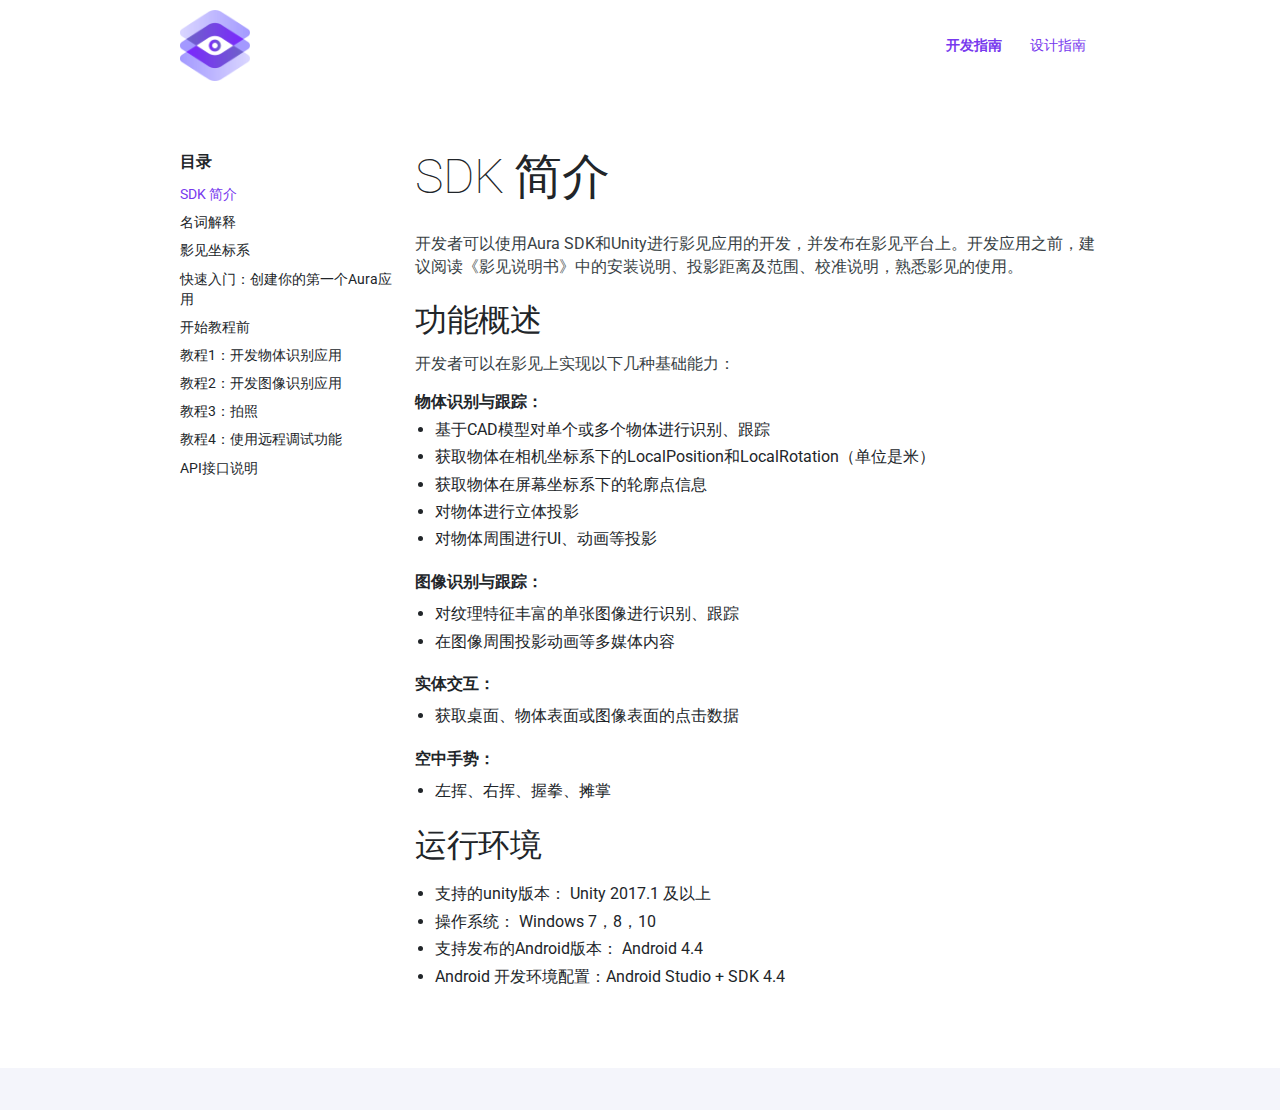
<file: index.html>
<!DOCTYPE html>
<html lang="zh">

<head>
  <meta charset="utf-8">
  <meta http-equiv="x-ua-compatible" content="ie=edge">
  <title>影见开发者文档</title>
  <meta name="viewport" content="width=device-width, initial-scale=1">

  <link rel="icon" href="images/favicon.ico">

  <link rel="stylesheet" href="css/main.css">

</head>

<body class='page page-default-list'>
  <div id="main-menu-mobile" class="main-menu-mobile">
  <ul>


    <li class="menu-item-docs active">
      <a href="index.html">
        <span>开发指南</span>
      </a>
    </li>

    <li class="menu-item-docs">
      <a href="interaction_guide.html">
        <span>设计指南</span>
      </a>
    </li>

  </ul>
</div>
  <div class="wrapper">
    <div class='header'>
  <div class="container">
    <div class="logo">
      <a href="/"><img alt="Logo" src="images/logo.svg" /></a>
    </div>
    <div class="logo-mobile">
      <a href="/"><img alt="Logo" src="images/logo-mobile.svg" /></a>
    </div>
    <div id="main-menu" class="main-menu">
  <ul>


    <li class="menu-item-home active">
      <a href="index.html">
        <span>开发指南</span>
      </a>
    </li>

    <li class="menu-item-docs">
      <a href="interaction_guide.html">
        <span>设计指南</span>
      </a>
    </li>

  </ul>
</div>
    <button id="toggle-main-menu-mobile" class="hamburger hamburger--slider" type="button">
  <span class="hamburger-box">
    <span class="hamburger-inner"></span>
  </span>
</button>
  </div>
</div>





    <div class="container pt-2 pt-md-6 pb-3 pb-md-6">
      <div class="row">
        <div class="col-12 col-md-3 mb-3">
          <div class="sidebar">

<div class="docs-menu">
  <h4>目录</h4>
  <ul>

    <li class="active" >
      <a href="index.html">SDK 简介</a>
    </li>

    <li class="">
      <a href="glossary.html">名词解释</a>
    </li>

    <li class="">
      <a href="axis.html">影见坐标系</a>
    </li>

    <li class="">
      <a href="start.html">快速入门：创建你的第一个Aura应用</a>
    </li>

    <li class="">
        <a href="before.html">开始教程前</a>
    </li>

    <li class="">
      <a href="tutorial_1.html">教程1：开发物体识别应用</a>
    </li>

    <li class="">
      <a href="tutorial_2.html">教程2：开发图像识别应用</a>
    </li>

    <li class="">
      <a href="tutorial_3.html">教程3：拍照</a>
    </li>

    <li class="">
      <a href="tutorial_4.html">教程4：使用远程调试功能</a>
    </li>

    <li class="">
      <a href="api.html">API接口说明</a>
    </li>



  </ul>
</div>

          </div>
        </div>
        <div class="col-12 col-md-9">


<!-- <span class="overview">Overview</span>
 -->

<h1 class="title">SDK 简介</h1>
<div class="content">

<p>开发者可以使用Aura SDK和Unity进行影见应用的开发，并发布在影见平台上。开发应用之前，建议阅读《影见说明书》中的安装说明、投影距离及范围、校准说明，熟悉影见的使用。</p>


<div class="summary mb-2">

  <h2 class="title-summary">功能概述</h2>
  <p> 开发者可以在影见上实现以下几种基础能力：

    <ul> <div style="font-weight: bold; margin-bottom: 5px;"><span>物体识别与跟踪：</span></div>
      <li>基于CAD模型对单个或多个物体进行识别、跟踪</li>
      <li>获取物体在相机坐标系下的LocalPosition和LocalRotation（单位是米）</li>
      <li>获取物体在屏幕坐标系下的轮廓点信息</li>
      <li>对物体进行立体投影</li>
      <li>对物体周围进行UI、动画等投影</li>
    </ul>

    <ul> <div style="font-weight: bold; margin-bottom: 10px;"><span>图像识别与跟踪：</span></div>
      <li>对纹理特征丰富的单张图像进行识别、跟踪</li>
      <li>在图像周围投影动画等多媒体内容</li>
    </ul>

    <ul> <div style="font-weight: bold; margin-bottom: 10px;"><span> 实体交互：</span></div>
      <li>获取桌面、物体表面或图像表面的点击数据</li>
    </ul>

    <ul> <div style="font-weight: bold; margin-bottom: 10px;"><span>空中手势： </span></div>
      <li>左挥、右挥、握拳、摊掌</li>
    </ul>

  </p>

</div>

<div class="summary mb-2">

  <h2 class="title-summary">运行环境</h2>
  <p>
    <ul>
      <li>支持的unity版本： Unity 2017.1 及以上</li>
      <li>操作系统： Windows 7，8，10</li>
      <li>支持发布的Android版本： Android 4.4</li>
      <li>Android 开发环境配置：Android Studio + SDK 4.4</li>
    </ul>

  </p>

</div>


<!-- <div class="summary mb-2">

  <h2 class="title-summary">Unity Package 下载</h2>
  <p>
    <a href="https://github.com/ezxr/Aura-SDK/blob/master/AURA_SDK_v2020.2.0b7.unitypackage">v2020.02下载</a>
    <br><br>
    v2020.02 更新说明：
    <ul>
      <li>新增了SDK对应算法的最低版本属性</li>
      <li>新开放AURABehaviour.auraObjects允许开发者随时得到影见空间内所有已识别物体和图像信息，以满足Update工作流的需要</li>
      <li>更新了影见的网络通信组件</li>
      <li>修复了多场景模式下，检测结果回回调多次的问题修复了若干其他问题</li>
      <li>现在可以选择哪些Scene可以响应立体投影功能</li>
      <li>修复了若干其他问题</li>
    </ul>
  </p>

  <p>
    <a href="https://github.com/ezxr/Aura-SDK/blob/master/AURA_SDK_v2020.1.0b5.unitypackage">v2020.01下载</a>
    <br><br>
    v2020.01 更新说明：
    <ul>
      <li>更新了更高效稳定的通信机制</li>
      <li>添加了可以自定义的AutoBuild功能，允许开发者在AURA开始或结束执行打包操作之前或之后执行自己的Editor操作</li>
      <li>修复了若干bug</li>
    </ul>
  </p>

  <p>
    <a href="https://github.com/ezxr/Aura-SDK/blob/master/AURA_SDK_v2019.3.0b8.unitypackage">v2019.03下载</a>
    <br><br>
    v2019.03 更新说明：
    <ul>
      <li>在同一个应用中可同时开启物体识别、图像识别</li>
      <li>添加了可以自定义的AutoBuild功能，允许开发者在AURA开始或结束执行打包操作之前或之后执行自己的Editor操作</li>
      <li>修复了若干bug</li>
    </ul>

  </p>

</div> -->


        </div>
      </div>
    </div>

  </div>

  <div class="sub-footer">
  <div class="container">
    <div class="row">
      <div class="col-12">
        <div class="sub-footer-inner">
          <ul>
            <li class="oldversions"><a href=""></a></li>
          </ul>
        </div>
      </div>
    </div>
  </div>
</div>







  <script type="text/javascript" src="script.js"></script>


    <script async src="https://www.googletagmanager.com/gtag/js?id=UA-130251315-5"></script>
    <script>
      window.dataLayer = window.dataLayer || [];
      function gtag(){dataLayer.push(arguments);}
      gtag('js', new Date());
      gtag('config', 'UA-130251315-5');
    </script>



</body>

</html>
</file>
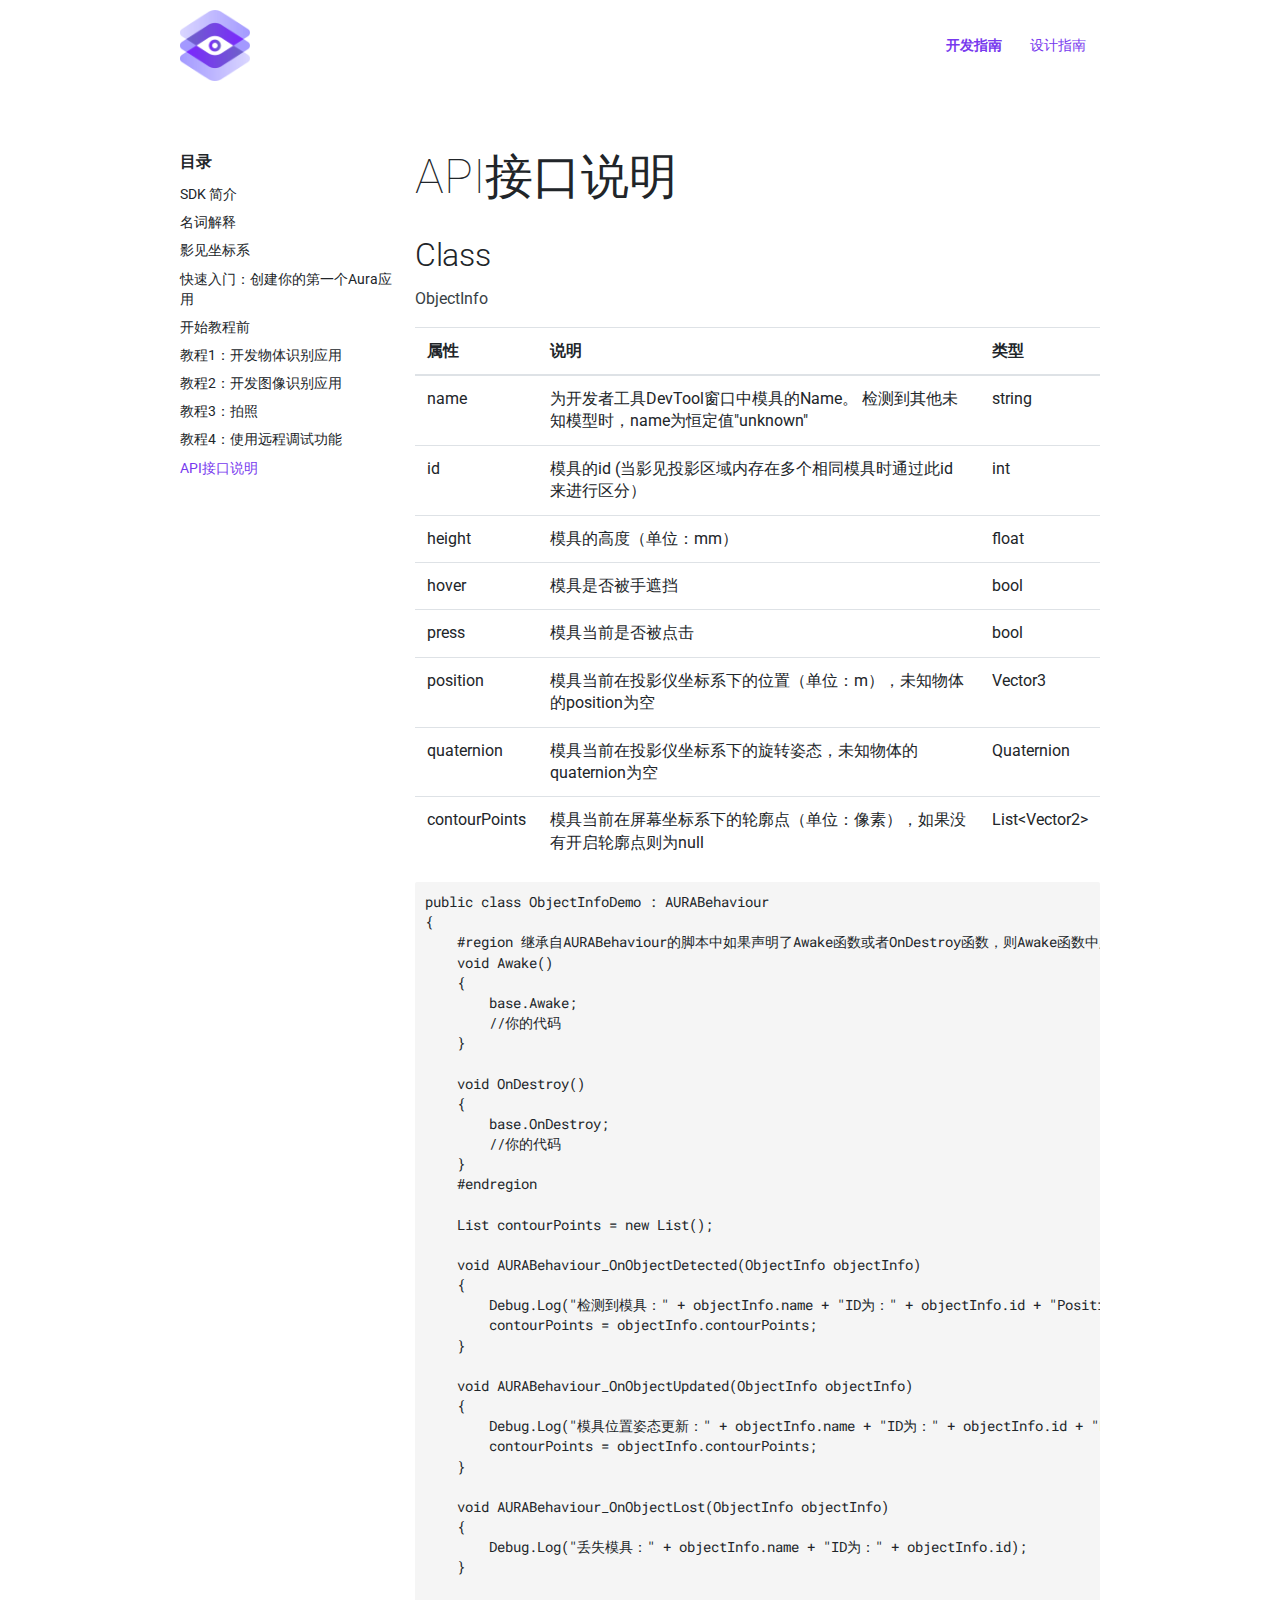
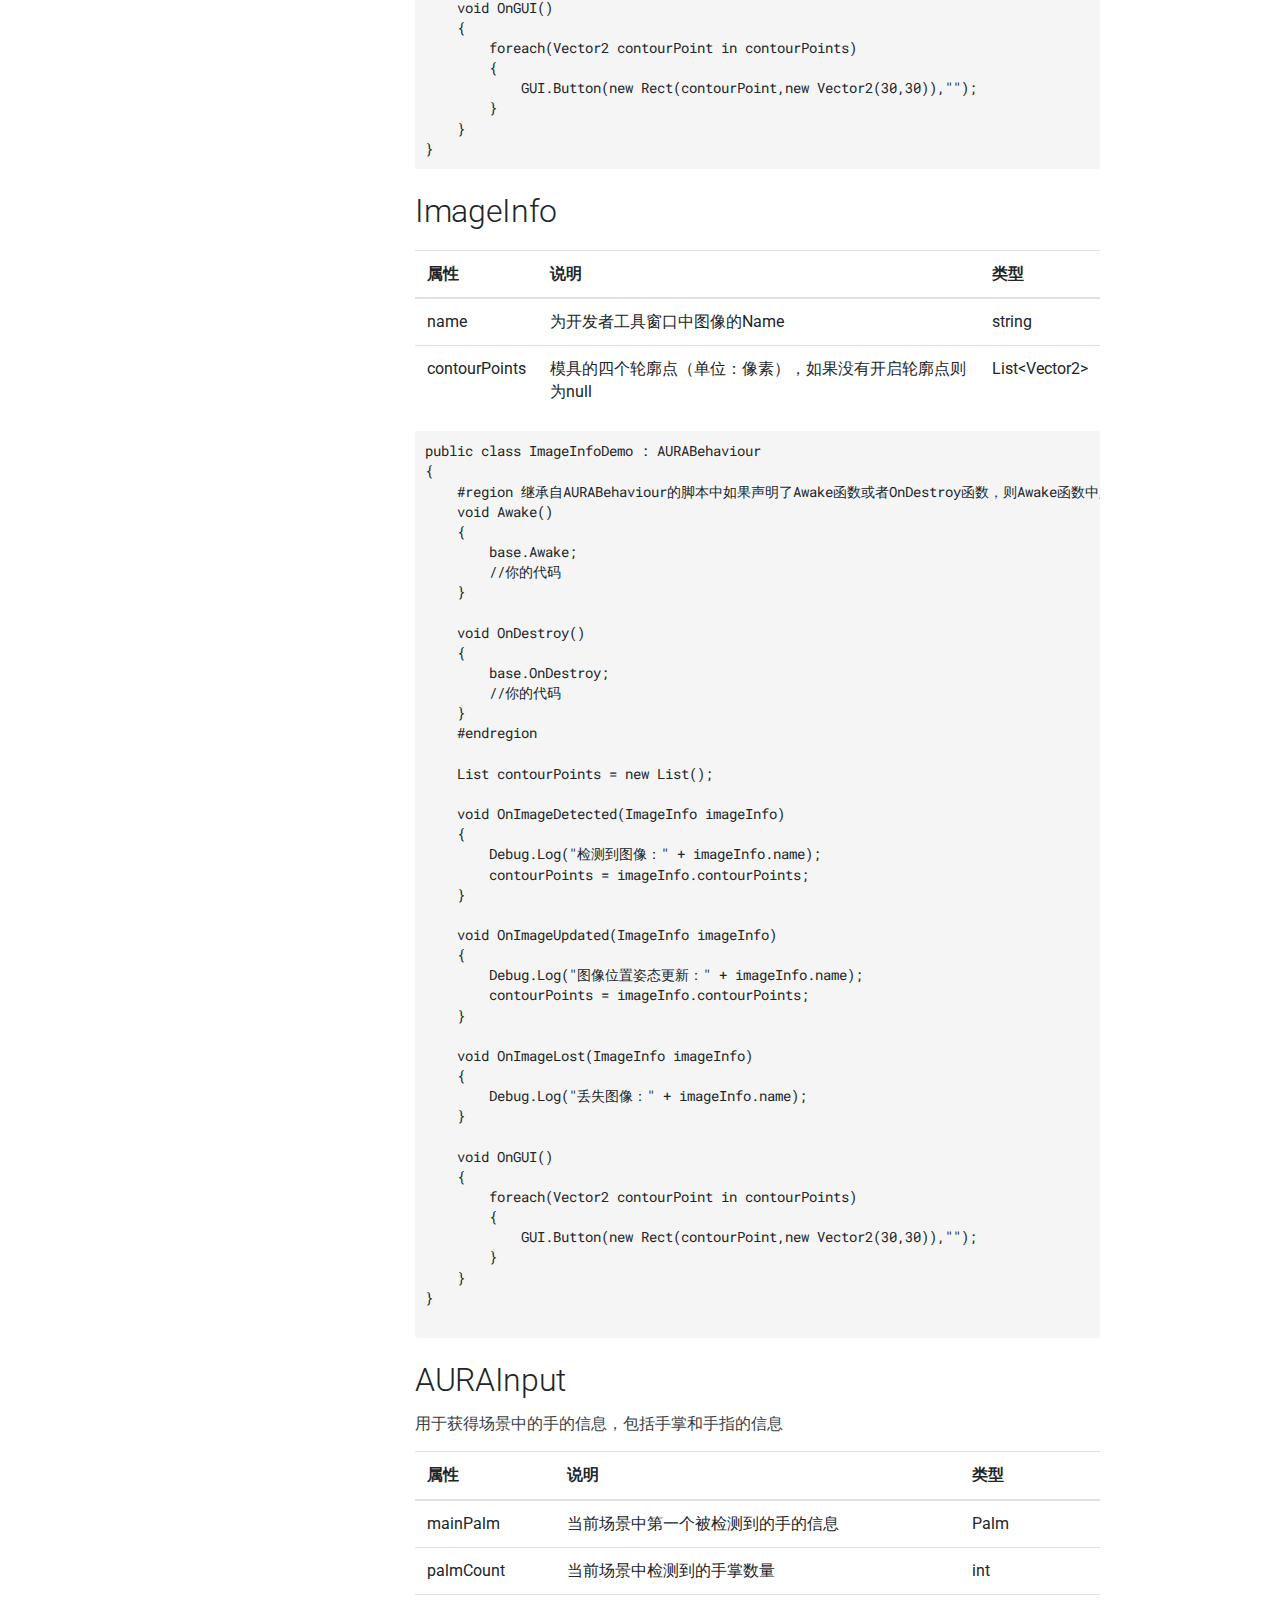
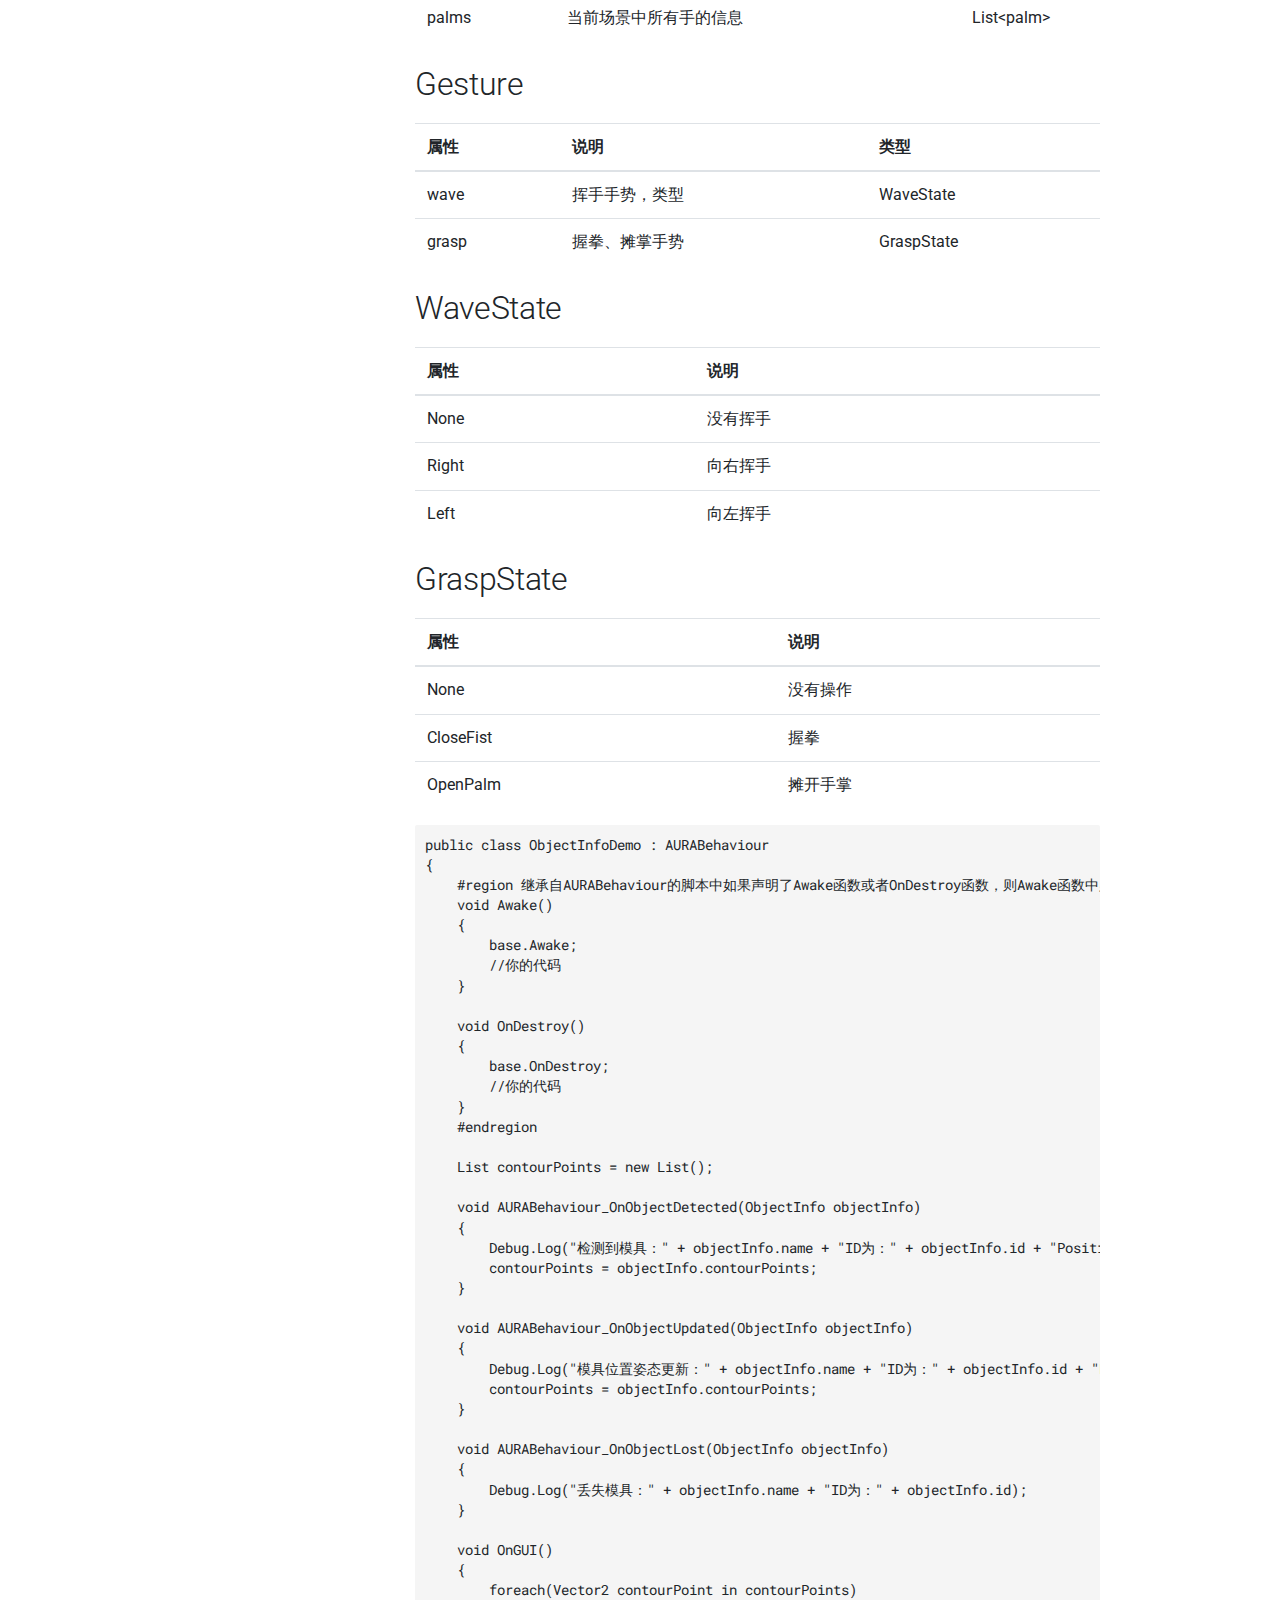
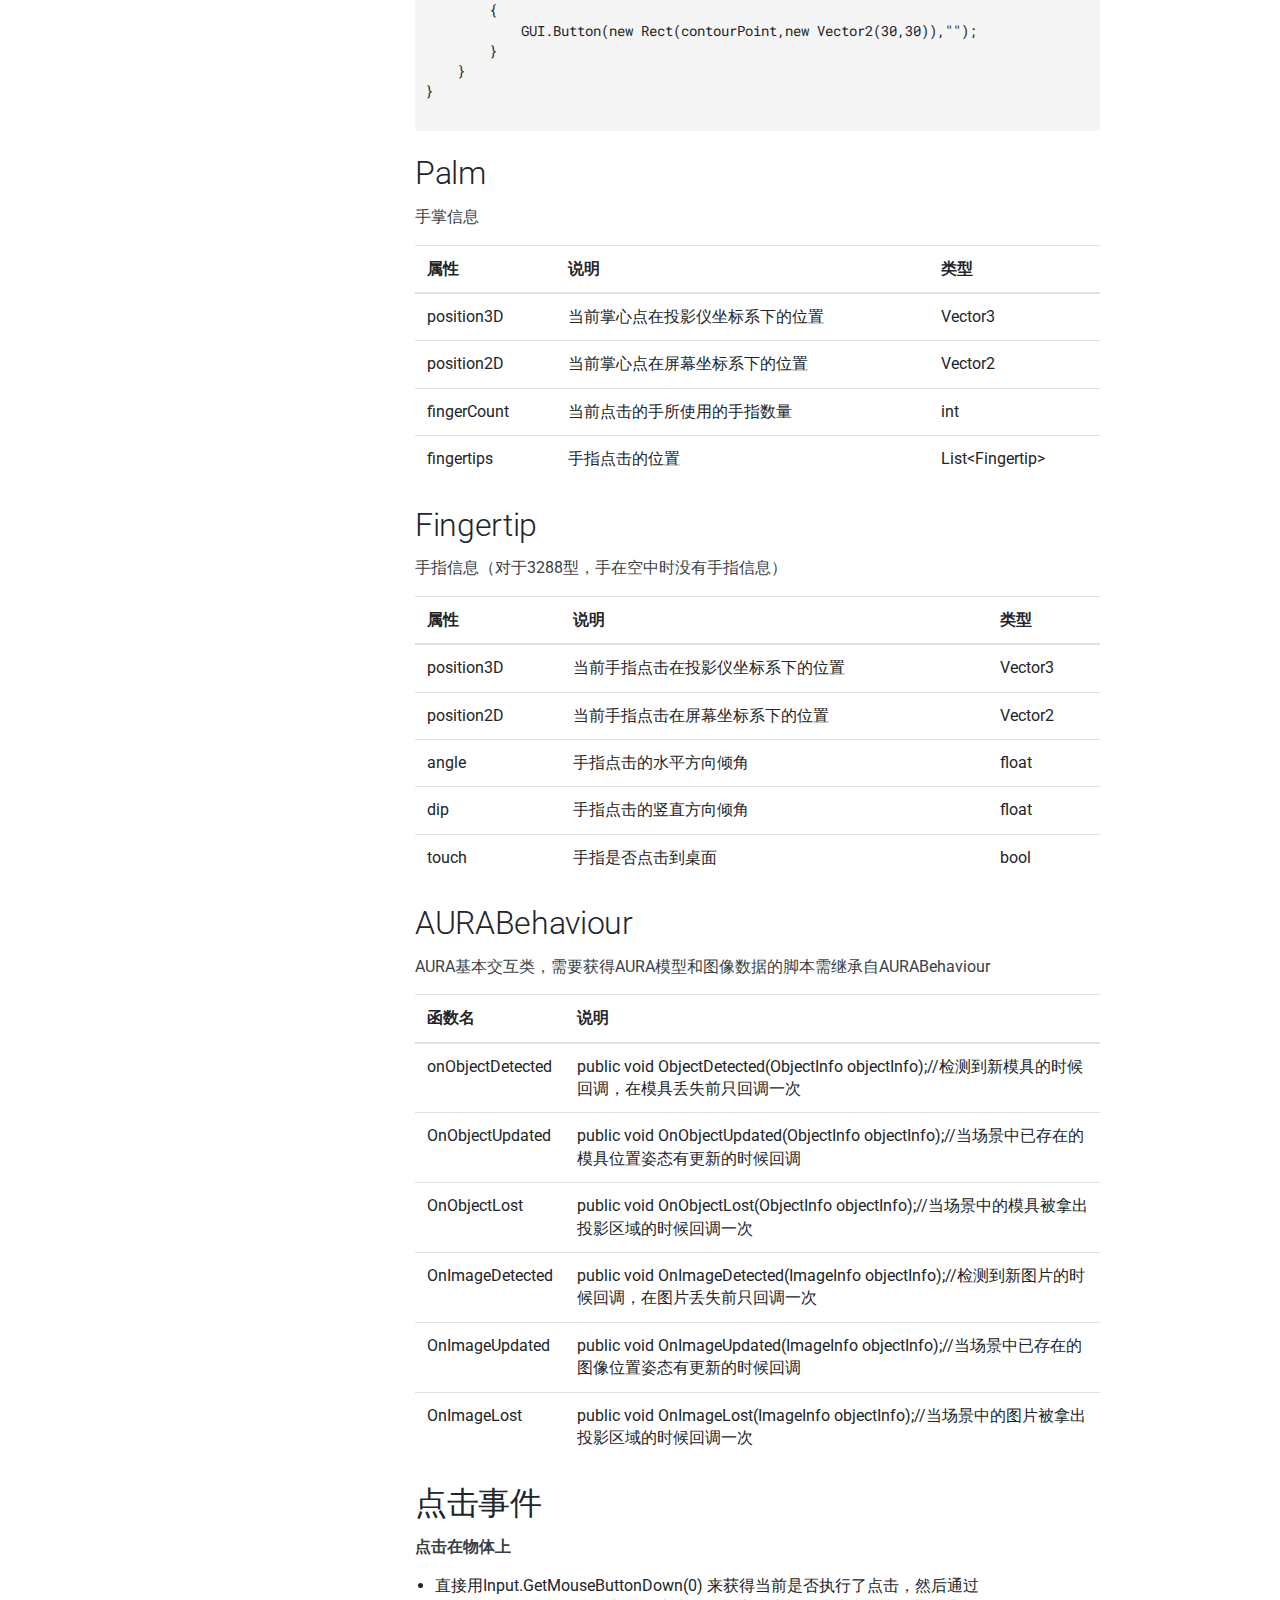
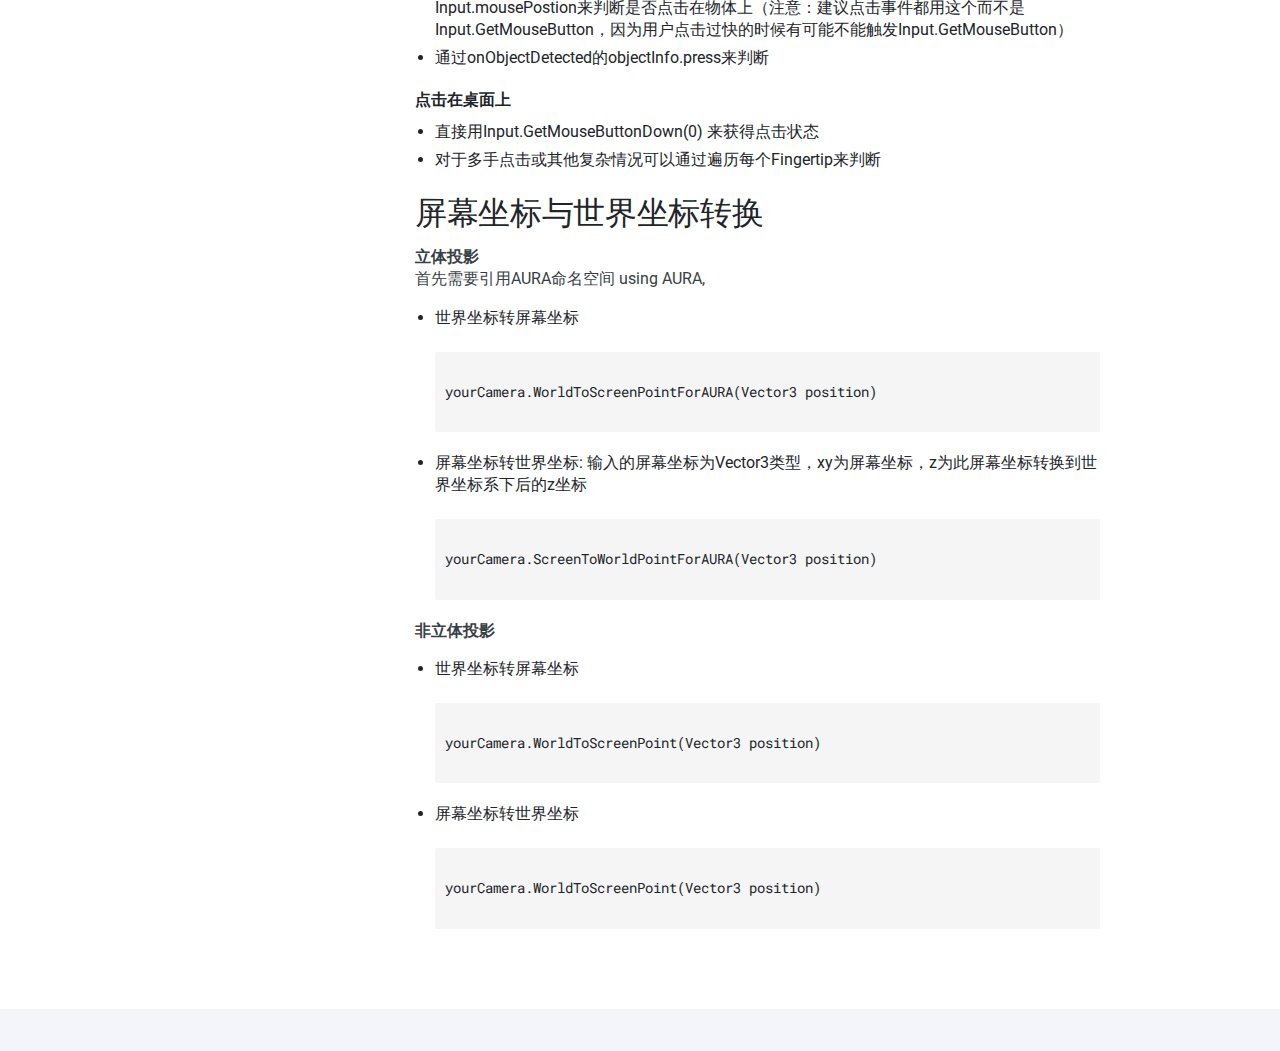
<file: api.html>
<!DOCTYPE html>
<html lang="zh">

<head>
  <meta charset="utf-8">
  <meta http-equiv="x-ua-compatible" content="ie=edge">
  <title>影见开发者文档</title>
  <meta name="viewport" content="width=device-width, initial-scale=1">

  <link rel="icon" href="images/favicon.ico">

  <link rel="stylesheet" href="css/main.css">


</head>

<body class='page page-default-list'>
  <div id="main-menu-mobile" class="main-menu-mobile">
  <ul>

    <li class="menu-item-docs active">
      <a href="index.html">
        <span>开发指南</span>
      </a>
    </li>

    <li class="menu-item-docs">
      <a href="interaction_guide.html">
        <span>设计指南</span>
      </a>
    </li>

  </ul>
</div>
  <div class="wrapper">
    <div class='header'>
  <div class="container">
    <div class="logo">
      <a href="/"><img alt="Logo" src="images/logo.svg" /></a>
    </div>
    <div class="logo-mobile">
      <a href="/"><img alt="Logo" src="images/logo-mobile.svg" /></a>
    </div>
    <div id="main-menu" class="main-menu">
  <ul>


    <li class="menu-item-home active">
      <a href="index.html">
        <span>开发指南</span>
      </a>
    </li>

    <li class="menu-item-docs">
      <a href="interaction_guide.html">
        <span>设计指南</span>
      </a>
    </li>

  </ul>
</div>
    <button id="toggle-main-menu-mobile" class="hamburger hamburger--slider" type="button">
  <span class="hamburger-box">
    <span class="hamburger-inner"></span>
  </span>
</button>
  </div>
</div>





    <div class="container pt-2 pt-md-6 pb-3 pb-md-6">
      <div class="row">
        <div class="col-12 col-md-3 mb-3">
          <div class="sidebar">

<div class="docs-menu">
  <h4>目录</h4>
  <ul>

    <li >
      <a href="index.html">SDK 简介</a>
    </li>

    <li class=" ">
      <a href="glossary.html">名词解释</a>
    </li>

    <li class="">
      <a href="axis.html">影见坐标系</a>
    </li>

    <li class="">
      <a href="start.html">快速入门：创建你的第一个Aura应用</a>
    </li>

    <li class="">
        <a href="before.html">开始教程前</a>
    </li>

    <li class="">
      <a href="tutorial_1.html">教程1：开发物体识别应用</a>
    </li>

    <li class="">
      <a href="tutorial_2.html">教程2：开发图像识别应用</a>
    </li>

    <li class="">
      <a href="tutorial_3.html">教程3：拍照</a>
    </li>

    <li class="">
      <a href="tutorial_4.html">教程4：使用远程调试功能</a>
    </li>

    <li class="active">
      <a href="api.html">API接口说明</a>
    </li>


  </ul>
</div>

          </div>
        </div>
        <div class="col-12 col-md-9">


<!-- <span class="overview">Overview</span>
 -->

<h1 class="title">API接口说明</h1>
<div class="content">
<p>
  <div class="summary mb-2">
    <h2 class="title-summary">Class
    </h2>
    <p>ObjectInfo
      <br>
      <table>
        <thead>
          <tr>
            <th>属性</th>
            <th>说明</th>
            <th>类型</th>
          </tr>
        </thead>
        <tbody>
          <tr>
            <td>name</td>
            <td>为开发者工具DevTool窗口中模具的Name。 检测到其他未知模型时，name为恒定值"unknown"</td>
            <td>string</td>
          </tr>
          <tr>
            <td>id</td>
            <td>模具的id (当影见投影区域内存在多个相同模具时通过此id来进行区分）</td>
            <td>int</td>
          </tr>
          <tr>
            <td>height</td>
            <td>模具的高度（单位：mm）</td>
            <td>float</td>
          </tr>
          <tr>
            <td>hover</td>
            <td>模具是否被手遮挡</td>
            <td>bool</td>
          </tr>
          <tr>
            <td>press</td>
            <td>模具当前是否被点击</td>
            <td>bool</td>
          </tr>
          <tr>
            <td>position</td>
            <td>模具当前在投影仪坐标系下的位置（单位：m），未知物体的position为空</td>
            <td>Vector3</td>
          </tr>
          <tr>
            <td>quaternion</td>
            <td>模具当前在投影仪坐标系下的旋转姿态，未知物体的quaternion为空</td>
            <td>Quaternion</td>
          </tr>
          <tr>
            <td>contourPoints</td>
            <td>模具当前在屏幕坐标系下的轮廓点（单位：像素），如果没有开启轮廓点则为null</td>
            <td> List<span><</span>Vector2<span>></span> </td>
          </tr>
        </tbody>
      </table>
      <div class="highlight">
        <pre class="chroma">
public class ObjectInfoDemo : AURABehaviour
{
    #region 继承自AURABehaviour的脚本中如果声明了Awake函数或者OnDestroy函数，则Awake函数中必须加入base.Awake()或base.OnDestroy()以确保识别功能正常执行
    void Awake()
    {
        base.Awake;
        //你的代码
    }

    void OnDestroy()
    {
        base.OnDestroy;
        //你的代码
    }
    #endregion

    List<Vector2> contourPoints = new List<Vector2>();

    void AURABehaviour_OnObjectDetected(ObjectInfo objectInfo)
    {
        Debug.Log("检测到模具：" + objectInfo.name + "ID为：" + objectInfo.id + "Position：" + objectInfo.position + "Quaternion：" + objectInfo.quaternion);
        contourPoints = objectInfo.contourPoints;
    }

    void AURABehaviour_OnObjectUpdated(ObjectInfo objectInfo)
    {
        Debug.Log("模具位置姿态更新：" + objectInfo.name + "ID为：" + objectInfo.id + "Position：" + objectInfo.position + "Quaternion：" + objectInfo.quaternion);
        contourPoints = objectInfo.contourPoints;
    }

    void AURABehaviour_OnObjectLost(ObjectInfo objectInfo)
    {
        Debug.Log("丢失模具：" + objectInfo.name + "ID为：" + objectInfo.id);
    }

    void OnGUI()
    {
        foreach(Vector2 contourPoint in contourPoints)
        {
            GUI.Button(new Rect(contourPoint,new Vector2(30,30)),"");
        }
    }
}
</pre>
</div>
    </p>
  </div>

  <div class="summary mb-2">
    <h2 class="title-summary">ImageInfo
    </h2>
    <p>
      <table>
        <thead>
          <tr>
            <th>属性</th>
            <th>说明</th>
            <th>类型</th>
          </tr>
        </thead>
        <tbody>
          <tr>
            <td>name</td>
            <td>为开发者工具窗口中图像的Name</td>
            <td>string</td>
          </tr>
          <tr>
            <td>contourPoints</td>
            <td>模具的四个轮廓点（单位：像素），如果没有开启轮廓点则为null </td>
            <td>List<span><</span>Vector2<span>></span></td>
          </tr>
        </tbody>
      </table>
      <div class="highlight">
        <pre class="chroma">
public class ImageInfoDemo : AURABehaviour
{
    #region 继承自AURABehaviour的脚本中如果声明了Awake函数或者OnDestroy函数，则Awake函数中必须加入base.Awake()或base.OnDestroy()以确保识别功能正常执行
    void Awake()
    {
        base.Awake;
        //你的代码
    }

    void OnDestroy()
    {
        base.OnDestroy;
        //你的代码
    }
    #endregion

    List<Vector2> contourPoints = new List<Vector2>();

    void OnImageDetected(ImageInfo imageInfo)
    {
        Debug.Log("检测到图像：" + imageInfo.name);
        contourPoints = imageInfo.contourPoints;
    }

    void OnImageUpdated(ImageInfo imageInfo)
    {
        Debug.Log("图像位置姿态更新：" + imageInfo.name);
        contourPoints = imageInfo.contourPoints;
    }

    void OnImageLost(ImageInfo imageInfo)
    {
        Debug.Log("丢失图像：" + imageInfo.name);
    }

    void OnGUI()
    {
        foreach(Vector2 contourPoint in contourPoints)
        {
            GUI.Button(new Rect(contourPoint,new Vector2(30,30)),"");
        }
    }
}
        </pre>
      </div>
    </p>
  </div>

  <div class="summary mb-2">
    <h2 class="title-summary">AURAInput
    </h2>
    <p>用于获得场景中的手的信息，包括手掌和手指的信息
      <table>
        <thead>
          <tr>
            <th>属性</th>
            <th>说明</th>
            <th>类型</th>
          </tr>
        </thead>
        <tbody>
          <tr>
            <td>mainPalm</td>
            <td>当前场景中第一个被检测到的手的信息 </td>
            <td>Palm</td>
          </tr>
          <tr>
            <td>palmCount</td>
            <td>当前场景中检测到的手掌数量 </td>
            <td>int</td>
          </tr>
          <tr>
            <td>palms</td>
            <td>当前场景中所有手的信息 </td>
            <td>List<span><</span>palm<span>></span></td>
          </tr>
        </tbody>
      </table>
  </div>

 <div class="summary mb-2">
    <h2 class="title-summary">Gesture
    </h2>
    <p>
      <table>
        <thead>
          <tr>
            <th>属性</th>
            <th>说明</th>
            <th>类型</th>
          </tr>
        </thead>
        <tbody>
          <tr>
            <td>wave</td>
            <td>挥手手势，类型 </td>
            <td>WaveState</td>
          </tr>
          <tr>
            <td>grasp</td>
            <td>握拳、摊掌手势 </td>
            <td>GraspState</td>
          </tr>
        </tbody>
      </table>
  </div>

   <div class="summary mb-2">
    <h2 class="title-summary">WaveState
    </h2>
    <p>
      <table>
        <thead>
          <tr>
            <th>属性</th>
            <th>说明</th>
          </tr>
        </thead>
        <tbody>
          <tr>
            <td>None</td>
            <td>没有挥手</td>
          </tr>
          <tr>
            <td>Right</td>
            <td>向右挥手</td>
          </tr>
          <tr>
            <td>Left</td>
            <td>向左挥手</td>
          </tr>
        </tbody>
      </table>
  </div>

     <div class="summary mb-2">
    <h2 class="title-summary">GraspState
    </h2>
    <p>
      <table>
        <thead>
          <tr>
            <th>属性</th>
            <th>说明</th>
          </tr>
        </thead>
        <tbody>
          <tr>
            <td>None</td>
            <td>没有操作</td>
          </tr>
          <tr>
            <td>CloseFist</td>
            <td>握拳</td>
          </tr>
          <tr>
            <td>OpenPalm</td>
            <td>摊开手掌</td>
          </tr>
        </tbody>
      </table>
      <div class="highlight">
        <pre class="chroma">
public class ObjectInfoDemo : AURABehaviour
{
    #region 继承自AURABehaviour的脚本中如果声明了Awake函数或者OnDestroy函数，则Awake函数中必须加入base.Awake()或base.OnDestroy()以确保识别功能正常执行
    void Awake()
    {
        base.Awake;
        //你的代码
    }

    void OnDestroy()
    {
        base.OnDestroy;
        //你的代码
    }
    #endregion

    List<Vector2> contourPoints = new List<Vector2>();

    void AURABehaviour_OnObjectDetected(ObjectInfo objectInfo)
    {
        Debug.Log("检测到模具：" + objectInfo.name + "ID为：" + objectInfo.id + "Position：" + objectInfo.position + "Quaternion：" + objectInfo.quaternion);
        contourPoints = objectInfo.contourPoints;
    }

    void AURABehaviour_OnObjectUpdated(ObjectInfo objectInfo)
    {
        Debug.Log("模具位置姿态更新：" + objectInfo.name + "ID为：" + objectInfo.id + "Position：" + objectInfo.position + "Quaternion：" + objectInfo.quaternion);
        contourPoints = objectInfo.contourPoints;
    }

    void AURABehaviour_OnObjectLost(ObjectInfo objectInfo)
    {
        Debug.Log("丢失模具：" + objectInfo.name + "ID为：" + objectInfo.id);
    }

    void OnGUI()
    {
        foreach(Vector2 contourPoint in contourPoints)
        {
            GUI.Button(new Rect(contourPoint,new Vector2(30,30)),"");
        }
    }
}
        </pre>

      </div>

  </div>



    <div class="summary mb-2">
    <h2 class="title-summary">Palm
    </h2>
    <p>手掌信息
      <table>
        <thead>
          <tr>
            <th>属性</th>
            <th>说明</th>
            <th>类型</th>
          </tr>
        </thead>
        <tbody>
          <tr>
            <td>position3D</td>
            <td>当前掌心点在投影仪坐标系下的位置  </td>
            <td>Vector3 </td>
          </tr>
          <tr>
            <td>position2D  </td>
            <td>当前掌心点在屏幕坐标系下的位置 </td>
            <td>Vector2</td>
          </tr>
          <tr>
            <td>fingerCount</td>
            <td>当前点击的手所使用的手指数量  </td>
            <td>int</td>
          </tr>
          <tr>
            <td>fingertips</td>
            <td>手指点击的位置 </td>
            <td>List<span><</span>Fingertip<span>></span></td>
          </tr>
        </tbody>
      </table>
  </div>

<div class="summary mb-2">
    <h2 class="title-summary">Fingertip
    </h2>
    <p>手指信息（对于3288型，手在空中时没有手指信息）
      <table>
        <thead>
          <tr>
            <th>属性</th>
            <th>说明</th>
            <th>类型</th>
          </tr>
        </thead>
        <tbody>
          <tr>
            <td>position3D</td>
            <td>当前手指点击在投影仪坐标系下的位置   </td>
            <td>Vector3 </td>
          </tr>
          <tr>
            <td>position2D  </td>
            <td>当前手指点击在屏幕坐标系下的位置   </td>
            <td>Vector2</td>
          </tr>
          <tr>
            <td>angle</td>
            <td>手指点击的水平方向倾角   </td>
            <td>float</td>
          </tr>
          <tr>
            <td>dip</td>
            <td>手指点击的竖直方向倾角  </td>
            <td>float</td>
          </tr>
          <tr>
            <td>touch</td>
            <td>手指是否点击到桌面   </td>
            <td>bool</td>
          </tr>
        </tbody>
      </table>
  </div>

  <div class="summary mb-2">
    <h2 class="title-summary">AURABehaviour
    </h2>
    <p>AURA基本交互类，需要获得AURA模型和图像数据的脚本需继承自AURABehaviour
      <table>
        <thead>
          <tr>
            <th>函数名</th>
            <th>说明</th>
          </tr>
        </thead>
        <tbody>
          <tr>
            <td>onObjectDetected  </td>
            <td>public void ObjectDetected(ObjectInfo objectInfo);//检测到新模具的时候回调，在模具丢失前只回调一次
</td>
          </tr>
          <tr>
            <td>OnObjectUpdated   </td>
            <td>public void OnObjectUpdated(ObjectInfo objectInfo);//当场景中已存在的模具位置姿态有更新的时候回调   </td>
          </tr>
          <tr>
            <td>OnObjectLost</td>
            <td>public void OnObjectLost(ObjectInfo objectInfo);//当场景中的模具被拿出投影区域的时候回调一次 </td>
          </tr>
          <tr>
            <td>OnImageDetected </td>
            <td>public void OnImageDetected(ImageInfo objectInfo);//检测到新图片的时候回调，在图片丢失前只回调一次  </td>
          </tr>
          <tr>
            <td>OnImageUpdated</td>
            <td>public void OnImageUpdated(ImageInfo objectInfo);//当场景中已存在的图像位置姿态有更新的时候回调   </td>
          </tr>
          <tr>
            <td>OnImageLost </td>
            <td>public void OnImageLost(ImageInfo objectInfo);//当场景中的图片被拿出投影区域的时候回调一次 </td>
          </tr>
        </tbody>
      </table>
  </div>

 <div class="summary mb-2">
    <h2 class="title-summary">点击事件
    </h2>
    <p><strong>点击在物体上</strong> <br>
     <ul>
      <li>直接用Input.GetMouseButtonDown(0) 来获得当前是否执行了点击，然后通过Input.mousePostion来判断是否点击在物体上（注意：建议点击事件都用这个而不是Input.GetMouseButton，因为用户点击过快的时候有可能不能触发Input.GetMouseButton）</li>
      <li>通过onObjectDetected的objectInfo.press来判断</li>
    </ul>
    <strong>点击在桌面上</strong> <br>
     <ul>
      <li>直接用Input.GetMouseButtonDown(0) 来获得点击状态</li>
      <li>对于多手点击或其他复杂情况可以通过遍历每个Fingertip来判断</li>
    </ul>
    </p>
  </div>

   <div class="summary mb-2">
    <h2 class="title-summary">屏幕坐标与世界坐标转换
    </h2>
    <p><strong>立体投影</strong> <br>

      首先需要引用AURA命名空间 using AURA,<br>
       <ul>
      <li>世界坐标转屏幕坐标<br><br>
      <div class="highlight">
        <pre class="chroma">

yourCamera.WorldToScreenPointForAURA(Vector3 position)
        </pre>
      </div>
     </li>
     <li>屏幕坐标转世界坐标:  输入的屏幕坐标为Vector3类型，xy为屏幕坐标，z为此屏幕坐标转换到世界坐标系下后的z坐标<br><br>
      <div class="highlight">
        <pre class="chroma">

yourCamera.ScreenToWorldPointForAURA(Vector3 position)
        </pre>
      </div>
     </li>
    </ul>
    </p>

    <p><strong>非立体投影</strong> <br>
       <ul>
      <li>世界坐标转屏幕坐标<br><br>
      <div class="highlight">
        <pre class="chroma">

yourCamera.WorldToScreenPoint(Vector3 position)
 </pre>
      </div>
     </li>
     <li>屏幕坐标转世界坐标<br><br>
      <div class="highlight">
        <pre class="chroma">

yourCamera.WorldToScreenPoint(Vector3 position)
 </pre>
      </div>
     </li>
    </ul>
    </p>
  </div>



</p>


</div>
      </div>
    </div>

  </div>

  <div class="sub-footer">
  <div class="container">
    <div class="row">
      <div class="col-12">
        <div class="sub-footer-inner">
          <ul>
            <li class="oldversions"><a href="/"></a></li>
          </ul>
        </div>
      </div>
    </div>
  </div>
</div>







  <script type="text/javascript" src="script.js"></script>


    <script async src="https://www.googletagmanager.com/gtag/js?id=UA-130251315-5"></script>
    <script>
      window.dataLayer = window.dataLayer || [];
      function gtag(){dataLayer.push(arguments);}
      gtag('js', new Date());
      gtag('config', 'UA-130251315-5');
    </script>



</body>

</html>
</file>
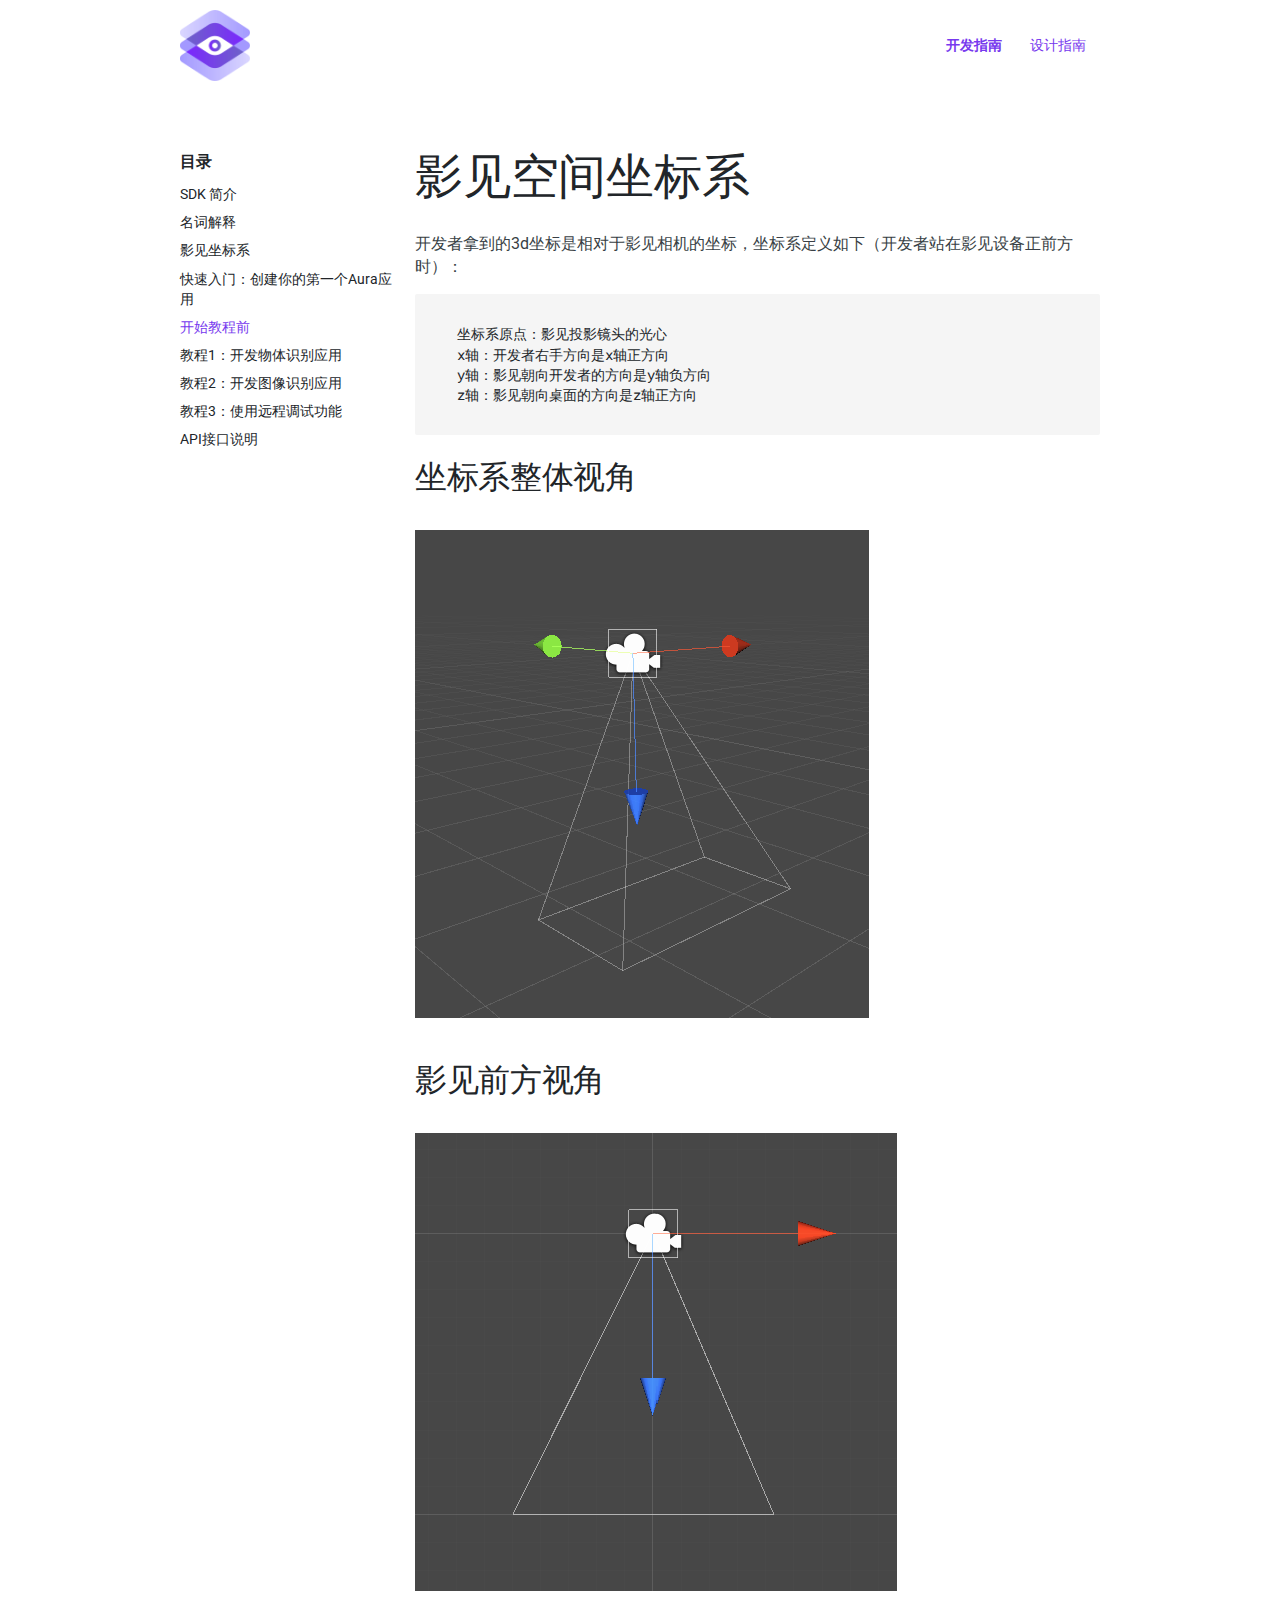
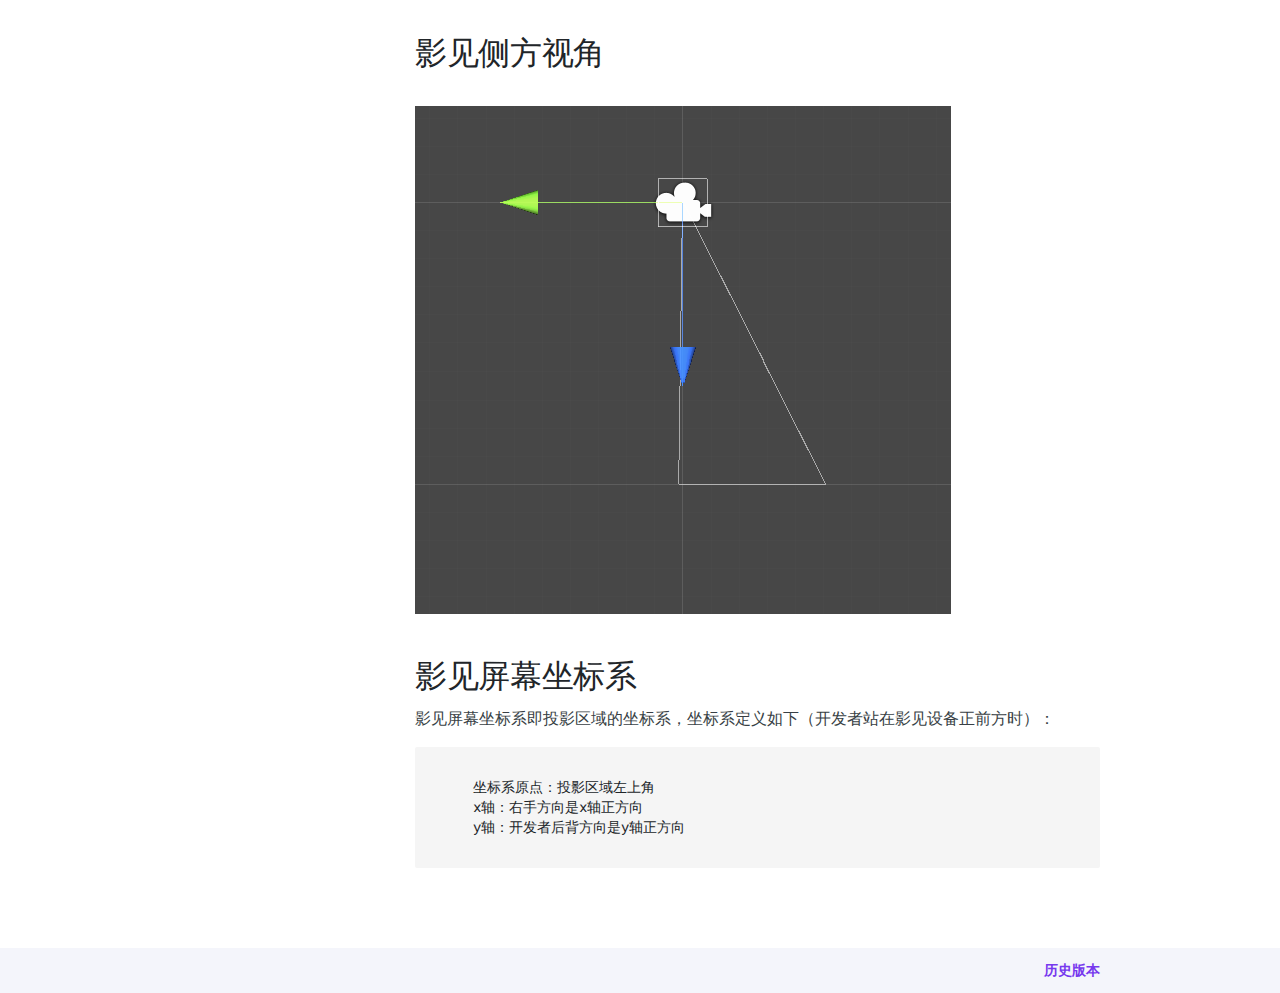
<file: axis.html>
<!DOCTYPE html>
<html lang="zh">

<head>
  <meta charset="utf-8">
  <meta http-equiv="x-ua-compatible" content="ie=edge">
  <title>影见开发者文档</title>
  <meta name="viewport" content="width=device-width, initial-scale=1">
  
  <link rel="icon" href="images/favicon.ico"> 
  
  <link rel="stylesheet" href="css/main.css">
    

</head>

<body class='page page-default-list'>
  <div id="main-menu-mobile" class="main-menu-mobile">
  <ul>
    
    
    <li class="menu-item-docs active">
      <a href="/">
        <span>开发指南</span>
      </a>
    </li>
    
    <li class="menu-item-docs">
      <a href="/docs/">
        <span>设计指南</span>
      </a>
    </li>
    
  </ul>
</div>
  <div class="wrapper">
    <div class='header'>
  <div class="container">
    <div class="logo">
      <a href="/"><img alt="Logo" src="images/logo.svg" /></a>
    </div>
    <div class="logo-mobile">
      <a href="/"><img alt="Logo" src="images/logo-mobile.svg" /></a>
    </div>
    <div id="main-menu" class="main-menu">
  <ul>
    
    
    <li class="menu-item-home active">
      <a href="/">
        <span>开发指南</span>
      </a>
    </li>
    
    <li class="menu-item-docs">
      <a href="/docs/">
        <span>设计指南</span>
      </a>
    </li>
    
  </ul>
</div>
    <button id="toggle-main-menu-mobile" class="hamburger hamburger--slider" type="button">
  <span class="hamburger-box">
    <span class="hamburger-inner"></span>
  </span>
</button>
  </div>
</div>


  

    
    <div class="container pt-2 pt-md-6 pb-3 pb-md-6">
      <div class="row">
        <div class="col-12 col-md-3 mb-3">
          <div class="sidebar">
            
<div class="docs-menu">
  <h4>目录</h4>
  <ul>
    
    <li >
      <a href="index.html">SDK 简介</a>
    </li>
    
    <li class=" ">
      <a href="glossary.html">名词解释</a>
    </li>
    
    <li class="">
      <a href="axis.html">影见坐标系</a>
    </li>
    
    <li class="">
      <a href="start.html">快速入门：创建你的第一个Aura应用</a>
    </li>

    <li class="active">
        <a href="before.html">开始教程前</a>
    </li>

    <li class="">
      <a href="/docs/example/">教程1：开发物体识别应用</a>
    </li>

    <li class="">
      <a href="/docs/example/">教程2：开发图像识别应用</a>
    </li>

    <li class="">
      <a href="/docs/example/">教程3：使用远程调试功能</a>
    </li>

    <li class="">
      <a href="/docs/example/">API接口说明</a>
    </li>

    
  </ul>
</div>

          </div>
        </div>
        <div class="col-12 col-md-9">
          

<!-- <span class="overview">Overview</span>
 -->

<h1 class="title">影见空间坐标系</h1>
<div class="content">
<p>开发者拿到的3d坐标是相对于影见相机的坐标，坐标系定义如下（开发者站在影见设备正前方时）：

  <div class="highlight">
    <pre class="chroma">
      
    坐标系原点：影见投影镜头的光心
    x轴：开发者右手方向是x轴正方向
    y轴：影见朝向开发者的方向是y轴负方向
    z轴：影见朝向桌面的方向是z轴正方向   
    </pre>
  </div>

  <div class="summary mb-2">
    <h2 class="title-summary">坐标系整体视角</h2>
    <p> 
      <img src="images/axis/影见坐标系-立体.png">
    </p>
  </div>

  <div class="summary mb-2">  
    <h2 class="title-summary">影见前方视角</h2>
    <p> 
      <img src="images/axis/影见坐标系-前方.png">
    </p>
  </div>

  <div class="summary mb-2">  
    <h2 class="title-summary">影见侧方视角</h2>
    <p> 
      <img src="images/axis/影见坐标系-左手侧.png">
    </p>
  </div>

  <div class="summary mb-2">
    
    <h2 class="title-summary">影见屏幕坐标系</h2>
    <p> 影见屏幕坐标系即投影区域的坐标系，坐标系定义如下（开发者站在影见设备正前方时）：
      <br>
      <div class="highlight">
        <pre class="chroma">

      坐标系原点：投影区域左上角
      x轴：右手方向是x轴正方向
      y轴：开发者后背方向是y轴正方向
        </pre>
      </div>
    </p>
  </div>

</p>

</div>
      </div>
    </div>
    
  </div>

  <div class="sub-footer">
  <div class="container">
    <div class="row">
      <div class="col-12">
        <div class="sub-footer-inner">
          <ul>
            <li class="oldversions"><a href="">历史版本</a></li>
          </ul>
        </div>
      </div>
    </div>
  </div>
</div>

  

  
  

  
  <script type="text/javascript" src="script.js"></script>
  
    
    <script async src="https://www.googletagmanager.com/gtag/js?id=UA-130251315-5"></script>
    <script>
      window.dataLayer = window.dataLayer || [];
      function gtag(){dataLayer.push(arguments);}
      gtag('js', new Date());
      gtag('config', 'UA-130251315-5');
    </script>
  


</body>

</html>
</file>
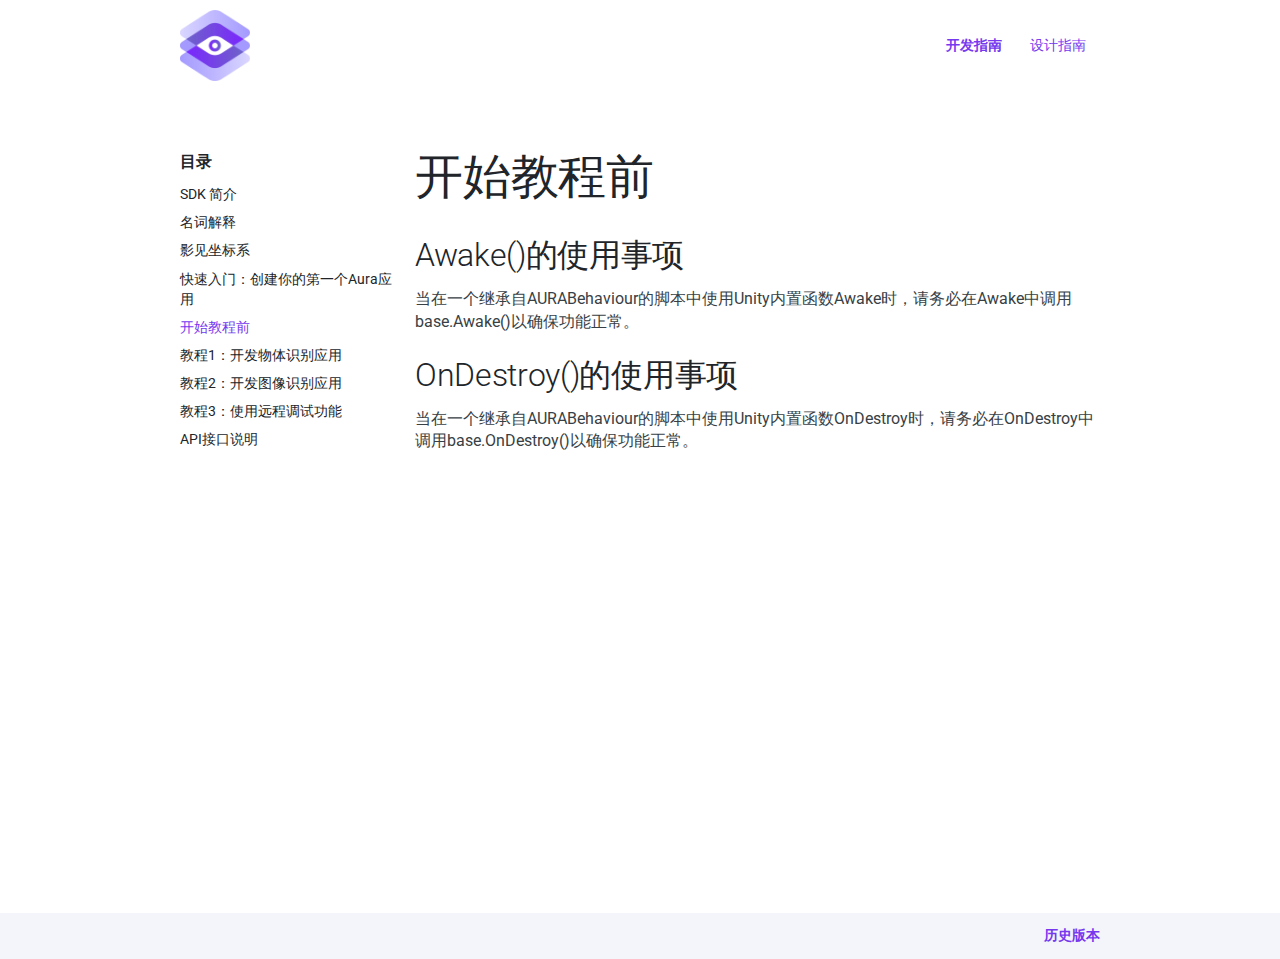
<file: before.html>
<!DOCTYPE html>
<html lang="zh">

<head>
  <meta charset="utf-8">
  <meta http-equiv="x-ua-compatible" content="ie=edge">
  <title>影见开发者文档</title>
  <meta name="viewport" content="width=device-width, initial-scale=1">
  
  <link rel="icon" href="images/favicon.ico"> 
  
  <link rel="stylesheet" href="css/main.css">
    

</head>

<body class='page page-default-list'>
  <div id="main-menu-mobile" class="main-menu-mobile">
  <ul>
    
    
    <li class="menu-item-docs active">
      <a href="/">
        <span>开发指南</span>
      </a>
    </li>
    
    <li class="menu-item-docs">
      <a href="/docs/">
        <span>设计指南</span>
      </a>
    </li>
    
  </ul>
</div>
  <div class="wrapper">
    <div class='header'>
  <div class="container">
    <div class="logo">
      <a href="/"><img alt="Logo" src="images/logo.svg" /></a>
    </div>
    <div class="logo-mobile">
      <a href="/"><img alt="Logo" src="images/logo-mobile.svg" /></a>
    </div>
    <div id="main-menu" class="main-menu">
  <ul>
    
    
    <li class="menu-item-home active">
      <a href="/">
        <span>开发指南</span>
      </a>
    </li>
    
    <li class="menu-item-docs">
      <a href="/docs/">
        <span>设计指南</span>
      </a>
    </li>
    
  </ul>
</div>
    <button id="toggle-main-menu-mobile" class="hamburger hamburger--slider" type="button">
  <span class="hamburger-box">
    <span class="hamburger-inner"></span>
  </span>
</button>
  </div>
</div>


  

    
    <div class="container pt-2 pt-md-6 pb-3 pb-md-6">
      <div class="row">
        <div class="col-12 col-md-3 mb-3">
          <div class="sidebar">
            
<div class="docs-menu">
  <h4>目录</h4>
  <ul>
    
    <li >
      <a href="index.html">SDK 简介</a>
    </li>
    
    <li class=" ">
      <a href="glossary.html">名词解释</a>
    </li>
    
    <li class="">
      <a href="axis.html">影见坐标系</a>
    </li>
    
    <li class="">
      <a href="start.html">快速入门：创建你的第一个Aura应用</a>
    </li>

    <li class="active">
        <a href="before.html">开始教程前</a>
    </li>

    <li class="">
      <a href="/docs/example/">教程1：开发物体识别应用</a>
    </li>

    <li class="">
      <a href="/docs/example/">教程2：开发图像识别应用</a>
    </li>

    <li class="">
      <a href="/docs/example/">教程3：使用远程调试功能</a>
    </li>

    <li class="">
      <a href="/docs/example/">API接口说明</a>
    </li>

    
  </ul>
</div>

          </div>
        </div>
        <div class="col-12 col-md-9">
          

<!-- <span class="overview">Overview</span>
 -->

<h1 class="title">开始教程前</h1>
<div class="content">
<p>


  <div class="summary mb-2">
    <h2 class="title-summary">Awake()的使用事项
    </h2>
    <p>当在一个继承自AURABehaviour的脚本中使用Unity内置函数Awake时，请务必在Awake中调用base.Awake()以确保功能正常。
    </p>
  </div>

  <div class="summary mb-2">
    <h2 class="title-summary">OnDestroy()的使用事项
    </h2>
    <p>
      当在一个继承自AURABehaviour的脚本中使用Unity内置函数OnDestroy时，请务必在OnDestroy中调用base.OnDestroy()以确保功能正常。

      <br>
      <br>
      <br>
      <br>
      <br>
      <br>
      <br>
      <br>
      <br>
      <br>
      <br>
      <br>
      <br>
      <br>
      <br>
      <br>
      <br>
      <br>

    </p>
  </div>
 

</p>

</div>
      </div>
    </div>
    
  </div>

  <div class="sub-footer">
  <div class="container">
    <div class="row">
      <div class="col-12">
        <div class="sub-footer-inner">
          <ul>
            <li class="oldversions"><a href="/">历史版本</a></li>
          </ul>
        </div>
      </div>
    </div>
  </div>
</div>

  

  
  

  
  <script type="text/javascript" src="script.js"></script>
  
    
    <script async src="https://www.googletagmanager.com/gtag/js?id=UA-130251315-5"></script>
    <script>
      window.dataLayer = window.dataLayer || [];
      function gtag(){dataLayer.push(arguments);}
      gtag('js', new Date());
      gtag('config', 'UA-130251315-5');
    </script>
  


</body>

</html>
</file>
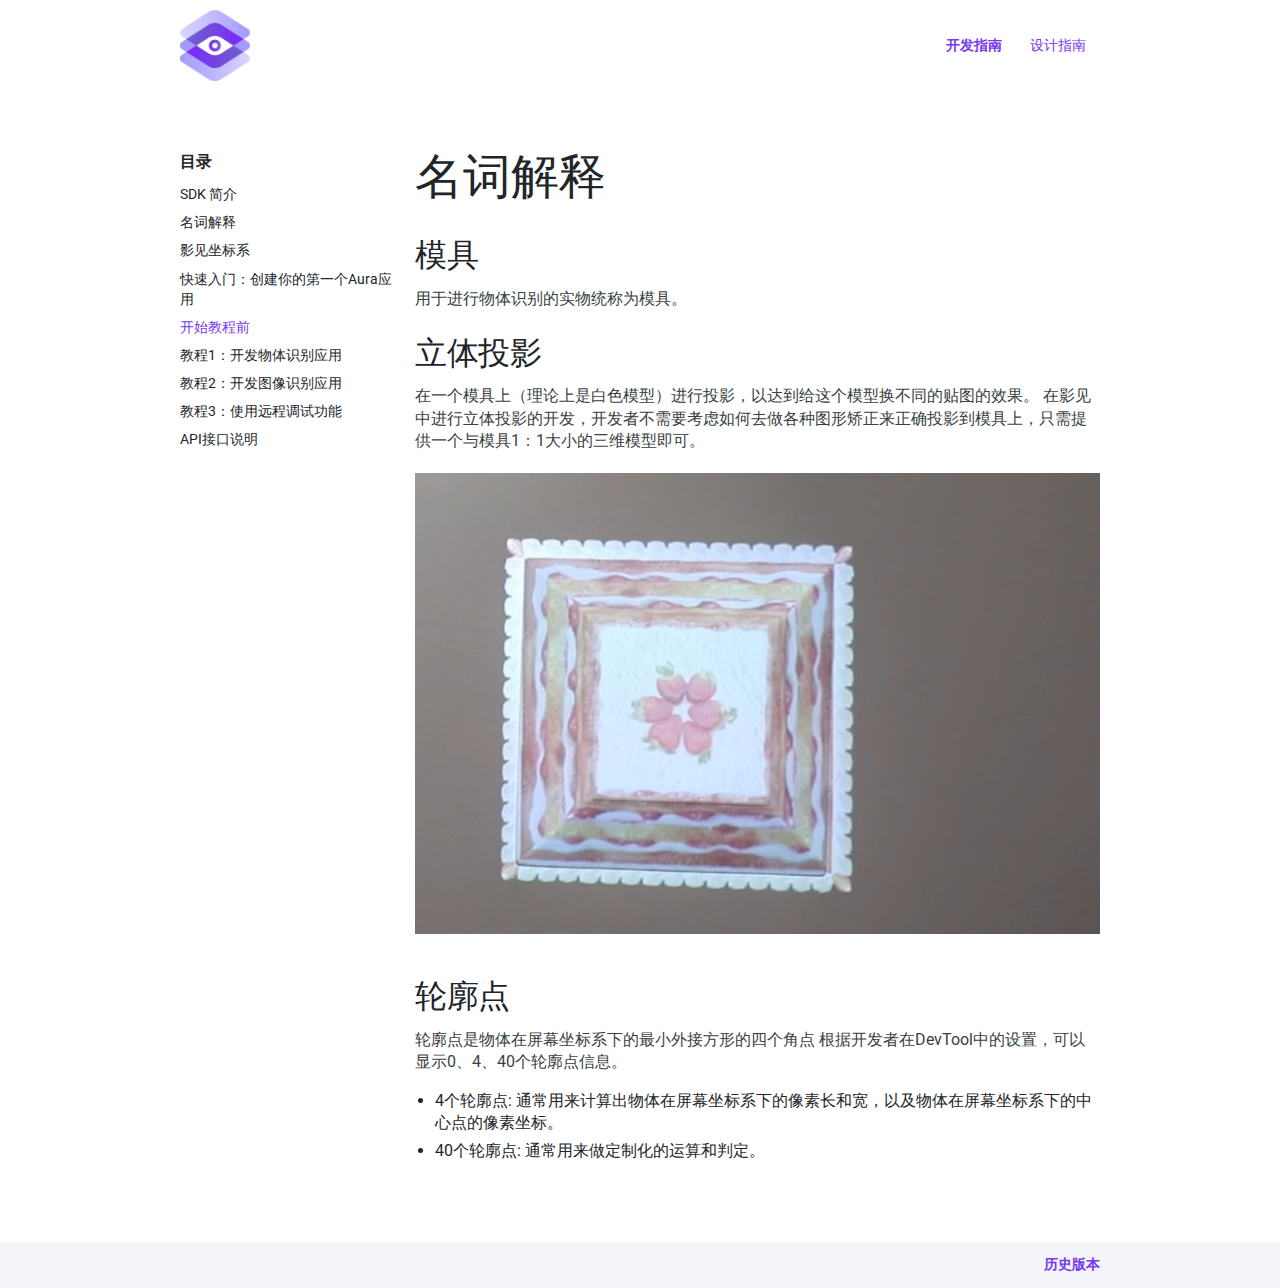
<file: glossary.html>
<!DOCTYPE html>
<html lang="zh">

<head>
  <meta charset="utf-8">
  <meta http-equiv="x-ua-compatible" content="ie=edge">
  <title>影见开发者文档</title>
  <meta name="viewport" content="width=device-width, initial-scale=1">
  
  <link rel="icon" href="images/favicon.ico"> 
  
  <link rel="stylesheet" href="css/main.css">
    

</head>

<body class='page page-default-list'>
  <div id="main-menu-mobile" class="main-menu-mobile">
  <ul>
    
    
    <li class="menu-item-docs active">
      <a href="/">
        <span>开发指南</span>
      </a>
    </li>
    
    <li class="menu-item-docs">
      <a href="/docs/">
        <span>设计指南</span>
      </a>
    </li>
    
  </ul>
</div>
  <div class="wrapper">
    <div class='header'>
  <div class="container">
    <div class="logo">
      <a href="/"><img alt="Logo" src="images/logo.svg" /></a>
    </div>
    <div class="logo-mobile">
      <a href="/"><img alt="Logo" src="images/logo-mobile.svg" /></a>
    </div>
    <div id="main-menu" class="main-menu">
  <ul>
    
    
    <li class="menu-item-home active">
      <a href="/">
        <span>开发指南</span>
      </a>
    </li>
    
    <li class="menu-item-docs">
      <a href="/docs/">
        <span>设计指南</span>
      </a>
    </li>
    
  </ul>
</div>
    <button id="toggle-main-menu-mobile" class="hamburger hamburger--slider" type="button">
  <span class="hamburger-box">
    <span class="hamburger-inner"></span>
  </span>
</button>
  </div>
</div>


  

    
    <div class="container pt-2 pt-md-6 pb-3 pb-md-6">
      <div class="row">
        <div class="col-12 col-md-3 mb-3">
          <div class="sidebar">
            
<div class="docs-menu">
  <h4>目录</h4>
  <ul>
    
    <li >
      <a href="index.html">SDK 简介</a>
    </li>
    
    <li class="">
      <a href="glossary.html">名词解释</a>
    </li>
    
    <li class="">
      <a href="axis.html">影见坐标系</a>
    </li>
    
    <li class="">
      <a href="start.html">快速入门：创建你的第一个Aura应用</a>
    </li>

    <li class="active">
        <a href="before.html">开始教程前</a>
    </li>

    <li class="">
      <a href="/docs/example/">教程1：开发物体识别应用</a>
    </li>

    <li class="">
      <a href="/docs/example/">教程2：开发图像识别应用</a>
    </li>

    <li class="">
      <a href="/docs/example/">教程3：使用远程调试功能</a>
    </li>

    <li class="">
      <a href="/docs/example/">API接口说明</a>
    </li>

    
  </ul>
</div>

          </div>
        </div>
        <div class="col-12 col-md-9">
          

<!-- <span class="overview">Overview</span>
 -->

<h1 class="title">名词解释</h1>
<div class="content">
  

<div class="summary mb-2">
  
  <h2 class="title-summary">模具</h2>
  <p> 用于进行物体识别的实物统称为模具。

  </p>

</div>

<div class="summary mb-2">
  
  <h2 class="title-summary">立体投影</h2>
  <p> 在一个模具上（理论上是白色模型）进行投影，以达到给这个模型换不同的贴图的效果。 在影见中进行立体投影的开发，开发者不需要考虑如何去做各种图形矫正来正确投影到模具上，只需提供一个与模具1：1大小的三维模型即可。
  <img src="images/glossary/1.png">
  </p>

</div>


<div class="summary mb-2">
  
  <h2 class="title-summary">轮廓点</h2>
  <p> 轮廓点是物体在屏幕坐标系下的最小外接方形的四个角点 根据开发者在DevTool中的设置，可以显示0、4、40个轮廓点信息。
    <br>
    <ul> 
      <li><span>4个轮廓点:<span> 通常用来计算出物体在屏幕坐标系下的像素长和宽，以及物体在屏幕坐标系下的中心点的像素坐标。</li>
      <li><span>40个轮廓点:<span> 通常用来做定制化的运算和判定。</li>
    </ul>

  </p>

</div>





        </div>
      </div>
    </div>
    
  </div>

  <div class="sub-footer">
  <div class="container">
    <div class="row">
      <div class="col-12">
        <div class="sub-footer-inner">
          <ul>
            <li class="oldversions"><a href="">历史版本</a></li>
          </ul>
        </div>
      </div>
    </div>
  </div>
</div>

  

  
  

  
  <script type="text/javascript" src="script.js"></script>
  
    
    <script async src="https://www.googletagmanager.com/gtag/js?id=UA-130251315-5"></script>
    <script>
      window.dataLayer = window.dataLayer || [];
      function gtag(){dataLayer.push(arguments);}
      gtag('js', new Date());
      gtag('config', 'UA-130251315-5');
    </script>
  


</body>

</html>
</file>
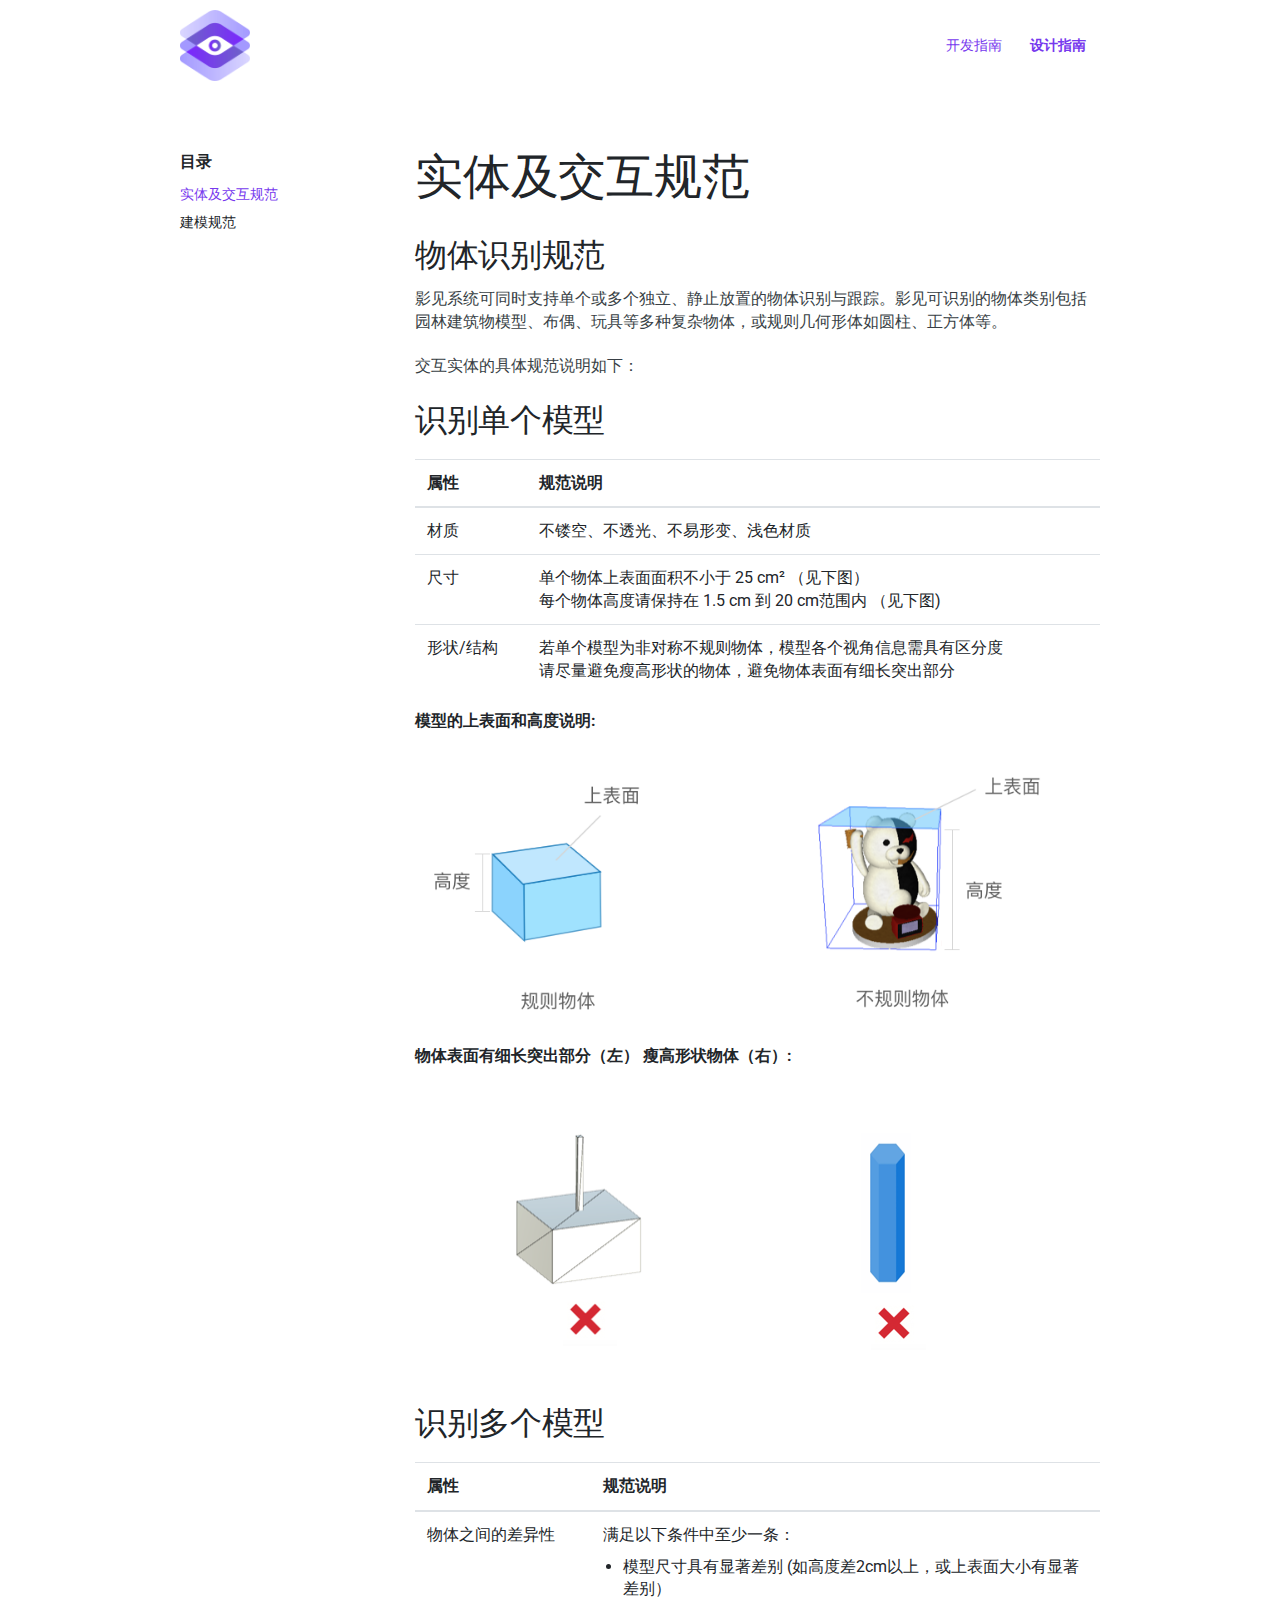
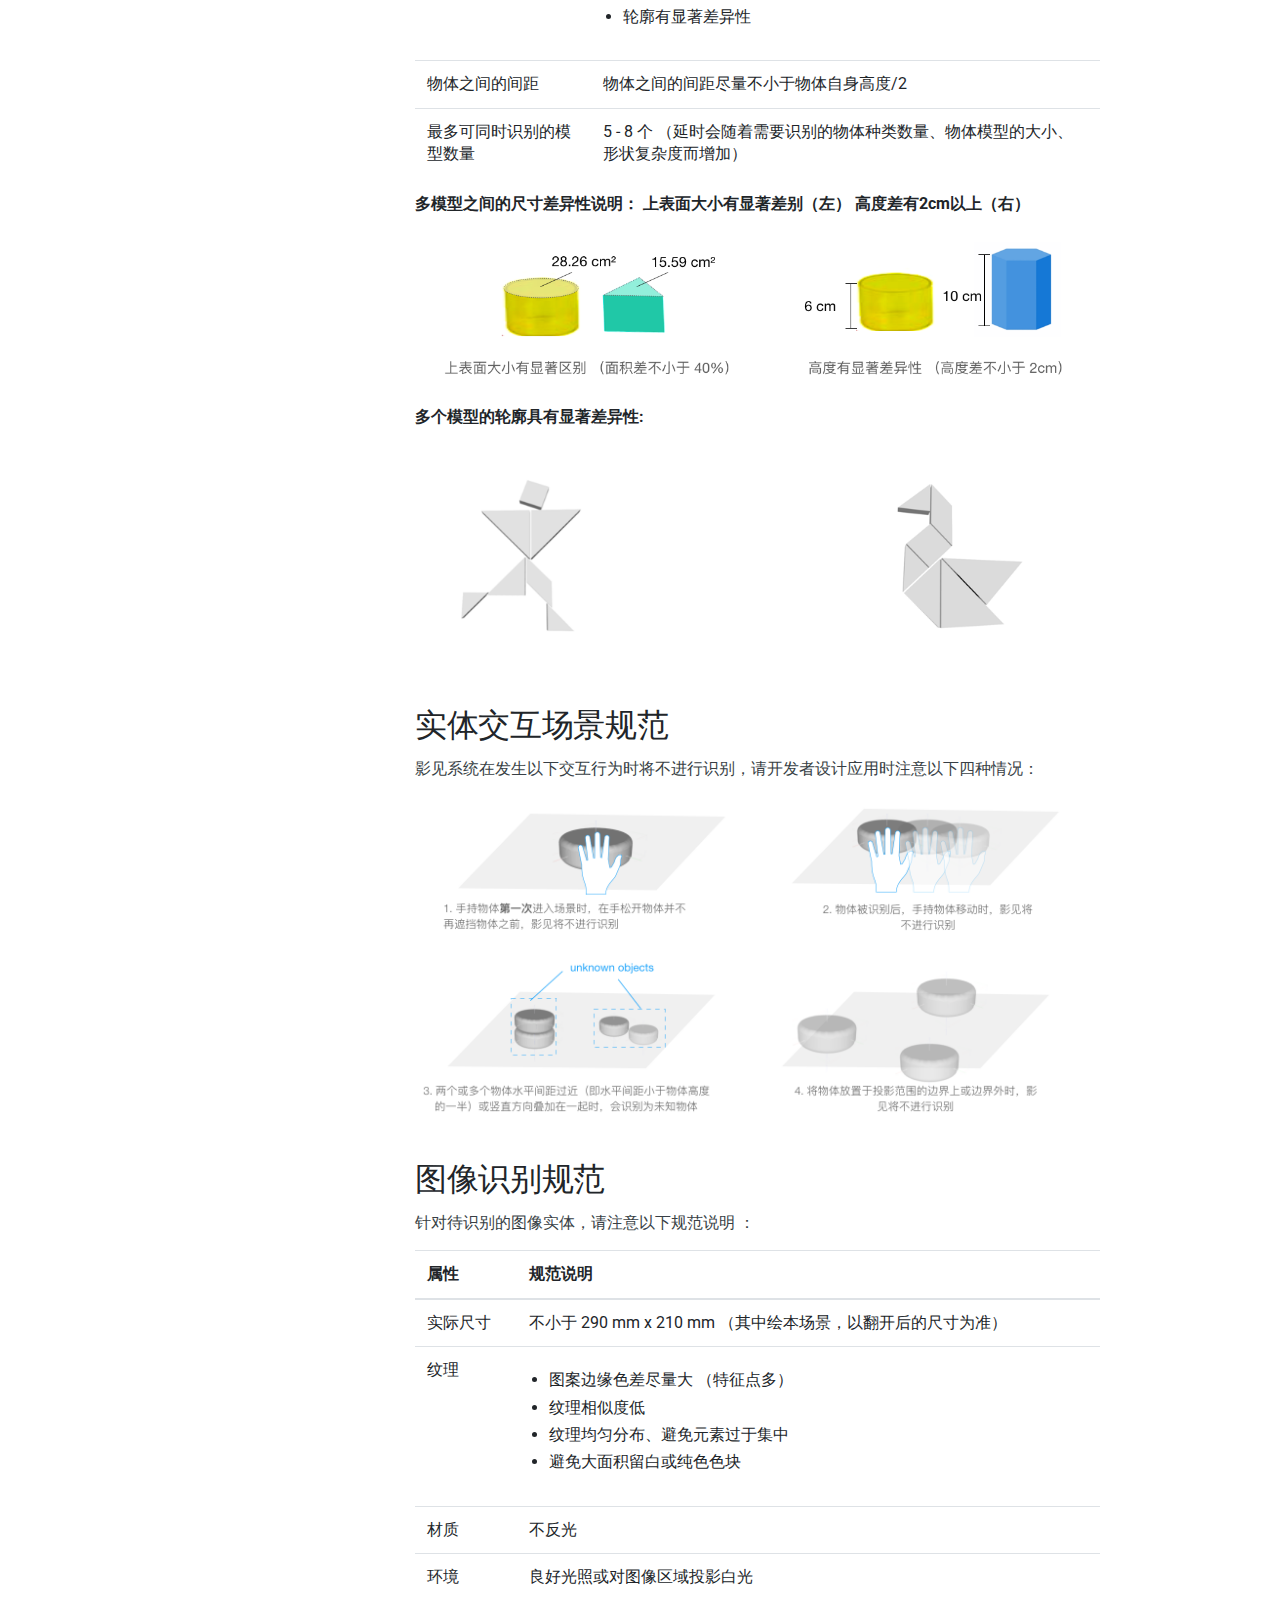
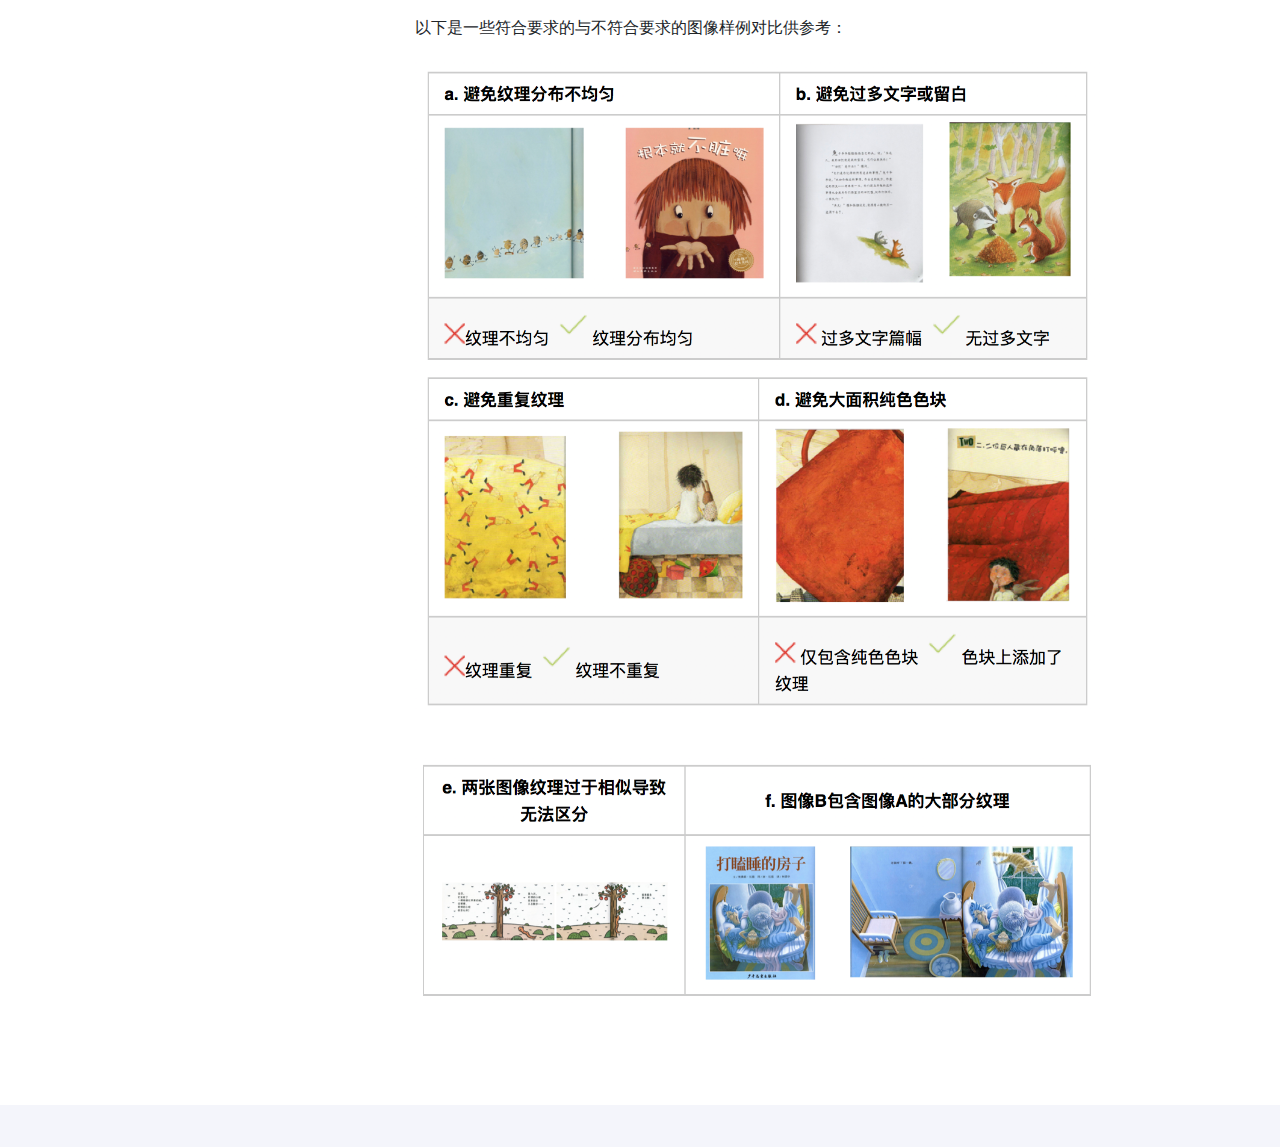
<file: interaction_guide.html>
<!DOCTYPE html>
<html lang="zh">

<head>
  <meta charset="utf-8">
  <meta http-equiv="x-ua-compatible" content="ie=edge">
  <title>影见开发者文档</title>
  <meta name="viewport" content="width=device-width, initial-scale=1">
  
  <link rel="icon" href="images/favicon.ico"> 
  
  <link rel="stylesheet" href="css/main.css">
    

</head>

<body class='page page-default-list'>
  <div id="main-menu-mobile" class="main-menu-mobile">
  <ul>
    
    
    <li class="menu-item-docs ">
      <a href="index.html">
        <span>开发指南</span>
      </a>
    </li>
    
    <li class="menu-item-docs active">
      <a href="interaction_guide.html">
        <span>设计指南</span>
      </a>
    </li>
    
  </ul>
</div>
  <div class="wrapper">
    <div class='header'>
  <div class="container">
    <div class="logo">
      <a href="/"><img alt="Logo" src="images/logo.svg" /></a>
    </div>
    <div class="logo-mobile">
      <a href="/"><img alt="Logo" src="images/logo-mobile.svg" /></a>
    </div>
    <div id="main-menu" class="main-menu">
  <ul>
    
    
    <li class="menu-item-home ">
      <a href="index.html">
        <span>开发指南</span>
      </a>
    </li>
    
    <li class="menu-item-docs active">
      <a href="interaction_guide.html">
        <span>设计指南</span>
      </a>
    </li>
    
  </ul>
</div>
    <button id="toggle-main-menu-mobile" class="hamburger hamburger--slider" type="button">
  <span class="hamburger-box">
    <span class="hamburger-inner"></span>
  </span>
</button>
  </div>
</div>


  

    
    <div class="container pt-2 pt-md-6 pb-3 pb-md-6">
      <div class="row">
        <div class="col-12 col-md-3 mb-3">
          <div class="sidebar">
            
<div class="docs-menu">
  <h4>目录</h4>
  <ul>
    
    <li class="active">
      <a href="interaction_guide.html">实体及交互规范</a>
    </li>
    
    <li class=" ">
      <a href="modeling_guide.html">建模规范</a>
    </li>
    
  </ul>
</div>

          </div>
        </div>
        <div class="col-12 col-md-9">
          

<!-- <span class="overview">Overview</span>
 -->

<h1 class="title">实体及交互规范</h1>
<div class="content">
<p>


  <div class="summary mb-2">
    <h2 class="title-summary">物体识别规范
    </h2>
    <p>影见系统可同时支持单个或多个独立、静止放置的物体识别与跟踪。影见可识别的物体类别包括园林建筑物模型、布偶、玩具等多种复杂物体，或规则几何形体如圆柱、正方体等。<br><br>
    
    交互实体的具体规范说明如下：
    </p>
  </div>

  <div class="summary mb-2">
    <h2 class="title-summary">识别单个模型
    </h2>
    <p>
      <table>
        <thead>
          <tr>
            <th>属性</th>
            <th>规范说明</th>
          </tr>
        </thead>
        <tbody>
          <tr>
            <td>材质 </td>
            <td>不镂空、不透光、不易形变、浅色材质 </td>
          </tr>
          <tr>
            <td>尺寸 </td>
            <td>单个物体上表面面积不小于 25 cm² （见下图）<br>
            每个物体高度请保持在 1.5 cm 到 20 cm范围内 （见下图)
            </td>
          <tr>
            <td>形状/结构 </td>
            <td>若单个模型为非对称不规则物体，模型各个视角信息需具有区分度 <br>
                请尽量避免瘦高形状的物体，避免物体表面有细长突出部分
             </td>
          </tr>
        </tbody>    
      </table>

      <strong>模型的上表面和高度说明:</strong>
      <img src="images/interaction_guide/1.png">
      <strong>物体表面有细长突出部分（左） 瘦高形状物体（右）:</strong>
      <img src="images/interaction_guide/2.png">

  </div>

   <div class="summary mb-2">
    <h2 class="title-summary">识别多个模型
    </h2>
    <p>
      <table>
        <thead>
          <tr>
            <th>属性</th>
            <th>规范说明</th>
          </tr>
        </thead>
        <tbody>
          <tr>
            <td>物体之间的差异性   </td>
            <td>满足以下条件中至少一条：<br>
              <ul>
                <li>模型尺寸具有显著差别 (如高度差2cm以上，或上表面大小有显著差别）</li>
                <li>轮廓有显著差异性</li>
              </ul>
            </td>
          </tr>
          <tr>
            <td>物体之间的间距  </td>
            <td>物体之间的间距尽量不小于物体自身高度/2
            </td>
          <tr>
            <td>最多可同时识别的模型数量</td>
            <td>5 - 8 个 （延时会随着需要识别的物体种类数量、物体模型的大小、形状复杂度而增加）
             </td>
          </tr>
        </tbody>    
      </table>

      <strong>多模型之间的尺寸差异性说明： 上表面大小有显著差别（左） 高度差有2cm以上（右）</strong>
      <img src="images/interaction_guide/3.png">
      <strong>多个模型的轮廓具有显著差异性:</strong>
      <img src="images/interaction_guide/4.png">

  </div>

    <div class="summary mb-2">
    <h2 class="title-summary">实体交互场景规范
    </h2>
    <p>影见系统在发生以下交互行为时将不进行识别，请开发者设计应用时注意以下四种情况：
      
      <img src="images/interaction_guide/5.png">
  </div>
 
    <div class="summary mb-2">
    <h2 class="title-summary">图像识别规范
    </h2>
    <p>针对待识别的图像实体，请注意以下规范说明 ：
      <table>
        <thead>
          <tr>
            <th>属性</th>
            <th>规范说明</th>
          </tr>
        </thead>
        <tbody>
          <tr>
            <td>实际尺寸     </td>
            <td>不小于 290 mm x 210 mm （其中绘本场景，以翻开后的尺寸为准）
            </td>
          </tr>
          <tr>
            <td>纹理 </td>
            <td>
              <ul>
                <li>图案边缘色差尽量大 （特征点多）</li>
                <li>纹理相似度低</li>
                <li>纹理均匀分布、避免元素过于集中</li>
                <li>避免大面积留白或纯色色块</li>
              </ul>
            </td>
          <tr>
            <td>材质 </td>
            <td>不反光
             </td>
          </tr>
          <tr>
            <td>环境   </td>
            <td>良好光照或对图像区域投影白光
             </td>
          </tr>
        </tbody>    
      </table>

      以下是一些符合要求的与不符合要求的图像样例对比供参考：

      <img src="images/interaction_guide/6.png">
      <img src="images/interaction_guide/7.png">
  </div>

 

</p>

</div>
      </div>
    </div>
    
  </div>

  <div class="sub-footer">
  <div class="container">
    <div class="row">
      <div class="col-12">
        <div class="sub-footer-inner">
          <ul>
            <li class="oldversions"><a href="/"></a></li>
          </ul>
        </div>
      </div>
    </div>
  </div>
</div>

  

  
  

  
  <script type="text/javascript" src="script.js"></script>
  
    
    <script async src="https://www.googletagmanager.com/gtag/js?id=UA-130251315-5"></script>
    <script>
      window.dataLayer = window.dataLayer || [];
      function gtag(){dataLayer.push(arguments);}
      gtag('js', new Date());
      gtag('config', 'UA-130251315-5');
    </script>
  


</body>

</html>
</file>
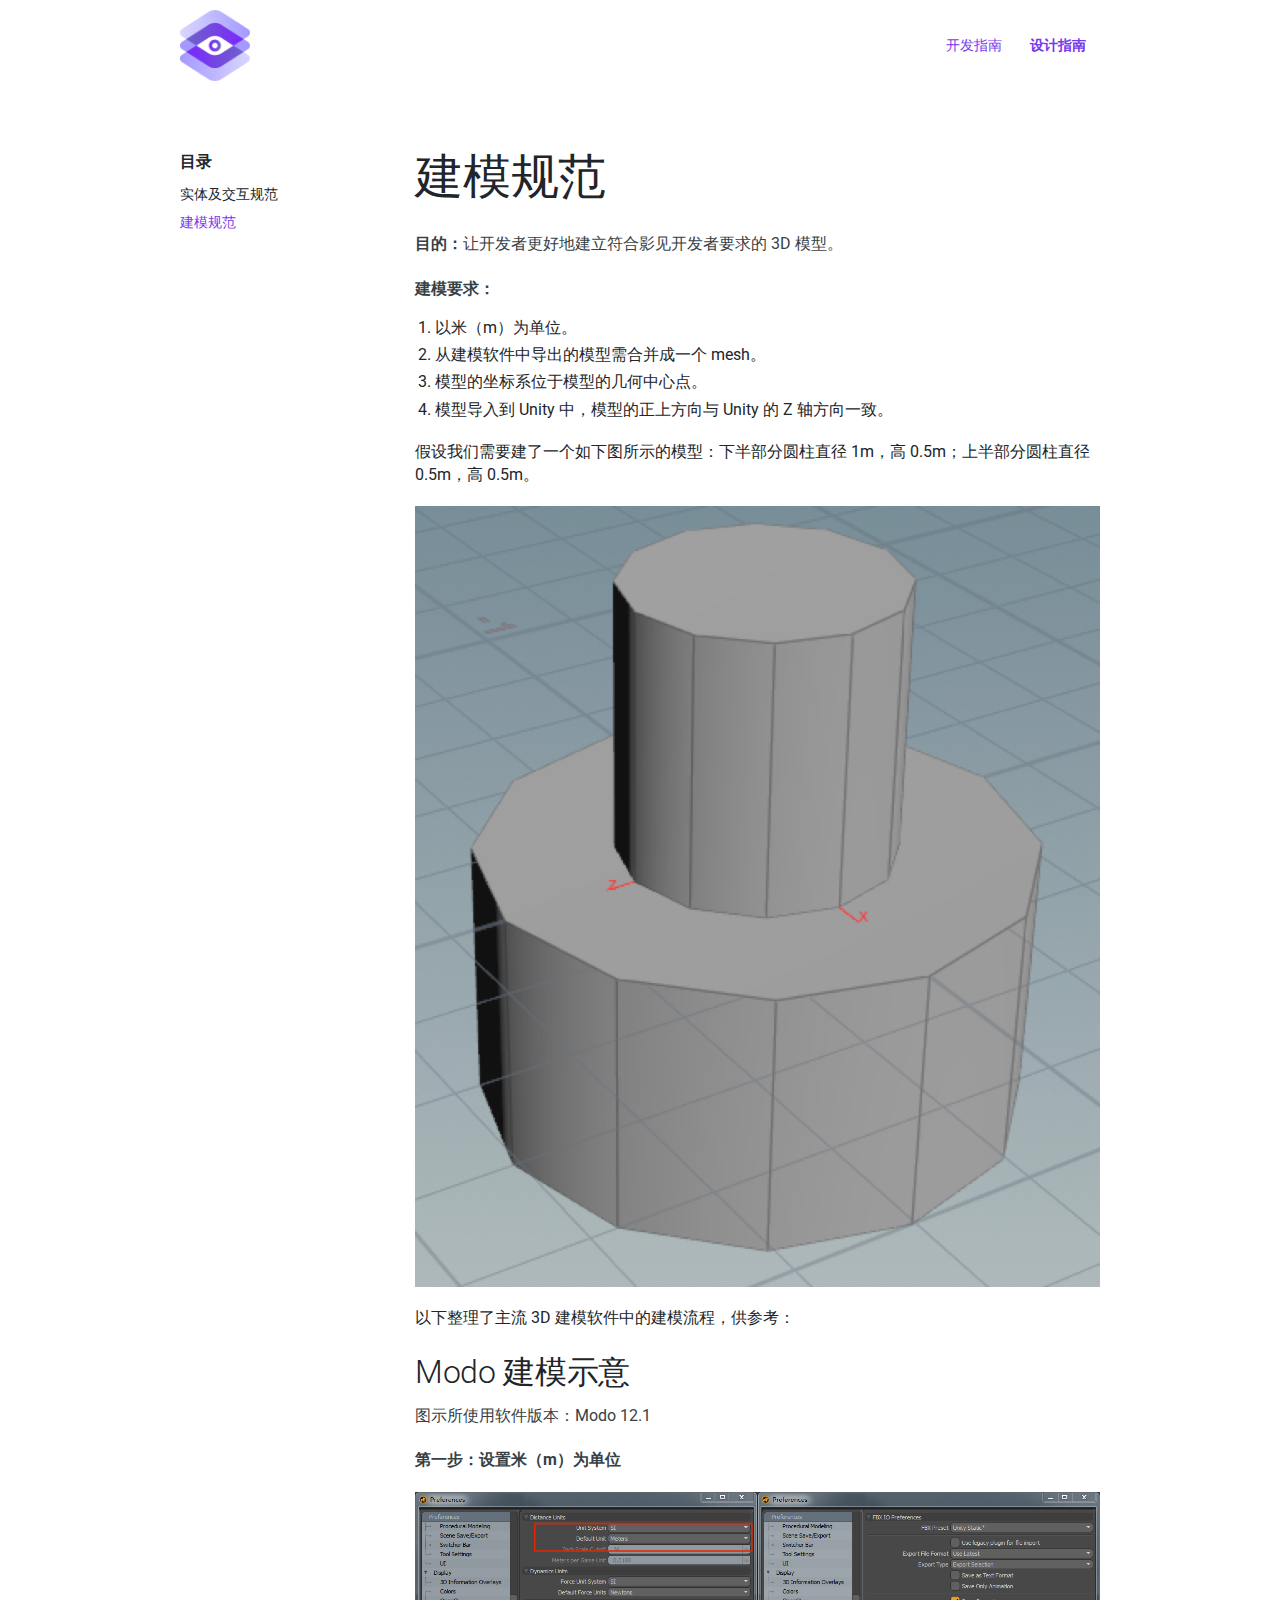
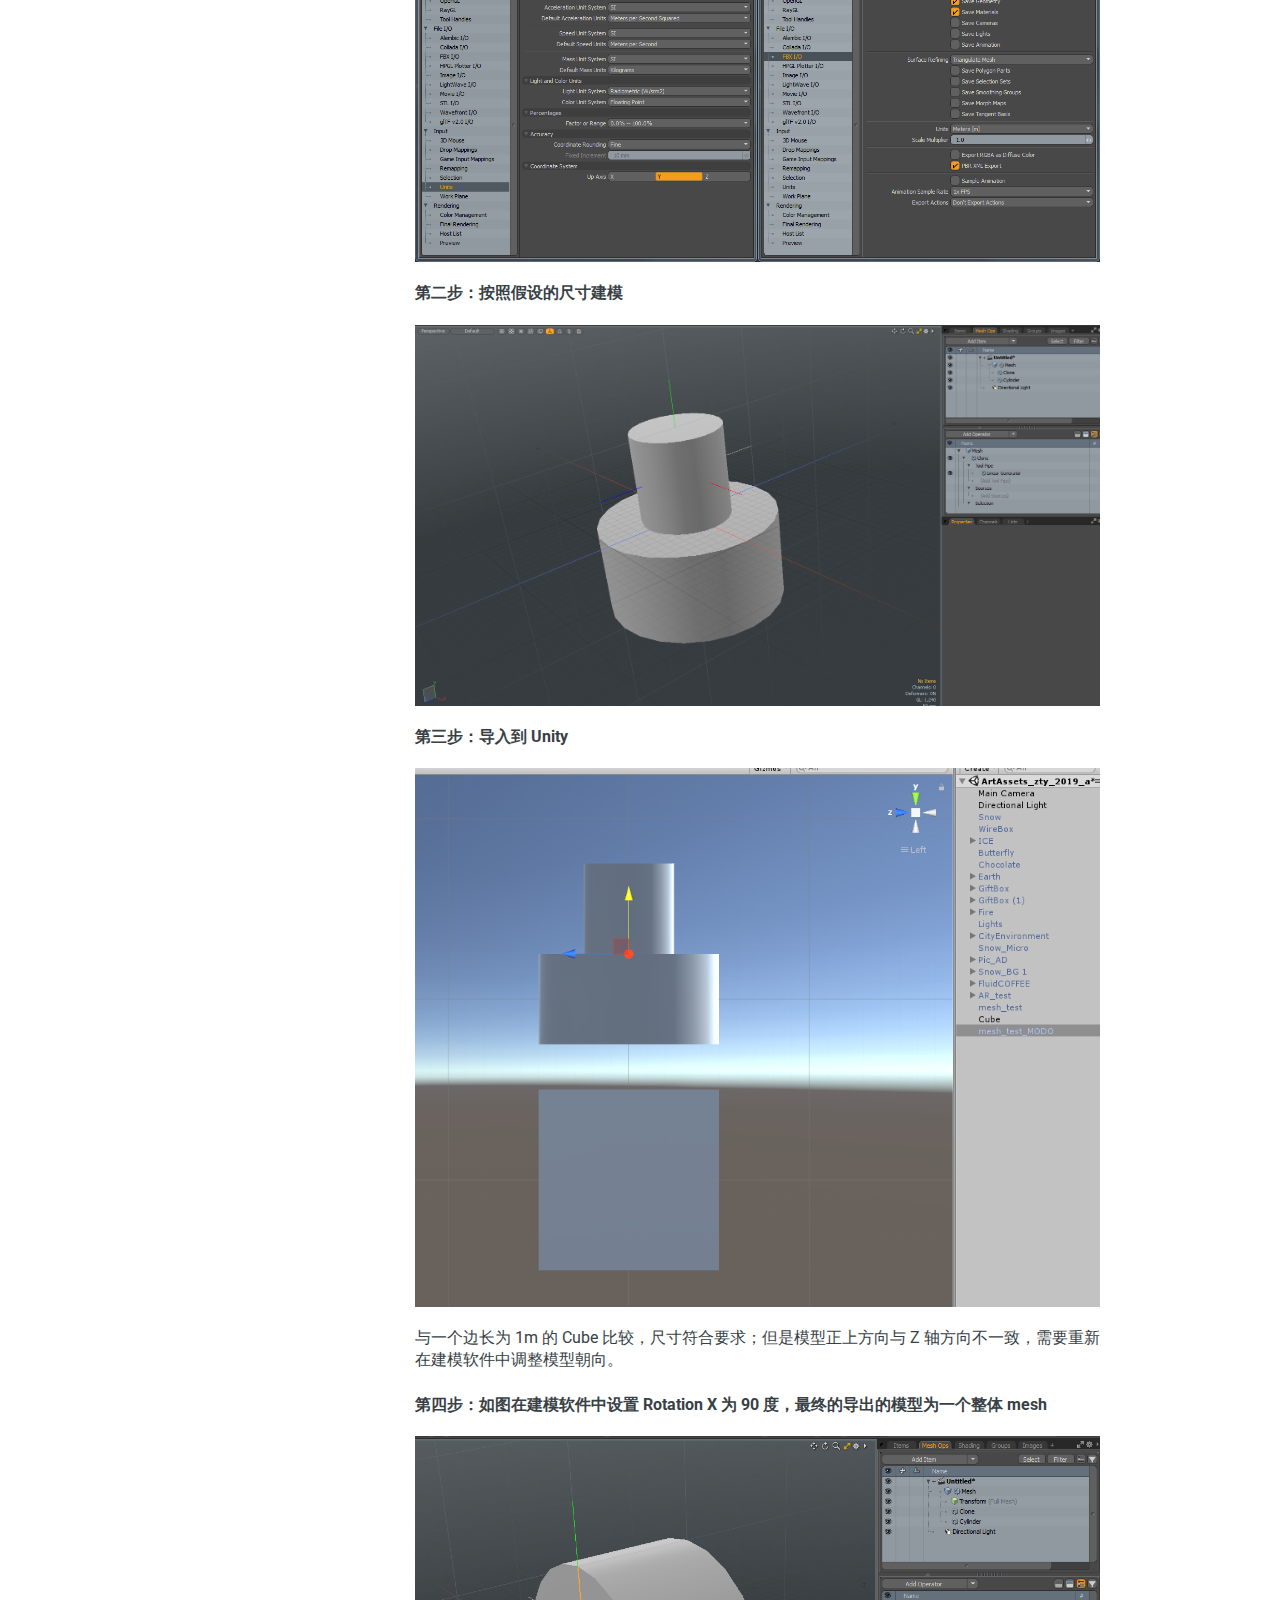
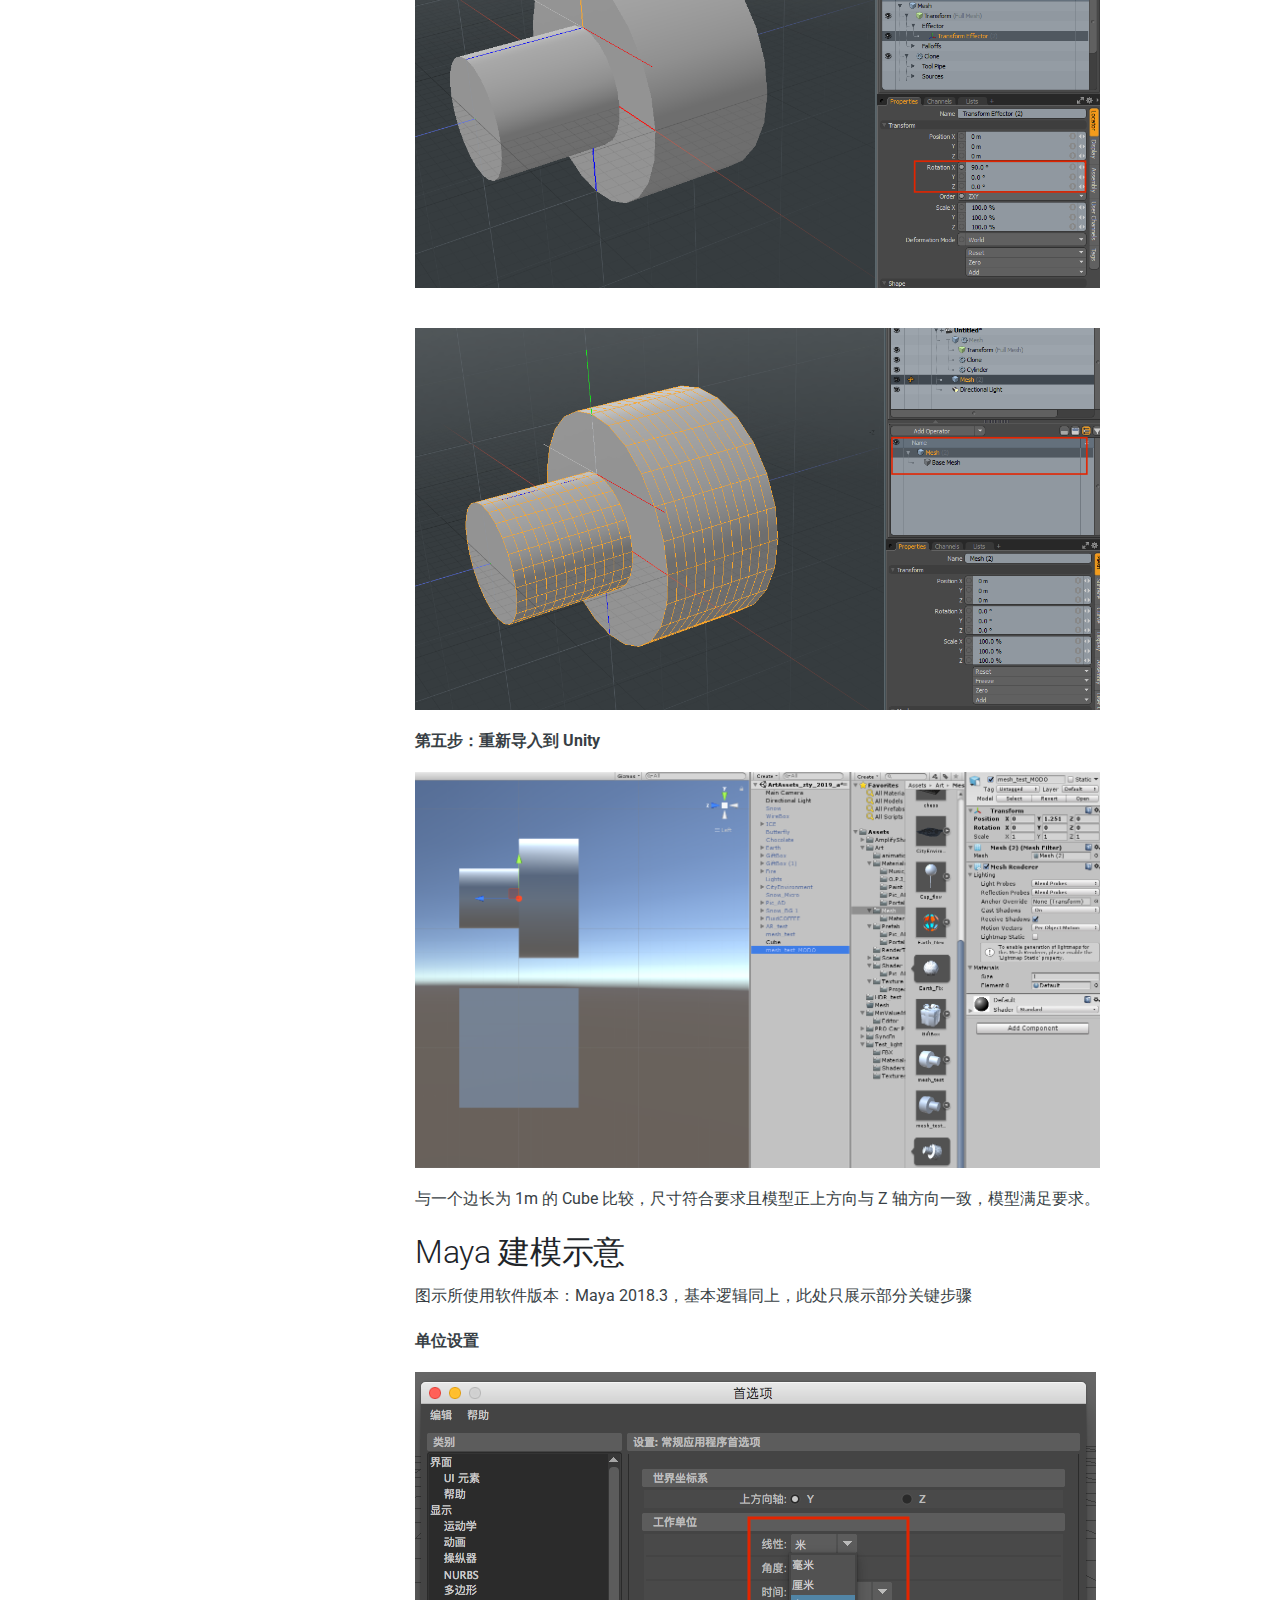
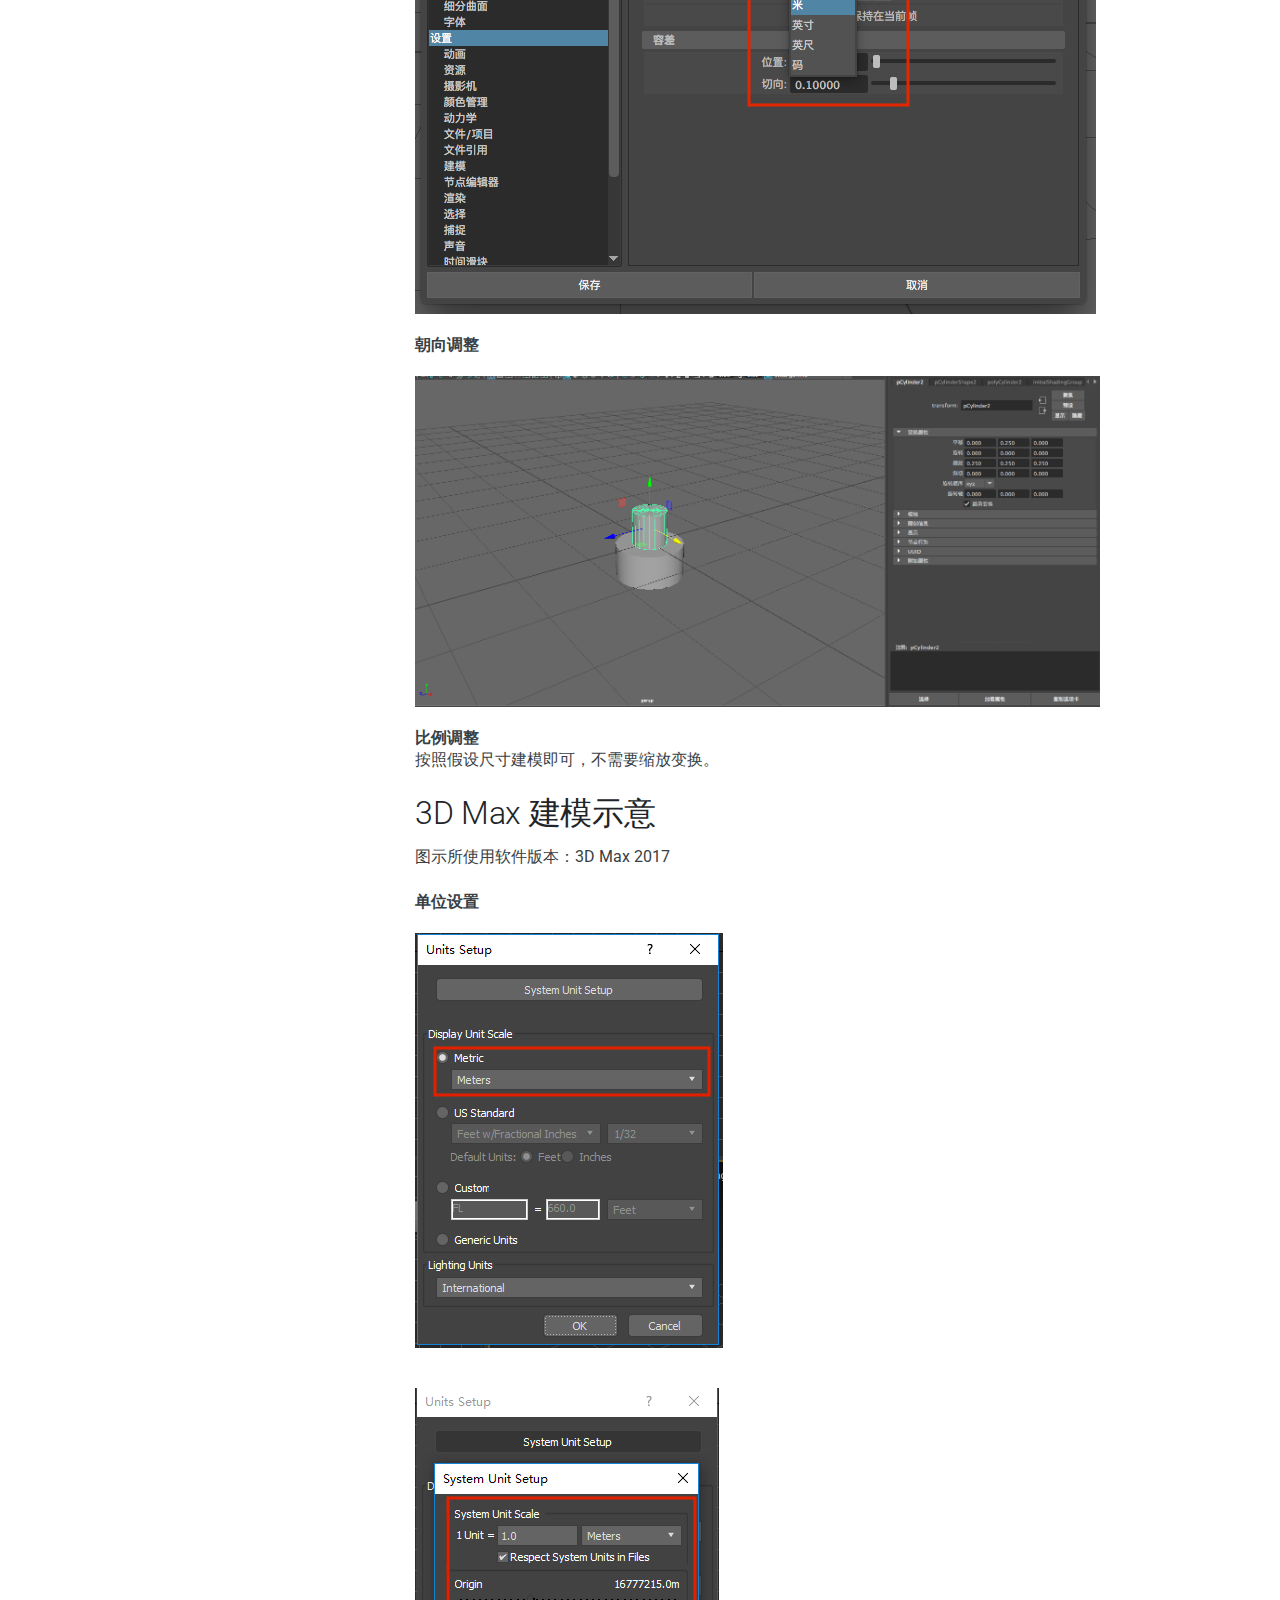
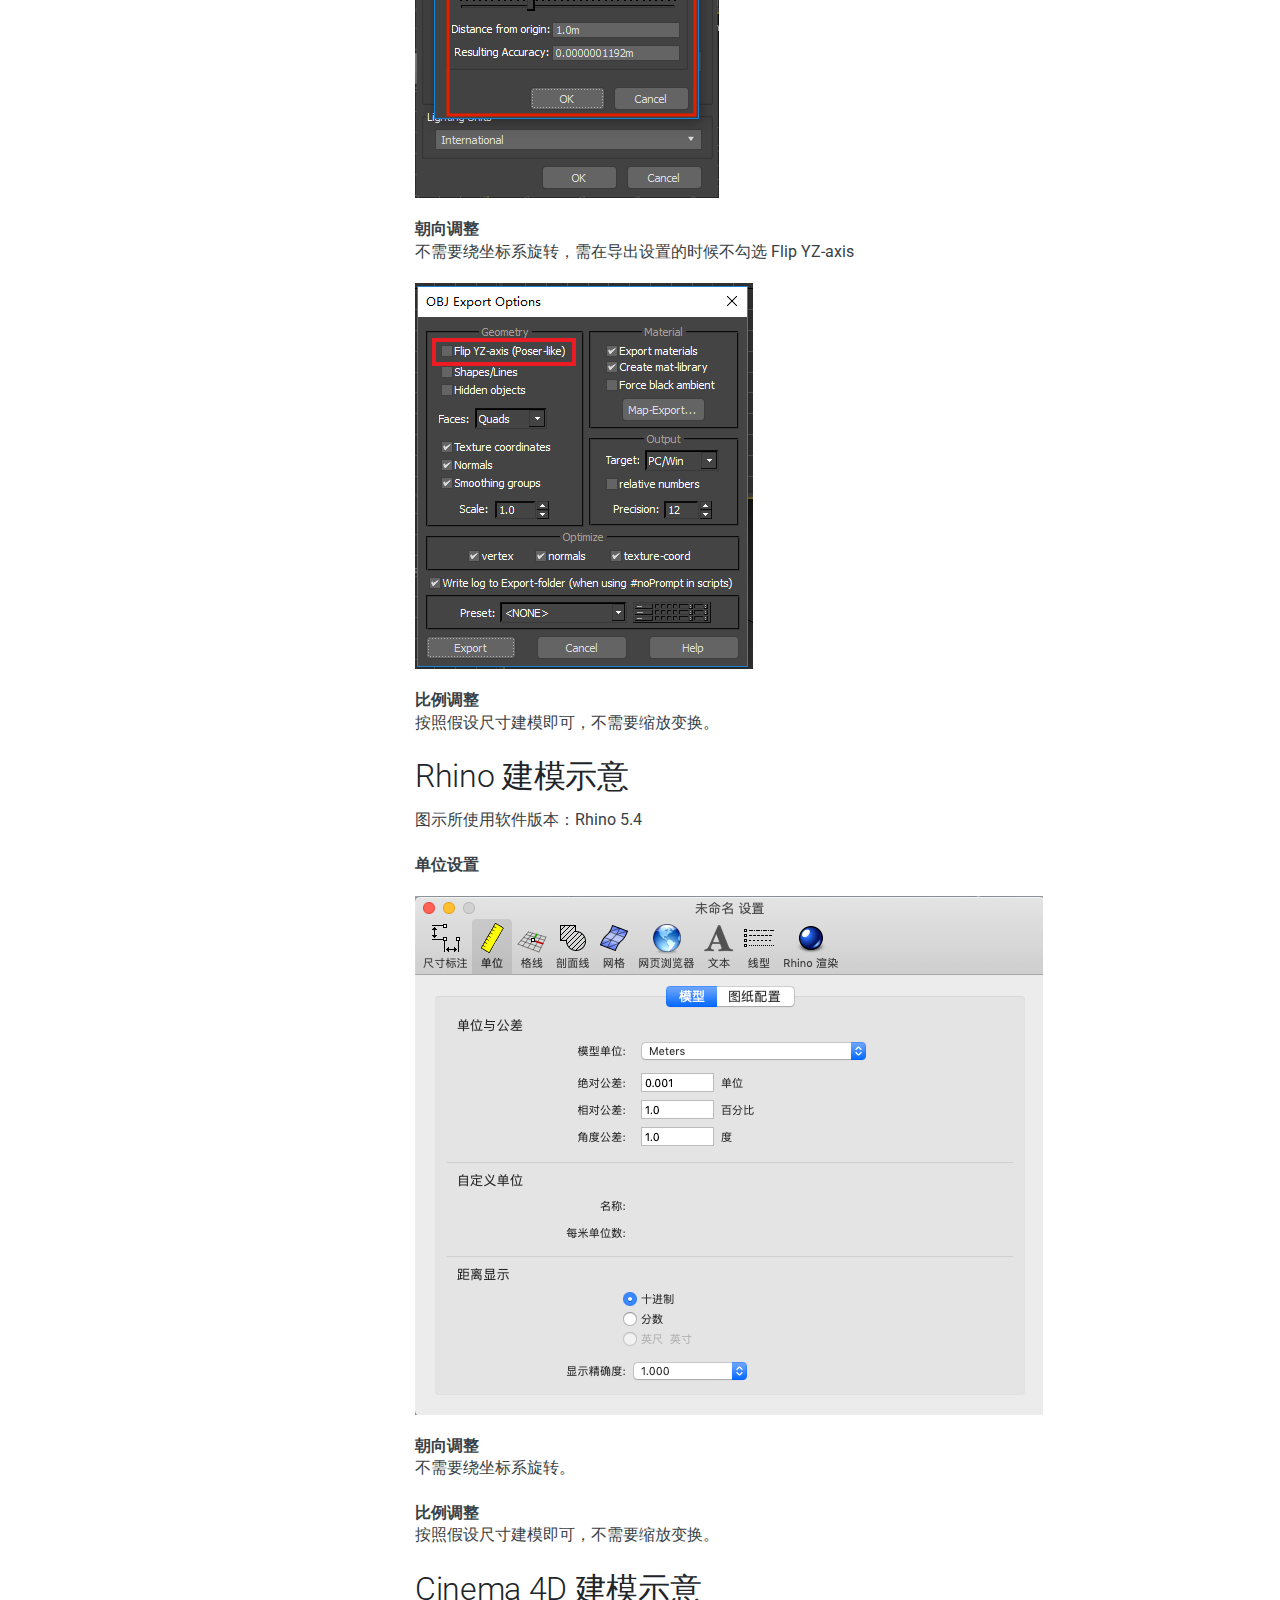
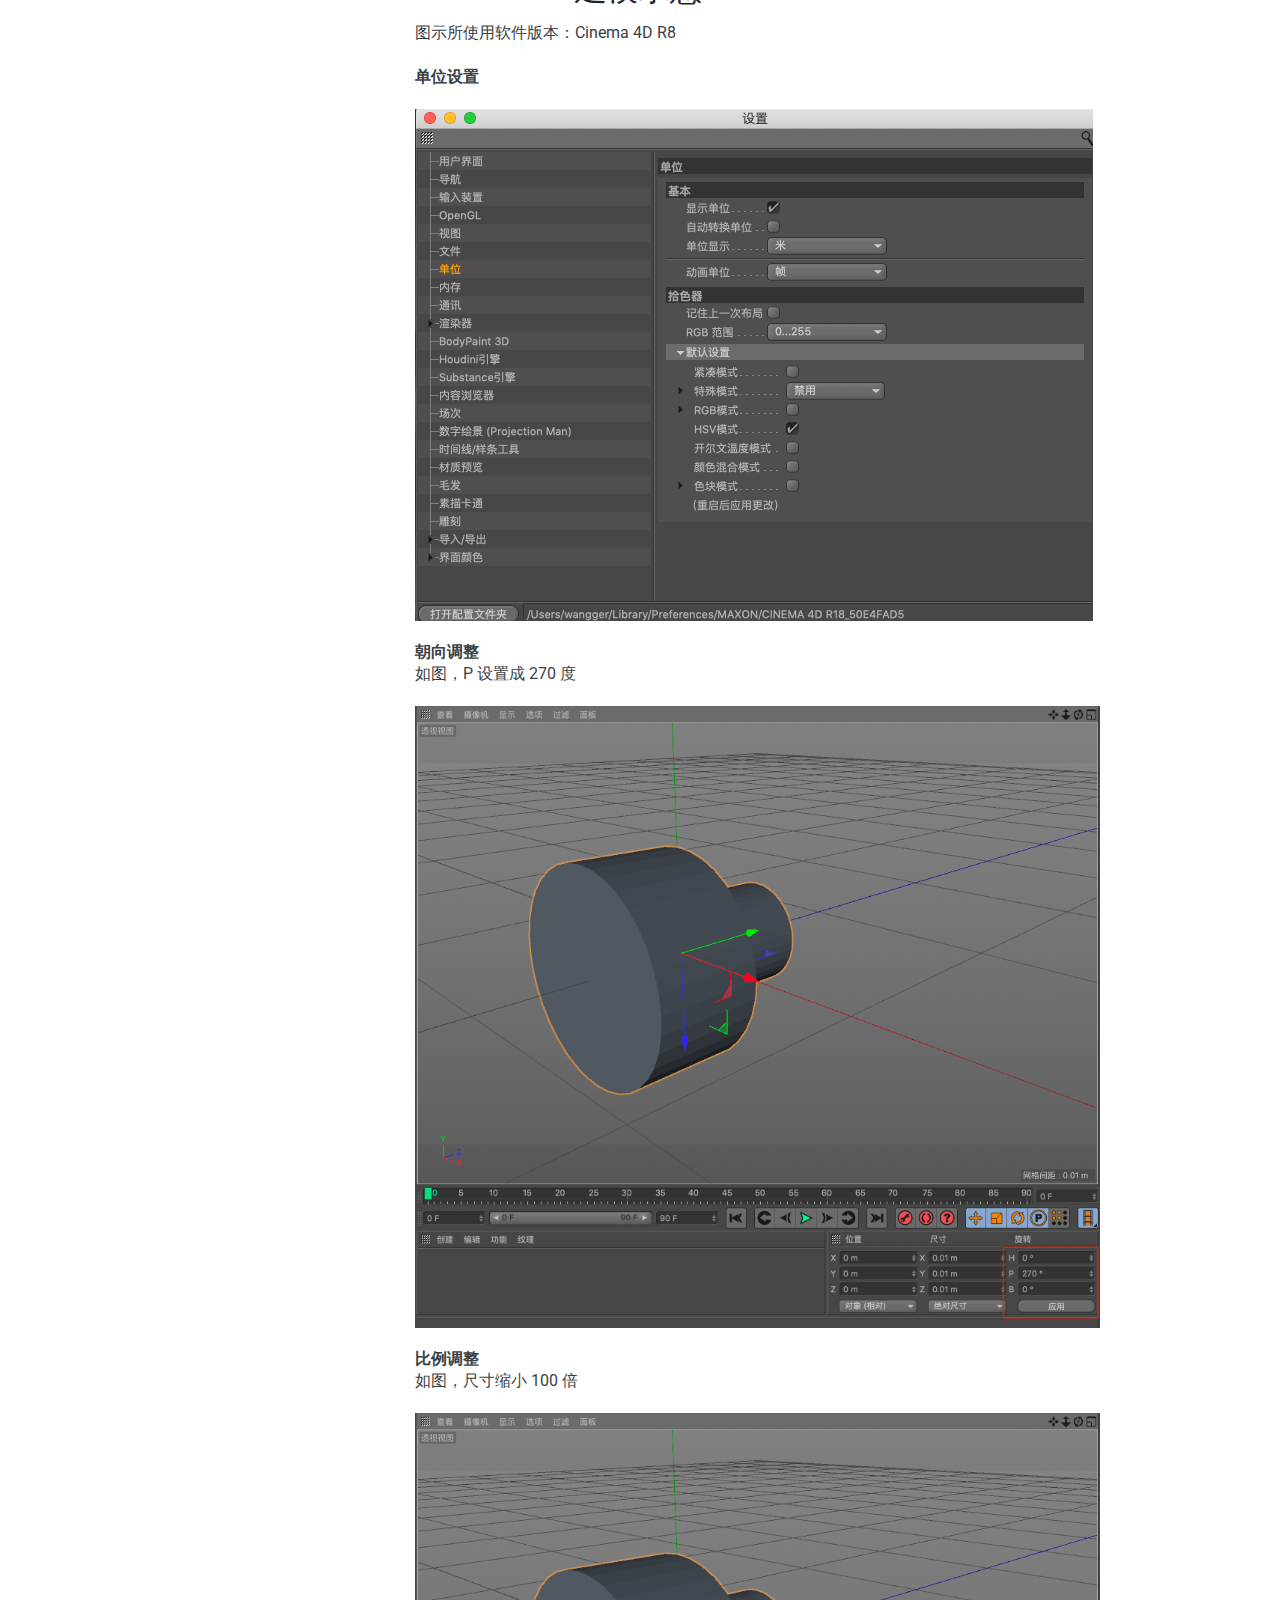
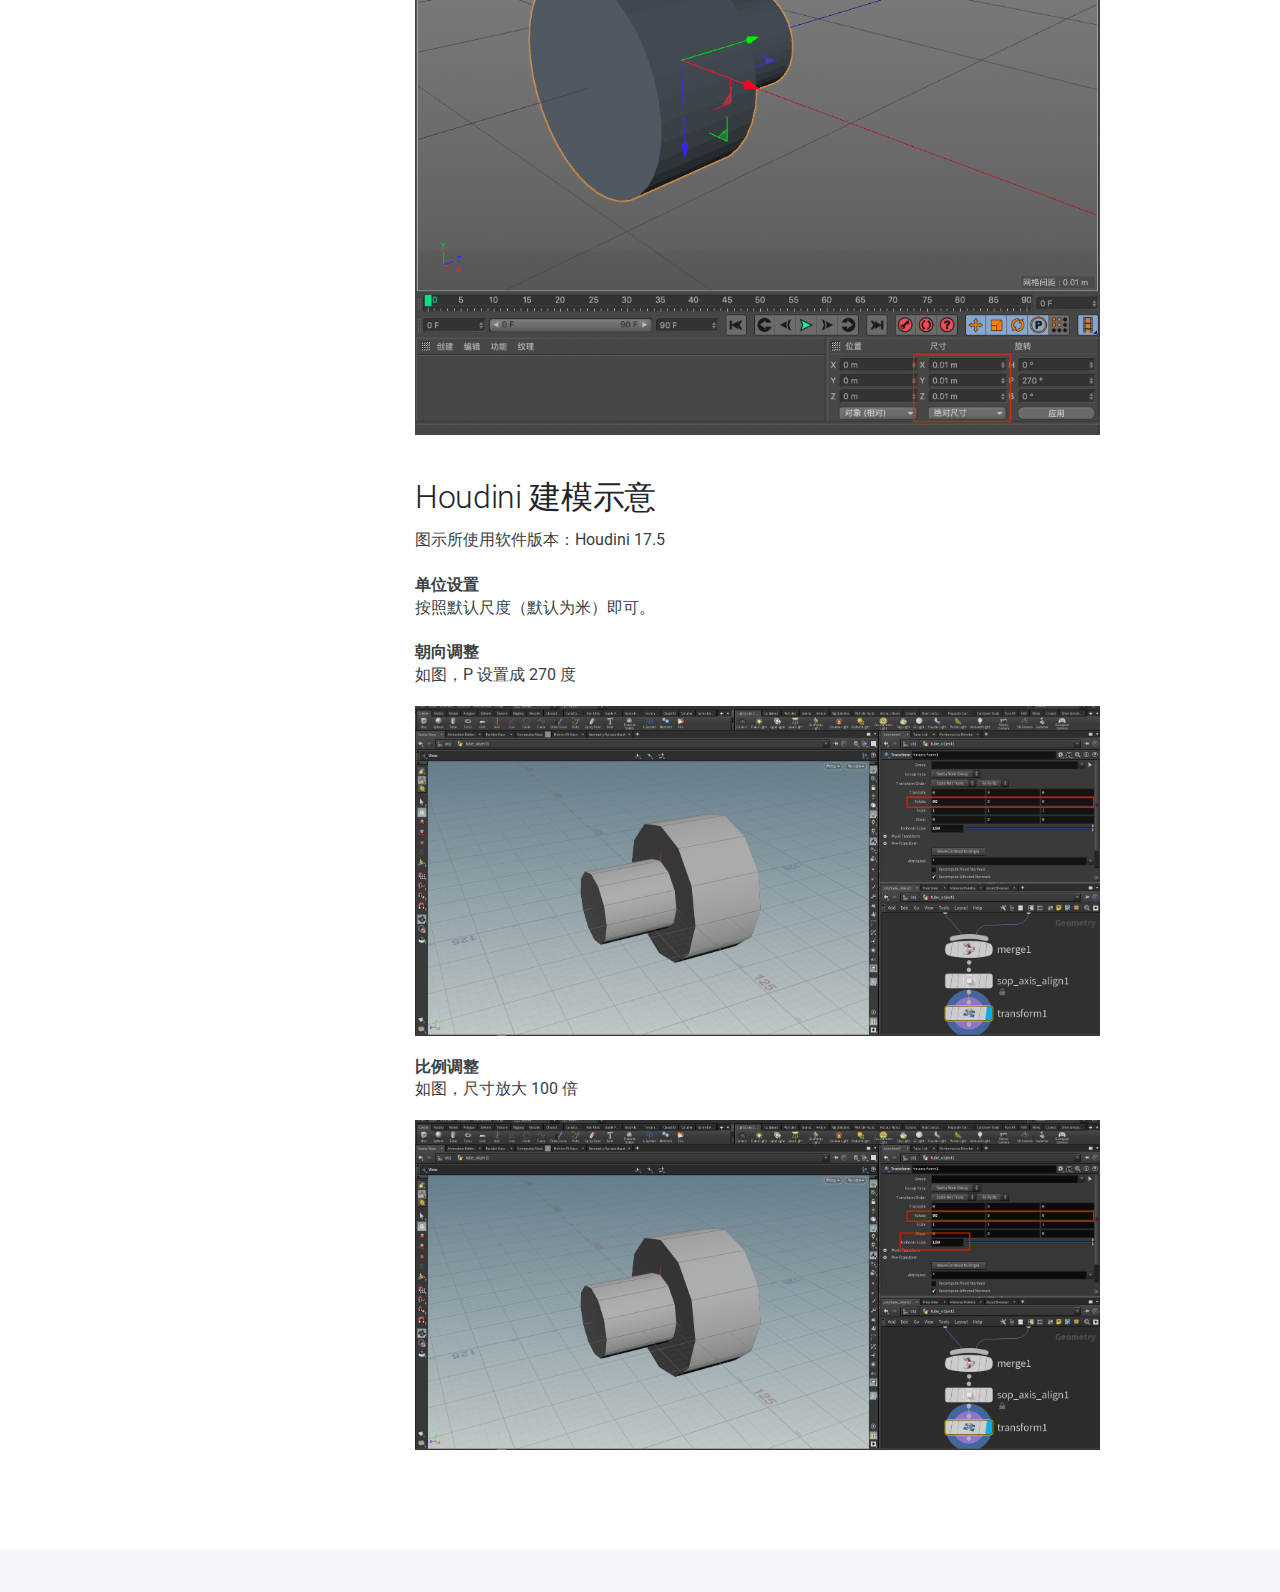
<file: modeling_guide.html>
<!DOCTYPE html>
<html lang="zh">

<head>
  <meta charset="utf-8">
  <meta http-equiv="x-ua-compatible" content="ie=edge">
  <title>影见开发者文档</title>
  <meta name="viewport" content="width=device-width, initial-scale=1">
  
  <link rel="icon" href="images/favicon.ico"> 
  
  <link rel="stylesheet" href="css/main.css">
    

</head>

<body class='page page-default-list'>
  <div id="main-menu-mobile" class="main-menu-mobile">
  <ul>
    
    
    <li class="menu-item-docs ">
      <a href="index.html">
        <span>开发指南</span>
      </a>
    </li>
    
    <li class="menu-item-docs active">
      <a href="interaction_guide.html">
        <span>设计指南</span>
      </a>
    </li>
    
  </ul>
</div>
  <div class="wrapper">
    <div class='header'>
  <div class="container">
    <div class="logo">
      <a href="/"><img alt="Logo" src="images/logo.svg" /></a>
    </div>
    <div class="logo-mobile">
      <a href="/"><img alt="Logo" src="images/logo-mobile.svg" /></a>
    </div>
    <div id="main-menu" class="main-menu">
  <ul>
    
    
    <li class="menu-item-home ">
      <a href="index.html">
        <span>开发指南</span>
      </a>
    </li>
    
    <li class="menu-item-docs active">
      <a href="interaction_guide.html">
        <span>设计指南</span>
      </a>
    </li>
    
  </ul>
</div>
    <button id="toggle-main-menu-mobile" class="hamburger hamburger--slider" type="button">
  <span class="hamburger-box">
    <span class="hamburger-inner"></span>
  </span>
</button>
  </div>
</div>


  

    
    <div class="container pt-2 pt-md-6 pb-3 pb-md-6">
      <div class="row">
        <div class="col-12 col-md-3 mb-3">
          <div class="sidebar">
            
<div class="docs-menu">
  <h4>目录</h4>
  <ul>
    
    <li class="">
      <a href="interaction_guide.html">实体及交互规范</a>
    </li>
    
    <li class="active">
      <a href="glossary.html">建模规范</a>
    </li>
    
  </ul>
</div>

          </div>
        </div>
        <div class="col-12 col-md-9">
          

<!-- <span class="overview">Overview</span>
 -->

<h1 class="title">建模规范</h1>
<div class="content">
<p>


  <div class="summary mb-2">
    <p><strong>目的：</strong>让开发者更好地建立符合影见开发者要求的 3D 模型。<br><br>

      <strong>建模要求：</strong>
      <ol>
        <li>以米（m）为单位。</li>
        <li>从建模软件中导出的模型需合并成一个 mesh。</li>
        <li>模型的坐标系位于模型的几何中心点。</li>
        <li>模型导入到 Unity 中，模型的正上方向与 Unity 的 Z 轴方向一致。</li>
      </ol>
           
      假设我们需要建了一个如下图所示的模型：下半部分圆柱直径 1m，高 0.5m；上半部分圆柱直径 0.5m，高 0.5m。
      <img src="images/modeling_guide/model-sample.png">
      以下整理了主流 3D 建模软件中的建模流程，供参考：

    </p>
  </div>

  <div class="summary mb-2">
    <h2 class="title-summary">Modo 建模示意
    </h2>
    <p>图示所使用软件版本：Modo 12.1<br><br>
      
      <strong>第一步：设置米（m）为单位</strong> <br>
      <img src="images/modeling_guide/Modo/0.png"><br>
      <strong>第二步：按照假设的尺寸建模</strong> <br>
      <img src="images/modeling_guide/Modo/1.png"><br>
      <strong>第三步：导入到 Unity</strong> <br>
      <img src="images/modeling_guide/Modo/2.png"><br>
      与一个边长为 1m 的 Cube 比较，尺寸符合要求；但是模型正上方向与 Z 轴方向不一致，需要重新在建模软件中调整模型朝向。<br><br>
      <strong>第四步：如图在建模软件中设置 Rotation X 为 90 度，最终的导出的模型为一个整体 mesh</strong><br>
      <img src="images/modeling_guide/Modo/3.png"><br>
      <img src="images/modeling_guide/Modo/4.png"><br>
      <strong>第五步：重新导入到 Unity</strong><br>
      <img src="images/modeling_guide/Modo/5.png">
      与一个边长为 1m 的 Cube 比较，尺寸符合要求且模型正上方向与 Z 轴方向一致，模型满足要求。
  </div>

  <div class="summary mb-2">
    <h2 class="title-summary">Maya 建模示意
    </h2>
    <p>图示所使用软件版本：Maya 2018.3，基本逻辑同上，此处只展示部分关键步骤<br><br>
      
      <strong>单位设置</strong> <br>
      <img src="images/modeling_guide/Maya/0.png"><br>
      <strong>朝向调整</strong> <br>
      <img src="images/modeling_guide/Maya/1.png"><br>
      <strong>比例调整</strong> <br>
      按照假设尺寸建模即可，不需要缩放变换。

  </div>

   

  <div class="summary mb-2">
    <h2 class="title-summary">3D Max 建模示意
    </h2>
    <p>图示所使用软件版本：3D Max 2017<br><br>
      
      <strong>单位设置</strong> <br>
      <img src="images/modeling_guide/3D_Max/0.png"><br>
      <img src="images/modeling_guide/3D_Max/1.png"><br>
      <strong>朝向调整</strong> <br>
      不需要绕坐标系旋转，需在导出设置的时候不勾选 Flip YZ-axis<br>
      <img src="images/modeling_guide/3D_Max/2.png"><br>
      <strong>比例调整</strong> <br>
      按照假设尺寸建模即可，不需要缩放变换。

  </div>

  <div class="summary mb-2">
    <h2 class="title-summary">Rhino 建模示意
    </h2>
    <p>图示所使用软件版本：Rhino 5.4<br><br>
      
      <strong>单位设置</strong> <br>
      <img src="images/modeling_guide/Rhino/0.png"><br>
      <strong>朝向调整</strong> <br>
      不需要绕坐标系旋转。<br><br>
      <strong>比例调整</strong> <br>
      按照假设尺寸建模即可，不需要缩放变换。

  </div>


<div class="summary mb-2">
    <h2 class="title-summary">Cinema 4D 建模示意
    </h2>
    <p>图示所使用软件版本：Cinema 4D R8<br><br>
      
      <strong>单位设置</strong> <br>
      <img src="images/modeling_guide/C4D/0.png"><br>
      <strong>朝向调整</strong> <br>
      如图，P 设置成 270 度<br>
      <img src="images/modeling_guide/C4D/1.png"><br>
      <strong>比例调整</strong> <br>
      如图，尺寸缩小 100 倍<br>
      <img src="images/modeling_guide/C4D/2.png"><br>
  </div>

  <div class="summary mb-2">
    <h2 class="title-summary">Houdini 建模示意
    </h2>
    <p>图示所使用软件版本：Houdini 17.5<br><br>
      
      <strong>单位设置</strong> <br>
      按照默认尺度（默认为米）即可。<br><br>
      <strong>朝向调整</strong> <br>
      如图，P 设置成 270 度<br>
      <img src="images/modeling_guide/Houdini/0.png"><br>
      <strong>比例调整</strong> <br>
      如图，尺寸放大 100 倍<br>
      <img src="images/modeling_guide/Houdini/1.png"><br>
  </div>


 

</p>

</div>
      </div>
    </div>
    
  </div>

  <div class="sub-footer">
  <div class="container">
    <div class="row">
      <div class="col-12">
        <div class="sub-footer-inner">
          <ul>
            <li class="oldversions"><a href="/"></a></li>
          </ul>
        </div>
      </div>
    </div>
  </div>
</div>

  

  
  

  
  <script type="text/javascript" src="script.js"></script>
  
    
    <script async src="https://www.googletagmanager.com/gtag/js?id=UA-130251315-5"></script>
    <script>
      window.dataLayer = window.dataLayer || [];
      function gtag(){dataLayer.push(arguments);}
      gtag('js', new Date());
      gtag('config', 'UA-130251315-5');
    </script>
  


</body>

</html>
</file>
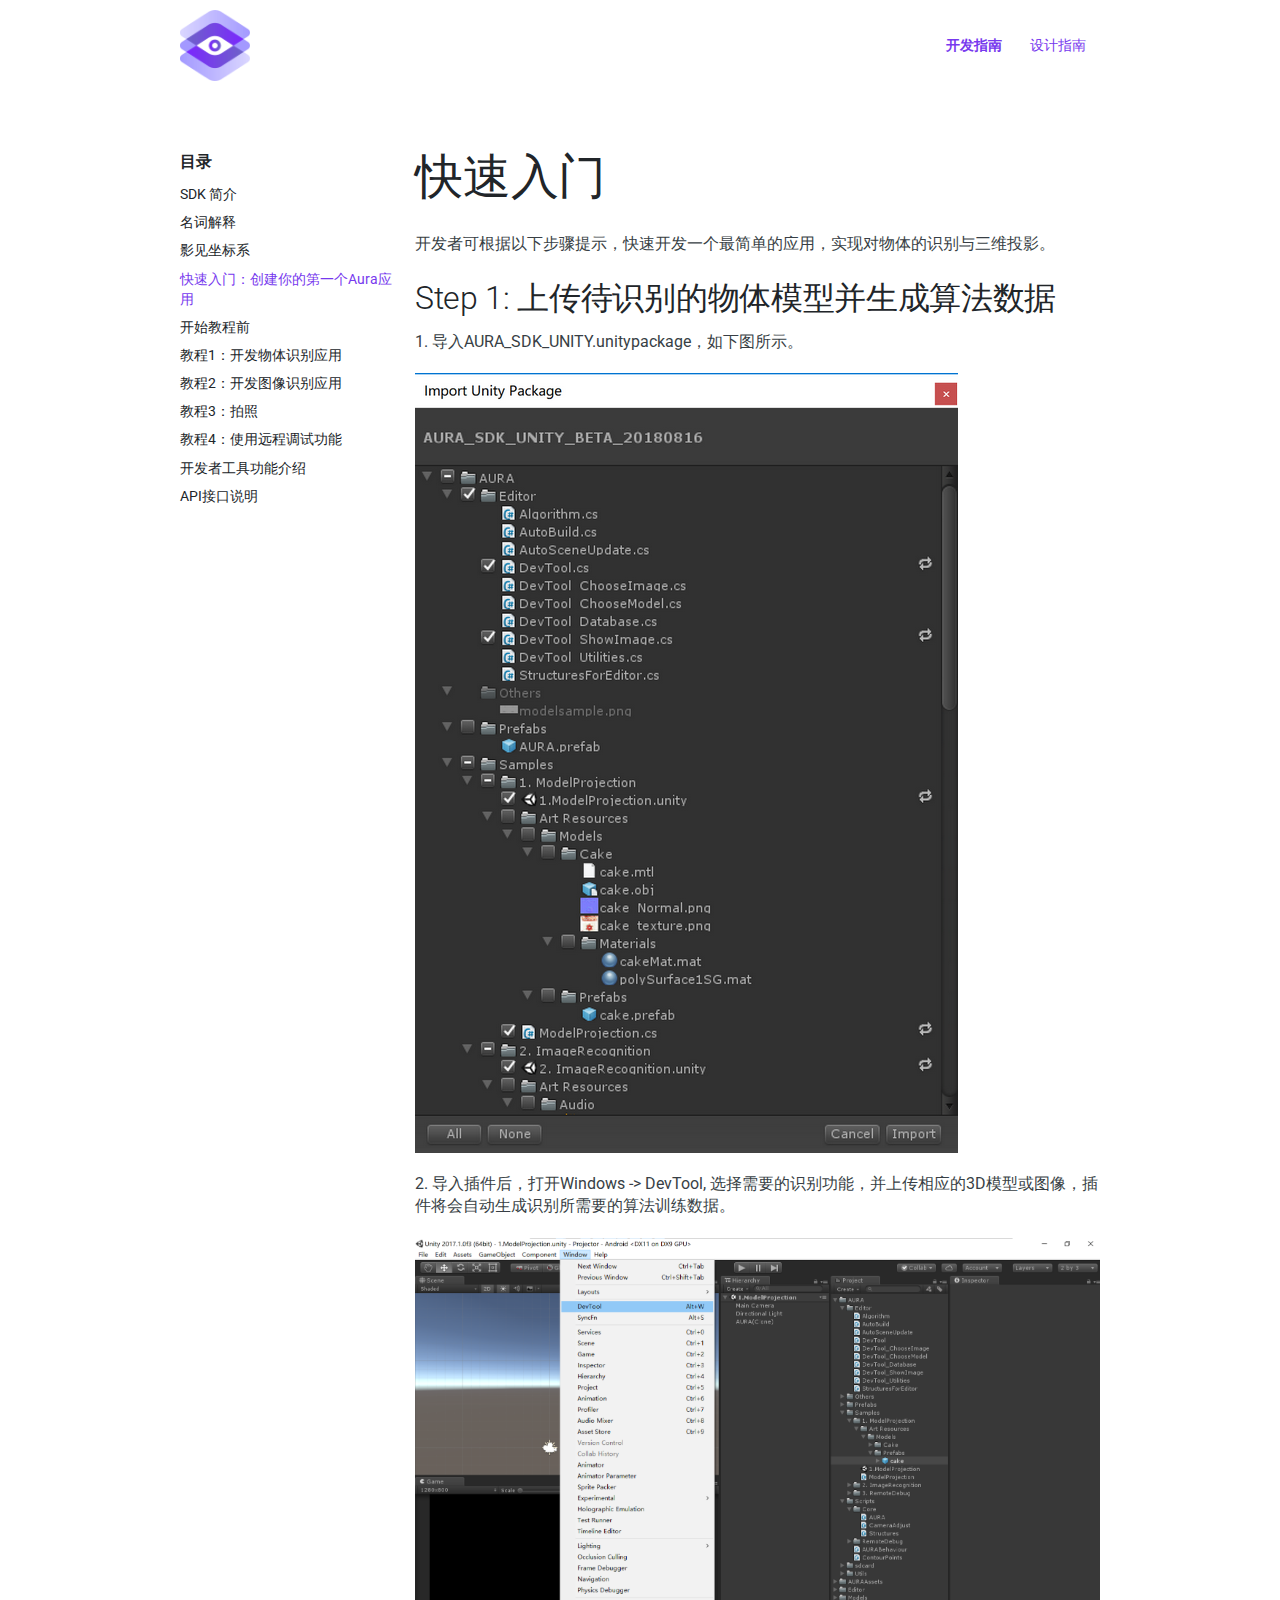
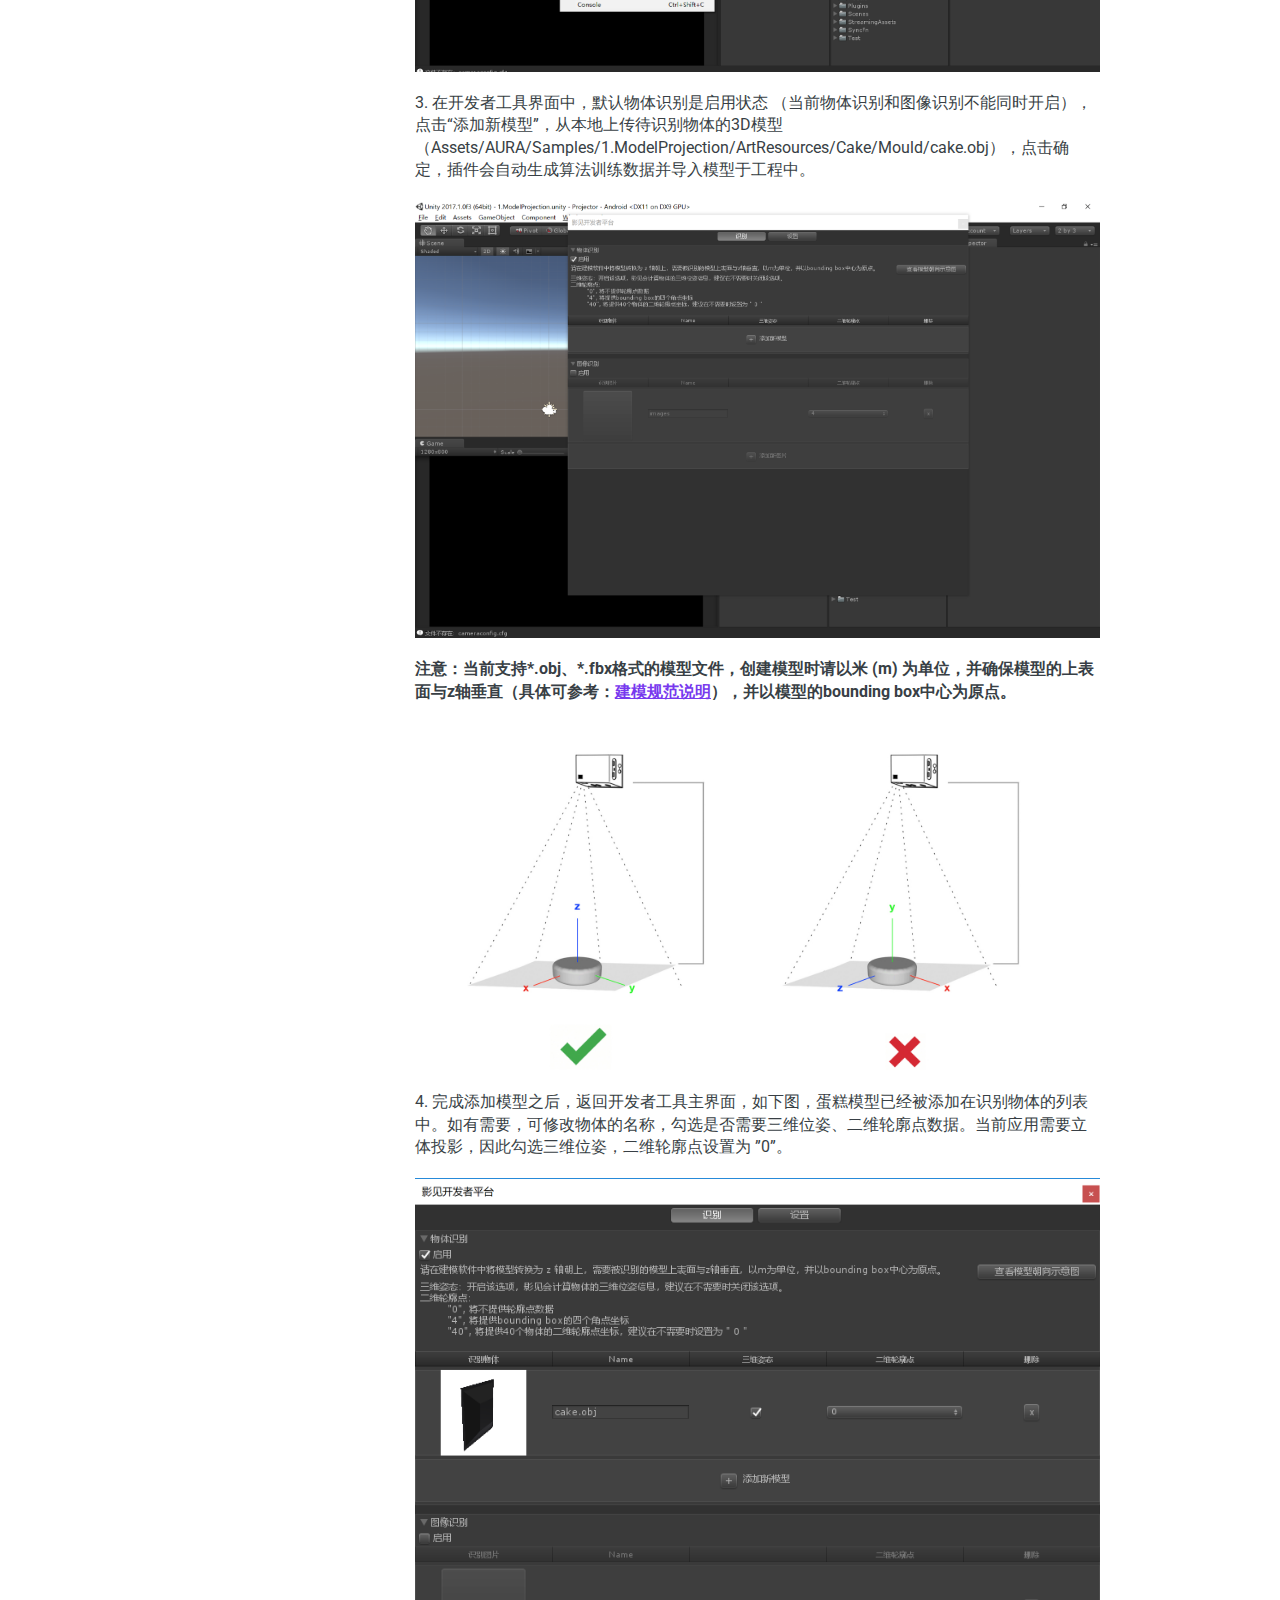
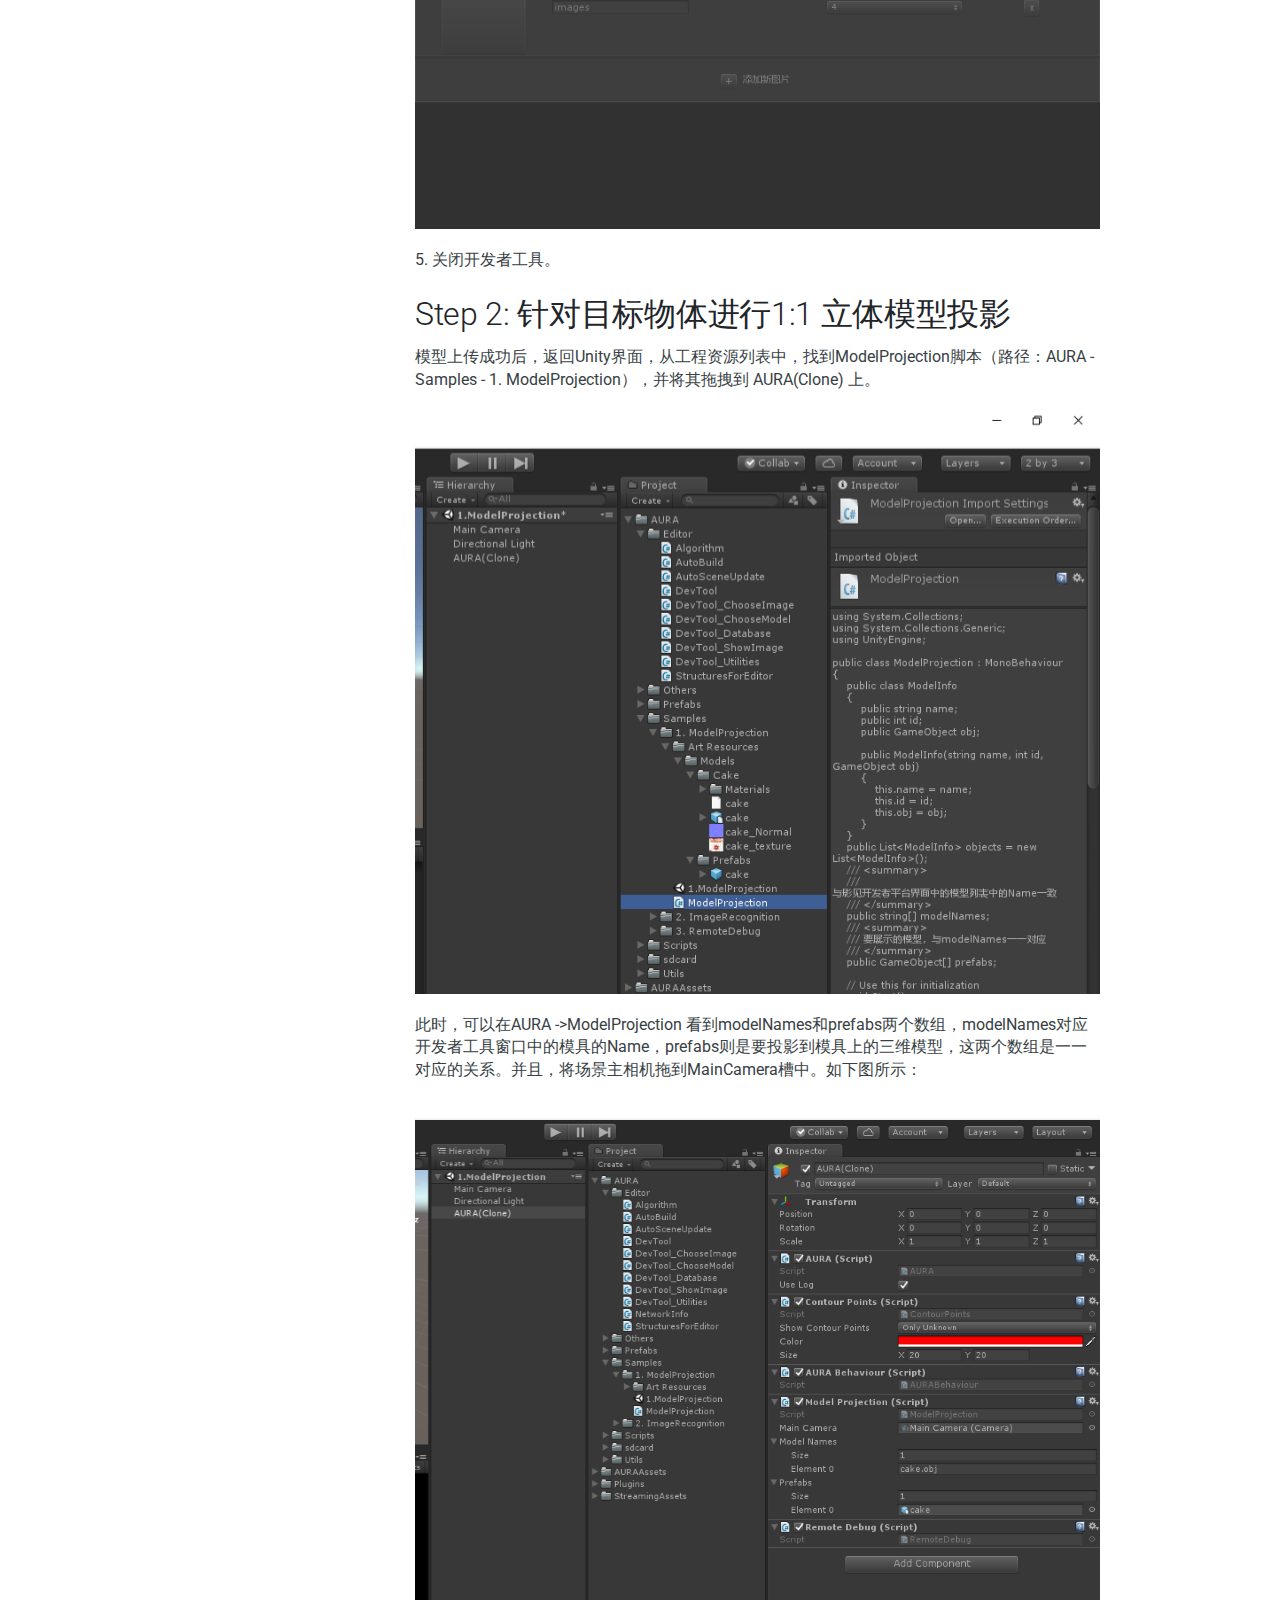
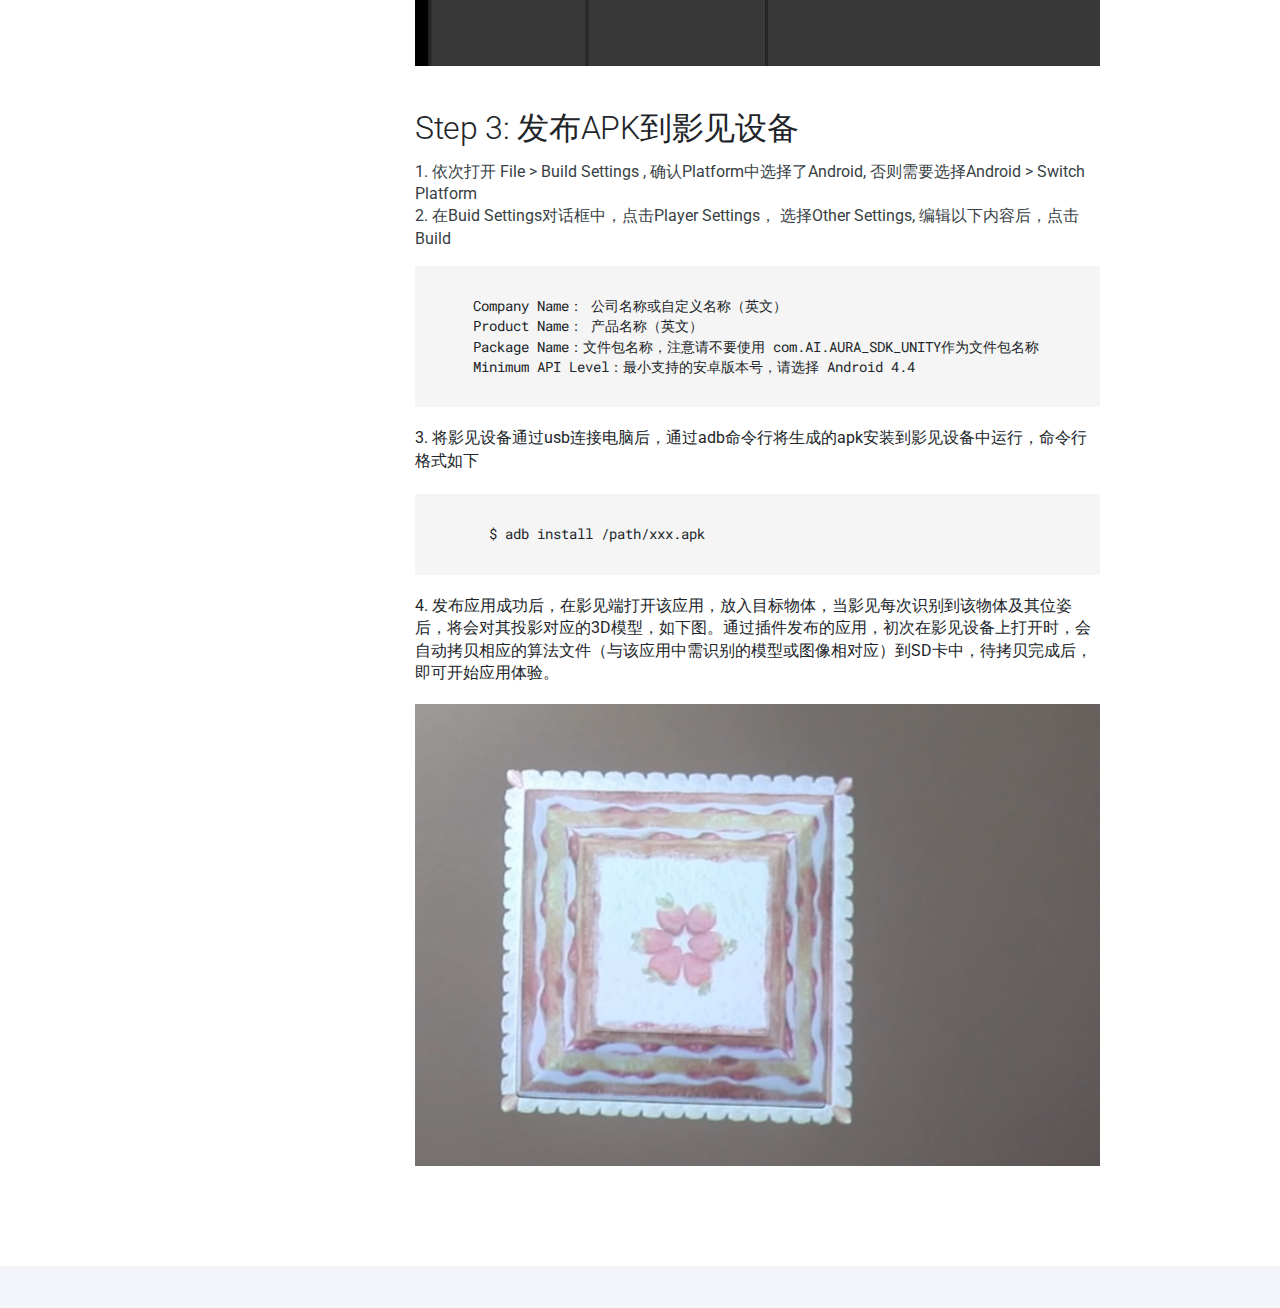
<file: start.html>
<!DOCTYPE html>
<html lang="zh">

<head>
  <meta charset="utf-8">
  <meta http-equiv="x-ua-compatible" content="ie=edge">
  <title>影见开发者文档</title>
  <meta name="viewport" content="width=device-width, initial-scale=1">

  <link rel="icon" href="images/favicon.ico">

  <link rel="stylesheet" href="css/main.css">


</head>

<body class='page page-default-list'>
  <div id="main-menu-mobile" class="main-menu-mobile">
  <ul>


    <li class="menu-item-docs active">
      <a href="index.html">
        <span>开发指南</span>
      </a>
    </li>

    <li class="menu-item-docs">
      <a href="interaction_guide.html">
        <span>设计指南</span>
      </a>
    </li>

  </ul>
</div>
  <div class="wrapper">
    <div class='header'>
  <div class="container">
    <div class="logo">
      <a href="/"><img alt="Logo" src="images/logo.svg" /></a>
    </div>
    <div class="logo-mobile">
      <a href="/"><img alt="Logo" src="images/logo-mobile.svg" /></a>
    </div>
    <div id="main-menu" class="main-menu">
  <ul>


    <li class="menu-item-home active">
      <a href="index.html">
        <span>开发指南</span>
      </a>
    </li>

    <li class="menu-item-docs">
      <a href="interaction_guideline.html">
        <span>设计指南</span>
      </a>
    </li>

  </ul>
</div>
    <button id="toggle-main-menu-mobile" class="hamburger hamburger--slider" type="button">
  <span class="hamburger-box">
    <span class="hamburger-inner"></span>
  </span>
</button>
  </div>
</div>





    <div class="container pt-2 pt-md-6 pb-3 pb-md-6">
      <div class="row">
        <div class="col-12 col-md-3 mb-3">
          <div class="sidebar">

<div class="docs-menu">
  <h4>目录</h4>
  <ul>

    <li >
      <a href="index.html">SDK 简介</a>
    </li>

    <li class=" ">
      <a href="glossary.html">名词解释</a>
    </li>

    <li class="">
      <a href="axis.html">影见坐标系</a>
    </li>

    <li class="active">
      <a href="start.html">快速入门：创建你的第一个Aura应用</a>
    </li>

    <li class="">
        <a href="before.html">开始教程前</a>
    </li>

    <li class="">
      <a href="tutorial_1.html">教程1：开发物体识别应用</a>
    </li>

    <li class="">
      <a href="tutorial_2.html">教程2：开发图像识别应用</a>
    </li>

    <li class="">
      <a href="tutorial_3.html">教程3：拍照</a>
    </li>

    <li class="">
      <a href="tutorial_4.html">教程4：使用远程调试功能</a>
    </li>

    <li class="">
      <a href="dev_tool.html">开发者工具功能介绍</a>
    </li>

    <li class="">
      <a href="api.html">API接口说明</a>
    </li>


  </ul>
</div>

          </div>
        </div>
        <div class="col-12 col-md-9">


<!-- <span class="overview">Overview</span>
 -->

<h1 class="title">快速入门</h1>
<div class="content">
<p>开发者可根据以下步骤提示，快速开发一个最简单的应用，实现对物体的识别与三维投影。


  <div class="summary mb-2">
    <h2 class="title-summary">Step 1: 上传待识别的物体模型并生成算法数据
    </h2>
    <p>1. 导入AURA_SDK_UNITY.unitypackage，如下图所示。

      <img src="images/start/1.png">
      <br>

      2. 导入插件后，打开Windows -> DevTool, 选择需要的识别功能，并上传相应的3D模型或图像，插件将会自动生成识别所需要的算法训练数据。
      <img src="images/start/2.png">
      <br>

      3. 在开发者工具界面中，默认物体识别是启用状态 （当前物体识别和图像识别不能同时开启），点击“添加新模型”，从本地上传待识别物体的3D模型（Assets/AURA/Samples/1.ModelProjection/ArtResources/Cake/Mould/cake.obj），点击确定，插件会自动生成算法训练数据并导入模型于工程中。
      <img src="images/start/3.png">
      <br>

      <strong>注意：当前支持*.obj、*.fbx格式的模型文件，创建模型时请以米 (m) 为单位，并确保模型的上表面与z轴垂直（具体可参考：<a href="modeling_guide.html">建模规范说明</a>），并以模型的bounding box中心为原点。
      </strong>
      <img src="images/start/4.png">
      <br>

      4. 完成添加模型之后，返回开发者工具主界面，如下图，蛋糕模型已经被添加在识别物体的列表中。如有需要，可修改物体的名称，勾选是否需要三维位姿、二维轮廓点数据。当前应用需要立体投影，因此勾选三维位姿，二维轮廓点设置为 ”0”。
      <img src="images/start/5.png">
      <br>

      5. 关闭开发者工具。

    </p>
  </div>

  <div class="summary mb-2">
    <h2 class="title-summary">Step 2: 针对目标物体进行1:1 立体模型投影
    </h2>
    <p>
      模型上传成功后，返回Unity界面，从工程资源列表中，找到ModelProjection脚本（路径：AURA - Samples - 1. ModelProjection），并将其拖拽到 AURA(Clone) 上。
      <img src="images/start/6.png">
      <br>
      此时，可以在AURA ->ModelProjection 看到modelNames和prefabs两个数组，modelNames对应开发者工具窗口中的模具的Name，prefabs则是要投影到模具上的三维模型，这两个数组是一一对应的关系。并且，将场景主相机拖到MainCamera槽中。如下图所示：
      <img src="images/start/7.png">
      <br>

    </p>
  </div>

  <div class="summary mb-2">
    <h2 class="title-summary">Step 3: 发布APK到影见设备
    </h2>
    <p>
      1. 依次打开 File > Build Settings , 确认Platform中选择了Android, 否则需要选择Android > Switch Platform
      <br>
      2. 在Buid Settings对话框中，点击Player Settings， 选择Other Settings, 编辑以下内容后，点击Build
      <br>
      <div class="highlight">
        <pre class="chroma">

      Company Name： 公司名称或自定义名称（英文）
      Product Name： 产品名称（英文）
      Package Name：文件包名称，注意请不要使用 com.AI.AURA_SDK_UNITY作为文件包名称
      Minimum API Level：最小支持的安卓版本号，请选择 Android 4.4
        </pre>
      </div>

      3. 将影见设备通过usb连接电脑后，通过adb命令行将生成的apk安装到影见设备中运行，命令行格式如下
      <br>
      <br>
      <div class="highlight">
        <pre class="chroma">

        $ adb install /path/xxx.apk
        </pre>
      </div>

      4. 发布应用成功后，在影见端打开该应用，放入目标物体，当影见每次识别到该物体及其位姿后，将会对其投影对应的3D模型，如下图。通过插件发布的应用，初次在影见设备上打开时，会自动拷贝相应的算法文件（与该应用中需识别的模型或图像相对应）到SD卡中，待拷贝完成后，即可开始应用体验。

        <img src="images/start/8.png">
      <br>

    </p>
  </div>



</p>

</div>
      </div>
    </div>

  </div>

  <div class="sub-footer">
  <div class="container">
    <div class="row">
      <div class="col-12">
        <div class="sub-footer-inner">
          <ul>
            <li class="oldversions"><a href=""></a></li>
          </ul>
        </div>
      </div>
    </div>
  </div>
</div>







  <script type="text/javascript" src="script.js"></script>


    <script async src="https://www.googletagmanager.com/gtag/js?id=UA-130251315-5"></script>
    <script>
      window.dataLayer = window.dataLayer || [];
      function gtag(){dataLayer.push(arguments);}
      gtag('js', new Date());
      gtag('config', 'UA-130251315-5');
    </script>



</body>

</html>
</file>
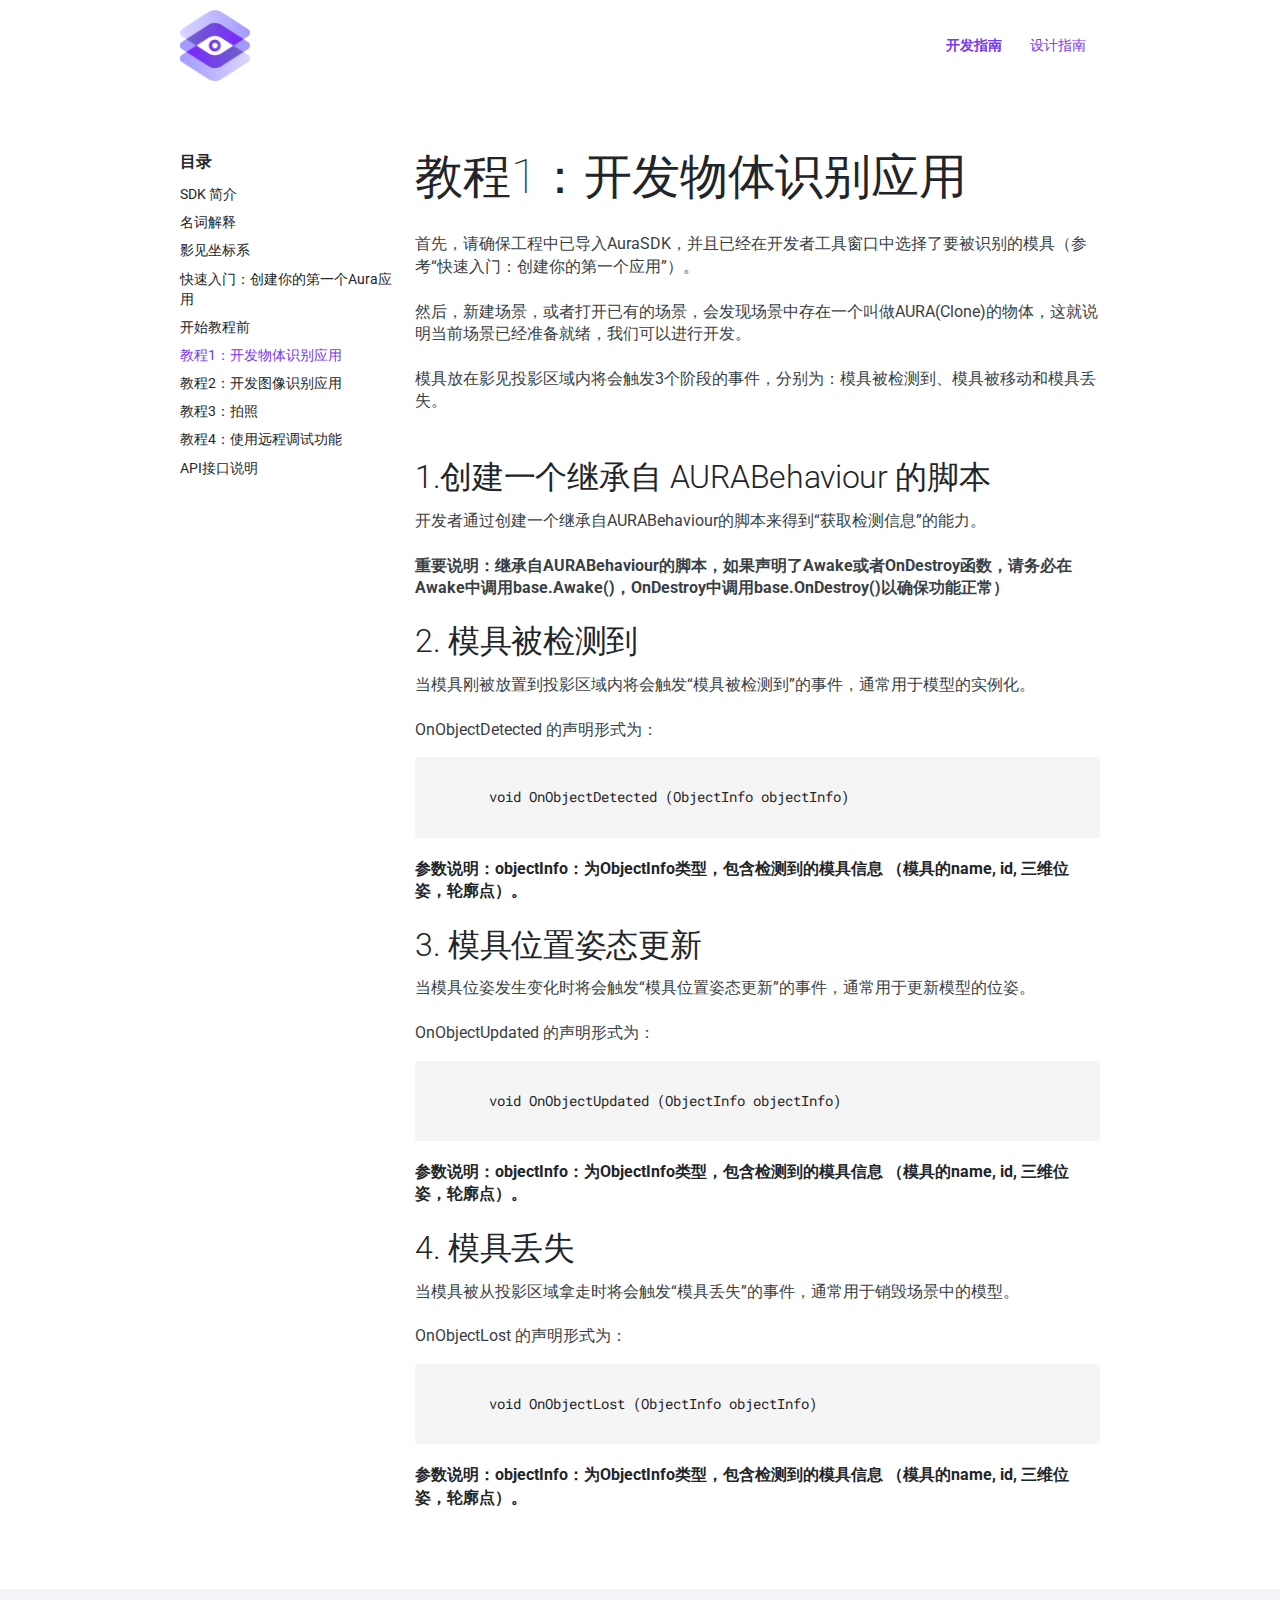
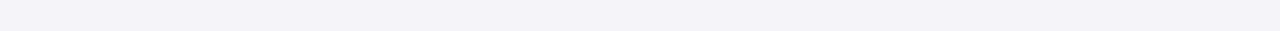
<file: tutorial_1.html>
<!DOCTYPE html>
<html lang="zh">

<head>
  <meta charset="utf-8">
  <meta http-equiv="x-ua-compatible" content="ie=edge">
  <title>影见开发者文档</title>
  <meta name="viewport" content="width=device-width, initial-scale=1">

  <link rel="icon" href="images/favicon.ico">

  <link rel="stylesheet" href="css/main.css">


</head>

<body class='page page-default-list'>
  <div id="main-menu-mobile" class="main-menu-mobile">
  <ul>


    <li class="menu-item-docs active">
      <a href="index.html">
        <span>开发指南</span>
      </a>
    </li>

    <li class="menu-item-docs">
      <a href="interaction_guide.html">
        <span>设计指南</span>
      </a>
    </li>

  </ul>
</div>
  <div class="wrapper">
    <div class='header'>
  <div class="container">
    <div class="logo">
      <a href="/"><img alt="Logo" src="images/logo.svg" /></a>
    </div>
    <div class="logo-mobile">
      <a href="/"><img alt="Logo" src="images/logo-mobile.svg" /></a>
    </div>
    <div id="main-menu" class="main-menu">
  <ul>


    <li class="menu-item-home active">
      <a href="index.html">
        <span>开发指南</span>
      </a>
    </li>

    <li class="menu-item-docs">
      <a href="interaction_guide.html">
        <span>设计指南</span>
      </a>
    </li>

  </ul>
</div>
    <button id="toggle-main-menu-mobile" class="hamburger hamburger--slider" type="button">
  <span class="hamburger-box">
    <span class="hamburger-inner"></span>
  </span>
</button>
  </div>
</div>





    <div class="container pt-2 pt-md-6 pb-3 pb-md-6">
      <div class="row">
        <div class="col-12 col-md-3 mb-3">
          <div class="sidebar">

<div class="docs-menu">
  <h4>目录</h4>
  <ul>

    <li >
      <a href="index.html">SDK 简介</a>
    </li>

    <li class=" ">
      <a href="glossary.html">名词解释</a>
    </li>

    <li class="">
      <a href="axis.html">影见坐标系</a>
    </li>

    <li class="">
      <a href="start.html">快速入门：创建你的第一个Aura应用</a>
    </li>

    <li class="">
        <a href="before.html">开始教程前</a>
    </li>

    <li class="active">
      <a href="tutorial_1.html">教程1：开发物体识别应用</a>
    </li>

    <li class="">
      <a href="tutorial_2.html">教程2：开发图像识别应用</a>
    </li>

    <li class="">
      <a href="tutorial_3.html">教程3：拍照</a>
    </li>

    <li class="">
      <a href="tutorial_4.html">教程4：使用远程调试功能</a>
    </li>

    <li class="">
      <a href="api.html">API接口说明</a>
    </li>


  </ul>
</div>

          </div>
        </div>
        <div class="col-12 col-md-9">


<!-- <span class="overview">Overview</span>
 -->

<h1 class="title">教程1：开发物体识别应用</h1>
<div class="content">
<p>
  首先，请确保工程中已导入AuraSDK，并且已经在开发者工具窗口中选择了要被识别的模具（参考“快速入门：创建你的第一个应用”）。<br><br>

  然后，新建场景，或者打开已有的场景，会发现场景中存在一个叫做AURA(Clone)的物体，这就说明当前场景已经准备就绪，我们可以进行开发。<br><br>

  模具放在影见投影区域内将会触发3个阶段的事件，分别为：模具被检测到、模具被移动和模具丢失。<br><br>


  <div class="summary mb-2">
    <h2 class="title-summary">1.创建一个继承自 AURABehaviour 的脚本
    </h2>
    <p>开发者通过创建一个继承自AURABehaviour的脚本来得到“获取检测信息”的能力。<br><br>

      <strong>重要说明：继承自AURABehaviour的脚本，如果声明了Awake或者OnDestroy函数，请务必在Awake中调用base.Awake()，OnDestroy中调用base.OnDestroy()以确保功能正常）</strong>
    </p>
  </div>

  <div class="summary mb-2">
    <h2 class="title-summary">2. 模具被检测到
    </h2>
    <p>
      当模具刚被放置到投影区域内将会触发“模具被检测到”的事件，通常用于模型的实例化。<br><br>

      OnObjectDetected 的声明形式为：
      <div class="highlight">
        <pre class="chroma">

        void OnObjectDetected (ObjectInfo objectInfo)
        </pre>
      </div>

        <strong>参数说明：objectInfo：为ObjectInfo类型，包含检测到的模具信息 （模具的name, id, 三维位姿，轮廓点）。</strong>

    </p>
  </div>

  <div class="summary mb-2">
    <h2 class="title-summary">3. 模具位置姿态更新
    </h2>
    <p>
      当模具位姿发生变化时将会触发“模具位置姿态更新”的事件，通常用于更新模型的位姿。<br><br>

      OnObjectUpdated 的声明形式为：
      <div class="highlight">
        <pre class="chroma">

        void OnObjectUpdated (ObjectInfo objectInfo)
        </pre>
      </div>

        <strong>参数说明：objectInfo：为ObjectInfo类型，包含检测到的模具信息 （模具的name, id, 三维位姿，轮廓点）。</strong>

    </p>
  </div>

    <div class="summary mb-2">
    <h2 class="title-summary">4. 模具丢失
    </h2>
    <p>
      当模具被从投影区域拿走时将会触发“模具丢失”的事件，通常用于销毁场景中的模型。<br><br>

      OnObjectLost 的声明形式为：
      <div class="highlight">
        <pre class="chroma">

        void OnObjectLost (ObjectInfo objectInfo)
        </pre>
      </div>

        <strong>参数说明：objectInfo：为ObjectInfo类型，包含检测到的模具信息 （模具的name, id, 三维位姿，轮廓点）。</strong>

    </p>
  </div>


</p>

</div>
      </div>
    </div>

  </div>

  <div class="sub-footer">
  <div class="container">
    <div class="row">
      <div class="col-12">
        <div class="sub-footer-inner">
          <ul>
            <li class="oldversions"><a href="/"></a></li>
          </ul>
        </div>
      </div>
    </div>
  </div>
</div>







  <script type="text/javascript" src="script.js"></script>


    <script async src="https://www.googletagmanager.com/gtag/js?id=UA-130251315-5"></script>
    <script>
      window.dataLayer = window.dataLayer || [];
      function gtag(){dataLayer.push(arguments);}
      gtag('js', new Date());
      gtag('config', 'UA-130251315-5');
    </script>



</body>

</html>
</file>
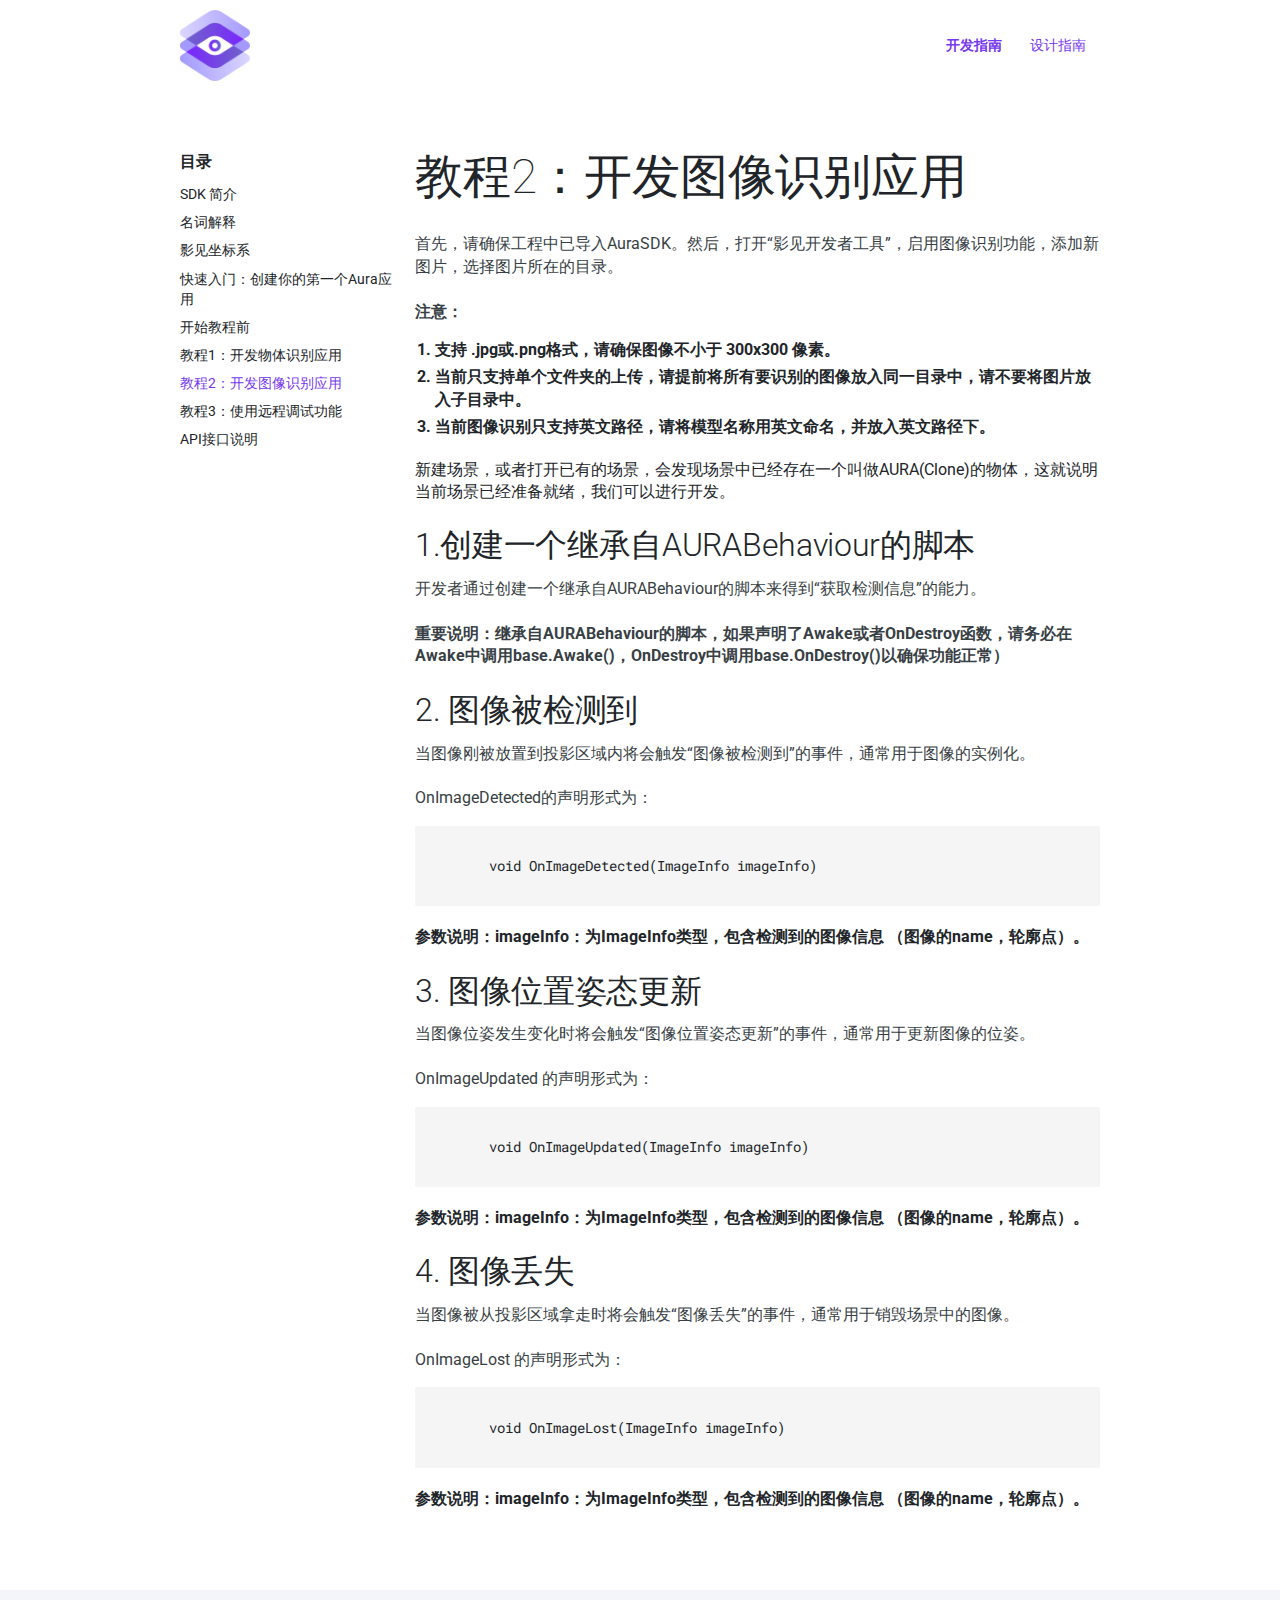
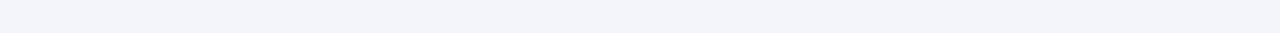
<file: tutorial_2.html>
<!DOCTYPE html>
<html lang="zh">

<head>
  <meta charset="utf-8">
  <meta http-equiv="x-ua-compatible" content="ie=edge">
  <title>影见开发者文档</title>
  <meta name="viewport" content="width=device-width, initial-scale=1">
  
  <link rel="icon" href="images/favicon.ico"> 
  
  <link rel="stylesheet" href="css/main.css">
    

</head>

<body class='page page-default-list'>
  <div id="main-menu-mobile" class="main-menu-mobile">
  <ul>
    
    
    <li class="menu-item-docs active">
      <a href="index.html">
        <span>开发指南</span>
      </a>
    </li>
    
    <li class="menu-item-docs">
      <a href="interaction_guide.html">
        <span>设计指南</span>
      </a>
    </li>
    
  </ul>
</div>
  <div class="wrapper">
    <div class='header'>
  <div class="container">
    <div class="logo">
      <a href="/"><img alt="Logo" src="images/logo.svg" /></a>
    </div>
    <div class="logo-mobile">
      <a href="/"><img alt="Logo" src="images/logo-mobile.svg" /></a>
    </div>
    <div id="main-menu" class="main-menu">
  <ul>
    
    
    <li class="menu-item-home active">
      <a href="index.html">
        <span>开发指南</span>
      </a>
    </li>
    
    <li class="menu-item-docs">
      <a href="interaction_guide.html">
        <span>设计指南</span>
      </a>
    </li>
    
  </ul>
</div>
    <button id="toggle-main-menu-mobile" class="hamburger hamburger--slider" type="button">
  <span class="hamburger-box">
    <span class="hamburger-inner"></span>
  </span>
</button>
  </div>
</div>


  

    
    <div class="container pt-2 pt-md-6 pb-3 pb-md-6">
      <div class="row">
        <div class="col-12 col-md-3 mb-3">
          <div class="sidebar">
            
<div class="docs-menu">
  <h4>目录</h4>
  <ul>
    
    <li >
      <a href="index.html">SDK 简介</a>
    </li>
    
    <li class=" ">
      <a href="glossary.html">名词解释</a>
    </li>
    
    <li class="">
      <a href="axis.html">影见坐标系</a>
    </li>
    
    <li class="">
      <a href="start.html">快速入门：创建你的第一个Aura应用</a>
    </li>

    <li class="">
        <a href="before.html">开始教程前</a>
    </li>

    <li class="">
      <a href="tutorial_1.html">教程1：开发物体识别应用</a>
    </li>

    <li class="active">
      <a href="tutorial_2.html">教程2：开发图像识别应用</a>
    </li>

    <li class="">
      <a href="tutorial_3.html">教程3：使用远程调试功能</a>
    </li>

    <li class="">
      <a href="api.html">API接口说明</a>
    </li>

    
  </ul>
</div>

          </div>
        </div>
        <div class="col-12 col-md-9">
          

<!-- <span class="overview">Overview</span>
 -->

<h1 class="title">教程2：开发图像识别应用</h1>
<div class="content">
<p>
  首先，请确保工程中已导入AuraSDK。然后，打开“影见开发者工具”，启用图像识别功能，添加新图片，选择图片所在的目录。<br><br>

  <strong>  
    注意：
    <ol> 
      <li>支持 .jpg或.png格式，请确保图像不小于 300x300 像素。</li>
      <li>当前只支持单个文件夹的上传，请提前将所有要识别的图像放入同一目录中，请不要将图片放入子目录中。</li>
      <li>当前图像识别只支持英文路径，请将模型名称用英文命名，并放入英文路径下。</li>
    </ol>
  </strong>

  新建场景，或者打开已有的场景，会发现场景中已经存在一个叫做AURA(Clone)的物体，这就说明当前场景已经准备就绪，我们可以进行开发。

  <div class="summary mb-2">
    <h2 class="title-summary">1.创建一个继承自AURABehaviour的脚本
    </h2>
    <p>开发者通过创建一个继承自AURABehaviour的脚本来得到“获取检测信息”的能力。<br><br>

      <strong>重要说明：继承自AURABehaviour的脚本，如果声明了Awake或者OnDestroy函数，请务必在Awake中调用base.Awake()，OnDestroy中调用base.OnDestroy()以确保功能正常）</strong>
    </p>
  </div>

  <div class="summary mb-2">
    <h2 class="title-summary">2. 图像被检测到
    </h2>
    <p>
      当图像刚被放置到投影区域内将会触发“图像被检测到”的事件，通常用于图像的实例化。<br><br>

      OnImageDetected的声明形式为：
      <div class="highlight">
        <pre class="chroma">

        void OnImageDetected(ImageInfo imageInfo)
        </pre>
      </div>

        <strong>参数说明：imageInfo：为ImageInfo类型，包含检测到的图像信息 （图像的name，轮廓点）。</strong>
        
    </p>
  </div>
 
  <div class="summary mb-2">
    <h2 class="title-summary">3. 图像位置姿态更新
    </h2>
    <p>
      当图像位姿发生变化时将会触发“图像位置姿态更新”的事件，通常用于更新图像的位姿。<br><br>

      OnImageUpdated 的声明形式为：
      <div class="highlight">
        <pre class="chroma">

        void OnImageUpdated(ImageInfo imageInfo)
        </pre>
      </div>

        <strong>参数说明：imageInfo：为ImageInfo类型，包含检测到的图像信息 （图像的name，轮廓点）。</strong>
        
    </p>
  </div>

    <div class="summary mb-2">
    <h2 class="title-summary">4. 图像丢失
    </h2>
    <p>
      当图像被从投影区域拿走时将会触发“图像丢失”的事件，通常用于销毁场景中的图像。<br><br>

      OnImageLost 的声明形式为：
      <div class="highlight">
        <pre class="chroma">

        void OnImageLost(ImageInfo imageInfo)
        </pre> 
      </div>

        <strong>参数说明：imageInfo：为ImageInfo类型，包含检测到的图像信息 （图像的name，轮廓点）。</strong>
        
    </p>
  </div>
 

</p>

</div>
      </div>
    </div>
    
  </div>

  <div class="sub-footer">
  <div class="container">
    <div class="row">
      <div class="col-12">
        <div class="sub-footer-inner">
          <ul>
            <li class="oldversions"><a href="/"></a></li>
          </ul>
        </div>
      </div>
    </div>
  </div>
</div>

  

  
  

  
  <script type="text/javascript" src="script.js"></script>
  
    
    <script async src="https://www.googletagmanager.com/gtag/js?id=UA-130251315-5"></script>
    <script>
      window.dataLayer = window.dataLayer || [];
      function gtag(){dataLayer.push(arguments);}
      gtag('js', new Date());
      gtag('config', 'UA-130251315-5');
    </script>
  


</body>

</html>
</file>
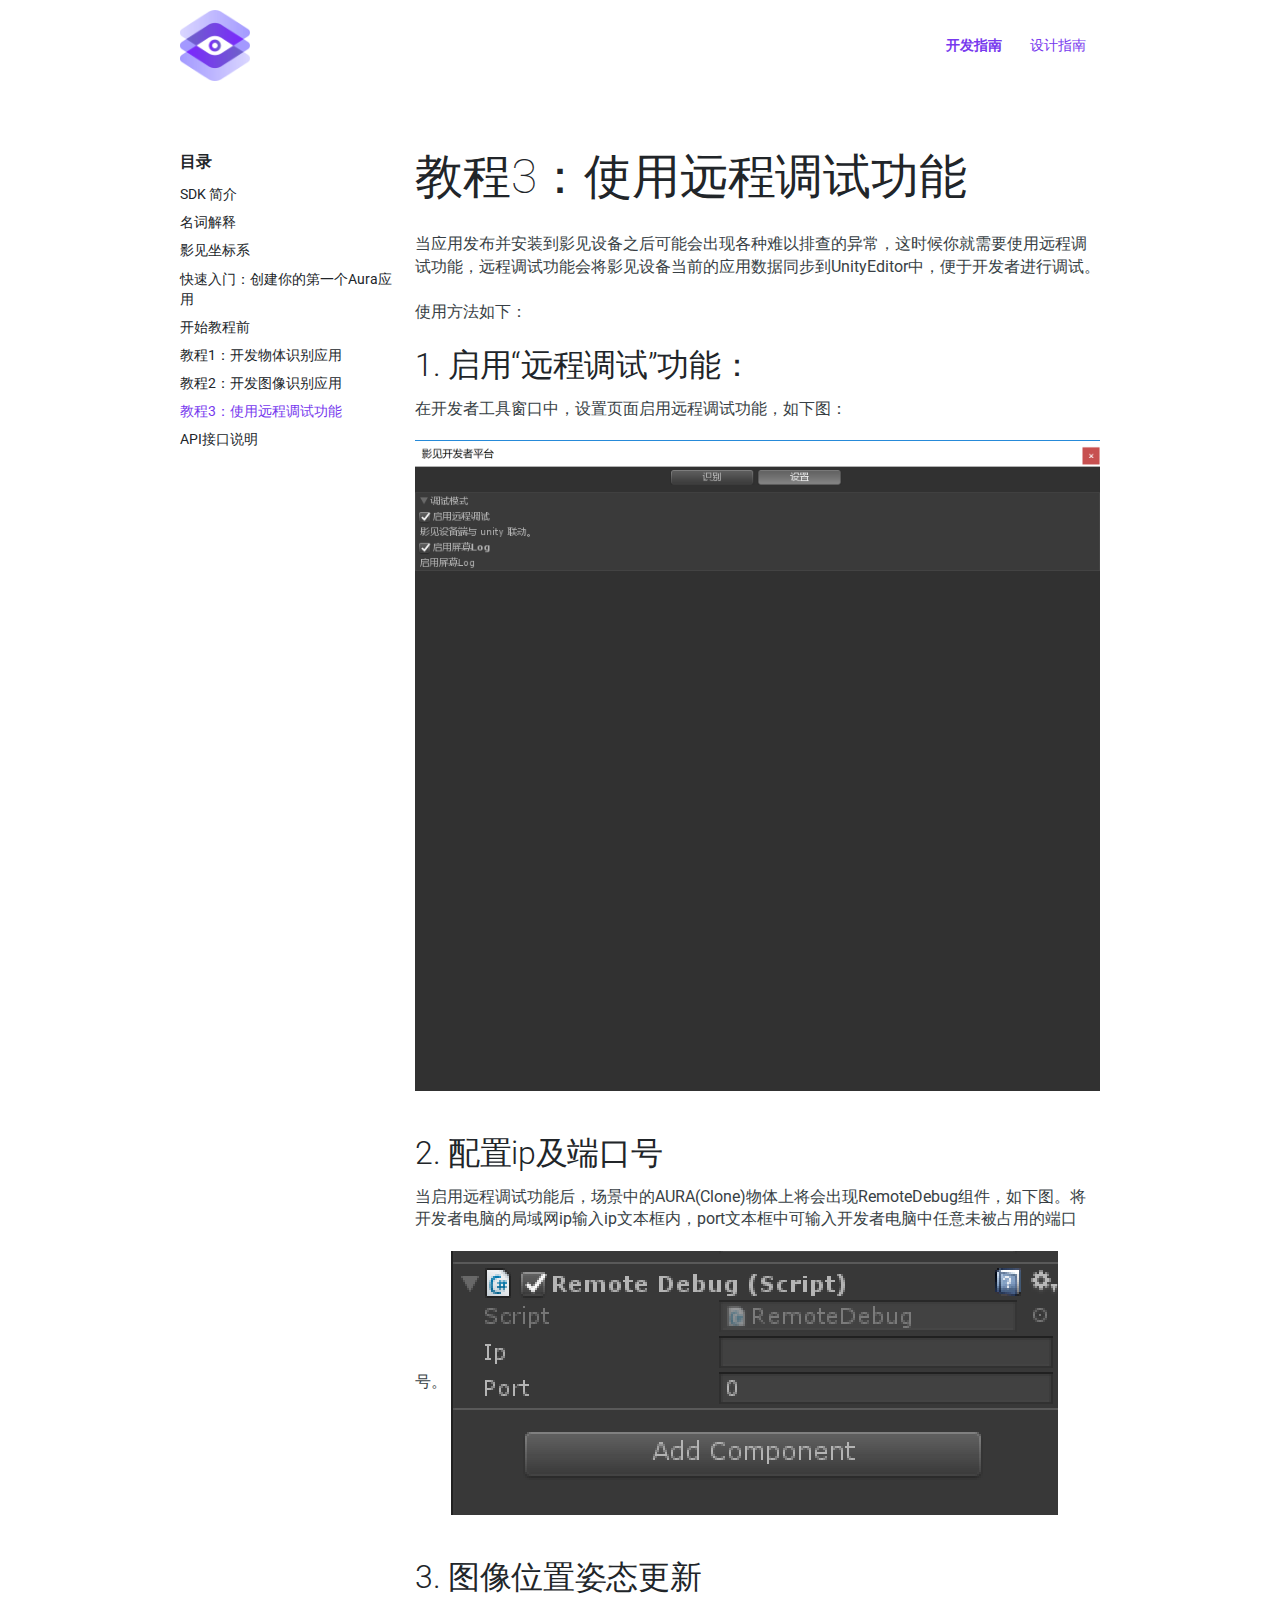
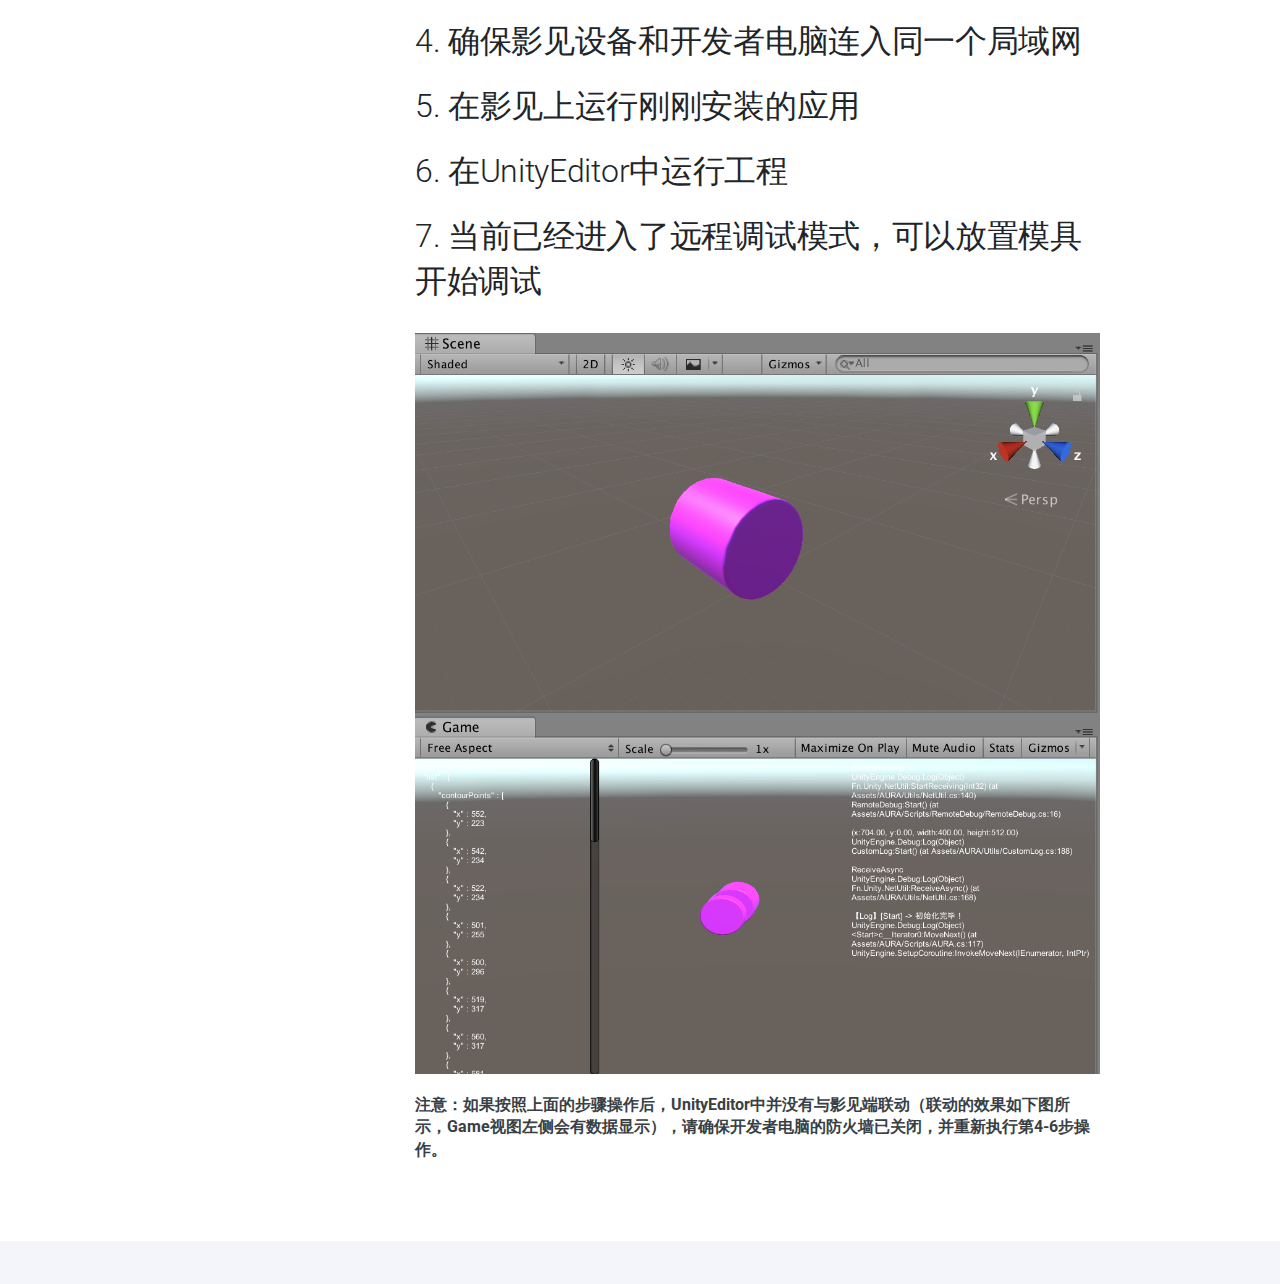
<file: tutorial_3.html>
<!DOCTYPE html>
<html lang="zh">

<head>
  <meta charset="utf-8">
  <meta http-equiv="x-ua-compatible" content="ie=edge">
  <title>影见开发者文档</title>
  <meta name="viewport" content="width=device-width, initial-scale=1">
  
  <link rel="icon" href="images/favicon.ico"> 
  
  <link rel="stylesheet" href="css/main.css">
    

</head>

<body class='page page-default-list'>
  <div id="main-menu-mobile" class="main-menu-mobile">
  <ul>
    
    
    <li class="menu-item-docs active">
      <a href="index.html">
        <span>开发指南</span>
      </a>
    </li>
    
    <li class="menu-item-docs">
      <a href="/docs/">
        <span>设计指南</span>
      </a>
    </li>
    
  </ul>
</div>
  <div class="wrapper">
    <div class='header'>
  <div class="container">
    <div class="logo">
      <a href="/"><img alt="Logo" src="images/logo.svg" /></a>
    </div>
    <div class="logo-mobile">
      <a href="/"><img alt="Logo" src="images/logo-mobile.svg" /></a>
    </div>
    <div id="main-menu" class="main-menu">
  <ul>
    
    
    <li class="menu-item-home active">
      <a href="index.html">
        <span>开发指南</span>
      </a>
    </li>
    
    <li class="menu-item-docs">
      <a href="interaction_guide.html">
        <span>设计指南</span>
      </a>
    </li>
    
  </ul>
</div>
    <button id="toggle-main-menu-mobile" class="hamburger hamburger--slider" type="button">
  <span class="hamburger-box">
    <span class="hamburger-inner"></span>
  </span>
</button>
  </div>
</div>


  

    
    <div class="container pt-2 pt-md-6 pb-3 pb-md-6">
      <div class="row">
        <div class="col-12 col-md-3 mb-3">
          <div class="sidebar">
            
<div class="docs-menu">
  <h4>目录</h4>
  <ul>
    
    <li >
      <a href="index.html">SDK 简介</a>
    </li>
    
    <li class=" ">
      <a href="glossary.html">名词解释</a>
    </li>
    
    <li class="">
      <a href="axis.html">影见坐标系</a>
    </li>
    
    <li class="">
      <a href="start.html">快速入门：创建你的第一个Aura应用</a>
    </li>

    <li class="">
        <a href="before.html">开始教程前</a>
    </li>

    <li class="">
      <a href="tutorial_1.html">教程1：开发物体识别应用</a>
    </li>

    <li class="">
      <a href="tutorial_2.html">教程2：开发图像识别应用</a>
    </li>

    <li class="active">
      <a href="tutorial_3.html">教程3：使用远程调试功能</a>
    </li>

    <li class="">
      <a href="api.html">API接口说明</a>
    </li>

    
  </ul>
</div>

          </div>
        </div>
        <div class="col-12 col-md-9">
          

<!-- <span class="overview">Overview</span>
 -->

<h1 class="title">教程3：使用远程调试功能</h1>
<div class="content">
<p>
  当应用发布并安装到影见设备之后可能会出现各种难以排查的异常，这时候你就需要使用远程调试功能，远程调试功能会将影见设备当前的应用数据同步到UnityEditor中，便于开发者进行调试。<br><br>

  使用方法如下：
  <div class="summary mb-2">
    <h2 class="title-summary">1. 启用“远程调试”功能：
    </h2>
    <p>在开发者工具窗口中，设置页面启用远程调试功能，如下图：
      <img src="images/tutorial_3/1.png">
      <br>
    </p>
  </div>

  <div class="summary mb-2">
    <h2 class="title-summary">2. 配置ip及端口号
    </h2>
    <p>
      当启用远程调试功能后，场景中的AURA(Clone)物体上将会出现RemoteDebug组件，如下图。将开发者电脑的局域网ip输入ip文本框内，port文本框中可输入开发者电脑中任意未被占用的端口号。
      <img src="images/tutorial_3/2.png">
      <br> 
    </p>
  </div>
 
  <div class="summary mb-2">
    <h2 class="title-summary">3. 图像位置姿态更新
    </h2>
  </div>

  <div class="summary mb-2">
    <h2 class="title-summary">4. 确保影见设备和开发者电脑连入同一个局域网
    </h2>
  </div>

  <div class="summary mb-2">
    <h2 class="title-summary">5. 在影见上运行刚刚安装的应用
    </h2>
  </div>

  <div class="summary mb-2">
    <h2 class="title-summary">6. 在UnityEditor中运行工程
    </h2>
  </div>

   <div class="summary mb-2">
    <h2 class="title-summary">7. 当前已经进入了远程调试模式，可以放置模具开始调试
    </h2>
    <p>
      <img src="images/tutorial_3/3.png">
      <br> 
      <strong>注意：如果按照上面的步骤操作后，UnityEditor中并没有与影见端联动（联动的效果如下图所示，Game视图左侧会有数据显示），请确保开发者电脑的防火墙已关闭，并重新执行第4-6步操作。 </strong>
    </p>
  </div>

</p>

</div>
      </div>
    </div>
    
  </div>

  <div class="sub-footer">
  <div class="container">
    <div class="row">
      <div class="col-12">
        <div class="sub-footer-inner">
          <ul>
            <li class="oldversions"><a href="/"></a></li>
          </ul>
        </div>
      </div>
    </div>
  </div>
</div>

  

  
  

  
  <script type="text/javascript" src="script.js"></script>
  
    
    <script async src="https://www.googletagmanager.com/gtag/js?id=UA-130251315-5"></script>
    <script>
      window.dataLayer = window.dataLayer || [];
      function gtag(){dataLayer.push(arguments);}
      gtag('js', new Date());
      gtag('config', 'UA-130251315-5');
    </script>
  


</body>

</html>
</file>
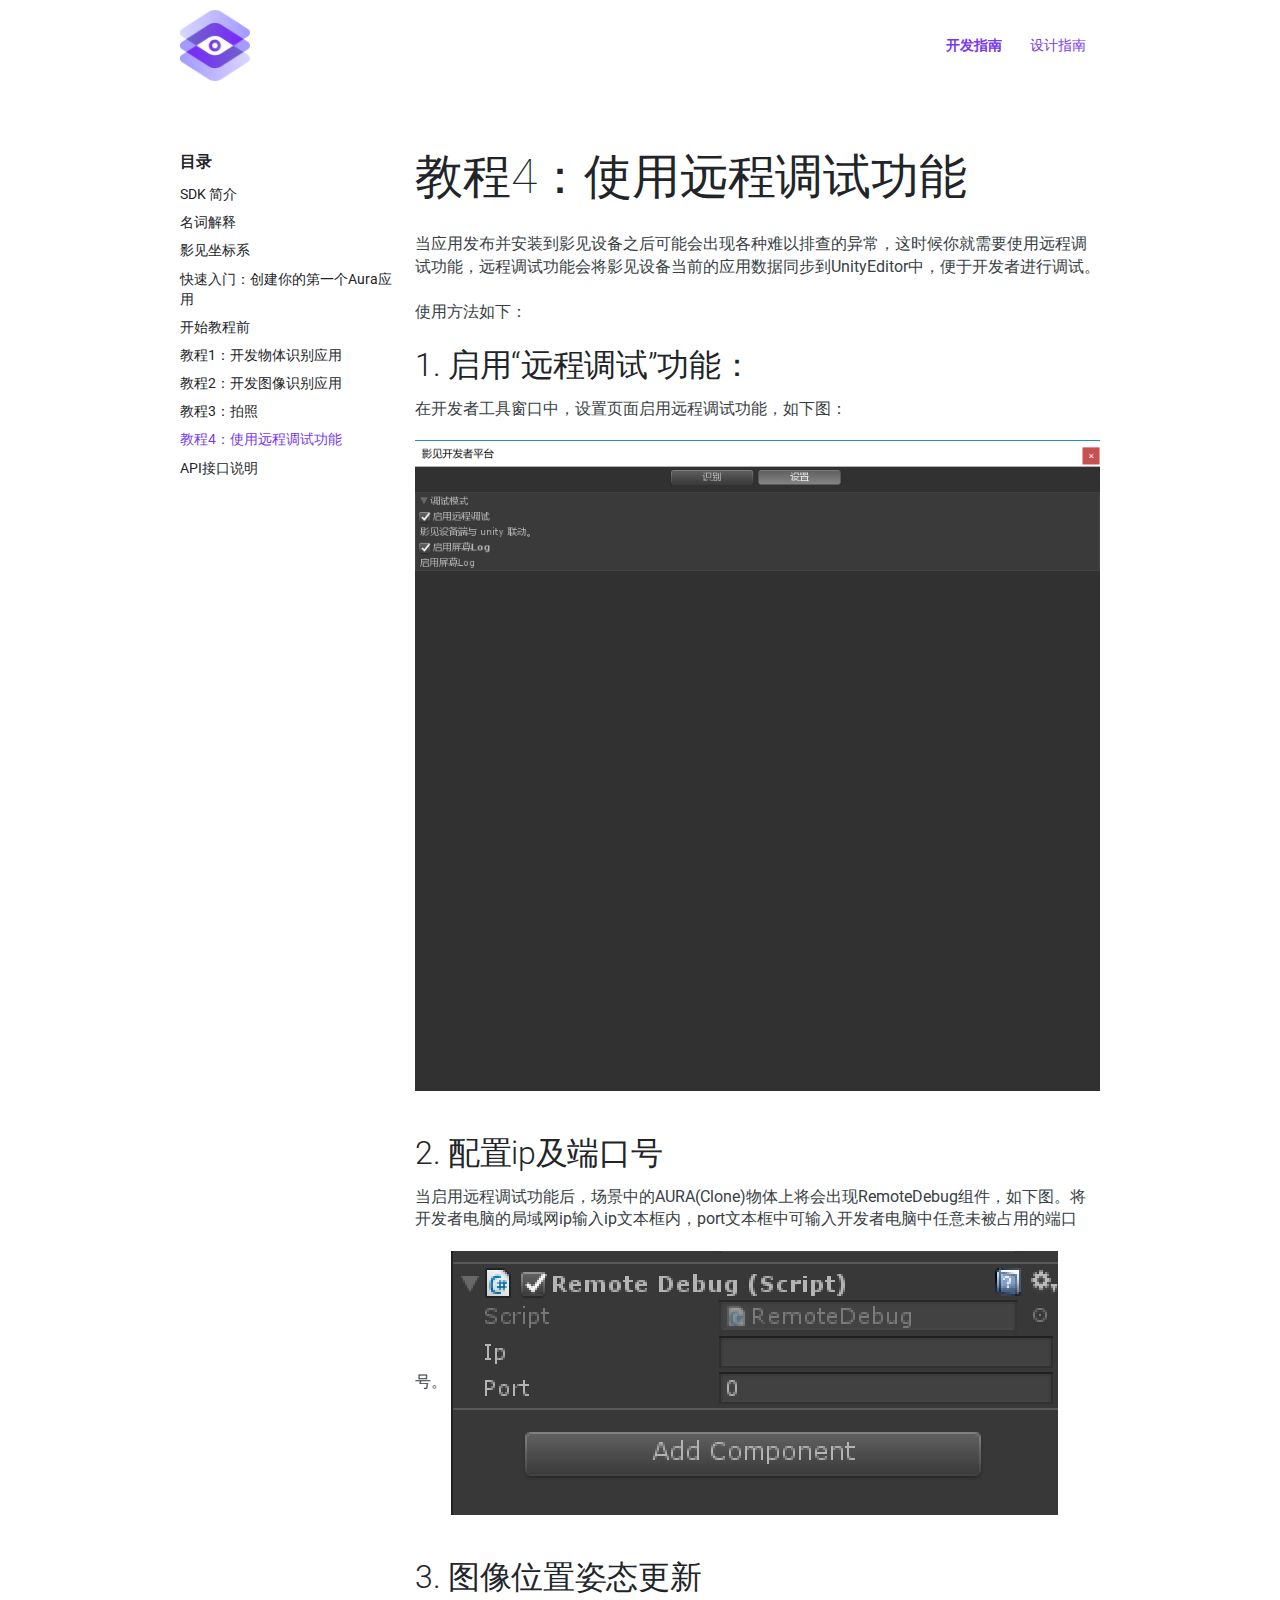
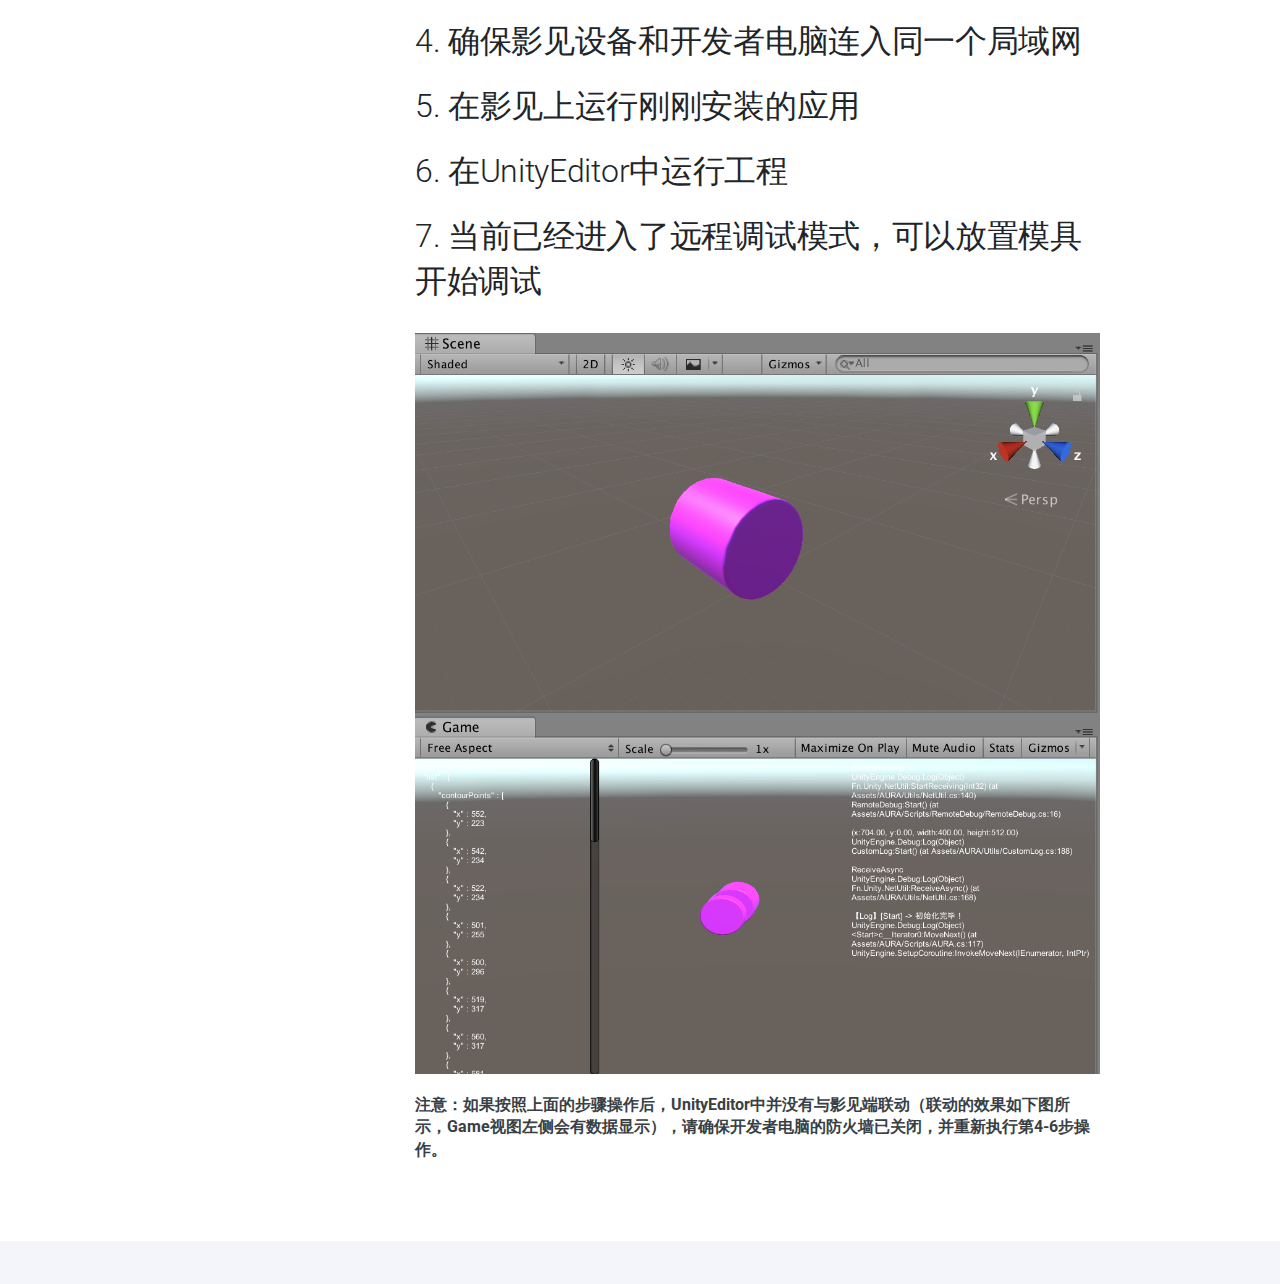
<file: tutorial_4.html>
<!DOCTYPE html>
<html lang="zh">

<head>
  <meta charset="utf-8">
  <meta http-equiv="x-ua-compatible" content="ie=edge">
  <title>影见开发者文档</title>
  <meta name="viewport" content="width=device-width, initial-scale=1">

  <link rel="icon" href="images/favicon.ico">

  <link rel="stylesheet" href="css/main.css">


</head>

<body class='page page-default-list'>
  <div id="main-menu-mobile" class="main-menu-mobile">
  <ul>


    <li class="menu-item-docs active">
      <a href="index.html">
        <span>开发指南</span>
      </a>
    </li>

    <li class="menu-item-docs">
      <a href="/docs/">
        <span>设计指南</span>
      </a>
    </li>

  </ul>
</div>
  <div class="wrapper">
    <div class='header'>
  <div class="container">
    <div class="logo">
      <a href="/"><img alt="Logo" src="images/logo.svg" /></a>
    </div>
    <div class="logo-mobile">
      <a href="/"><img alt="Logo" src="images/logo-mobile.svg" /></a>
    </div>
    <div id="main-menu" class="main-menu">
  <ul>


    <li class="menu-item-home active">
      <a href="index.html">
        <span>开发指南</span>
      </a>
    </li>

    <li class="menu-item-docs">
      <a href="interaction_guide.html">
        <span>设计指南</span>
      </a>
    </li>

  </ul>
</div>
    <button id="toggle-main-menu-mobile" class="hamburger hamburger--slider" type="button">
  <span class="hamburger-box">
    <span class="hamburger-inner"></span>
  </span>
</button>
  </div>
</div>





    <div class="container pt-2 pt-md-6 pb-3 pb-md-6">
      <div class="row">
        <div class="col-12 col-md-3 mb-3">
          <div class="sidebar">

<div class="docs-menu">
  <h4>目录</h4>
  <ul>

    <li >
      <a href="index.html">SDK 简介</a>
    </li>

    <li class=" ">
      <a href="glossary.html">名词解释</a>
    </li>

    <li class="">
      <a href="axis.html">影见坐标系</a>
    </li>

    <li class="">
      <a href="start.html">快速入门：创建你的第一个Aura应用</a>
    </li>

    <li class="">
        <a href="before.html">开始教程前</a>
    </li>

    <li class="">
      <a href="tutorial_1.html">教程1：开发物体识别应用</a>
    </li>

    <li class="">
      <a href="tutorial_2.html">教程2：开发图像识别应用</a>
    </li>

    <li class="">
      <a href="tutorial_3.html">教程3：拍照</a>
    </li>

    <li class="active">
      <a href="tutorial_4.html">教程4：使用远程调试功能</a>
    </li>

    <li class="">
      <a href="api.html">API接口说明</a>
    </li>

  </ul>
</div>

          </div>
        </div>
        <div class="col-12 col-md-9">


<!-- <span class="overview">Overview</span>
 -->

<h1 class="title">教程4：使用远程调试功能</h1>
<div class="content">
<p>
  当应用发布并安装到影见设备之后可能会出现各种难以排查的异常，这时候你就需要使用远程调试功能，远程调试功能会将影见设备当前的应用数据同步到UnityEditor中，便于开发者进行调试。<br><br>

  使用方法如下：
  <div class="summary mb-2">
    <h2 class="title-summary">1. 启用“远程调试”功能：
    </h2>
    <p>在开发者工具窗口中，设置页面启用远程调试功能，如下图：
      <img src="images/tutorial_3/1.png">
      <br>
    </p>
  </div>

  <div class="summary mb-2">
    <h2 class="title-summary">2. 配置ip及端口号
    </h2>
    <p>
      当启用远程调试功能后，场景中的AURA(Clone)物体上将会出现RemoteDebug组件，如下图。将开发者电脑的局域网ip输入ip文本框内，port文本框中可输入开发者电脑中任意未被占用的端口号。
      <img src="images/tutorial_3/2.png">
      <br>
    </p>
  </div>

  <div class="summary mb-2">
    <h2 class="title-summary">3. 图像位置姿态更新
    </h2>
  </div>

  <div class="summary mb-2">
    <h2 class="title-summary">4. 确保影见设备和开发者电脑连入同一个局域网
    </h2>
  </div>

  <div class="summary mb-2">
    <h2 class="title-summary">5. 在影见上运行刚刚安装的应用
    </h2>
  </div>

  <div class="summary mb-2">
    <h2 class="title-summary">6. 在UnityEditor中运行工程
    </h2>
  </div>

   <div class="summary mb-2">
    <h2 class="title-summary">7. 当前已经进入了远程调试模式，可以放置模具开始调试
    </h2>
    <p>
      <img src="images/tutorial_3/3.png">
      <br>
      <strong>注意：如果按照上面的步骤操作后，UnityEditor中并没有与影见端联动（联动的效果如下图所示，Game视图左侧会有数据显示），请确保开发者电脑的防火墙已关闭，并重新执行第4-6步操作。 </strong>
    </p>
  </div>

</p>

</div>
      </div>
    </div>

  </div>

  <div class="sub-footer">
  <div class="container">
    <div class="row">
      <div class="col-12">
        <div class="sub-footer-inner">
          <ul>
            <li class="oldversions"><a href="/"></a></li>
          </ul>
        </div>
      </div>
    </div>
  </div>
</div>







  <script type="text/javascript" src="script.js"></script>


    <script async src="https://www.googletagmanager.com/gtag/js?id=UA-130251315-5"></script>
    <script>
      window.dataLayer = window.dataLayer || [];
      function gtag(){dataLayer.push(arguments);}
      gtag('js', new Date());
      gtag('config', 'UA-130251315-5');
    </script>



</body>

</html>
</file>
<file: css/main.css>
@charset "UTF-8";
@import "https://fonts.googleapis.com/css?family=Roboto:300,400,500,700|Lora:400,700|Roboto+Mono:300,400";

*, *::before, *::after {
    box-sizing: border-box
}

html {
    font-family: sans-serif;
    line-height: 1.15;
    -webkit-text-size-adjust: 100%;
    -webkit-tap-highlight-color: rgba(33,37,41,0)
}

article, aside, figcaption, figure, footer, header, hgroup, main, nav, section {
    display: block
}

body {
    margin: 0;
    font-family: roboto,Arial,sans-serif,-apple-system;
    font-size: 1rem;
    font-weight: 400;
    line-height: 1.4;
    color: #212529;
    text-align: left;
    background-color: #fff
}

[tabindex="-1"]:focus {
    outline: 0 !important
}

hr {
    box-sizing: content-box;
    height: 0;
    overflow: visible
}

h1, h2, h3, h4, h5, h6 {
    margin-top: 0;
    margin-bottom: .5rem
}

p {
    margin-top: 0;
    margin-bottom: 1rem
}

abbr[title], abbr[data-original-title] {
    text-decoration: underline;
    text-decoration: underline dotted;
    cursor: help;
    border-bottom: 0;
    text-decoration-skip-ink: none
}

address {
    margin-bottom: 1rem;
    font-style: normal;
    line-height: inherit
}

ol, ul, dl {
    margin-top: 0;
    margin-bottom: 1rem
}

    ol ol, ul ul, ol ul, ul ol {
        margin-bottom: 0
    }

dt {
    font-weight: 700
}

dd {
    margin-bottom: .5rem;
    margin-left: 0
}

blockquote {
    margin: 0 0 1rem
}

b, strong {
    font-weight: bolder
}

small {
    font-size: 80%
}

sub, sup {
    position: relative;
    font-size: 75%;
    line-height: 0;
    vertical-align: baseline
}

sub {
    bottom: -.25em
}

sup {
    top: -.5em
}

a {
    color: #7739ee;
    text-decoration: none;
    background-color: transparent
}

    a:hover {
        color: #7af2d4;
        text-decoration: underline
    }

    a:not([href]):not([tabindex]) {
        color: inherit;
        text-decoration: none
    }

        a:not([href]):not([tabindex]):hover, a:not([href]):not([tabindex]):focus {
            color: inherit;
            text-decoration: none
        }

        a:not([href]):not([tabindex]):focus {
            outline: 0
        }

pre, code, kbd, samp {
    font-family: SFMono-Regular,Menlo,Monaco,Consolas,liberation mono,courier new,monospace;
    font-size: 1em
}

pre {
    margin-top: 0;
    margin-bottom: 1rem;
    overflow: auto
}

figure {
    margin: 0 0 1rem
}

img {
    vertical-align: middle;
    border-style: none
}

svg {
    overflow: hidden;
    vertical-align: middle
}

table {
    border-collapse: collapse
}

caption {
    padding-top: .75rem;
    padding-bottom: .75rem;
    color: #6c757d;
    text-align: left;
    caption-side: bottom
}

th {
    text-align: inherit
}

label {
    display: inline-block;
    margin-bottom: .5rem
}

button {
    border-radius: 0
}

    button:focus {
        outline: 1px dotted;
        outline: 5px auto -webkit-focus-ring-color
    }

input, button, select, optgroup, textarea {
    margin: 0;
    font-family: inherit;
    font-size: inherit;
    line-height: inherit
}

button, input {
    overflow: visible
}

button, select {
    text-transform: none
}

select {
    word-wrap: normal
}

button, [type=button], [type=reset], [type=submit] {
    -webkit-appearance: button
}

    button:not(:disabled), [type=button]:not(:disabled), [type=reset]:not(:disabled), [type=submit]:not(:disabled) {
        cursor: pointer
    }

    button::-moz-focus-inner, [type=button]::-moz-focus-inner, [type=reset]::-moz-focus-inner, [type=submit]::-moz-focus-inner {
        padding: 0;
        border-style: none
    }

input[type=radio], input[type=checkbox] {
    box-sizing: border-box;
    padding: 0
}

input[type=date], input[type=time], input[type=datetime-local], input[type=month] {
    -webkit-appearance: listbox
}

textarea {
    overflow: auto;
    resize: vertical
}

fieldset {
    min-width: 0;
    padding: 0;
    margin: 0;
    border: 0
}

legend {
    display: block;
    width: 100%;
    max-width: 100%;
    padding: 0;
    margin-bottom: .5rem;
    font-size: 1.5rem;
    line-height: inherit;
    color: inherit;
    white-space: normal
}

progress {
    vertical-align: baseline
}

[type=number]::-webkit-inner-spin-button, [type=number]::-webkit-outer-spin-button {
    height: auto
}

[type=search] {
    outline-offset: -2px;
    -webkit-appearance: none
}

    [type=search]::-webkit-search-decoration {
        -webkit-appearance: none
    }

::-webkit-file-upload-button {
    font: inherit;
    -webkit-appearance: button
}

output {
    display: inline-block
}

summary {
    display: list-item;
    cursor: pointer
}

template {
    display: none
}

[hidden] {
    display: none !important
}

.align-baseline {
    vertical-align: baseline !important
}

.align-top {
    vertical-align: top !important
}

.align-middle {
    vertical-align: middle !important
}

.align-bottom {
    vertical-align: bottom !important
}

.align-text-bottom {
    vertical-align: text-bottom !important
}

.align-text-top {
    vertical-align: text-top !important
}

.bg-primary {
    background-color: #7739ee !important
}

a.bg-primary:hover, a.bg-primary:focus, button.bg-primary:hover, button.bg-primary:focus {
    background-color: #13c095 !important
}

.bg-secondary {
    background-color: #ffca28 !important
}

a.bg-secondary:hover, a.bg-secondary:focus, button.bg-secondary:hover, button.bg-secondary:focus {
    background-color: #f4b800 !important
}

.bg-success {
    background-color: #28a745 !important
}

a.bg-success:hover, a.bg-success:focus, button.bg-success:hover, button.bg-success:focus {
    background-color: #1e7e34 !important
}

.bg-info {
    background-color: #17a2b8 !important
}

a.bg-info:hover, a.bg-info:focus, button.bg-info:hover, button.bg-info:focus {
    background-color: #117a8b !important
}

.bg-warning {
    background-color: #ffc107 !important
}

a.bg-warning:hover, a.bg-warning:focus, button.bg-warning:hover, button.bg-warning:focus {
    background-color: #d39e00 !important
}

.bg-danger {
    background-color: #dc3545 !important
}

a.bg-danger:hover, a.bg-danger:focus, button.bg-danger:hover, button.bg-danger:focus {
    background-color: #bd2130 !important
}

.bg-light {
    background-color: #f8f9fa !important
}

a.bg-light:hover, a.bg-light:focus, button.bg-light:hover, button.bg-light:focus {
    background-color: #dae0e5 !important
}

.bg-dark {
    background-color: #343a40 !important
}

a.bg-dark:hover, a.bg-dark:focus, button.bg-dark:hover, button.bg-dark:focus {
    background-color: #1d2124 !important
}

.bg-white {
    background-color: #fff !important
}

.bg-transparent {
    background-color: transparent !important
}

.border {
    border: 1px solid #dee2e6 !important
}

.border-top {
    border-top: 1px solid #dee2e6 !important
}

.border-right {
    border-right: 1px solid #dee2e6 !important
}

.border-bottom {
    border-bottom: 1px solid #dee2e6 !important
}

.border-left {
    border-left: 1px solid #dee2e6 !important
}

.border-0 {
    border: 0 !important
}

.border-top-0 {
    border-top: 0 !important
}

.border-right-0 {
    border-right: 0 !important
}

.border-bottom-0 {
    border-bottom: 0 !important
}

.border-left-0 {
    border-left: 0 !important
}

.border-primary {
    border-color: #7739ee !important
}

.border-secondary {
    border-color: #ffca28 !important
}

.border-success {
    border-color: #28a745 !important
}

.border-info {
    border-color: #17a2b8 !important
}

.border-warning {
    border-color: #ffc107 !important
}

.border-danger {
    border-color: #dc3545 !important
}

.border-light {
    border-color: #f8f9fa !important
}

.border-dark {
    border-color: #343a40 !important
}

.border-white {
    border-color: #fff !important
}

.rounded-sm {
    border-radius: .2rem !important
}

.rounded {
    border-radius: .25rem !important
}

.rounded-top {
    border-top-left-radius: .25rem !important;
    border-top-right-radius: .25rem !important
}

.rounded-right {
    border-top-right-radius: .25rem !important;
    border-bottom-right-radius: .25rem !important
}

.rounded-bottom {
    border-bottom-right-radius: .25rem !important;
    border-bottom-left-radius: .25rem !important
}

.rounded-left {
    border-top-left-radius: .25rem !important;
    border-bottom-left-radius: .25rem !important
}

.rounded-lg {
    border-radius: .3rem !important
}

.rounded-circle {
    border-radius: 50% !important
}

.rounded-pill {
    border-radius: 50rem !important
}

.rounded-0 {
    border-radius: 0 !important
}

.clearfix::after {
    display: block;
    clear: both;
    content: ""
}

.d-none {
    display: none !important
}

.d-inline {
    display: inline !important
}

.d-inline-block {
    display: inline-block !important
}

.d-block {
    display: block !important
}

.d-table {
    display: table !important
}

.d-table-row {
    display: table-row !important
}

.d-table-cell {
    display: table-cell !important
}

.d-flex {
    display: flex !important
}

.d-inline-flex {
    display: inline-flex !important
}

@media(min-width:576px) {
    .d-sm-none {
        display: none !important
    }

    .d-sm-inline {
        display: inline !important
    }

    .d-sm-inline-block {
        display: inline-block !important
    }

    .d-sm-block {
        display: block !important
    }

    .d-sm-table {
        display: table !important
    }

    .d-sm-table-row {
        display: table-row !important
    }

    .d-sm-table-cell {
        display: table-cell !important
    }

    .d-sm-flex {
        display: flex !important
    }

    .d-sm-inline-flex {
        display: inline-flex !important
    }
}

@media(min-width:768px) {
    .d-md-none {
        display: none !important
    }

    .d-md-inline {
        display: inline !important
    }

    .d-md-inline-block {
        display: inline-block !important
    }

    .d-md-block {
        display: block !important
    }

    .d-md-table {
        display: table !important
    }

    .d-md-table-row {
        display: table-row !important
    }

    .d-md-table-cell {
        display: table-cell !important
    }

    .d-md-flex {
        display: flex !important
    }

    .d-md-inline-flex {
        display: inline-flex !important
    }
}

@media(min-width:992px) {
    .d-lg-none {
        display: none !important
    }

    .d-lg-inline {
        display: inline !important
    }

    .d-lg-inline-block {
        display: inline-block !important
    }

    .d-lg-block {
        display: block !important
    }

    .d-lg-table {
        display: table !important
    }

    .d-lg-table-row {
        display: table-row !important
    }

    .d-lg-table-cell {
        display: table-cell !important
    }

    .d-lg-flex {
        display: flex !important
    }

    .d-lg-inline-flex {
        display: inline-flex !important
    }
}

@media(min-width:1300px) {
    .d-xl-none {
        display: none !important
    }

    .d-xl-inline {
        display: inline !important
    }

    .d-xl-inline-block {
        display: inline-block !important
    }

    .d-xl-block {
        display: block !important
    }

    .d-xl-table {
        display: table !important
    }

    .d-xl-table-row {
        display: table-row !important
    }

    .d-xl-table-cell {
        display: table-cell !important
    }

    .d-xl-flex {
        display: flex !important
    }

    .d-xl-inline-flex {
        display: inline-flex !important
    }
}

@media print {
    .d-print-none {
        display: none !important
    }

    .d-print-inline {
        display: inline !important
    }

    .d-print-inline-block {
        display: inline-block !important
    }

    .d-print-block {
        display: block !important
    }

    .d-print-table {
        display: table !important
    }

    .d-print-table-row {
        display: table-row !important
    }

    .d-print-table-cell {
        display: table-cell !important
    }

    .d-print-flex {
        display: flex !important
    }

    .d-print-inline-flex {
        display: inline-flex !important
    }
}

.embed-responsive {
    position: relative;
    display: block;
    width: 100%;
    padding: 0;
    overflow: hidden
}

    .embed-responsive::before {
        display: block;
        content: ""
    }

    .embed-responsive .embed-responsive-item, .embed-responsive iframe, .embed-responsive embed, .embed-responsive object, .embed-responsive video {
        position: absolute;
        top: 0;
        bottom: 0;
        left: 0;
        width: 100%;
        height: 100%;
        border: 0
    }

.embed-responsive-21by9::before {
    padding-top: 42.85714286%
}

.embed-responsive-16by9::before {
    padding-top: 56.25%
}

.embed-responsive-4by3::before {
    padding-top: 75%
}

.embed-responsive-1by1::before {
    padding-top: 100%
}

.flex-row {
    flex-direction: row !important
}

.flex-column {
    flex-direction: column !important
}

.flex-row-reverse {
    flex-direction: row-reverse !important
}

.flex-column-reverse {
    flex-direction: column-reverse !important
}

.flex-wrap {
    flex-wrap: wrap !important
}

.flex-nowrap {
    flex-wrap: nowrap !important
}

.flex-wrap-reverse {
    flex-wrap: wrap-reverse !important
}

.flex-fill {
    flex: 1 1 auto !important
}

.flex-grow-0 {
    flex-grow: 0 !important
}

.flex-grow-1 {
    flex-grow: 1 !important
}

.flex-shrink-0 {
    flex-shrink: 0 !important
}

.flex-shrink-1 {
    flex-shrink: 1 !important
}

.justify-content-start {
    justify-content: flex-start !important
}

.justify-content-end {
    justify-content: flex-end !important
}

.justify-content-center {
    justify-content: center !important
}

.justify-content-between {
    justify-content: space-between !important
}

.justify-content-around {
    justify-content: space-around !important
}

.align-items-start {
    align-items: flex-start !important
}

.align-items-end {
    align-items: flex-end !important
}

.align-items-center {
    align-items: center !important
}

.align-items-baseline {
    align-items: baseline !important
}

.align-items-stretch {
    align-items: stretch !important
}

.align-content-start {
    align-content: flex-start !important
}

.align-content-end {
    align-content: flex-end !important
}

.align-content-center {
    align-content: center !important
}

.align-content-between {
    align-content: space-between !important
}

.align-content-around {
    align-content: space-around !important
}

.align-content-stretch {
    align-content: stretch !important
}

.align-self-auto {
    align-self: auto !important
}

.align-self-start {
    align-self: flex-start !important
}

.align-self-end {
    align-self: flex-end !important
}

.align-self-center {
    align-self: center !important
}

.align-self-baseline {
    align-self: baseline !important
}

.align-self-stretch {
    align-self: stretch !important
}

@media(min-width:576px) {
    .flex-sm-row {
        flex-direction: row !important
    }

    .flex-sm-column {
        flex-direction: column !important
    }

    .flex-sm-row-reverse {
        flex-direction: row-reverse !important
    }

    .flex-sm-column-reverse {
        flex-direction: column-reverse !important
    }

    .flex-sm-wrap {
        flex-wrap: wrap !important
    }

    .flex-sm-nowrap {
        flex-wrap: nowrap !important
    }

    .flex-sm-wrap-reverse {
        flex-wrap: wrap-reverse !important
    }

    .flex-sm-fill {
        flex: 1 1 auto !important
    }

    .flex-sm-grow-0 {
        flex-grow: 0 !important
    }

    .flex-sm-grow-1 {
        flex-grow: 1 !important
    }

    .flex-sm-shrink-0 {
        flex-shrink: 0 !important
    }

    .flex-sm-shrink-1 {
        flex-shrink: 1 !important
    }

    .justify-content-sm-start {
        justify-content: flex-start !important
    }

    .justify-content-sm-end {
        justify-content: flex-end !important
    }

    .justify-content-sm-center {
        justify-content: center !important
    }

    .justify-content-sm-between {
        justify-content: space-between !important
    }

    .justify-content-sm-around {
        justify-content: space-around !important
    }

    .align-items-sm-start {
        align-items: flex-start !important
    }

    .align-items-sm-end {
        align-items: flex-end !important
    }

    .align-items-sm-center {
        align-items: center !important
    }

    .align-items-sm-baseline {
        align-items: baseline !important
    }

    .align-items-sm-stretch {
        align-items: stretch !important
    }

    .align-content-sm-start {
        align-content: flex-start !important
    }

    .align-content-sm-end {
        align-content: flex-end !important
    }

    .align-content-sm-center {
        align-content: center !important
    }

    .align-content-sm-between {
        align-content: space-between !important
    }

    .align-content-sm-around {
        align-content: space-around !important
    }

    .align-content-sm-stretch {
        align-content: stretch !important
    }

    .align-self-sm-auto {
        align-self: auto !important
    }

    .align-self-sm-start {
        align-self: flex-start !important
    }

    .align-self-sm-end {
        align-self: flex-end !important
    }

    .align-self-sm-center {
        align-self: center !important
    }

    .align-self-sm-baseline {
        align-self: baseline !important
    }

    .align-self-sm-stretch {
        align-self: stretch !important
    }
}

@media(min-width:768px) {
    .flex-md-row {
        flex-direction: row !important
    }

    .flex-md-column {
        flex-direction: column !important
    }

    .flex-md-row-reverse {
        flex-direction: row-reverse !important
    }

    .flex-md-column-reverse {
        flex-direction: column-reverse !important
    }

    .flex-md-wrap {
        flex-wrap: wrap !important
    }

    .flex-md-nowrap {
        flex-wrap: nowrap !important
    }

    .flex-md-wrap-reverse {
        flex-wrap: wrap-reverse !important
    }

    .flex-md-fill {
        flex: 1 1 auto !important
    }

    .flex-md-grow-0 {
        flex-grow: 0 !important
    }

    .flex-md-grow-1 {
        flex-grow: 1 !important
    }

    .flex-md-shrink-0 {
        flex-shrink: 0 !important
    }

    .flex-md-shrink-1 {
        flex-shrink: 1 !important
    }

    .justify-content-md-start {
        justify-content: flex-start !important
    }

    .justify-content-md-end {
        justify-content: flex-end !important
    }

    .justify-content-md-center {
        justify-content: center !important
    }

    .justify-content-md-between {
        justify-content: space-between !important
    }

    .justify-content-md-around {
        justify-content: space-around !important
    }

    .align-items-md-start {
        align-items: flex-start !important
    }

    .align-items-md-end {
        align-items: flex-end !important
    }

    .align-items-md-center {
        align-items: center !important
    }

    .align-items-md-baseline {
        align-items: baseline !important
    }

    .align-items-md-stretch {
        align-items: stretch !important
    }

    .align-content-md-start {
        align-content: flex-start !important
    }

    .align-content-md-end {
        align-content: flex-end !important
    }

    .align-content-md-center {
        align-content: center !important
    }

    .align-content-md-between {
        align-content: space-between !important
    }

    .align-content-md-around {
        align-content: space-around !important
    }

    .align-content-md-stretch {
        align-content: stretch !important
    }

    .align-self-md-auto {
        align-self: auto !important
    }

    .align-self-md-start {
        align-self: flex-start !important
    }

    .align-self-md-end {
        align-self: flex-end !important
    }

    .align-self-md-center {
        align-self: center !important
    }

    .align-self-md-baseline {
        align-self: baseline !important
    }

    .align-self-md-stretch {
        align-self: stretch !important
    }
}

@media(min-width:992px) {
    .flex-lg-row {
        flex-direction: row !important
    }

    .flex-lg-column {
        flex-direction: column !important
    }

    .flex-lg-row-reverse {
        flex-direction: row-reverse !important
    }

    .flex-lg-column-reverse {
        flex-direction: column-reverse !important
    }

    .flex-lg-wrap {
        flex-wrap: wrap !important
    }

    .flex-lg-nowrap {
        flex-wrap: nowrap !important
    }

    .flex-lg-wrap-reverse {
        flex-wrap: wrap-reverse !important
    }

    .flex-lg-fill {
        flex: 1 1 auto !important
    }

    .flex-lg-grow-0 {
        flex-grow: 0 !important
    }

    .flex-lg-grow-1 {
        flex-grow: 1 !important
    }

    .flex-lg-shrink-0 {
        flex-shrink: 0 !important
    }

    .flex-lg-shrink-1 {
        flex-shrink: 1 !important
    }

    .justify-content-lg-start {
        justify-content: flex-start !important
    }

    .justify-content-lg-end {
        justify-content: flex-end !important
    }

    .justify-content-lg-center {
        justify-content: center !important
    }

    .justify-content-lg-between {
        justify-content: space-between !important
    }

    .justify-content-lg-around {
        justify-content: space-around !important
    }

    .align-items-lg-start {
        align-items: flex-start !important
    }

    .align-items-lg-end {
        align-items: flex-end !important
    }

    .align-items-lg-center {
        align-items: center !important
    }

    .align-items-lg-baseline {
        align-items: baseline !important
    }

    .align-items-lg-stretch {
        align-items: stretch !important
    }

    .align-content-lg-start {
        align-content: flex-start !important
    }

    .align-content-lg-end {
        align-content: flex-end !important
    }

    .align-content-lg-center {
        align-content: center !important
    }

    .align-content-lg-between {
        align-content: space-between !important
    }

    .align-content-lg-around {
        align-content: space-around !important
    }

    .align-content-lg-stretch {
        align-content: stretch !important
    }

    .align-self-lg-auto {
        align-self: auto !important
    }

    .align-self-lg-start {
        align-self: flex-start !important
    }

    .align-self-lg-end {
        align-self: flex-end !important
    }

    .align-self-lg-center {
        align-self: center !important
    }

    .align-self-lg-baseline {
        align-self: baseline !important
    }

    .align-self-lg-stretch {
        align-self: stretch !important
    }
}

@media(min-width:1300px) {
    .flex-xl-row {
        flex-direction: row !important
    }

    .flex-xl-column {
        flex-direction: column !important
    }

    .flex-xl-row-reverse {
        flex-direction: row-reverse !important
    }

    .flex-xl-column-reverse {
        flex-direction: column-reverse !important
    }

    .flex-xl-wrap {
        flex-wrap: wrap !important
    }

    .flex-xl-nowrap {
        flex-wrap: nowrap !important
    }

    .flex-xl-wrap-reverse {
        flex-wrap: wrap-reverse !important
    }

    .flex-xl-fill {
        flex: 1 1 auto !important
    }

    .flex-xl-grow-0 {
        flex-grow: 0 !important
    }

    .flex-xl-grow-1 {
        flex-grow: 1 !important
    }

    .flex-xl-shrink-0 {
        flex-shrink: 0 !important
    }

    .flex-xl-shrink-1 {
        flex-shrink: 1 !important
    }

    .justify-content-xl-start {
        justify-content: flex-start !important
    }

    .justify-content-xl-end {
        justify-content: flex-end !important
    }

    .justify-content-xl-center {
        justify-content: center !important
    }

    .justify-content-xl-between {
        justify-content: space-between !important
    }

    .justify-content-xl-around {
        justify-content: space-around !important
    }

    .align-items-xl-start {
        align-items: flex-start !important
    }

    .align-items-xl-end {
        align-items: flex-end !important
    }

    .align-items-xl-center {
        align-items: center !important
    }

    .align-items-xl-baseline {
        align-items: baseline !important
    }

    .align-items-xl-stretch {
        align-items: stretch !important
    }

    .align-content-xl-start {
        align-content: flex-start !important
    }

    .align-content-xl-end {
        align-content: flex-end !important
    }

    .align-content-xl-center {
        align-content: center !important
    }

    .align-content-xl-between {
        align-content: space-between !important
    }

    .align-content-xl-around {
        align-content: space-around !important
    }

    .align-content-xl-stretch {
        align-content: stretch !important
    }

    .align-self-xl-auto {
        align-self: auto !important
    }

    .align-self-xl-start {
        align-self: flex-start !important
    }

    .align-self-xl-end {
        align-self: flex-end !important
    }

    .align-self-xl-center {
        align-self: center !important
    }

    .align-self-xl-baseline {
        align-self: baseline !important
    }

    .align-self-xl-stretch {
        align-self: stretch !important
    }
}

.float-left {
    float: left !important
}

.float-right {
    float: right !important
}

.float-none {
    float: none !important
}

@media(min-width:576px) {
    .float-sm-left {
        float: left !important
    }

    .float-sm-right {
        float: right !important
    }

    .float-sm-none {
        float: none !important
    }
}

@media(min-width:768px) {
    .float-md-left {
        float: left !important
    }

    .float-md-right {
        float: right !important
    }

    .float-md-none {
        float: none !important
    }
}

@media(min-width:992px) {
    .float-lg-left {
        float: left !important
    }

    .float-lg-right {
        float: right !important
    }

    .float-lg-none {
        float: none !important
    }
}

@media(min-width:1300px) {
    .float-xl-left {
        float: left !important
    }

    .float-xl-right {
        float: right !important
    }

    .float-xl-none {
        float: none !important
    }
}

.overflow-auto {
    overflow: auto !important
}

.overflow-hidden {
    overflow: hidden !important
}

.position-static {
    position: static !important
}

.position-relative {
    position: relative !important
}

.position-absolute {
    position: absolute !important
}

.position-fixed {
    position: fixed !important
}

.position-sticky {
    position: sticky !important
}

.fixed-top {
    position: fixed;
    top: 0;
    right: 0;
    left: 0;
    z-index: 1030
}

.fixed-bottom {
    position: fixed;
    right: 0;
    bottom: 0;
    left: 0;
    z-index: 1030
}

@supports(position:sticky) {
    .sticky-top {
        position: sticky;
        top: 0;
        z-index: 1020
    }
}

.sr-only {
    position: absolute;
    width: 1px;
    height: 1px;
    padding: 0;
    overflow: hidden;
    clip: rect(0,0,0,0);
    white-space: nowrap;
    border: 0
}

.sr-only-focusable:active, .sr-only-focusable:focus {
    position: static;
    width: auto;
    height: auto;
    overflow: visible;
    clip: auto;
    white-space: normal
}

.shadow-sm {
    box-shadow: 0 .125rem .25rem rgba(33,37,41,.075) !important
}

.shadow {
    box-shadow: 0 .5rem 1rem rgba(33,37,41,.15) !important
}

.shadow-lg {
    box-shadow: 0 1rem 3rem rgba(33,37,41,.175) !important
}

.shadow-none {
    box-shadow: none !important
}

.w-25 {
    width: 25% !important
}

.w-50 {
    width: 50% !important
}

.w-75 {
    width: 75% !important
}

.w-100 {
    width: 100% !important
}

.w-auto {
    width: auto !important
}

.h-25 {
    height: 25% !important
}

.h-50 {
    height: 50% !important
}

.h-75 {
    height: 75% !important
}

.h-100 {
    height: 100% !important
}

.h-auto {
    height: auto !important
}

.mw-100 {
    max-width: 100% !important
}

.mh-100 {
    max-height: 100% !important
}

.min-vw-100 {
    min-width: 100vw !important
}

.min-vh-100 {
    min-height: 100vh !important
}

.vw-100 {
    width: 100vw !important
}

.vh-100 {
    height: 100vh !important
}

.stretched-link::after {
    position: absolute;
    top: 0;
    right: 0;
    bottom: 0;
    left: 0;
    z-index: 1;
    pointer-events: auto;
    content: "";
    background-color: rgba(0,0,0,0)
}

.m-0 {
    margin: 0 !important
}

.mt-0, .my-0 {
    margin-top: 0 !important
}

.mr-0, .mx-0 {
    margin-right: 0 !important
}

.mb-0, .my-0 {
    margin-bottom: 0 !important
}

.ml-0, .mx-0 {
    margin-left: 0 !important
}

.m-1 {
    margin: 10px !important
}

.mt-1, .my-1 {
    margin-top: 10px !important
}

.mr-1, .mx-1 {
    margin-right: 10px !important
}

.mb-1, .my-1 {
    margin-bottom: 10px !important
}

.ml-1, .mx-1 {
    margin-left: 10px !important
}

.m-2 {
    margin: 20px !important
}

.mt-2, .my-2 {
    margin-top: 20px !important
}

.mr-2, .mx-2 {
    margin-right: 20px !important
}

.mb-2, .my-2 {
    margin-bottom: 20px !important
}

.ml-2, .mx-2 {
    margin-left: 20px !important
}

.m-3 {
    margin: 30px !important
}

.mt-3, .my-3 {
    margin-top: 30px !important
}

.mr-3, .mx-3 {
    margin-right: 30px !important
}

.mb-3, .my-3 {
    margin-bottom: 30px !important
}

.ml-3, .mx-3 {
    margin-left: 30px !important
}

.m-4 {
    margin: 40px !important
}

.mt-4, .my-4 {
    margin-top: 40px !important
}

.mr-4, .mx-4 {
    margin-right: 40px !important
}

.mb-4, .my-4 {
    margin-bottom: 40px !important
}

.ml-4, .mx-4 {
    margin-left: 40px !important
}

.m-5 {
    margin: 50px !important
}

.mt-5, .my-5 {
    margin-top: 50px !important
}

.mr-5, .mx-5 {
    margin-right: 50px !important
}

.mb-5, .my-5 {
    margin-bottom: 50px !important
}

.ml-5, .mx-5 {
    margin-left: 50px !important
}

.m-6 {
    margin: 60px !important
}

.mt-6, .my-6 {
    margin-top: 60px !important
}

.mr-6, .mx-6 {
    margin-right: 60px !important
}

.mb-6, .my-6 {
    margin-bottom: 60px !important
}

.ml-6, .mx-6 {
    margin-left: 60px !important
}

.m-7 {
    margin: 70px !important
}

.mt-7, .my-7 {
    margin-top: 70px !important
}

.mr-7, .mx-7 {
    margin-right: 70px !important
}

.mb-7, .my-7 {
    margin-bottom: 70px !important
}

.ml-7, .mx-7 {
    margin-left: 70px !important
}

.m-8 {
    margin: 80px !important
}

.mt-8, .my-8 {
    margin-top: 80px !important
}

.mr-8, .mx-8 {
    margin-right: 80px !important
}

.mb-8, .my-8 {
    margin-bottom: 80px !important
}

.ml-8, .mx-8 {
    margin-left: 80px !important
}

.m-9 {
    margin: 90px !important
}

.mt-9, .my-9 {
    margin-top: 90px !important
}

.mr-9, .mx-9 {
    margin-right: 90px !important
}

.mb-9, .my-9 {
    margin-bottom: 90px !important
}

.ml-9, .mx-9 {
    margin-left: 90px !important
}

.m-10 {
    margin: 100px !important
}

.mt-10, .my-10 {
    margin-top: 100px !important
}

.mr-10, .mx-10 {
    margin-right: 100px !important
}

.mb-10, .my-10 {
    margin-bottom: 100px !important
}

.ml-10, .mx-10 {
    margin-left: 100px !important
}

.m-11 {
    margin: 110px !important
}

.mt-11, .my-11 {
    margin-top: 110px !important
}

.mr-11, .mx-11 {
    margin-right: 110px !important
}

.mb-11, .my-11 {
    margin-bottom: 110px !important
}

.ml-11, .mx-11 {
    margin-left: 110px !important
}

.m-12 {
    margin: 120px !important
}

.mt-12, .my-12 {
    margin-top: 120px !important
}

.mr-12, .mx-12 {
    margin-right: 120px !important
}

.mb-12, .my-12 {
    margin-bottom: 120px !important
}

.ml-12, .mx-12 {
    margin-left: 120px !important
}

.m-13 {
    margin: 130px !important
}

.mt-13, .my-13 {
    margin-top: 130px !important
}

.mr-13, .mx-13 {
    margin-right: 130px !important
}

.mb-13, .my-13 {
    margin-bottom: 130px !important
}

.ml-13, .mx-13 {
    margin-left: 130px !important
}

.m-14 {
    margin: 140px !important
}

.mt-14, .my-14 {
    margin-top: 140px !important
}

.mr-14, .mx-14 {
    margin-right: 140px !important
}

.mb-14, .my-14 {
    margin-bottom: 140px !important
}

.ml-14, .mx-14 {
    margin-left: 140px !important
}

.m-15 {
    margin: 150px !important
}

.mt-15, .my-15 {
    margin-top: 150px !important
}

.mr-15, .mx-15 {
    margin-right: 150px !important
}

.mb-15, .my-15 {
    margin-bottom: 150px !important
}

.ml-15, .mx-15 {
    margin-left: 150px !important
}

.m-16 {
    margin: 160px !important
}

.mt-16, .my-16 {
    margin-top: 160px !important
}

.mr-16, .mx-16 {
    margin-right: 160px !important
}

.mb-16, .my-16 {
    margin-bottom: 160px !important
}

.ml-16, .mx-16 {
    margin-left: 160px !important
}

.m-17 {
    margin: 170px !important
}

.mt-17, .my-17 {
    margin-top: 170px !important
}

.mr-17, .mx-17 {
    margin-right: 170px !important
}

.mb-17, .my-17 {
    margin-bottom: 170px !important
}

.ml-17, .mx-17 {
    margin-left: 170px !important
}

.m-18 {
    margin: 180px !important
}

.mt-18, .my-18 {
    margin-top: 180px !important
}

.mr-18, .mx-18 {
    margin-right: 180px !important
}

.mb-18, .my-18 {
    margin-bottom: 180px !important
}

.ml-18, .mx-18 {
    margin-left: 180px !important
}

.m-19 {
    margin: 190px !important
}

.mt-19, .my-19 {
    margin-top: 190px !important
}

.mr-19, .mx-19 {
    margin-right: 190px !important
}

.mb-19, .my-19 {
    margin-bottom: 190px !important
}

.ml-19, .mx-19 {
    margin-left: 190px !important
}

.m-20 {
    margin: 200px !important
}

.mt-20, .my-20 {
    margin-top: 200px !important
}

.mr-20, .mx-20 {
    margin-right: 200px !important
}

.mb-20, .my-20 {
    margin-bottom: 200px !important
}

.ml-20, .mx-20 {
    margin-left: 200px !important
}

.p-0 {
    padding: 0 !important
}

.pt-0, .py-0 {
    padding-top: 0 !important
}

.pr-0, .px-0 {
    padding-right: 0 !important
}

.pb-0, .py-0 {
    padding-bottom: 0 !important
}

.pl-0, .px-0 {
    padding-left: 0 !important
}

.p-1 {
    padding: 10px !important
}

.pt-1, .py-1 {
    padding-top: 10px !important
}

.pr-1, .px-1 {
    padding-right: 10px !important
}

.pb-1, .py-1 {
    padding-bottom: 10px !important
}

.pl-1, .px-1 {
    padding-left: 10px !important
}

.p-2 {
    padding: 20px !important
}

.pt-2, .py-2 {
    padding-top: 20px !important
}

.pr-2, .px-2 {
    padding-right: 20px !important
}

.pb-2, .py-2 {
    padding-bottom: 20px !important
}

.pl-2, .px-2 {
    padding-left: 20px !important
}

.p-3 {
    padding: 30px !important
}

.pt-3, .py-3 {
    padding-top: 30px !important
}

.pr-3, .px-3 {
    padding-right: 30px !important
}

.pb-3, .py-3 {
    padding-bottom: 30px !important
}

.pl-3, .px-3 {
    padding-left: 30px !important
}

.p-4 {
    padding: 40px !important
}

.pt-4, .py-4 {
    padding-top: 40px !important
}

.pr-4, .px-4 {
    padding-right: 40px !important
}

.pb-4, .py-4 {
    padding-bottom: 40px !important
}

.pl-4, .px-4 {
    padding-left: 40px !important
}

.p-5 {
    padding: 50px !important
}

.pt-5, .py-5 {
    padding-top: 50px !important
}

.pr-5, .px-5 {
    padding-right: 50px !important
}

.pb-5, .py-5 {
    padding-bottom: 50px !important
}

.pl-5, .px-5 {
    padding-left: 50px !important
}

.p-6 {
    padding: 60px !important
}

.pt-6, .py-6 {
    padding-top: 60px !important
}

.pr-6, .px-6 {
    padding-right: 60px !important
}

.pb-6, .py-6 {
    padding-bottom: 60px !important
}

.pl-6, .px-6 {
    padding-left: 60px !important
}

.p-7 {
    padding: 70px !important
}

.pt-7, .py-7 {
    padding-top: 70px !important
}

.pr-7, .px-7 {
    padding-right: 70px !important
}

.pb-7, .py-7 {
    padding-bottom: 70px !important
}

.pl-7, .px-7 {
    padding-left: 70px !important
}

.p-8 {
    padding: 80px !important
}

.pt-8, .py-8 {
    padding-top: 80px !important
}

.pr-8, .px-8 {
    padding-right: 80px !important
}

.pb-8, .py-8 {
    padding-bottom: 80px !important
}

.pl-8, .px-8 {
    padding-left: 80px !important
}

.p-9 {
    padding: 90px !important
}

.pt-9, .py-9 {
    padding-top: 90px !important
}

.pr-9, .px-9 {
    padding-right: 90px !important
}

.pb-9, .py-9 {
    padding-bottom: 90px !important
}

.pl-9, .px-9 {
    padding-left: 90px !important
}

.p-10 {
    padding: 100px !important
}

.pt-10, .py-10 {
    padding-top: 100px !important
}

.pr-10, .px-10 {
    padding-right: 100px !important
}

.pb-10, .py-10 {
    padding-bottom: 100px !important
}

.pl-10, .px-10 {
    padding-left: 100px !important
}

.p-11 {
    padding: 110px !important
}

.pt-11, .py-11 {
    padding-top: 110px !important
}

.pr-11, .px-11 {
    padding-right: 110px !important
}

.pb-11, .py-11 {
    padding-bottom: 110px !important
}

.pl-11, .px-11 {
    padding-left: 110px !important
}

.p-12 {
    padding: 120px !important
}

.pt-12, .py-12 {
    padding-top: 120px !important
}

.pr-12, .px-12 {
    padding-right: 120px !important
}

.pb-12, .py-12 {
    padding-bottom: 120px !important
}

.pl-12, .px-12 {
    padding-left: 120px !important
}

.p-13 {
    padding: 130px !important
}

.pt-13, .py-13 {
    padding-top: 130px !important
}

.pr-13, .px-13 {
    padding-right: 130px !important
}

.pb-13, .py-13 {
    padding-bottom: 130px !important
}

.pl-13, .px-13 {
    padding-left: 130px !important
}

.p-14 {
    padding: 140px !important
}

.pt-14, .py-14 {
    padding-top: 140px !important
}

.pr-14, .px-14 {
    padding-right: 140px !important
}

.pb-14, .py-14 {
    padding-bottom: 140px !important
}

.pl-14, .px-14 {
    padding-left: 140px !important
}

.p-15 {
    padding: 150px !important
}

.pt-15, .py-15 {
    padding-top: 150px !important
}

.pr-15, .px-15 {
    padding-right: 150px !important
}

.pb-15, .py-15 {
    padding-bottom: 150px !important
}

.pl-15, .px-15 {
    padding-left: 150px !important
}

.p-16 {
    padding: 160px !important
}

.pt-16, .py-16 {
    padding-top: 160px !important
}

.pr-16, .px-16 {
    padding-right: 160px !important
}

.pb-16, .py-16 {
    padding-bottom: 160px !important
}

.pl-16, .px-16 {
    padding-left: 160px !important
}

.p-17 {
    padding: 170px !important
}

.pt-17, .py-17 {
    padding-top: 170px !important
}

.pr-17, .px-17 {
    padding-right: 170px !important
}

.pb-17, .py-17 {
    padding-bottom: 170px !important
}

.pl-17, .px-17 {
    padding-left: 170px !important
}

.p-18 {
    padding: 180px !important
}

.pt-18, .py-18 {
    padding-top: 180px !important
}

.pr-18, .px-18 {
    padding-right: 180px !important
}

.pb-18, .py-18 {
    padding-bottom: 180px !important
}

.pl-18, .px-18 {
    padding-left: 180px !important
}

.p-19 {
    padding: 190px !important
}

.pt-19, .py-19 {
    padding-top: 190px !important
}

.pr-19, .px-19 {
    padding-right: 190px !important
}

.pb-19, .py-19 {
    padding-bottom: 190px !important
}

.pl-19, .px-19 {
    padding-left: 190px !important
}

.p-20 {
    padding: 200px !important
}

.pt-20, .py-20 {
    padding-top: 200px !important
}

.pr-20, .px-20 {
    padding-right: 200px !important
}

.pb-20, .py-20 {
    padding-bottom: 200px !important
}

.pl-20, .px-20 {
    padding-left: 200px !important
}

.m-n1 {
    margin: -10px !important
}

.mt-n1, .my-n1 {
    margin-top: -10px !important
}

.mr-n1, .mx-n1 {
    margin-right: -10px !important
}

.mb-n1, .my-n1 {
    margin-bottom: -10px !important
}

.ml-n1, .mx-n1 {
    margin-left: -10px !important
}

.m-n2 {
    margin: -20px !important
}

.mt-n2, .my-n2 {
    margin-top: -20px !important
}

.mr-n2, .mx-n2 {
    margin-right: -20px !important
}

.mb-n2, .my-n2 {
    margin-bottom: -20px !important
}

.ml-n2, .mx-n2 {
    margin-left: -20px !important
}

.m-n3 {
    margin: -30px !important
}

.mt-n3, .my-n3 {
    margin-top: -30px !important
}

.mr-n3, .mx-n3 {
    margin-right: -30px !important
}

.mb-n3, .my-n3 {
    margin-bottom: -30px !important
}

.ml-n3, .mx-n3 {
    margin-left: -30px !important
}

.m-n4 {
    margin: -40px !important
}

.mt-n4, .my-n4 {
    margin-top: -40px !important
}

.mr-n4, .mx-n4 {
    margin-right: -40px !important
}

.mb-n4, .my-n4 {
    margin-bottom: -40px !important
}

.ml-n4, .mx-n4 {
    margin-left: -40px !important
}

.m-n5 {
    margin: -50px !important
}

.mt-n5, .my-n5 {
    margin-top: -50px !important
}

.mr-n5, .mx-n5 {
    margin-right: -50px !important
}

.mb-n5, .my-n5 {
    margin-bottom: -50px !important
}

.ml-n5, .mx-n5 {
    margin-left: -50px !important
}

.m-n6 {
    margin: -60px !important
}

.mt-n6, .my-n6 {
    margin-top: -60px !important
}

.mr-n6, .mx-n6 {
    margin-right: -60px !important
}

.mb-n6, .my-n6 {
    margin-bottom: -60px !important
}

.ml-n6, .mx-n6 {
    margin-left: -60px !important
}

.m-n7 {
    margin: -70px !important
}

.mt-n7, .my-n7 {
    margin-top: -70px !important
}

.mr-n7, .mx-n7 {
    margin-right: -70px !important
}

.mb-n7, .my-n7 {
    margin-bottom: -70px !important
}

.ml-n7, .mx-n7 {
    margin-left: -70px !important
}

.m-n8 {
    margin: -80px !important
}

.mt-n8, .my-n8 {
    margin-top: -80px !important
}

.mr-n8, .mx-n8 {
    margin-right: -80px !important
}

.mb-n8, .my-n8 {
    margin-bottom: -80px !important
}

.ml-n8, .mx-n8 {
    margin-left: -80px !important
}

.m-n9 {
    margin: -90px !important
}

.mt-n9, .my-n9 {
    margin-top: -90px !important
}

.mr-n9, .mx-n9 {
    margin-right: -90px !important
}

.mb-n9, .my-n9 {
    margin-bottom: -90px !important
}

.ml-n9, .mx-n9 {
    margin-left: -90px !important
}

.m-n10 {
    margin: -100px !important
}

.mt-n10, .my-n10 {
    margin-top: -100px !important
}

.mr-n10, .mx-n10 {
    margin-right: -100px !important
}

.mb-n10, .my-n10 {
    margin-bottom: -100px !important
}

.ml-n10, .mx-n10 {
    margin-left: -100px !important
}

.m-n11 {
    margin: -110px !important
}

.mt-n11, .my-n11 {
    margin-top: -110px !important
}

.mr-n11, .mx-n11 {
    margin-right: -110px !important
}

.mb-n11, .my-n11 {
    margin-bottom: -110px !important
}

.ml-n11, .mx-n11 {
    margin-left: -110px !important
}

.m-n12 {
    margin: -120px !important
}

.mt-n12, .my-n12 {
    margin-top: -120px !important
}

.mr-n12, .mx-n12 {
    margin-right: -120px !important
}

.mb-n12, .my-n12 {
    margin-bottom: -120px !important
}

.ml-n12, .mx-n12 {
    margin-left: -120px !important
}

.m-n13 {
    margin: -130px !important
}

.mt-n13, .my-n13 {
    margin-top: -130px !important
}

.mr-n13, .mx-n13 {
    margin-right: -130px !important
}

.mb-n13, .my-n13 {
    margin-bottom: -130px !important
}

.ml-n13, .mx-n13 {
    margin-left: -130px !important
}

.m-n14 {
    margin: -140px !important
}

.mt-n14, .my-n14 {
    margin-top: -140px !important
}

.mr-n14, .mx-n14 {
    margin-right: -140px !important
}

.mb-n14, .my-n14 {
    margin-bottom: -140px !important
}

.ml-n14, .mx-n14 {
    margin-left: -140px !important
}

.m-n15 {
    margin: -150px !important
}

.mt-n15, .my-n15 {
    margin-top: -150px !important
}

.mr-n15, .mx-n15 {
    margin-right: -150px !important
}

.mb-n15, .my-n15 {
    margin-bottom: -150px !important
}

.ml-n15, .mx-n15 {
    margin-left: -150px !important
}

.m-n16 {
    margin: -160px !important
}

.mt-n16, .my-n16 {
    margin-top: -160px !important
}

.mr-n16, .mx-n16 {
    margin-right: -160px !important
}

.mb-n16, .my-n16 {
    margin-bottom: -160px !important
}

.ml-n16, .mx-n16 {
    margin-left: -160px !important
}

.m-n17 {
    margin: -170px !important
}

.mt-n17, .my-n17 {
    margin-top: -170px !important
}

.mr-n17, .mx-n17 {
    margin-right: -170px !important
}

.mb-n17, .my-n17 {
    margin-bottom: -170px !important
}

.ml-n17, .mx-n17 {
    margin-left: -170px !important
}

.m-n18 {
    margin: -180px !important
}

.mt-n18, .my-n18 {
    margin-top: -180px !important
}

.mr-n18, .mx-n18 {
    margin-right: -180px !important
}

.mb-n18, .my-n18 {
    margin-bottom: -180px !important
}

.ml-n18, .mx-n18 {
    margin-left: -180px !important
}

.m-n19 {
    margin: -190px !important
}

.mt-n19, .my-n19 {
    margin-top: -190px !important
}

.mr-n19, .mx-n19 {
    margin-right: -190px !important
}

.mb-n19, .my-n19 {
    margin-bottom: -190px !important
}

.ml-n19, .mx-n19 {
    margin-left: -190px !important
}

.m-n20 {
    margin: -200px !important
}

.mt-n20, .my-n20 {
    margin-top: -200px !important
}

.mr-n20, .mx-n20 {
    margin-right: -200px !important
}

.mb-n20, .my-n20 {
    margin-bottom: -200px !important
}

.ml-n20, .mx-n20 {
    margin-left: -200px !important
}

.m-auto {
    margin: auto !important
}

.mt-auto, .my-auto {
    margin-top: auto !important
}

.mr-auto, .mx-auto {
    margin-right: auto !important
}

.mb-auto, .my-auto {
    margin-bottom: auto !important
}

.ml-auto, .mx-auto {
    margin-left: auto !important
}

@media(min-width:576px) {
    .m-sm-0 {
        margin: 0 !important
    }

    .mt-sm-0, .my-sm-0 {
        margin-top: 0 !important
    }

    .mr-sm-0, .mx-sm-0 {
        margin-right: 0 !important
    }

    .mb-sm-0, .my-sm-0 {
        margin-bottom: 0 !important
    }

    .ml-sm-0, .mx-sm-0 {
        margin-left: 0 !important
    }

    .m-sm-1 {
        margin: 10px !important
    }

    .mt-sm-1, .my-sm-1 {
        margin-top: 10px !important
    }

    .mr-sm-1, .mx-sm-1 {
        margin-right: 10px !important
    }

    .mb-sm-1, .my-sm-1 {
        margin-bottom: 10px !important
    }

    .ml-sm-1, .mx-sm-1 {
        margin-left: 10px !important
    }

    .m-sm-2 {
        margin: 20px !important
    }

    .mt-sm-2, .my-sm-2 {
        margin-top: 20px !important
    }

    .mr-sm-2, .mx-sm-2 {
        margin-right: 20px !important
    }

    .mb-sm-2, .my-sm-2 {
        margin-bottom: 20px !important
    }

    .ml-sm-2, .mx-sm-2 {
        margin-left: 20px !important
    }

    .m-sm-3 {
        margin: 30px !important
    }

    .mt-sm-3, .my-sm-3 {
        margin-top: 30px !important
    }

    .mr-sm-3, .mx-sm-3 {
        margin-right: 30px !important
    }

    .mb-sm-3, .my-sm-3 {
        margin-bottom: 30px !important
    }

    .ml-sm-3, .mx-sm-3 {
        margin-left: 30px !important
    }

    .m-sm-4 {
        margin: 40px !important
    }

    .mt-sm-4, .my-sm-4 {
        margin-top: 40px !important
    }

    .mr-sm-4, .mx-sm-4 {
        margin-right: 40px !important
    }

    .mb-sm-4, .my-sm-4 {
        margin-bottom: 40px !important
    }

    .ml-sm-4, .mx-sm-4 {
        margin-left: 40px !important
    }

    .m-sm-5 {
        margin: 50px !important
    }

    .mt-sm-5, .my-sm-5 {
        margin-top: 50px !important
    }

    .mr-sm-5, .mx-sm-5 {
        margin-right: 50px !important
    }

    .mb-sm-5, .my-sm-5 {
        margin-bottom: 50px !important
    }

    .ml-sm-5, .mx-sm-5 {
        margin-left: 50px !important
    }

    .m-sm-6 {
        margin: 60px !important
    }

    .mt-sm-6, .my-sm-6 {
        margin-top: 60px !important
    }

    .mr-sm-6, .mx-sm-6 {
        margin-right: 60px !important
    }

    .mb-sm-6, .my-sm-6 {
        margin-bottom: 60px !important
    }

    .ml-sm-6, .mx-sm-6 {
        margin-left: 60px !important
    }

    .m-sm-7 {
        margin: 70px !important
    }

    .mt-sm-7, .my-sm-7 {
        margin-top: 70px !important
    }

    .mr-sm-7, .mx-sm-7 {
        margin-right: 70px !important
    }

    .mb-sm-7, .my-sm-7 {
        margin-bottom: 70px !important
    }

    .ml-sm-7, .mx-sm-7 {
        margin-left: 70px !important
    }

    .m-sm-8 {
        margin: 80px !important
    }

    .mt-sm-8, .my-sm-8 {
        margin-top: 80px !important
    }

    .mr-sm-8, .mx-sm-8 {
        margin-right: 80px !important
    }

    .mb-sm-8, .my-sm-8 {
        margin-bottom: 80px !important
    }

    .ml-sm-8, .mx-sm-8 {
        margin-left: 80px !important
    }

    .m-sm-9 {
        margin: 90px !important
    }

    .mt-sm-9, .my-sm-9 {
        margin-top: 90px !important
    }

    .mr-sm-9, .mx-sm-9 {
        margin-right: 90px !important
    }

    .mb-sm-9, .my-sm-9 {
        margin-bottom: 90px !important
    }

    .ml-sm-9, .mx-sm-9 {
        margin-left: 90px !important
    }

    .m-sm-10 {
        margin: 100px !important
    }

    .mt-sm-10, .my-sm-10 {
        margin-top: 100px !important
    }

    .mr-sm-10, .mx-sm-10 {
        margin-right: 100px !important
    }

    .mb-sm-10, .my-sm-10 {
        margin-bottom: 100px !important
    }

    .ml-sm-10, .mx-sm-10 {
        margin-left: 100px !important
    }

    .m-sm-11 {
        margin: 110px !important
    }

    .mt-sm-11, .my-sm-11 {
        margin-top: 110px !important
    }

    .mr-sm-11, .mx-sm-11 {
        margin-right: 110px !important
    }

    .mb-sm-11, .my-sm-11 {
        margin-bottom: 110px !important
    }

    .ml-sm-11, .mx-sm-11 {
        margin-left: 110px !important
    }

    .m-sm-12 {
        margin: 120px !important
    }

    .mt-sm-12, .my-sm-12 {
        margin-top: 120px !important
    }

    .mr-sm-12, .mx-sm-12 {
        margin-right: 120px !important
    }

    .mb-sm-12, .my-sm-12 {
        margin-bottom: 120px !important
    }

    .ml-sm-12, .mx-sm-12 {
        margin-left: 120px !important
    }

    .m-sm-13 {
        margin: 130px !important
    }

    .mt-sm-13, .my-sm-13 {
        margin-top: 130px !important
    }

    .mr-sm-13, .mx-sm-13 {
        margin-right: 130px !important
    }

    .mb-sm-13, .my-sm-13 {
        margin-bottom: 130px !important
    }

    .ml-sm-13, .mx-sm-13 {
        margin-left: 130px !important
    }

    .m-sm-14 {
        margin: 140px !important
    }

    .mt-sm-14, .my-sm-14 {
        margin-top: 140px !important
    }

    .mr-sm-14, .mx-sm-14 {
        margin-right: 140px !important
    }

    .mb-sm-14, .my-sm-14 {
        margin-bottom: 140px !important
    }

    .ml-sm-14, .mx-sm-14 {
        margin-left: 140px !important
    }

    .m-sm-15 {
        margin: 150px !important
    }

    .mt-sm-15, .my-sm-15 {
        margin-top: 150px !important
    }

    .mr-sm-15, .mx-sm-15 {
        margin-right: 150px !important
    }

    .mb-sm-15, .my-sm-15 {
        margin-bottom: 150px !important
    }

    .ml-sm-15, .mx-sm-15 {
        margin-left: 150px !important
    }

    .m-sm-16 {
        margin: 160px !important
    }

    .mt-sm-16, .my-sm-16 {
        margin-top: 160px !important
    }

    .mr-sm-16, .mx-sm-16 {
        margin-right: 160px !important
    }

    .mb-sm-16, .my-sm-16 {
        margin-bottom: 160px !important
    }

    .ml-sm-16, .mx-sm-16 {
        margin-left: 160px !important
    }

    .m-sm-17 {
        margin: 170px !important
    }

    .mt-sm-17, .my-sm-17 {
        margin-top: 170px !important
    }

    .mr-sm-17, .mx-sm-17 {
        margin-right: 170px !important
    }

    .mb-sm-17, .my-sm-17 {
        margin-bottom: 170px !important
    }

    .ml-sm-17, .mx-sm-17 {
        margin-left: 170px !important
    }

    .m-sm-18 {
        margin: 180px !important
    }

    .mt-sm-18, .my-sm-18 {
        margin-top: 180px !important
    }

    .mr-sm-18, .mx-sm-18 {
        margin-right: 180px !important
    }

    .mb-sm-18, .my-sm-18 {
        margin-bottom: 180px !important
    }

    .ml-sm-18, .mx-sm-18 {
        margin-left: 180px !important
    }

    .m-sm-19 {
        margin: 190px !important
    }

    .mt-sm-19, .my-sm-19 {
        margin-top: 190px !important
    }

    .mr-sm-19, .mx-sm-19 {
        margin-right: 190px !important
    }

    .mb-sm-19, .my-sm-19 {
        margin-bottom: 190px !important
    }

    .ml-sm-19, .mx-sm-19 {
        margin-left: 190px !important
    }

    .m-sm-20 {
        margin: 200px !important
    }

    .mt-sm-20, .my-sm-20 {
        margin-top: 200px !important
    }

    .mr-sm-20, .mx-sm-20 {
        margin-right: 200px !important
    }

    .mb-sm-20, .my-sm-20 {
        margin-bottom: 200px !important
    }

    .ml-sm-20, .mx-sm-20 {
        margin-left: 200px !important
    }

    .p-sm-0 {
        padding: 0 !important
    }

    .pt-sm-0, .py-sm-0 {
        padding-top: 0 !important
    }

    .pr-sm-0, .px-sm-0 {
        padding-right: 0 !important
    }

    .pb-sm-0, .py-sm-0 {
        padding-bottom: 0 !important
    }

    .pl-sm-0, .px-sm-0 {
        padding-left: 0 !important
    }

    .p-sm-1 {
        padding: 10px !important
    }

    .pt-sm-1, .py-sm-1 {
        padding-top: 10px !important
    }

    .pr-sm-1, .px-sm-1 {
        padding-right: 10px !important
    }

    .pb-sm-1, .py-sm-1 {
        padding-bottom: 10px !important
    }

    .pl-sm-1, .px-sm-1 {
        padding-left: 10px !important
    }

    .p-sm-2 {
        padding: 20px !important
    }

    .pt-sm-2, .py-sm-2 {
        padding-top: 20px !important
    }

    .pr-sm-2, .px-sm-2 {
        padding-right: 20px !important
    }

    .pb-sm-2, .py-sm-2 {
        padding-bottom: 20px !important
    }

    .pl-sm-2, .px-sm-2 {
        padding-left: 20px !important
    }

    .p-sm-3 {
        padding: 30px !important
    }

    .pt-sm-3, .py-sm-3 {
        padding-top: 30px !important
    }

    .pr-sm-3, .px-sm-3 {
        padding-right: 30px !important
    }

    .pb-sm-3, .py-sm-3 {
        padding-bottom: 30px !important
    }

    .pl-sm-3, .px-sm-3 {
        padding-left: 30px !important
    }

    .p-sm-4 {
        padding: 40px !important
    }

    .pt-sm-4, .py-sm-4 {
        padding-top: 40px !important
    }

    .pr-sm-4, .px-sm-4 {
        padding-right: 40px !important
    }

    .pb-sm-4, .py-sm-4 {
        padding-bottom: 40px !important
    }

    .pl-sm-4, .px-sm-4 {
        padding-left: 40px !important
    }

    .p-sm-5 {
        padding: 50px !important
    }

    .pt-sm-5, .py-sm-5 {
        padding-top: 50px !important
    }

    .pr-sm-5, .px-sm-5 {
        padding-right: 50px !important
    }

    .pb-sm-5, .py-sm-5 {
        padding-bottom: 50px !important
    }

    .pl-sm-5, .px-sm-5 {
        padding-left: 50px !important
    }

    .p-sm-6 {
        padding: 60px !important
    }

    .pt-sm-6, .py-sm-6 {
        padding-top: 60px !important
    }

    .pr-sm-6, .px-sm-6 {
        padding-right: 60px !important
    }

    .pb-sm-6, .py-sm-6 {
        padding-bottom: 60px !important
    }

    .pl-sm-6, .px-sm-6 {
        padding-left: 60px !important
    }

    .p-sm-7 {
        padding: 70px !important
    }

    .pt-sm-7, .py-sm-7 {
        padding-top: 70px !important
    }

    .pr-sm-7, .px-sm-7 {
        padding-right: 70px !important
    }

    .pb-sm-7, .py-sm-7 {
        padding-bottom: 70px !important
    }

    .pl-sm-7, .px-sm-7 {
        padding-left: 70px !important
    }

    .p-sm-8 {
        padding: 80px !important
    }

    .pt-sm-8, .py-sm-8 {
        padding-top: 80px !important
    }

    .pr-sm-8, .px-sm-8 {
        padding-right: 80px !important
    }

    .pb-sm-8, .py-sm-8 {
        padding-bottom: 80px !important
    }

    .pl-sm-8, .px-sm-8 {
        padding-left: 80px !important
    }

    .p-sm-9 {
        padding: 90px !important
    }

    .pt-sm-9, .py-sm-9 {
        padding-top: 90px !important
    }

    .pr-sm-9, .px-sm-9 {
        padding-right: 90px !important
    }

    .pb-sm-9, .py-sm-9 {
        padding-bottom: 90px !important
    }

    .pl-sm-9, .px-sm-9 {
        padding-left: 90px !important
    }

    .p-sm-10 {
        padding: 100px !important
    }

    .pt-sm-10, .py-sm-10 {
        padding-top: 100px !important
    }

    .pr-sm-10, .px-sm-10 {
        padding-right: 100px !important
    }

    .pb-sm-10, .py-sm-10 {
        padding-bottom: 100px !important
    }

    .pl-sm-10, .px-sm-10 {
        padding-left: 100px !important
    }

    .p-sm-11 {
        padding: 110px !important
    }

    .pt-sm-11, .py-sm-11 {
        padding-top: 110px !important
    }

    .pr-sm-11, .px-sm-11 {
        padding-right: 110px !important
    }

    .pb-sm-11, .py-sm-11 {
        padding-bottom: 110px !important
    }

    .pl-sm-11, .px-sm-11 {
        padding-left: 110px !important
    }

    .p-sm-12 {
        padding: 120px !important
    }

    .pt-sm-12, .py-sm-12 {
        padding-top: 120px !important
    }

    .pr-sm-12, .px-sm-12 {
        padding-right: 120px !important
    }

    .pb-sm-12, .py-sm-12 {
        padding-bottom: 120px !important
    }

    .pl-sm-12, .px-sm-12 {
        padding-left: 120px !important
    }

    .p-sm-13 {
        padding: 130px !important
    }

    .pt-sm-13, .py-sm-13 {
        padding-top: 130px !important
    }

    .pr-sm-13, .px-sm-13 {
        padding-right: 130px !important
    }

    .pb-sm-13, .py-sm-13 {
        padding-bottom: 130px !important
    }

    .pl-sm-13, .px-sm-13 {
        padding-left: 130px !important
    }

    .p-sm-14 {
        padding: 140px !important
    }

    .pt-sm-14, .py-sm-14 {
        padding-top: 140px !important
    }

    .pr-sm-14, .px-sm-14 {
        padding-right: 140px !important
    }

    .pb-sm-14, .py-sm-14 {
        padding-bottom: 140px !important
    }

    .pl-sm-14, .px-sm-14 {
        padding-left: 140px !important
    }

    .p-sm-15 {
        padding: 150px !important
    }

    .pt-sm-15, .py-sm-15 {
        padding-top: 150px !important
    }

    .pr-sm-15, .px-sm-15 {
        padding-right: 150px !important
    }

    .pb-sm-15, .py-sm-15 {
        padding-bottom: 150px !important
    }

    .pl-sm-15, .px-sm-15 {
        padding-left: 150px !important
    }

    .p-sm-16 {
        padding: 160px !important
    }

    .pt-sm-16, .py-sm-16 {
        padding-top: 160px !important
    }

    .pr-sm-16, .px-sm-16 {
        padding-right: 160px !important
    }

    .pb-sm-16, .py-sm-16 {
        padding-bottom: 160px !important
    }

    .pl-sm-16, .px-sm-16 {
        padding-left: 160px !important
    }

    .p-sm-17 {
        padding: 170px !important
    }

    .pt-sm-17, .py-sm-17 {
        padding-top: 170px !important
    }

    .pr-sm-17, .px-sm-17 {
        padding-right: 170px !important
    }

    .pb-sm-17, .py-sm-17 {
        padding-bottom: 170px !important
    }

    .pl-sm-17, .px-sm-17 {
        padding-left: 170px !important
    }

    .p-sm-18 {
        padding: 180px !important
    }

    .pt-sm-18, .py-sm-18 {
        padding-top: 180px !important
    }

    .pr-sm-18, .px-sm-18 {
        padding-right: 180px !important
    }

    .pb-sm-18, .py-sm-18 {
        padding-bottom: 180px !important
    }

    .pl-sm-18, .px-sm-18 {
        padding-left: 180px !important
    }

    .p-sm-19 {
        padding: 190px !important
    }

    .pt-sm-19, .py-sm-19 {
        padding-top: 190px !important
    }

    .pr-sm-19, .px-sm-19 {
        padding-right: 190px !important
    }

    .pb-sm-19, .py-sm-19 {
        padding-bottom: 190px !important
    }

    .pl-sm-19, .px-sm-19 {
        padding-left: 190px !important
    }

    .p-sm-20 {
        padding: 200px !important
    }

    .pt-sm-20, .py-sm-20 {
        padding-top: 200px !important
    }

    .pr-sm-20, .px-sm-20 {
        padding-right: 200px !important
    }

    .pb-sm-20, .py-sm-20 {
        padding-bottom: 200px !important
    }

    .pl-sm-20, .px-sm-20 {
        padding-left: 200px !important
    }

    .m-sm-n1 {
        margin: -10px !important
    }

    .mt-sm-n1, .my-sm-n1 {
        margin-top: -10px !important
    }

    .mr-sm-n1, .mx-sm-n1 {
        margin-right: -10px !important
    }

    .mb-sm-n1, .my-sm-n1 {
        margin-bottom: -10px !important
    }

    .ml-sm-n1, .mx-sm-n1 {
        margin-left: -10px !important
    }

    .m-sm-n2 {
        margin: -20px !important
    }

    .mt-sm-n2, .my-sm-n2 {
        margin-top: -20px !important
    }

    .mr-sm-n2, .mx-sm-n2 {
        margin-right: -20px !important
    }

    .mb-sm-n2, .my-sm-n2 {
        margin-bottom: -20px !important
    }

    .ml-sm-n2, .mx-sm-n2 {
        margin-left: -20px !important
    }

    .m-sm-n3 {
        margin: -30px !important
    }

    .mt-sm-n3, .my-sm-n3 {
        margin-top: -30px !important
    }

    .mr-sm-n3, .mx-sm-n3 {
        margin-right: -30px !important
    }

    .mb-sm-n3, .my-sm-n3 {
        margin-bottom: -30px !important
    }

    .ml-sm-n3, .mx-sm-n3 {
        margin-left: -30px !important
    }

    .m-sm-n4 {
        margin: -40px !important
    }

    .mt-sm-n4, .my-sm-n4 {
        margin-top: -40px !important
    }

    .mr-sm-n4, .mx-sm-n4 {
        margin-right: -40px !important
    }

    .mb-sm-n4, .my-sm-n4 {
        margin-bottom: -40px !important
    }

    .ml-sm-n4, .mx-sm-n4 {
        margin-left: -40px !important
    }

    .m-sm-n5 {
        margin: -50px !important
    }

    .mt-sm-n5, .my-sm-n5 {
        margin-top: -50px !important
    }

    .mr-sm-n5, .mx-sm-n5 {
        margin-right: -50px !important
    }

    .mb-sm-n5, .my-sm-n5 {
        margin-bottom: -50px !important
    }

    .ml-sm-n5, .mx-sm-n5 {
        margin-left: -50px !important
    }

    .m-sm-n6 {
        margin: -60px !important
    }

    .mt-sm-n6, .my-sm-n6 {
        margin-top: -60px !important
    }

    .mr-sm-n6, .mx-sm-n6 {
        margin-right: -60px !important
    }

    .mb-sm-n6, .my-sm-n6 {
        margin-bottom: -60px !important
    }

    .ml-sm-n6, .mx-sm-n6 {
        margin-left: -60px !important
    }

    .m-sm-n7 {
        margin: -70px !important
    }

    .mt-sm-n7, .my-sm-n7 {
        margin-top: -70px !important
    }

    .mr-sm-n7, .mx-sm-n7 {
        margin-right: -70px !important
    }

    .mb-sm-n7, .my-sm-n7 {
        margin-bottom: -70px !important
    }

    .ml-sm-n7, .mx-sm-n7 {
        margin-left: -70px !important
    }

    .m-sm-n8 {
        margin: -80px !important
    }

    .mt-sm-n8, .my-sm-n8 {
        margin-top: -80px !important
    }

    .mr-sm-n8, .mx-sm-n8 {
        margin-right: -80px !important
    }

    .mb-sm-n8, .my-sm-n8 {
        margin-bottom: -80px !important
    }

    .ml-sm-n8, .mx-sm-n8 {
        margin-left: -80px !important
    }

    .m-sm-n9 {
        margin: -90px !important
    }

    .mt-sm-n9, .my-sm-n9 {
        margin-top: -90px !important
    }

    .mr-sm-n9, .mx-sm-n9 {
        margin-right: -90px !important
    }

    .mb-sm-n9, .my-sm-n9 {
        margin-bottom: -90px !important
    }

    .ml-sm-n9, .mx-sm-n9 {
        margin-left: -90px !important
    }

    .m-sm-n10 {
        margin: -100px !important
    }

    .mt-sm-n10, .my-sm-n10 {
        margin-top: -100px !important
    }

    .mr-sm-n10, .mx-sm-n10 {
        margin-right: -100px !important
    }

    .mb-sm-n10, .my-sm-n10 {
        margin-bottom: -100px !important
    }

    .ml-sm-n10, .mx-sm-n10 {
        margin-left: -100px !important
    }

    .m-sm-n11 {
        margin: -110px !important
    }

    .mt-sm-n11, .my-sm-n11 {
        margin-top: -110px !important
    }

    .mr-sm-n11, .mx-sm-n11 {
        margin-right: -110px !important
    }

    .mb-sm-n11, .my-sm-n11 {
        margin-bottom: -110px !important
    }

    .ml-sm-n11, .mx-sm-n11 {
        margin-left: -110px !important
    }

    .m-sm-n12 {
        margin: -120px !important
    }

    .mt-sm-n12, .my-sm-n12 {
        margin-top: -120px !important
    }

    .mr-sm-n12, .mx-sm-n12 {
        margin-right: -120px !important
    }

    .mb-sm-n12, .my-sm-n12 {
        margin-bottom: -120px !important
    }

    .ml-sm-n12, .mx-sm-n12 {
        margin-left: -120px !important
    }

    .m-sm-n13 {
        margin: -130px !important
    }

    .mt-sm-n13, .my-sm-n13 {
        margin-top: -130px !important
    }

    .mr-sm-n13, .mx-sm-n13 {
        margin-right: -130px !important
    }

    .mb-sm-n13, .my-sm-n13 {
        margin-bottom: -130px !important
    }

    .ml-sm-n13, .mx-sm-n13 {
        margin-left: -130px !important
    }

    .m-sm-n14 {
        margin: -140px !important
    }

    .mt-sm-n14, .my-sm-n14 {
        margin-top: -140px !important
    }

    .mr-sm-n14, .mx-sm-n14 {
        margin-right: -140px !important
    }

    .mb-sm-n14, .my-sm-n14 {
        margin-bottom: -140px !important
    }

    .ml-sm-n14, .mx-sm-n14 {
        margin-left: -140px !important
    }

    .m-sm-n15 {
        margin: -150px !important
    }

    .mt-sm-n15, .my-sm-n15 {
        margin-top: -150px !important
    }

    .mr-sm-n15, .mx-sm-n15 {
        margin-right: -150px !important
    }

    .mb-sm-n15, .my-sm-n15 {
        margin-bottom: -150px !important
    }

    .ml-sm-n15, .mx-sm-n15 {
        margin-left: -150px !important
    }

    .m-sm-n16 {
        margin: -160px !important
    }

    .mt-sm-n16, .my-sm-n16 {
        margin-top: -160px !important
    }

    .mr-sm-n16, .mx-sm-n16 {
        margin-right: -160px !important
    }

    .mb-sm-n16, .my-sm-n16 {
        margin-bottom: -160px !important
    }

    .ml-sm-n16, .mx-sm-n16 {
        margin-left: -160px !important
    }

    .m-sm-n17 {
        margin: -170px !important
    }

    .mt-sm-n17, .my-sm-n17 {
        margin-top: -170px !important
    }

    .mr-sm-n17, .mx-sm-n17 {
        margin-right: -170px !important
    }

    .mb-sm-n17, .my-sm-n17 {
        margin-bottom: -170px !important
    }

    .ml-sm-n17, .mx-sm-n17 {
        margin-left: -170px !important
    }

    .m-sm-n18 {
        margin: -180px !important
    }

    .mt-sm-n18, .my-sm-n18 {
        margin-top: -180px !important
    }

    .mr-sm-n18, .mx-sm-n18 {
        margin-right: -180px !important
    }

    .mb-sm-n18, .my-sm-n18 {
        margin-bottom: -180px !important
    }

    .ml-sm-n18, .mx-sm-n18 {
        margin-left: -180px !important
    }

    .m-sm-n19 {
        margin: -190px !important
    }

    .mt-sm-n19, .my-sm-n19 {
        margin-top: -190px !important
    }

    .mr-sm-n19, .mx-sm-n19 {
        margin-right: -190px !important
    }

    .mb-sm-n19, .my-sm-n19 {
        margin-bottom: -190px !important
    }

    .ml-sm-n19, .mx-sm-n19 {
        margin-left: -190px !important
    }

    .m-sm-n20 {
        margin: -200px !important
    }

    .mt-sm-n20, .my-sm-n20 {
        margin-top: -200px !important
    }

    .mr-sm-n20, .mx-sm-n20 {
        margin-right: -200px !important
    }

    .mb-sm-n20, .my-sm-n20 {
        margin-bottom: -200px !important
    }

    .ml-sm-n20, .mx-sm-n20 {
        margin-left: -200px !important
    }

    .m-sm-auto {
        margin: auto !important
    }

    .mt-sm-auto, .my-sm-auto {
        margin-top: auto !important
    }

    .mr-sm-auto, .mx-sm-auto {
        margin-right: auto !important
    }

    .mb-sm-auto, .my-sm-auto {
        margin-bottom: auto !important
    }

    .ml-sm-auto, .mx-sm-auto {
        margin-left: auto !important
    }
}

@media(min-width:768px) {
    .m-md-0 {
        margin: 0 !important
    }

    .mt-md-0, .my-md-0 {
        margin-top: 0 !important
    }

    .mr-md-0, .mx-md-0 {
        margin-right: 0 !important
    }

    .mb-md-0, .my-md-0 {
        margin-bottom: 0 !important
    }

    .ml-md-0, .mx-md-0 {
        margin-left: 0 !important
    }

    .m-md-1 {
        margin: 10px !important
    }

    .mt-md-1, .my-md-1 {
        margin-top: 10px !important
    }

    .mr-md-1, .mx-md-1 {
        margin-right: 10px !important
    }

    .mb-md-1, .my-md-1 {
        margin-bottom: 10px !important
    }

    .ml-md-1, .mx-md-1 {
        margin-left: 10px !important
    }

    .m-md-2 {
        margin: 20px !important
    }

    .mt-md-2, .my-md-2 {
        margin-top: 20px !important
    }

    .mr-md-2, .mx-md-2 {
        margin-right: 20px !important
    }

    .mb-md-2, .my-md-2 {
        margin-bottom: 20px !important
    }

    .ml-md-2, .mx-md-2 {
        margin-left: 20px !important
    }

    .m-md-3 {
        margin: 30px !important
    }

    .mt-md-3, .my-md-3 {
        margin-top: 30px !important
    }

    .mr-md-3, .mx-md-3 {
        margin-right: 30px !important
    }

    .mb-md-3, .my-md-3 {
        margin-bottom: 30px !important
    }

    .ml-md-3, .mx-md-3 {
        margin-left: 30px !important
    }

    .m-md-4 {
        margin: 40px !important
    }

    .mt-md-4, .my-md-4 {
        margin-top: 40px !important
    }

    .mr-md-4, .mx-md-4 {
        margin-right: 40px !important
    }

    .mb-md-4, .my-md-4 {
        margin-bottom: 40px !important
    }

    .ml-md-4, .mx-md-4 {
        margin-left: 40px !important
    }

    .m-md-5 {
        margin: 50px !important
    }

    .mt-md-5, .my-md-5 {
        margin-top: 50px !important
    }

    .mr-md-5, .mx-md-5 {
        margin-right: 50px !important
    }

    .mb-md-5, .my-md-5 {
        margin-bottom: 50px !important
    }

    .ml-md-5, .mx-md-5 {
        margin-left: 50px !important
    }

    .m-md-6 {
        margin: 60px !important
    }

    .mt-md-6, .my-md-6 {
        margin-top: 60px !important
    }

    .mr-md-6, .mx-md-6 {
        margin-right: 60px !important
    }

    .mb-md-6, .my-md-6 {
        margin-bottom: 60px !important
    }

    .ml-md-6, .mx-md-6 {
        margin-left: 60px !important
    }

    .m-md-7 {
        margin: 70px !important
    }

    .mt-md-7, .my-md-7 {
        margin-top: 70px !important
    }

    .mr-md-7, .mx-md-7 {
        margin-right: 70px !important
    }

    .mb-md-7, .my-md-7 {
        margin-bottom: 70px !important
    }

    .ml-md-7, .mx-md-7 {
        margin-left: 70px !important
    }

    .m-md-8 {
        margin: 80px !important
    }

    .mt-md-8, .my-md-8 {
        margin-top: 80px !important
    }

    .mr-md-8, .mx-md-8 {
        margin-right: 80px !important
    }

    .mb-md-8, .my-md-8 {
        margin-bottom: 80px !important
    }

    .ml-md-8, .mx-md-8 {
        margin-left: 80px !important
    }

    .m-md-9 {
        margin: 90px !important
    }

    .mt-md-9, .my-md-9 {
        margin-top: 90px !important
    }

    .mr-md-9, .mx-md-9 {
        margin-right: 90px !important
    }

    .mb-md-9, .my-md-9 {
        margin-bottom: 90px !important
    }

    .ml-md-9, .mx-md-9 {
        margin-left: 90px !important
    }

    .m-md-10 {
        margin: 100px !important
    }

    .mt-md-10, .my-md-10 {
        margin-top: 100px !important
    }

    .mr-md-10, .mx-md-10 {
        margin-right: 100px !important
    }

    .mb-md-10, .my-md-10 {
        margin-bottom: 100px !important
    }

    .ml-md-10, .mx-md-10 {
        margin-left: 100px !important
    }

    .m-md-11 {
        margin: 110px !important
    }

    .mt-md-11, .my-md-11 {
        margin-top: 110px !important
    }

    .mr-md-11, .mx-md-11 {
        margin-right: 110px !important
    }

    .mb-md-11, .my-md-11 {
        margin-bottom: 110px !important
    }

    .ml-md-11, .mx-md-11 {
        margin-left: 110px !important
    }

    .m-md-12 {
        margin: 120px !important
    }

    .mt-md-12, .my-md-12 {
        margin-top: 120px !important
    }

    .mr-md-12, .mx-md-12 {
        margin-right: 120px !important
    }

    .mb-md-12, .my-md-12 {
        margin-bottom: 120px !important
    }

    .ml-md-12, .mx-md-12 {
        margin-left: 120px !important
    }

    .m-md-13 {
        margin: 130px !important
    }

    .mt-md-13, .my-md-13 {
        margin-top: 130px !important
    }

    .mr-md-13, .mx-md-13 {
        margin-right: 130px !important
    }

    .mb-md-13, .my-md-13 {
        margin-bottom: 130px !important
    }

    .ml-md-13, .mx-md-13 {
        margin-left: 130px !important
    }

    .m-md-14 {
        margin: 140px !important
    }

    .mt-md-14, .my-md-14 {
        margin-top: 140px !important
    }

    .mr-md-14, .mx-md-14 {
        margin-right: 140px !important
    }

    .mb-md-14, .my-md-14 {
        margin-bottom: 140px !important
    }

    .ml-md-14, .mx-md-14 {
        margin-left: 140px !important
    }

    .m-md-15 {
        margin: 150px !important
    }

    .mt-md-15, .my-md-15 {
        margin-top: 150px !important
    }

    .mr-md-15, .mx-md-15 {
        margin-right: 150px !important
    }

    .mb-md-15, .my-md-15 {
        margin-bottom: 150px !important
    }

    .ml-md-15, .mx-md-15 {
        margin-left: 150px !important
    }

    .m-md-16 {
        margin: 160px !important
    }

    .mt-md-16, .my-md-16 {
        margin-top: 160px !important
    }

    .mr-md-16, .mx-md-16 {
        margin-right: 160px !important
    }

    .mb-md-16, .my-md-16 {
        margin-bottom: 160px !important
    }

    .ml-md-16, .mx-md-16 {
        margin-left: 160px !important
    }

    .m-md-17 {
        margin: 170px !important
    }

    .mt-md-17, .my-md-17 {
        margin-top: 170px !important
    }

    .mr-md-17, .mx-md-17 {
        margin-right: 170px !important
    }

    .mb-md-17, .my-md-17 {
        margin-bottom: 170px !important
    }

    .ml-md-17, .mx-md-17 {
        margin-left: 170px !important
    }

    .m-md-18 {
        margin: 180px !important
    }

    .mt-md-18, .my-md-18 {
        margin-top: 180px !important
    }

    .mr-md-18, .mx-md-18 {
        margin-right: 180px !important
    }

    .mb-md-18, .my-md-18 {
        margin-bottom: 180px !important
    }

    .ml-md-18, .mx-md-18 {
        margin-left: 180px !important
    }

    .m-md-19 {
        margin: 190px !important
    }

    .mt-md-19, .my-md-19 {
        margin-top: 190px !important
    }

    .mr-md-19, .mx-md-19 {
        margin-right: 190px !important
    }

    .mb-md-19, .my-md-19 {
        margin-bottom: 190px !important
    }

    .ml-md-19, .mx-md-19 {
        margin-left: 190px !important
    }

    .m-md-20 {
        margin: 200px !important
    }

    .mt-md-20, .my-md-20 {
        margin-top: 200px !important
    }

    .mr-md-20, .mx-md-20 {
        margin-right: 200px !important
    }

    .mb-md-20, .my-md-20 {
        margin-bottom: 200px !important
    }

    .ml-md-20, .mx-md-20 {
        margin-left: 200px !important
    }

    .p-md-0 {
        padding: 0 !important
    }

    .pt-md-0, .py-md-0 {
        padding-top: 0 !important
    }

    .pr-md-0, .px-md-0 {
        padding-right: 0 !important
    }

    .pb-md-0, .py-md-0 {
        padding-bottom: 0 !important
    }

    .pl-md-0, .px-md-0 {
        padding-left: 0 !important
    }

    .p-md-1 {
        padding: 10px !important
    }

    .pt-md-1, .py-md-1 {
        padding-top: 10px !important
    }

    .pr-md-1, .px-md-1 {
        padding-right: 10px !important
    }

    .pb-md-1, .py-md-1 {
        padding-bottom: 10px !important
    }

    .pl-md-1, .px-md-1 {
        padding-left: 10px !important
    }

    .p-md-2 {
        padding: 20px !important
    }

    .pt-md-2, .py-md-2 {
        padding-top: 20px !important
    }

    .pr-md-2, .px-md-2 {
        padding-right: 20px !important
    }

    .pb-md-2, .py-md-2 {
        padding-bottom: 20px !important
    }

    .pl-md-2, .px-md-2 {
        padding-left: 20px !important
    }

    .p-md-3 {
        padding: 30px !important
    }

    .pt-md-3, .py-md-3 {
        padding-top: 30px !important
    }

    .pr-md-3, .px-md-3 {
        padding-right: 30px !important
    }

    .pb-md-3, .py-md-3 {
        padding-bottom: 30px !important
    }

    .pl-md-3, .px-md-3 {
        padding-left: 30px !important
    }

    .p-md-4 {
        padding: 40px !important
    }

    .pt-md-4, .py-md-4 {
        padding-top: 40px !important
    }

    .pr-md-4, .px-md-4 {
        padding-right: 40px !important
    }

    .pb-md-4, .py-md-4 {
        padding-bottom: 40px !important
    }

    .pl-md-4, .px-md-4 {
        padding-left: 40px !important
    }

    .p-md-5 {
        padding: 50px !important
    }

    .pt-md-5, .py-md-5 {
        padding-top: 50px !important
    }

    .pr-md-5, .px-md-5 {
        padding-right: 50px !important
    }

    .pb-md-5, .py-md-5 {
        padding-bottom: 50px !important
    }

    .pl-md-5, .px-md-5 {
        padding-left: 50px !important
    }

    .p-md-6 {
        padding: 60px !important
    }

    .pt-md-6, .py-md-6 {
        padding-top: 60px !important
    }

    .pr-md-6, .px-md-6 {
        padding-right: 60px !important
    }

    .pb-md-6, .py-md-6 {
        padding-bottom: 60px !important
    }

    .pl-md-6, .px-md-6 {
        padding-left: 60px !important
    }

    .p-md-7 {
        padding: 70px !important
    }

    .pt-md-7, .py-md-7 {
        padding-top: 70px !important
    }

    .pr-md-7, .px-md-7 {
        padding-right: 70px !important
    }

    .pb-md-7, .py-md-7 {
        padding-bottom: 70px !important
    }

    .pl-md-7, .px-md-7 {
        padding-left: 70px !important
    }

    .p-md-8 {
        padding: 80px !important
    }

    .pt-md-8, .py-md-8 {
        padding-top: 80px !important
    }

    .pr-md-8, .px-md-8 {
        padding-right: 80px !important
    }

    .pb-md-8, .py-md-8 {
        padding-bottom: 80px !important
    }

    .pl-md-8, .px-md-8 {
        padding-left: 80px !important
    }

    .p-md-9 {
        padding: 90px !important
    }

    .pt-md-9, .py-md-9 {
        padding-top: 90px !important
    }

    .pr-md-9, .px-md-9 {
        padding-right: 90px !important
    }

    .pb-md-9, .py-md-9 {
        padding-bottom: 90px !important
    }

    .pl-md-9, .px-md-9 {
        padding-left: 90px !important
    }

    .p-md-10 {
        padding: 100px !important
    }

    .pt-md-10, .py-md-10 {
        padding-top: 100px !important
    }

    .pr-md-10, .px-md-10 {
        padding-right: 100px !important
    }

    .pb-md-10, .py-md-10 {
        padding-bottom: 100px !important
    }

    .pl-md-10, .px-md-10 {
        padding-left: 100px !important
    }

    .p-md-11 {
        padding: 110px !important
    }

    .pt-md-11, .py-md-11 {
        padding-top: 110px !important
    }

    .pr-md-11, .px-md-11 {
        padding-right: 110px !important
    }

    .pb-md-11, .py-md-11 {
        padding-bottom: 110px !important
    }

    .pl-md-11, .px-md-11 {
        padding-left: 110px !important
    }

    .p-md-12 {
        padding: 120px !important
    }

    .pt-md-12, .py-md-12 {
        padding-top: 120px !important
    }

    .pr-md-12, .px-md-12 {
        padding-right: 120px !important
    }

    .pb-md-12, .py-md-12 {
        padding-bottom: 120px !important
    }

    .pl-md-12, .px-md-12 {
        padding-left: 120px !important
    }

    .p-md-13 {
        padding: 130px !important
    }

    .pt-md-13, .py-md-13 {
        padding-top: 130px !important
    }

    .pr-md-13, .px-md-13 {
        padding-right: 130px !important
    }

    .pb-md-13, .py-md-13 {
        padding-bottom: 130px !important
    }

    .pl-md-13, .px-md-13 {
        padding-left: 130px !important
    }

    .p-md-14 {
        padding: 140px !important
    }

    .pt-md-14, .py-md-14 {
        padding-top: 140px !important
    }

    .pr-md-14, .px-md-14 {
        padding-right: 140px !important
    }

    .pb-md-14, .py-md-14 {
        padding-bottom: 140px !important
    }

    .pl-md-14, .px-md-14 {
        padding-left: 140px !important
    }

    .p-md-15 {
        padding: 150px !important
    }

    .pt-md-15, .py-md-15 {
        padding-top: 150px !important
    }

    .pr-md-15, .px-md-15 {
        padding-right: 150px !important
    }

    .pb-md-15, .py-md-15 {
        padding-bottom: 150px !important
    }

    .pl-md-15, .px-md-15 {
        padding-left: 150px !important
    }

    .p-md-16 {
        padding: 160px !important
    }

    .pt-md-16, .py-md-16 {
        padding-top: 160px !important
    }

    .pr-md-16, .px-md-16 {
        padding-right: 160px !important
    }

    .pb-md-16, .py-md-16 {
        padding-bottom: 160px !important
    }

    .pl-md-16, .px-md-16 {
        padding-left: 160px !important
    }

    .p-md-17 {
        padding: 170px !important
    }

    .pt-md-17, .py-md-17 {
        padding-top: 170px !important
    }

    .pr-md-17, .px-md-17 {
        padding-right: 170px !important
    }

    .pb-md-17, .py-md-17 {
        padding-bottom: 170px !important
    }

    .pl-md-17, .px-md-17 {
        padding-left: 170px !important
    }

    .p-md-18 {
        padding: 180px !important
    }

    .pt-md-18, .py-md-18 {
        padding-top: 180px !important
    }

    .pr-md-18, .px-md-18 {
        padding-right: 180px !important
    }

    .pb-md-18, .py-md-18 {
        padding-bottom: 180px !important
    }

    .pl-md-18, .px-md-18 {
        padding-left: 180px !important
    }

    .p-md-19 {
        padding: 190px !important
    }

    .pt-md-19, .py-md-19 {
        padding-top: 190px !important
    }

    .pr-md-19, .px-md-19 {
        padding-right: 190px !important
    }

    .pb-md-19, .py-md-19 {
        padding-bottom: 190px !important
    }

    .pl-md-19, .px-md-19 {
        padding-left: 190px !important
    }

    .p-md-20 {
        padding: 200px !important
    }

    .pt-md-20, .py-md-20 {
        padding-top: 200px !important
    }

    .pr-md-20, .px-md-20 {
        padding-right: 200px !important
    }

    .pb-md-20, .py-md-20 {
        padding-bottom: 200px !important
    }

    .pl-md-20, .px-md-20 {
        padding-left: 200px !important
    }

    .m-md-n1 {
        margin: -10px !important
    }

    .mt-md-n1, .my-md-n1 {
        margin-top: -10px !important
    }

    .mr-md-n1, .mx-md-n1 {
        margin-right: -10px !important
    }

    .mb-md-n1, .my-md-n1 {
        margin-bottom: -10px !important
    }

    .ml-md-n1, .mx-md-n1 {
        margin-left: -10px !important
    }

    .m-md-n2 {
        margin: -20px !important
    }

    .mt-md-n2, .my-md-n2 {
        margin-top: -20px !important
    }

    .mr-md-n2, .mx-md-n2 {
        margin-right: -20px !important
    }

    .mb-md-n2, .my-md-n2 {
        margin-bottom: -20px !important
    }

    .ml-md-n2, .mx-md-n2 {
        margin-left: -20px !important
    }

    .m-md-n3 {
        margin: -30px !important
    }

    .mt-md-n3, .my-md-n3 {
        margin-top: -30px !important
    }

    .mr-md-n3, .mx-md-n3 {
        margin-right: -30px !important
    }

    .mb-md-n3, .my-md-n3 {
        margin-bottom: -30px !important
    }

    .ml-md-n3, .mx-md-n3 {
        margin-left: -30px !important
    }

    .m-md-n4 {
        margin: -40px !important
    }

    .mt-md-n4, .my-md-n4 {
        margin-top: -40px !important
    }

    .mr-md-n4, .mx-md-n4 {
        margin-right: -40px !important
    }

    .mb-md-n4, .my-md-n4 {
        margin-bottom: -40px !important
    }

    .ml-md-n4, .mx-md-n4 {
        margin-left: -40px !important
    }

    .m-md-n5 {
        margin: -50px !important
    }

    .mt-md-n5, .my-md-n5 {
        margin-top: -50px !important
    }

    .mr-md-n5, .mx-md-n5 {
        margin-right: -50px !important
    }

    .mb-md-n5, .my-md-n5 {
        margin-bottom: -50px !important
    }

    .ml-md-n5, .mx-md-n5 {
        margin-left: -50px !important
    }

    .m-md-n6 {
        margin: -60px !important
    }

    .mt-md-n6, .my-md-n6 {
        margin-top: -60px !important
    }

    .mr-md-n6, .mx-md-n6 {
        margin-right: -60px !important
    }

    .mb-md-n6, .my-md-n6 {
        margin-bottom: -60px !important
    }

    .ml-md-n6, .mx-md-n6 {
        margin-left: -60px !important
    }

    .m-md-n7 {
        margin: -70px !important
    }

    .mt-md-n7, .my-md-n7 {
        margin-top: -70px !important
    }

    .mr-md-n7, .mx-md-n7 {
        margin-right: -70px !important
    }

    .mb-md-n7, .my-md-n7 {
        margin-bottom: -70px !important
    }

    .ml-md-n7, .mx-md-n7 {
        margin-left: -70px !important
    }

    .m-md-n8 {
        margin: -80px !important
    }

    .mt-md-n8, .my-md-n8 {
        margin-top: -80px !important
    }

    .mr-md-n8, .mx-md-n8 {
        margin-right: -80px !important
    }

    .mb-md-n8, .my-md-n8 {
        margin-bottom: -80px !important
    }

    .ml-md-n8, .mx-md-n8 {
        margin-left: -80px !important
    }

    .m-md-n9 {
        margin: -90px !important
    }

    .mt-md-n9, .my-md-n9 {
        margin-top: -90px !important
    }

    .mr-md-n9, .mx-md-n9 {
        margin-right: -90px !important
    }

    .mb-md-n9, .my-md-n9 {
        margin-bottom: -90px !important
    }

    .ml-md-n9, .mx-md-n9 {
        margin-left: -90px !important
    }

    .m-md-n10 {
        margin: -100px !important
    }

    .mt-md-n10, .my-md-n10 {
        margin-top: -100px !important
    }

    .mr-md-n10, .mx-md-n10 {
        margin-right: -100px !important
    }

    .mb-md-n10, .my-md-n10 {
        margin-bottom: -100px !important
    }

    .ml-md-n10, .mx-md-n10 {
        margin-left: -100px !important
    }

    .m-md-n11 {
        margin: -110px !important
    }

    .mt-md-n11, .my-md-n11 {
        margin-top: -110px !important
    }

    .mr-md-n11, .mx-md-n11 {
        margin-right: -110px !important
    }

    .mb-md-n11, .my-md-n11 {
        margin-bottom: -110px !important
    }

    .ml-md-n11, .mx-md-n11 {
        margin-left: -110px !important
    }

    .m-md-n12 {
        margin: -120px !important
    }

    .mt-md-n12, .my-md-n12 {
        margin-top: -120px !important
    }

    .mr-md-n12, .mx-md-n12 {
        margin-right: -120px !important
    }

    .mb-md-n12, .my-md-n12 {
        margin-bottom: -120px !important
    }

    .ml-md-n12, .mx-md-n12 {
        margin-left: -120px !important
    }

    .m-md-n13 {
        margin: -130px !important
    }

    .mt-md-n13, .my-md-n13 {
        margin-top: -130px !important
    }

    .mr-md-n13, .mx-md-n13 {
        margin-right: -130px !important
    }

    .mb-md-n13, .my-md-n13 {
        margin-bottom: -130px !important
    }

    .ml-md-n13, .mx-md-n13 {
        margin-left: -130px !important
    }

    .m-md-n14 {
        margin: -140px !important
    }

    .mt-md-n14, .my-md-n14 {
        margin-top: -140px !important
    }

    .mr-md-n14, .mx-md-n14 {
        margin-right: -140px !important
    }

    .mb-md-n14, .my-md-n14 {
        margin-bottom: -140px !important
    }

    .ml-md-n14, .mx-md-n14 {
        margin-left: -140px !important
    }

    .m-md-n15 {
        margin: -150px !important
    }

    .mt-md-n15, .my-md-n15 {
        margin-top: -150px !important
    }

    .mr-md-n15, .mx-md-n15 {
        margin-right: -150px !important
    }

    .mb-md-n15, .my-md-n15 {
        margin-bottom: -150px !important
    }

    .ml-md-n15, .mx-md-n15 {
        margin-left: -150px !important
    }

    .m-md-n16 {
        margin: -160px !important
    }

    .mt-md-n16, .my-md-n16 {
        margin-top: -160px !important
    }

    .mr-md-n16, .mx-md-n16 {
        margin-right: -160px !important
    }

    .mb-md-n16, .my-md-n16 {
        margin-bottom: -160px !important
    }

    .ml-md-n16, .mx-md-n16 {
        margin-left: -160px !important
    }

    .m-md-n17 {
        margin: -170px !important
    }

    .mt-md-n17, .my-md-n17 {
        margin-top: -170px !important
    }

    .mr-md-n17, .mx-md-n17 {
        margin-right: -170px !important
    }

    .mb-md-n17, .my-md-n17 {
        margin-bottom: -170px !important
    }

    .ml-md-n17, .mx-md-n17 {
        margin-left: -170px !important
    }

    .m-md-n18 {
        margin: -180px !important
    }

    .mt-md-n18, .my-md-n18 {
        margin-top: -180px !important
    }

    .mr-md-n18, .mx-md-n18 {
        margin-right: -180px !important
    }

    .mb-md-n18, .my-md-n18 {
        margin-bottom: -180px !important
    }

    .ml-md-n18, .mx-md-n18 {
        margin-left: -180px !important
    }

    .m-md-n19 {
        margin: -190px !important
    }

    .mt-md-n19, .my-md-n19 {
        margin-top: -190px !important
    }

    .mr-md-n19, .mx-md-n19 {
        margin-right: -190px !important
    }

    .mb-md-n19, .my-md-n19 {
        margin-bottom: -190px !important
    }

    .ml-md-n19, .mx-md-n19 {
        margin-left: -190px !important
    }

    .m-md-n20 {
        margin: -200px !important
    }

    .mt-md-n20, .my-md-n20 {
        margin-top: -200px !important
    }

    .mr-md-n20, .mx-md-n20 {
        margin-right: -200px !important
    }

    .mb-md-n20, .my-md-n20 {
        margin-bottom: -200px !important
    }

    .ml-md-n20, .mx-md-n20 {
        margin-left: -200px !important
    }

    .m-md-auto {
        margin: auto !important
    }

    .mt-md-auto, .my-md-auto {
        margin-top: auto !important
    }

    .mr-md-auto, .mx-md-auto {
        margin-right: auto !important
    }

    .mb-md-auto, .my-md-auto {
        margin-bottom: auto !important
    }

    .ml-md-auto, .mx-md-auto {
        margin-left: auto !important
    }
}

@media(min-width:992px) {
    .m-lg-0 {
        margin: 0 !important
    }

    .mt-lg-0, .my-lg-0 {
        margin-top: 0 !important
    }

    .mr-lg-0, .mx-lg-0 {
        margin-right: 0 !important
    }

    .mb-lg-0, .my-lg-0 {
        margin-bottom: 0 !important
    }

    .ml-lg-0, .mx-lg-0 {
        margin-left: 0 !important
    }

    .m-lg-1 {
        margin: 10px !important
    }

    .mt-lg-1, .my-lg-1 {
        margin-top: 10px !important
    }

    .mr-lg-1, .mx-lg-1 {
        margin-right: 10px !important
    }

    .mb-lg-1, .my-lg-1 {
        margin-bottom: 10px !important
    }

    .ml-lg-1, .mx-lg-1 {
        margin-left: 10px !important
    }

    .m-lg-2 {
        margin: 20px !important
    }

    .mt-lg-2, .my-lg-2 {
        margin-top: 20px !important
    }

    .mr-lg-2, .mx-lg-2 {
        margin-right: 20px !important
    }

    .mb-lg-2, .my-lg-2 {
        margin-bottom: 20px !important
    }

    .ml-lg-2, .mx-lg-2 {
        margin-left: 20px !important
    }

    .m-lg-3 {
        margin: 30px !important
    }

    .mt-lg-3, .my-lg-3 {
        margin-top: 30px !important
    }

    .mr-lg-3, .mx-lg-3 {
        margin-right: 30px !important
    }

    .mb-lg-3, .my-lg-3 {
        margin-bottom: 30px !important
    }

    .ml-lg-3, .mx-lg-3 {
        margin-left: 30px !important
    }

    .m-lg-4 {
        margin: 40px !important
    }

    .mt-lg-4, .my-lg-4 {
        margin-top: 40px !important
    }

    .mr-lg-4, .mx-lg-4 {
        margin-right: 40px !important
    }

    .mb-lg-4, .my-lg-4 {
        margin-bottom: 40px !important
    }

    .ml-lg-4, .mx-lg-4 {
        margin-left: 40px !important
    }

    .m-lg-5 {
        margin: 50px !important
    }

    .mt-lg-5, .my-lg-5 {
        margin-top: 50px !important
    }

    .mr-lg-5, .mx-lg-5 {
        margin-right: 50px !important
    }

    .mb-lg-5, .my-lg-5 {
        margin-bottom: 50px !important
    }

    .ml-lg-5, .mx-lg-5 {
        margin-left: 50px !important
    }

    .m-lg-6 {
        margin: 60px !important
    }

    .mt-lg-6, .my-lg-6 {
        margin-top: 60px !important
    }

    .mr-lg-6, .mx-lg-6 {
        margin-right: 60px !important
    }

    .mb-lg-6, .my-lg-6 {
        margin-bottom: 60px !important
    }

    .ml-lg-6, .mx-lg-6 {
        margin-left: 60px !important
    }

    .m-lg-7 {
        margin: 70px !important
    }

    .mt-lg-7, .my-lg-7 {
        margin-top: 70px !important
    }

    .mr-lg-7, .mx-lg-7 {
        margin-right: 70px !important
    }

    .mb-lg-7, .my-lg-7 {
        margin-bottom: 70px !important
    }

    .ml-lg-7, .mx-lg-7 {
        margin-left: 70px !important
    }

    .m-lg-8 {
        margin: 80px !important
    }

    .mt-lg-8, .my-lg-8 {
        margin-top: 80px !important
    }

    .mr-lg-8, .mx-lg-8 {
        margin-right: 80px !important
    }

    .mb-lg-8, .my-lg-8 {
        margin-bottom: 80px !important
    }

    .ml-lg-8, .mx-lg-8 {
        margin-left: 80px !important
    }

    .m-lg-9 {
        margin: 90px !important
    }

    .mt-lg-9, .my-lg-9 {
        margin-top: 90px !important
    }

    .mr-lg-9, .mx-lg-9 {
        margin-right: 90px !important
    }

    .mb-lg-9, .my-lg-9 {
        margin-bottom: 90px !important
    }

    .ml-lg-9, .mx-lg-9 {
        margin-left: 90px !important
    }

    .m-lg-10 {
        margin: 100px !important
    }

    .mt-lg-10, .my-lg-10 {
        margin-top: 100px !important
    }

    .mr-lg-10, .mx-lg-10 {
        margin-right: 100px !important
    }

    .mb-lg-10, .my-lg-10 {
        margin-bottom: 100px !important
    }

    .ml-lg-10, .mx-lg-10 {
        margin-left: 100px !important
    }

    .m-lg-11 {
        margin: 110px !important
    }

    .mt-lg-11, .my-lg-11 {
        margin-top: 110px !important
    }

    .mr-lg-11, .mx-lg-11 {
        margin-right: 110px !important
    }

    .mb-lg-11, .my-lg-11 {
        margin-bottom: 110px !important
    }

    .ml-lg-11, .mx-lg-11 {
        margin-left: 110px !important
    }

    .m-lg-12 {
        margin: 120px !important
    }

    .mt-lg-12, .my-lg-12 {
        margin-top: 120px !important
    }

    .mr-lg-12, .mx-lg-12 {
        margin-right: 120px !important
    }

    .mb-lg-12, .my-lg-12 {
        margin-bottom: 120px !important
    }

    .ml-lg-12, .mx-lg-12 {
        margin-left: 120px !important
    }

    .m-lg-13 {
        margin: 130px !important
    }

    .mt-lg-13, .my-lg-13 {
        margin-top: 130px !important
    }

    .mr-lg-13, .mx-lg-13 {
        margin-right: 130px !important
    }

    .mb-lg-13, .my-lg-13 {
        margin-bottom: 130px !important
    }

    .ml-lg-13, .mx-lg-13 {
        margin-left: 130px !important
    }

    .m-lg-14 {
        margin: 140px !important
    }

    .mt-lg-14, .my-lg-14 {
        margin-top: 140px !important
    }

    .mr-lg-14, .mx-lg-14 {
        margin-right: 140px !important
    }

    .mb-lg-14, .my-lg-14 {
        margin-bottom: 140px !important
    }

    .ml-lg-14, .mx-lg-14 {
        margin-left: 140px !important
    }

    .m-lg-15 {
        margin: 150px !important
    }

    .mt-lg-15, .my-lg-15 {
        margin-top: 150px !important
    }

    .mr-lg-15, .mx-lg-15 {
        margin-right: 150px !important
    }

    .mb-lg-15, .my-lg-15 {
        margin-bottom: 150px !important
    }

    .ml-lg-15, .mx-lg-15 {
        margin-left: 150px !important
    }

    .m-lg-16 {
        margin: 160px !important
    }

    .mt-lg-16, .my-lg-16 {
        margin-top: 160px !important
    }

    .mr-lg-16, .mx-lg-16 {
        margin-right: 160px !important
    }

    .mb-lg-16, .my-lg-16 {
        margin-bottom: 160px !important
    }

    .ml-lg-16, .mx-lg-16 {
        margin-left: 160px !important
    }

    .m-lg-17 {
        margin: 170px !important
    }

    .mt-lg-17, .my-lg-17 {
        margin-top: 170px !important
    }

    .mr-lg-17, .mx-lg-17 {
        margin-right: 170px !important
    }

    .mb-lg-17, .my-lg-17 {
        margin-bottom: 170px !important
    }

    .ml-lg-17, .mx-lg-17 {
        margin-left: 170px !important
    }

    .m-lg-18 {
        margin: 180px !important
    }

    .mt-lg-18, .my-lg-18 {
        margin-top: 180px !important
    }

    .mr-lg-18, .mx-lg-18 {
        margin-right: 180px !important
    }

    .mb-lg-18, .my-lg-18 {
        margin-bottom: 180px !important
    }

    .ml-lg-18, .mx-lg-18 {
        margin-left: 180px !important
    }

    .m-lg-19 {
        margin: 190px !important
    }

    .mt-lg-19, .my-lg-19 {
        margin-top: 190px !important
    }

    .mr-lg-19, .mx-lg-19 {
        margin-right: 190px !important
    }

    .mb-lg-19, .my-lg-19 {
        margin-bottom: 190px !important
    }

    .ml-lg-19, .mx-lg-19 {
        margin-left: 190px !important
    }

    .m-lg-20 {
        margin: 200px !important
    }

    .mt-lg-20, .my-lg-20 {
        margin-top: 200px !important
    }

    .mr-lg-20, .mx-lg-20 {
        margin-right: 200px !important
    }

    .mb-lg-20, .my-lg-20 {
        margin-bottom: 200px !important
    }

    .ml-lg-20, .mx-lg-20 {
        margin-left: 200px !important
    }

    .p-lg-0 {
        padding: 0 !important
    }

    .pt-lg-0, .py-lg-0 {
        padding-top: 0 !important
    }

    .pr-lg-0, .px-lg-0 {
        padding-right: 0 !important
    }

    .pb-lg-0, .py-lg-0 {
        padding-bottom: 0 !important
    }

    .pl-lg-0, .px-lg-0 {
        padding-left: 0 !important
    }

    .p-lg-1 {
        padding: 10px !important
    }

    .pt-lg-1, .py-lg-1 {
        padding-top: 10px !important
    }

    .pr-lg-1, .px-lg-1 {
        padding-right: 10px !important
    }

    .pb-lg-1, .py-lg-1 {
        padding-bottom: 10px !important
    }

    .pl-lg-1, .px-lg-1 {
        padding-left: 10px !important
    }

    .p-lg-2 {
        padding: 20px !important
    }

    .pt-lg-2, .py-lg-2 {
        padding-top: 20px !important
    }

    .pr-lg-2, .px-lg-2 {
        padding-right: 20px !important
    }

    .pb-lg-2, .py-lg-2 {
        padding-bottom: 20px !important
    }

    .pl-lg-2, .px-lg-2 {
        padding-left: 20px !important
    }

    .p-lg-3 {
        padding: 30px !important
    }

    .pt-lg-3, .py-lg-3 {
        padding-top: 30px !important
    }

    .pr-lg-3, .px-lg-3 {
        padding-right: 30px !important
    }

    .pb-lg-3, .py-lg-3 {
        padding-bottom: 30px !important
    }

    .pl-lg-3, .px-lg-3 {
        padding-left: 30px !important
    }

    .p-lg-4 {
        padding: 40px !important
    }

    .pt-lg-4, .py-lg-4 {
        padding-top: 40px !important
    }

    .pr-lg-4, .px-lg-4 {
        padding-right: 40px !important
    }

    .pb-lg-4, .py-lg-4 {
        padding-bottom: 40px !important
    }

    .pl-lg-4, .px-lg-4 {
        padding-left: 40px !important
    }

    .p-lg-5 {
        padding: 50px !important
    }

    .pt-lg-5, .py-lg-5 {
        padding-top: 50px !important
    }

    .pr-lg-5, .px-lg-5 {
        padding-right: 50px !important
    }

    .pb-lg-5, .py-lg-5 {
        padding-bottom: 50px !important
    }

    .pl-lg-5, .px-lg-5 {
        padding-left: 50px !important
    }

    .p-lg-6 {
        padding: 60px !important
    }

    .pt-lg-6, .py-lg-6 {
        padding-top: 60px !important
    }

    .pr-lg-6, .px-lg-6 {
        padding-right: 60px !important
    }

    .pb-lg-6, .py-lg-6 {
        padding-bottom: 60px !important
    }

    .pl-lg-6, .px-lg-6 {
        padding-left: 60px !important
    }

    .p-lg-7 {
        padding: 70px !important
    }

    .pt-lg-7, .py-lg-7 {
        padding-top: 70px !important
    }

    .pr-lg-7, .px-lg-7 {
        padding-right: 70px !important
    }

    .pb-lg-7, .py-lg-7 {
        padding-bottom: 70px !important
    }

    .pl-lg-7, .px-lg-7 {
        padding-left: 70px !important
    }

    .p-lg-8 {
        padding: 80px !important
    }

    .pt-lg-8, .py-lg-8 {
        padding-top: 80px !important
    }

    .pr-lg-8, .px-lg-8 {
        padding-right: 80px !important
    }

    .pb-lg-8, .py-lg-8 {
        padding-bottom: 80px !important
    }

    .pl-lg-8, .px-lg-8 {
        padding-left: 80px !important
    }

    .p-lg-9 {
        padding: 90px !important
    }

    .pt-lg-9, .py-lg-9 {
        padding-top: 90px !important
    }

    .pr-lg-9, .px-lg-9 {
        padding-right: 90px !important
    }

    .pb-lg-9, .py-lg-9 {
        padding-bottom: 90px !important
    }

    .pl-lg-9, .px-lg-9 {
        padding-left: 90px !important
    }

    .p-lg-10 {
        padding: 100px !important
    }

    .pt-lg-10, .py-lg-10 {
        padding-top: 100px !important
    }

    .pr-lg-10, .px-lg-10 {
        padding-right: 100px !important
    }

    .pb-lg-10, .py-lg-10 {
        padding-bottom: 100px !important
    }

    .pl-lg-10, .px-lg-10 {
        padding-left: 100px !important
    }

    .p-lg-11 {
        padding: 110px !important
    }

    .pt-lg-11, .py-lg-11 {
        padding-top: 110px !important
    }

    .pr-lg-11, .px-lg-11 {
        padding-right: 110px !important
    }

    .pb-lg-11, .py-lg-11 {
        padding-bottom: 110px !important
    }

    .pl-lg-11, .px-lg-11 {
        padding-left: 110px !important
    }

    .p-lg-12 {
        padding: 120px !important
    }

    .pt-lg-12, .py-lg-12 {
        padding-top: 120px !important
    }

    .pr-lg-12, .px-lg-12 {
        padding-right: 120px !important
    }

    .pb-lg-12, .py-lg-12 {
        padding-bottom: 120px !important
    }

    .pl-lg-12, .px-lg-12 {
        padding-left: 120px !important
    }

    .p-lg-13 {
        padding: 130px !important
    }

    .pt-lg-13, .py-lg-13 {
        padding-top: 130px !important
    }

    .pr-lg-13, .px-lg-13 {
        padding-right: 130px !important
    }

    .pb-lg-13, .py-lg-13 {
        padding-bottom: 130px !important
    }

    .pl-lg-13, .px-lg-13 {
        padding-left: 130px !important
    }

    .p-lg-14 {
        padding: 140px !important
    }

    .pt-lg-14, .py-lg-14 {
        padding-top: 140px !important
    }

    .pr-lg-14, .px-lg-14 {
        padding-right: 140px !important
    }

    .pb-lg-14, .py-lg-14 {
        padding-bottom: 140px !important
    }

    .pl-lg-14, .px-lg-14 {
        padding-left: 140px !important
    }

    .p-lg-15 {
        padding: 150px !important
    }

    .pt-lg-15, .py-lg-15 {
        padding-top: 150px !important
    }

    .pr-lg-15, .px-lg-15 {
        padding-right: 150px !important
    }

    .pb-lg-15, .py-lg-15 {
        padding-bottom: 150px !important
    }

    .pl-lg-15, .px-lg-15 {
        padding-left: 150px !important
    }

    .p-lg-16 {
        padding: 160px !important
    }

    .pt-lg-16, .py-lg-16 {
        padding-top: 160px !important
    }

    .pr-lg-16, .px-lg-16 {
        padding-right: 160px !important
    }

    .pb-lg-16, .py-lg-16 {
        padding-bottom: 160px !important
    }

    .pl-lg-16, .px-lg-16 {
        padding-left: 160px !important
    }

    .p-lg-17 {
        padding: 170px !important
    }

    .pt-lg-17, .py-lg-17 {
        padding-top: 170px !important
    }

    .pr-lg-17, .px-lg-17 {
        padding-right: 170px !important
    }

    .pb-lg-17, .py-lg-17 {
        padding-bottom: 170px !important
    }

    .pl-lg-17, .px-lg-17 {
        padding-left: 170px !important
    }

    .p-lg-18 {
        padding: 180px !important
    }

    .pt-lg-18, .py-lg-18 {
        padding-top: 180px !important
    }

    .pr-lg-18, .px-lg-18 {
        padding-right: 180px !important
    }

    .pb-lg-18, .py-lg-18 {
        padding-bottom: 180px !important
    }

    .pl-lg-18, .px-lg-18 {
        padding-left: 180px !important
    }

    .p-lg-19 {
        padding: 190px !important
    }

    .pt-lg-19, .py-lg-19 {
        padding-top: 190px !important
    }

    .pr-lg-19, .px-lg-19 {
        padding-right: 190px !important
    }

    .pb-lg-19, .py-lg-19 {
        padding-bottom: 190px !important
    }

    .pl-lg-19, .px-lg-19 {
        padding-left: 190px !important
    }

    .p-lg-20 {
        padding: 200px !important
    }

    .pt-lg-20, .py-lg-20 {
        padding-top: 200px !important
    }

    .pr-lg-20, .px-lg-20 {
        padding-right: 200px !important
    }

    .pb-lg-20, .py-lg-20 {
        padding-bottom: 200px !important
    }

    .pl-lg-20, .px-lg-20 {
        padding-left: 200px !important
    }

    .m-lg-n1 {
        margin: -10px !important
    }

    .mt-lg-n1, .my-lg-n1 {
        margin-top: -10px !important
    }

    .mr-lg-n1, .mx-lg-n1 {
        margin-right: -10px !important
    }

    .mb-lg-n1, .my-lg-n1 {
        margin-bottom: -10px !important
    }

    .ml-lg-n1, .mx-lg-n1 {
        margin-left: -10px !important
    }

    .m-lg-n2 {
        margin: -20px !important
    }

    .mt-lg-n2, .my-lg-n2 {
        margin-top: -20px !important
    }

    .mr-lg-n2, .mx-lg-n2 {
        margin-right: -20px !important
    }

    .mb-lg-n2, .my-lg-n2 {
        margin-bottom: -20px !important
    }

    .ml-lg-n2, .mx-lg-n2 {
        margin-left: -20px !important
    }

    .m-lg-n3 {
        margin: -30px !important
    }

    .mt-lg-n3, .my-lg-n3 {
        margin-top: -30px !important
    }

    .mr-lg-n3, .mx-lg-n3 {
        margin-right: -30px !important
    }

    .mb-lg-n3, .my-lg-n3 {
        margin-bottom: -30px !important
    }

    .ml-lg-n3, .mx-lg-n3 {
        margin-left: -30px !important
    }

    .m-lg-n4 {
        margin: -40px !important
    }

    .mt-lg-n4, .my-lg-n4 {
        margin-top: -40px !important
    }

    .mr-lg-n4, .mx-lg-n4 {
        margin-right: -40px !important
    }

    .mb-lg-n4, .my-lg-n4 {
        margin-bottom: -40px !important
    }

    .ml-lg-n4, .mx-lg-n4 {
        margin-left: -40px !important
    }

    .m-lg-n5 {
        margin: -50px !important
    }

    .mt-lg-n5, .my-lg-n5 {
        margin-top: -50px !important
    }

    .mr-lg-n5, .mx-lg-n5 {
        margin-right: -50px !important
    }

    .mb-lg-n5, .my-lg-n5 {
        margin-bottom: -50px !important
    }

    .ml-lg-n5, .mx-lg-n5 {
        margin-left: -50px !important
    }

    .m-lg-n6 {
        margin: -60px !important
    }

    .mt-lg-n6, .my-lg-n6 {
        margin-top: -60px !important
    }

    .mr-lg-n6, .mx-lg-n6 {
        margin-right: -60px !important
    }

    .mb-lg-n6, .my-lg-n6 {
        margin-bottom: -60px !important
    }

    .ml-lg-n6, .mx-lg-n6 {
        margin-left: -60px !important
    }

    .m-lg-n7 {
        margin: -70px !important
    }

    .mt-lg-n7, .my-lg-n7 {
        margin-top: -70px !important
    }

    .mr-lg-n7, .mx-lg-n7 {
        margin-right: -70px !important
    }

    .mb-lg-n7, .my-lg-n7 {
        margin-bottom: -70px !important
    }

    .ml-lg-n7, .mx-lg-n7 {
        margin-left: -70px !important
    }

    .m-lg-n8 {
        margin: -80px !important
    }

    .mt-lg-n8, .my-lg-n8 {
        margin-top: -80px !important
    }

    .mr-lg-n8, .mx-lg-n8 {
        margin-right: -80px !important
    }

    .mb-lg-n8, .my-lg-n8 {
        margin-bottom: -80px !important
    }

    .ml-lg-n8, .mx-lg-n8 {
        margin-left: -80px !important
    }

    .m-lg-n9 {
        margin: -90px !important
    }

    .mt-lg-n9, .my-lg-n9 {
        margin-top: -90px !important
    }

    .mr-lg-n9, .mx-lg-n9 {
        margin-right: -90px !important
    }

    .mb-lg-n9, .my-lg-n9 {
        margin-bottom: -90px !important
    }

    .ml-lg-n9, .mx-lg-n9 {
        margin-left: -90px !important
    }

    .m-lg-n10 {
        margin: -100px !important
    }

    .mt-lg-n10, .my-lg-n10 {
        margin-top: -100px !important
    }

    .mr-lg-n10, .mx-lg-n10 {
        margin-right: -100px !important
    }

    .mb-lg-n10, .my-lg-n10 {
        margin-bottom: -100px !important
    }

    .ml-lg-n10, .mx-lg-n10 {
        margin-left: -100px !important
    }

    .m-lg-n11 {
        margin: -110px !important
    }

    .mt-lg-n11, .my-lg-n11 {
        margin-top: -110px !important
    }

    .mr-lg-n11, .mx-lg-n11 {
        margin-right: -110px !important
    }

    .mb-lg-n11, .my-lg-n11 {
        margin-bottom: -110px !important
    }

    .ml-lg-n11, .mx-lg-n11 {
        margin-left: -110px !important
    }

    .m-lg-n12 {
        margin: -120px !important
    }

    .mt-lg-n12, .my-lg-n12 {
        margin-top: -120px !important
    }

    .mr-lg-n12, .mx-lg-n12 {
        margin-right: -120px !important
    }

    .mb-lg-n12, .my-lg-n12 {
        margin-bottom: -120px !important
    }

    .ml-lg-n12, .mx-lg-n12 {
        margin-left: -120px !important
    }

    .m-lg-n13 {
        margin: -130px !important
    }

    .mt-lg-n13, .my-lg-n13 {
        margin-top: -130px !important
    }

    .mr-lg-n13, .mx-lg-n13 {
        margin-right: -130px !important
    }

    .mb-lg-n13, .my-lg-n13 {
        margin-bottom: -130px !important
    }

    .ml-lg-n13, .mx-lg-n13 {
        margin-left: -130px !important
    }

    .m-lg-n14 {
        margin: -140px !important
    }

    .mt-lg-n14, .my-lg-n14 {
        margin-top: -140px !important
    }

    .mr-lg-n14, .mx-lg-n14 {
        margin-right: -140px !important
    }

    .mb-lg-n14, .my-lg-n14 {
        margin-bottom: -140px !important
    }

    .ml-lg-n14, .mx-lg-n14 {
        margin-left: -140px !important
    }

    .m-lg-n15 {
        margin: -150px !important
    }

    .mt-lg-n15, .my-lg-n15 {
        margin-top: -150px !important
    }

    .mr-lg-n15, .mx-lg-n15 {
        margin-right: -150px !important
    }

    .mb-lg-n15, .my-lg-n15 {
        margin-bottom: -150px !important
    }

    .ml-lg-n15, .mx-lg-n15 {
        margin-left: -150px !important
    }

    .m-lg-n16 {
        margin: -160px !important
    }

    .mt-lg-n16, .my-lg-n16 {
        margin-top: -160px !important
    }

    .mr-lg-n16, .mx-lg-n16 {
        margin-right: -160px !important
    }

    .mb-lg-n16, .my-lg-n16 {
        margin-bottom: -160px !important
    }

    .ml-lg-n16, .mx-lg-n16 {
        margin-left: -160px !important
    }

    .m-lg-n17 {
        margin: -170px !important
    }

    .mt-lg-n17, .my-lg-n17 {
        margin-top: -170px !important
    }

    .mr-lg-n17, .mx-lg-n17 {
        margin-right: -170px !important
    }

    .mb-lg-n17, .my-lg-n17 {
        margin-bottom: -170px !important
    }

    .ml-lg-n17, .mx-lg-n17 {
        margin-left: -170px !important
    }

    .m-lg-n18 {
        margin: -180px !important
    }

    .mt-lg-n18, .my-lg-n18 {
        margin-top: -180px !important
    }

    .mr-lg-n18, .mx-lg-n18 {
        margin-right: -180px !important
    }

    .mb-lg-n18, .my-lg-n18 {
        margin-bottom: -180px !important
    }

    .ml-lg-n18, .mx-lg-n18 {
        margin-left: -180px !important
    }

    .m-lg-n19 {
        margin: -190px !important
    }

    .mt-lg-n19, .my-lg-n19 {
        margin-top: -190px !important
    }

    .mr-lg-n19, .mx-lg-n19 {
        margin-right: -190px !important
    }

    .mb-lg-n19, .my-lg-n19 {
        margin-bottom: -190px !important
    }

    .ml-lg-n19, .mx-lg-n19 {
        margin-left: -190px !important
    }

    .m-lg-n20 {
        margin: -200px !important
    }

    .mt-lg-n20, .my-lg-n20 {
        margin-top: -200px !important
    }

    .mr-lg-n20, .mx-lg-n20 {
        margin-right: -200px !important
    }

    .mb-lg-n20, .my-lg-n20 {
        margin-bottom: -200px !important
    }

    .ml-lg-n20, .mx-lg-n20 {
        margin-left: -200px !important
    }

    .m-lg-auto {
        margin: auto !important
    }

    .mt-lg-auto, .my-lg-auto {
        margin-top: auto !important
    }

    .mr-lg-auto, .mx-lg-auto {
        margin-right: auto !important
    }

    .mb-lg-auto, .my-lg-auto {
        margin-bottom: auto !important
    }

    .ml-lg-auto, .mx-lg-auto {
        margin-left: auto !important
    }
}

@media(min-width:1300px) {
    .m-xl-0 {
        margin: 0 !important
    }

    .mt-xl-0, .my-xl-0 {
        margin-top: 0 !important
    }

    .mr-xl-0, .mx-xl-0 {
        margin-right: 0 !important
    }

    .mb-xl-0, .my-xl-0 {
        margin-bottom: 0 !important
    }

    .ml-xl-0, .mx-xl-0 {
        margin-left: 0 !important
    }

    .m-xl-1 {
        margin: 10px !important
    }

    .mt-xl-1, .my-xl-1 {
        margin-top: 10px !important
    }

    .mr-xl-1, .mx-xl-1 {
        margin-right: 10px !important
    }

    .mb-xl-1, .my-xl-1 {
        margin-bottom: 10px !important
    }

    .ml-xl-1, .mx-xl-1 {
        margin-left: 10px !important
    }

    .m-xl-2 {
        margin: 20px !important
    }

    .mt-xl-2, .my-xl-2 {
        margin-top: 20px !important
    }

    .mr-xl-2, .mx-xl-2 {
        margin-right: 20px !important
    }

    .mb-xl-2, .my-xl-2 {
        margin-bottom: 20px !important
    }

    .ml-xl-2, .mx-xl-2 {
        margin-left: 20px !important
    }

    .m-xl-3 {
        margin: 30px !important
    }

    .mt-xl-3, .my-xl-3 {
        margin-top: 30px !important
    }

    .mr-xl-3, .mx-xl-3 {
        margin-right: 30px !important
    }

    .mb-xl-3, .my-xl-3 {
        margin-bottom: 30px !important
    }

    .ml-xl-3, .mx-xl-3 {
        margin-left: 30px !important
    }

    .m-xl-4 {
        margin: 40px !important
    }

    .mt-xl-4, .my-xl-4 {
        margin-top: 40px !important
    }

    .mr-xl-4, .mx-xl-4 {
        margin-right: 40px !important
    }

    .mb-xl-4, .my-xl-4 {
        margin-bottom: 40px !important
    }

    .ml-xl-4, .mx-xl-4 {
        margin-left: 40px !important
    }

    .m-xl-5 {
        margin: 50px !important
    }

    .mt-xl-5, .my-xl-5 {
        margin-top: 50px !important
    }

    .mr-xl-5, .mx-xl-5 {
        margin-right: 50px !important
    }

    .mb-xl-5, .my-xl-5 {
        margin-bottom: 50px !important
    }

    .ml-xl-5, .mx-xl-5 {
        margin-left: 50px !important
    }

    .m-xl-6 {
        margin: 60px !important
    }

    .mt-xl-6, .my-xl-6 {
        margin-top: 60px !important
    }

    .mr-xl-6, .mx-xl-6 {
        margin-right: 60px !important
    }

    .mb-xl-6, .my-xl-6 {
        margin-bottom: 60px !important
    }

    .ml-xl-6, .mx-xl-6 {
        margin-left: 60px !important
    }

    .m-xl-7 {
        margin: 70px !important
    }

    .mt-xl-7, .my-xl-7 {
        margin-top: 70px !important
    }

    .mr-xl-7, .mx-xl-7 {
        margin-right: 70px !important
    }

    .mb-xl-7, .my-xl-7 {
        margin-bottom: 70px !important
    }

    .ml-xl-7, .mx-xl-7 {
        margin-left: 70px !important
    }

    .m-xl-8 {
        margin: 80px !important
    }

    .mt-xl-8, .my-xl-8 {
        margin-top: 80px !important
    }

    .mr-xl-8, .mx-xl-8 {
        margin-right: 80px !important
    }

    .mb-xl-8, .my-xl-8 {
        margin-bottom: 80px !important
    }

    .ml-xl-8, .mx-xl-8 {
        margin-left: 80px !important
    }

    .m-xl-9 {
        margin: 90px !important
    }

    .mt-xl-9, .my-xl-9 {
        margin-top: 90px !important
    }

    .mr-xl-9, .mx-xl-9 {
        margin-right: 90px !important
    }

    .mb-xl-9, .my-xl-9 {
        margin-bottom: 90px !important
    }

    .ml-xl-9, .mx-xl-9 {
        margin-left: 90px !important
    }

    .m-xl-10 {
        margin: 100px !important
    }

    .mt-xl-10, .my-xl-10 {
        margin-top: 100px !important
    }

    .mr-xl-10, .mx-xl-10 {
        margin-right: 100px !important
    }

    .mb-xl-10, .my-xl-10 {
        margin-bottom: 100px !important
    }

    .ml-xl-10, .mx-xl-10 {
        margin-left: 100px !important
    }

    .m-xl-11 {
        margin: 110px !important
    }

    .mt-xl-11, .my-xl-11 {
        margin-top: 110px !important
    }

    .mr-xl-11, .mx-xl-11 {
        margin-right: 110px !important
    }

    .mb-xl-11, .my-xl-11 {
        margin-bottom: 110px !important
    }

    .ml-xl-11, .mx-xl-11 {
        margin-left: 110px !important
    }

    .m-xl-12 {
        margin: 120px !important
    }

    .mt-xl-12, .my-xl-12 {
        margin-top: 120px !important
    }

    .mr-xl-12, .mx-xl-12 {
        margin-right: 120px !important
    }

    .mb-xl-12, .my-xl-12 {
        margin-bottom: 120px !important
    }

    .ml-xl-12, .mx-xl-12 {
        margin-left: 120px !important
    }

    .m-xl-13 {
        margin: 130px !important
    }

    .mt-xl-13, .my-xl-13 {
        margin-top: 130px !important
    }

    .mr-xl-13, .mx-xl-13 {
        margin-right: 130px !important
    }

    .mb-xl-13, .my-xl-13 {
        margin-bottom: 130px !important
    }

    .ml-xl-13, .mx-xl-13 {
        margin-left: 130px !important
    }

    .m-xl-14 {
        margin: 140px !important
    }

    .mt-xl-14, .my-xl-14 {
        margin-top: 140px !important
    }

    .mr-xl-14, .mx-xl-14 {
        margin-right: 140px !important
    }

    .mb-xl-14, .my-xl-14 {
        margin-bottom: 140px !important
    }

    .ml-xl-14, .mx-xl-14 {
        margin-left: 140px !important
    }

    .m-xl-15 {
        margin: 150px !important
    }

    .mt-xl-15, .my-xl-15 {
        margin-top: 150px !important
    }

    .mr-xl-15, .mx-xl-15 {
        margin-right: 150px !important
    }

    .mb-xl-15, .my-xl-15 {
        margin-bottom: 150px !important
    }

    .ml-xl-15, .mx-xl-15 {
        margin-left: 150px !important
    }

    .m-xl-16 {
        margin: 160px !important
    }

    .mt-xl-16, .my-xl-16 {
        margin-top: 160px !important
    }

    .mr-xl-16, .mx-xl-16 {
        margin-right: 160px !important
    }

    .mb-xl-16, .my-xl-16 {
        margin-bottom: 160px !important
    }

    .ml-xl-16, .mx-xl-16 {
        margin-left: 160px !important
    }

    .m-xl-17 {
        margin: 170px !important
    }

    .mt-xl-17, .my-xl-17 {
        margin-top: 170px !important
    }

    .mr-xl-17, .mx-xl-17 {
        margin-right: 170px !important
    }

    .mb-xl-17, .my-xl-17 {
        margin-bottom: 170px !important
    }

    .ml-xl-17, .mx-xl-17 {
        margin-left: 170px !important
    }

    .m-xl-18 {
        margin: 180px !important
    }

    .mt-xl-18, .my-xl-18 {
        margin-top: 180px !important
    }

    .mr-xl-18, .mx-xl-18 {
        margin-right: 180px !important
    }

    .mb-xl-18, .my-xl-18 {
        margin-bottom: 180px !important
    }

    .ml-xl-18, .mx-xl-18 {
        margin-left: 180px !important
    }

    .m-xl-19 {
        margin: 190px !important
    }

    .mt-xl-19, .my-xl-19 {
        margin-top: 190px !important
    }

    .mr-xl-19, .mx-xl-19 {
        margin-right: 190px !important
    }

    .mb-xl-19, .my-xl-19 {
        margin-bottom: 190px !important
    }

    .ml-xl-19, .mx-xl-19 {
        margin-left: 190px !important
    }

    .m-xl-20 {
        margin: 200px !important
    }

    .mt-xl-20, .my-xl-20 {
        margin-top: 200px !important
    }

    .mr-xl-20, .mx-xl-20 {
        margin-right: 200px !important
    }

    .mb-xl-20, .my-xl-20 {
        margin-bottom: 200px !important
    }

    .ml-xl-20, .mx-xl-20 {
        margin-left: 200px !important
    }

    .p-xl-0 {
        padding: 0 !important
    }

    .pt-xl-0, .py-xl-0 {
        padding-top: 0 !important
    }

    .pr-xl-0, .px-xl-0 {
        padding-right: 0 !important
    }

    .pb-xl-0, .py-xl-0 {
        padding-bottom: 0 !important
    }

    .pl-xl-0, .px-xl-0 {
        padding-left: 0 !important
    }

    .p-xl-1 {
        padding: 10px !important
    }

    .pt-xl-1, .py-xl-1 {
        padding-top: 10px !important
    }

    .pr-xl-1, .px-xl-1 {
        padding-right: 10px !important
    }

    .pb-xl-1, .py-xl-1 {
        padding-bottom: 10px !important
    }

    .pl-xl-1, .px-xl-1 {
        padding-left: 10px !important
    }

    .p-xl-2 {
        padding: 20px !important
    }

    .pt-xl-2, .py-xl-2 {
        padding-top: 20px !important
    }

    .pr-xl-2, .px-xl-2 {
        padding-right: 20px !important
    }

    .pb-xl-2, .py-xl-2 {
        padding-bottom: 20px !important
    }

    .pl-xl-2, .px-xl-2 {
        padding-left: 20px !important
    }

    .p-xl-3 {
        padding: 30px !important
    }

    .pt-xl-3, .py-xl-3 {
        padding-top: 30px !important
    }

    .pr-xl-3, .px-xl-3 {
        padding-right: 30px !important
    }

    .pb-xl-3, .py-xl-3 {
        padding-bottom: 30px !important
    }

    .pl-xl-3, .px-xl-3 {
        padding-left: 30px !important
    }

    .p-xl-4 {
        padding: 40px !important
    }

    .pt-xl-4, .py-xl-4 {
        padding-top: 40px !important
    }

    .pr-xl-4, .px-xl-4 {
        padding-right: 40px !important
    }

    .pb-xl-4, .py-xl-4 {
        padding-bottom: 40px !important
    }

    .pl-xl-4, .px-xl-4 {
        padding-left: 40px !important
    }

    .p-xl-5 {
        padding: 50px !important
    }

    .pt-xl-5, .py-xl-5 {
        padding-top: 50px !important
    }

    .pr-xl-5, .px-xl-5 {
        padding-right: 50px !important
    }

    .pb-xl-5, .py-xl-5 {
        padding-bottom: 50px !important
    }

    .pl-xl-5, .px-xl-5 {
        padding-left: 50px !important
    }

    .p-xl-6 {
        padding: 60px !important
    }

    .pt-xl-6, .py-xl-6 {
        padding-top: 60px !important
    }

    .pr-xl-6, .px-xl-6 {
        padding-right: 60px !important
    }

    .pb-xl-6, .py-xl-6 {
        padding-bottom: 60px !important
    }

    .pl-xl-6, .px-xl-6 {
        padding-left: 60px !important
    }

    .p-xl-7 {
        padding: 70px !important
    }

    .pt-xl-7, .py-xl-7 {
        padding-top: 70px !important
    }

    .pr-xl-7, .px-xl-7 {
        padding-right: 70px !important
    }

    .pb-xl-7, .py-xl-7 {
        padding-bottom: 70px !important
    }

    .pl-xl-7, .px-xl-7 {
        padding-left: 70px !important
    }

    .p-xl-8 {
        padding: 80px !important
    }

    .pt-xl-8, .py-xl-8 {
        padding-top: 80px !important
    }

    .pr-xl-8, .px-xl-8 {
        padding-right: 80px !important
    }

    .pb-xl-8, .py-xl-8 {
        padding-bottom: 80px !important
    }

    .pl-xl-8, .px-xl-8 {
        padding-left: 80px !important
    }

    .p-xl-9 {
        padding: 90px !important
    }

    .pt-xl-9, .py-xl-9 {
        padding-top: 90px !important
    }

    .pr-xl-9, .px-xl-9 {
        padding-right: 90px !important
    }

    .pb-xl-9, .py-xl-9 {
        padding-bottom: 90px !important
    }

    .pl-xl-9, .px-xl-9 {
        padding-left: 90px !important
    }

    .p-xl-10 {
        padding: 100px !important
    }

    .pt-xl-10, .py-xl-10 {
        padding-top: 100px !important
    }

    .pr-xl-10, .px-xl-10 {
        padding-right: 100px !important
    }

    .pb-xl-10, .py-xl-10 {
        padding-bottom: 100px !important
    }

    .pl-xl-10, .px-xl-10 {
        padding-left: 100px !important
    }

    .p-xl-11 {
        padding: 110px !important
    }

    .pt-xl-11, .py-xl-11 {
        padding-top: 110px !important
    }

    .pr-xl-11, .px-xl-11 {
        padding-right: 110px !important
    }

    .pb-xl-11, .py-xl-11 {
        padding-bottom: 110px !important
    }

    .pl-xl-11, .px-xl-11 {
        padding-left: 110px !important
    }

    .p-xl-12 {
        padding: 120px !important
    }

    .pt-xl-12, .py-xl-12 {
        padding-top: 120px !important
    }

    .pr-xl-12, .px-xl-12 {
        padding-right: 120px !important
    }

    .pb-xl-12, .py-xl-12 {
        padding-bottom: 120px !important
    }

    .pl-xl-12, .px-xl-12 {
        padding-left: 120px !important
    }

    .p-xl-13 {
        padding: 130px !important
    }

    .pt-xl-13, .py-xl-13 {
        padding-top: 130px !important
    }

    .pr-xl-13, .px-xl-13 {
        padding-right: 130px !important
    }

    .pb-xl-13, .py-xl-13 {
        padding-bottom: 130px !important
    }

    .pl-xl-13, .px-xl-13 {
        padding-left: 130px !important
    }

    .p-xl-14 {
        padding: 140px !important
    }

    .pt-xl-14, .py-xl-14 {
        padding-top: 140px !important
    }

    .pr-xl-14, .px-xl-14 {
        padding-right: 140px !important
    }

    .pb-xl-14, .py-xl-14 {
        padding-bottom: 140px !important
    }

    .pl-xl-14, .px-xl-14 {
        padding-left: 140px !important
    }

    .p-xl-15 {
        padding: 150px !important
    }

    .pt-xl-15, .py-xl-15 {
        padding-top: 150px !important
    }

    .pr-xl-15, .px-xl-15 {
        padding-right: 150px !important
    }

    .pb-xl-15, .py-xl-15 {
        padding-bottom: 150px !important
    }

    .pl-xl-15, .px-xl-15 {
        padding-left: 150px !important
    }

    .p-xl-16 {
        padding: 160px !important
    }

    .pt-xl-16, .py-xl-16 {
        padding-top: 160px !important
    }

    .pr-xl-16, .px-xl-16 {
        padding-right: 160px !important
    }

    .pb-xl-16, .py-xl-16 {
        padding-bottom: 160px !important
    }

    .pl-xl-16, .px-xl-16 {
        padding-left: 160px !important
    }

    .p-xl-17 {
        padding: 170px !important
    }

    .pt-xl-17, .py-xl-17 {
        padding-top: 170px !important
    }

    .pr-xl-17, .px-xl-17 {
        padding-right: 170px !important
    }

    .pb-xl-17, .py-xl-17 {
        padding-bottom: 170px !important
    }

    .pl-xl-17, .px-xl-17 {
        padding-left: 170px !important
    }

    .p-xl-18 {
        padding: 180px !important
    }

    .pt-xl-18, .py-xl-18 {
        padding-top: 180px !important
    }

    .pr-xl-18, .px-xl-18 {
        padding-right: 180px !important
    }

    .pb-xl-18, .py-xl-18 {
        padding-bottom: 180px !important
    }

    .pl-xl-18, .px-xl-18 {
        padding-left: 180px !important
    }

    .p-xl-19 {
        padding: 190px !important
    }

    .pt-xl-19, .py-xl-19 {
        padding-top: 190px !important
    }

    .pr-xl-19, .px-xl-19 {
        padding-right: 190px !important
    }

    .pb-xl-19, .py-xl-19 {
        padding-bottom: 190px !important
    }

    .pl-xl-19, .px-xl-19 {
        padding-left: 190px !important
    }

    .p-xl-20 {
        padding: 200px !important
    }

    .pt-xl-20, .py-xl-20 {
        padding-top: 200px !important
    }

    .pr-xl-20, .px-xl-20 {
        padding-right: 200px !important
    }

    .pb-xl-20, .py-xl-20 {
        padding-bottom: 200px !important
    }

    .pl-xl-20, .px-xl-20 {
        padding-left: 200px !important
    }

    .m-xl-n1 {
        margin: -10px !important
    }

    .mt-xl-n1, .my-xl-n1 {
        margin-top: -10px !important
    }

    .mr-xl-n1, .mx-xl-n1 {
        margin-right: -10px !important
    }

    .mb-xl-n1, .my-xl-n1 {
        margin-bottom: -10px !important
    }

    .ml-xl-n1, .mx-xl-n1 {
        margin-left: -10px !important
    }

    .m-xl-n2 {
        margin: -20px !important
    }

    .mt-xl-n2, .my-xl-n2 {
        margin-top: -20px !important
    }

    .mr-xl-n2, .mx-xl-n2 {
        margin-right: -20px !important
    }

    .mb-xl-n2, .my-xl-n2 {
        margin-bottom: -20px !important
    }

    .ml-xl-n2, .mx-xl-n2 {
        margin-left: -20px !important
    }

    .m-xl-n3 {
        margin: -30px !important
    }

    .mt-xl-n3, .my-xl-n3 {
        margin-top: -30px !important
    }

    .mr-xl-n3, .mx-xl-n3 {
        margin-right: -30px !important
    }

    .mb-xl-n3, .my-xl-n3 {
        margin-bottom: -30px !important
    }

    .ml-xl-n3, .mx-xl-n3 {
        margin-left: -30px !important
    }

    .m-xl-n4 {
        margin: -40px !important
    }

    .mt-xl-n4, .my-xl-n4 {
        margin-top: -40px !important
    }

    .mr-xl-n4, .mx-xl-n4 {
        margin-right: -40px !important
    }

    .mb-xl-n4, .my-xl-n4 {
        margin-bottom: -40px !important
    }

    .ml-xl-n4, .mx-xl-n4 {
        margin-left: -40px !important
    }

    .m-xl-n5 {
        margin: -50px !important
    }

    .mt-xl-n5, .my-xl-n5 {
        margin-top: -50px !important
    }

    .mr-xl-n5, .mx-xl-n5 {
        margin-right: -50px !important
    }

    .mb-xl-n5, .my-xl-n5 {
        margin-bottom: -50px !important
    }

    .ml-xl-n5, .mx-xl-n5 {
        margin-left: -50px !important
    }

    .m-xl-n6 {
        margin: -60px !important
    }

    .mt-xl-n6, .my-xl-n6 {
        margin-top: -60px !important
    }

    .mr-xl-n6, .mx-xl-n6 {
        margin-right: -60px !important
    }

    .mb-xl-n6, .my-xl-n6 {
        margin-bottom: -60px !important
    }

    .ml-xl-n6, .mx-xl-n6 {
        margin-left: -60px !important
    }

    .m-xl-n7 {
        margin: -70px !important
    }

    .mt-xl-n7, .my-xl-n7 {
        margin-top: -70px !important
    }

    .mr-xl-n7, .mx-xl-n7 {
        margin-right: -70px !important
    }

    .mb-xl-n7, .my-xl-n7 {
        margin-bottom: -70px !important
    }

    .ml-xl-n7, .mx-xl-n7 {
        margin-left: -70px !important
    }

    .m-xl-n8 {
        margin: -80px !important
    }

    .mt-xl-n8, .my-xl-n8 {
        margin-top: -80px !important
    }

    .mr-xl-n8, .mx-xl-n8 {
        margin-right: -80px !important
    }

    .mb-xl-n8, .my-xl-n8 {
        margin-bottom: -80px !important
    }

    .ml-xl-n8, .mx-xl-n8 {
        margin-left: -80px !important
    }

    .m-xl-n9 {
        margin: -90px !important
    }

    .mt-xl-n9, .my-xl-n9 {
        margin-top: -90px !important
    }

    .mr-xl-n9, .mx-xl-n9 {
        margin-right: -90px !important
    }

    .mb-xl-n9, .my-xl-n9 {
        margin-bottom: -90px !important
    }

    .ml-xl-n9, .mx-xl-n9 {
        margin-left: -90px !important
    }

    .m-xl-n10 {
        margin: -100px !important
    }

    .mt-xl-n10, .my-xl-n10 {
        margin-top: -100px !important
    }

    .mr-xl-n10, .mx-xl-n10 {
        margin-right: -100px !important
    }

    .mb-xl-n10, .my-xl-n10 {
        margin-bottom: -100px !important
    }

    .ml-xl-n10, .mx-xl-n10 {
        margin-left: -100px !important
    }

    .m-xl-n11 {
        margin: -110px !important
    }

    .mt-xl-n11, .my-xl-n11 {
        margin-top: -110px !important
    }

    .mr-xl-n11, .mx-xl-n11 {
        margin-right: -110px !important
    }

    .mb-xl-n11, .my-xl-n11 {
        margin-bottom: -110px !important
    }

    .ml-xl-n11, .mx-xl-n11 {
        margin-left: -110px !important
    }

    .m-xl-n12 {
        margin: -120px !important
    }

    .mt-xl-n12, .my-xl-n12 {
        margin-top: -120px !important
    }

    .mr-xl-n12, .mx-xl-n12 {
        margin-right: -120px !important
    }

    .mb-xl-n12, .my-xl-n12 {
        margin-bottom: -120px !important
    }

    .ml-xl-n12, .mx-xl-n12 {
        margin-left: -120px !important
    }

    .m-xl-n13 {
        margin: -130px !important
    }

    .mt-xl-n13, .my-xl-n13 {
        margin-top: -130px !important
    }

    .mr-xl-n13, .mx-xl-n13 {
        margin-right: -130px !important
    }

    .mb-xl-n13, .my-xl-n13 {
        margin-bottom: -130px !important
    }

    .ml-xl-n13, .mx-xl-n13 {
        margin-left: -130px !important
    }

    .m-xl-n14 {
        margin: -140px !important
    }

    .mt-xl-n14, .my-xl-n14 {
        margin-top: -140px !important
    }

    .mr-xl-n14, .mx-xl-n14 {
        margin-right: -140px !important
    }

    .mb-xl-n14, .my-xl-n14 {
        margin-bottom: -140px !important
    }

    .ml-xl-n14, .mx-xl-n14 {
        margin-left: -140px !important
    }

    .m-xl-n15 {
        margin: -150px !important
    }

    .mt-xl-n15, .my-xl-n15 {
        margin-top: -150px !important
    }

    .mr-xl-n15, .mx-xl-n15 {
        margin-right: -150px !important
    }

    .mb-xl-n15, .my-xl-n15 {
        margin-bottom: -150px !important
    }

    .ml-xl-n15, .mx-xl-n15 {
        margin-left: -150px !important
    }

    .m-xl-n16 {
        margin: -160px !important
    }

    .mt-xl-n16, .my-xl-n16 {
        margin-top: -160px !important
    }

    .mr-xl-n16, .mx-xl-n16 {
        margin-right: -160px !important
    }

    .mb-xl-n16, .my-xl-n16 {
        margin-bottom: -160px !important
    }

    .ml-xl-n16, .mx-xl-n16 {
        margin-left: -160px !important
    }

    .m-xl-n17 {
        margin: -170px !important
    }

    .mt-xl-n17, .my-xl-n17 {
        margin-top: -170px !important
    }

    .mr-xl-n17, .mx-xl-n17 {
        margin-right: -170px !important
    }

    .mb-xl-n17, .my-xl-n17 {
        margin-bottom: -170px !important
    }

    .ml-xl-n17, .mx-xl-n17 {
        margin-left: -170px !important
    }

    .m-xl-n18 {
        margin: -180px !important
    }

    .mt-xl-n18, .my-xl-n18 {
        margin-top: -180px !important
    }

    .mr-xl-n18, .mx-xl-n18 {
        margin-right: -180px !important
    }

    .mb-xl-n18, .my-xl-n18 {
        margin-bottom: -180px !important
    }

    .ml-xl-n18, .mx-xl-n18 {
        margin-left: -180px !important
    }

    .m-xl-n19 {
        margin: -190px !important
    }

    .mt-xl-n19, .my-xl-n19 {
        margin-top: -190px !important
    }

    .mr-xl-n19, .mx-xl-n19 {
        margin-right: -190px !important
    }

    .mb-xl-n19, .my-xl-n19 {
        margin-bottom: -190px !important
    }

    .ml-xl-n19, .mx-xl-n19 {
        margin-left: -190px !important
    }

    .m-xl-n20 {
        margin: -200px !important
    }

    .mt-xl-n20, .my-xl-n20 {
        margin-top: -200px !important
    }

    .mr-xl-n20, .mx-xl-n20 {
        margin-right: -200px !important
    }

    .mb-xl-n20, .my-xl-n20 {
        margin-bottom: -200px !important
    }

    .ml-xl-n20, .mx-xl-n20 {
        margin-left: -200px !important
    }

    .m-xl-auto {
        margin: auto !important
    }

    .mt-xl-auto, .my-xl-auto {
        margin-top: auto !important
    }

    .mr-xl-auto, .mx-xl-auto {
        margin-right: auto !important
    }

    .mb-xl-auto, .my-xl-auto {
        margin-bottom: auto !important
    }

    .ml-xl-auto, .mx-xl-auto {
        margin-left: auto !important
    }
}

.text-monospace {
    font-family: SFMono-Regular,Menlo,Monaco,Consolas,liberation mono,courier new,monospace !important
}

.text-justify {
    text-align: justify !important
}

.text-wrap {
    white-space: normal !important
}

.text-nowrap {
    white-space: nowrap !important
}

.text-truncate {
    overflow: hidden;
    text-overflow: ellipsis;
    white-space: nowrap
}

.text-left {
    text-align: left !important
}

.text-right {
    text-align: right !important
}

.text-center {
    text-align: center !important
}

@media(min-width:576px) {
    .text-sm-left {
        text-align: left !important
    }

    .text-sm-right {
        text-align: right !important
    }

    .text-sm-center {
        text-align: center !important
    }
}

@media(min-width:768px) {
    .text-md-left {
        text-align: left !important
    }

    .text-md-right {
        text-align: right !important
    }

    .text-md-center {
        text-align: center !important
    }
}

@media(min-width:992px) {
    .text-lg-left {
        text-align: left !important
    }

    .text-lg-right {
        text-align: right !important
    }

    .text-lg-center {
        text-align: center !important
    }
}

@media(min-width:1300px) {
    .text-xl-left {
        text-align: left !important
    }

    .text-xl-right {
        text-align: right !important
    }

    .text-xl-center {
        text-align: center !important
    }
}

.text-lowercase {
    text-transform: lowercase !important
}

.text-uppercase {
    text-transform: uppercase !important
}

.text-capitalize {
    text-transform: capitalize !important
}

.font-weight-light {
    font-weight: 300 !important
}

.font-weight-lighter {
    font-weight: lighter !important
}

.font-weight-normal {
    font-weight: 400 !important
}

.font-weight-bold {
    font-weight: 700 !important
}

.font-weight-bolder {
    font-weight: bolder !important
}

.font-italic {
    font-style: italic !important
}

.text-white {
    color: #fff !important
}

.text-primary {
    color: #7739ee !important
}

a.text-primary:hover, a.text-primary:focus {
    color: #10a983 !important
}

.text-secondary {
    color: #ffca28 !important
}

a.text-secondary:hover, a.text-secondary:focus {
    color: #dba500 !important
}

.text-success {
    color: #28a745 !important
}

a.text-success:hover, a.text-success:focus {
    color: #19692c !important
}

.text-info {
    color: #17a2b8 !important
}

a.text-info:hover, a.text-info:focus {
    color: #0f6674 !important
}

.text-warning {
    color: #ffc107 !important
}

a.text-warning:hover, a.text-warning:focus {
    color: #ba8b00 !important
}

.text-danger {
    color: #dc3545 !important
}

a.text-danger:hover, a.text-danger:focus {
    color: #a71d2a !important
}

.text-light {
    color: #f8f9fa !important
}

a.text-light:hover, a.text-light:focus {
    color: #cbd3da !important
}

.text-dark {
    color: #343a40 !important
}

a.text-dark:hover, a.text-dark:focus {
    color: #121416 !important
}

.text-body {
    color: #212529 !important
}

.text-muted {
    color: #6c757d !important
}

.text-black-50 {
    color: rgba(33,37,41,.5) !important
}

.text-white-50 {
    color: rgba(255,255,255,.5) !important
}

.text-hide {
    font: 0/0 a;
    color: transparent;
    text-shadow: none;
    background-color: transparent;
    border: 0
}

.text-decoration-none {
    text-decoration: none !important
}

.text-break {
    word-break: break-word !important;
    overflow-wrap: break-word !important
}

.text-reset {
    color: inherit !important
}

.visible {
    visibility: visible !important
}

.invisible {
    visibility: hidden !important
}

.container {
    width: 100%;
    padding-right: 10px;
    padding-left: 10px;
    margin-right: auto;
    margin-left: auto
}

@media(min-width:576px) {
    .container {
        max-width: 540px
    }
}

@media(min-width:768px) {
    .container {
        max-width: 720px
    }
}

@media(min-width:992px) {
    .container {
        max-width: 960px
    }
}

@media(min-width:1300px) {
    .container {
        max-width: 1140px
    }
}

.container-fluid {
    width: 100%;
    padding-right: 10px;
    padding-left: 10px;
    margin-right: auto;
    margin-left: auto
}

.row {
    display: flex;
    flex-wrap: wrap;
    margin-right: -10px;
    margin-left: -10px
}

.no-gutters {
    margin-right: 0;
    margin-left: 0
}

    .no-gutters > .col, .no-gutters > [class*=col-] {
        padding-right: 0;
        padding-left: 0
    }

.col-1, .col-2, .col-3, .col-4, .col-5, .col-6, .col-7, .col-8, .col-9, .col-10, .col-11, .col-12, .col, .col-auto, .col-sm-1, .col-sm-2, .col-sm-3, .col-sm-4, .col-sm-5, .col-sm-6, .col-sm-7, .col-sm-8, .col-sm-9, .col-sm-10, .col-sm-11, .col-sm-12, .col-sm, .col-sm-auto, .col-md-1, .col-md-2, .col-md-3, .col-md-4, .col-md-5, .col-md-6, .col-md-7, .col-md-8, .col-md-9, .col-md-10, .col-md-11, .col-md-12, .col-md, .col-md-auto, .col-lg-1, .col-lg-2, .col-lg-3, .col-lg-4, .col-lg-5, .col-lg-6, .col-lg-7, .col-lg-8, .col-lg-9, .col-lg-10, .col-lg-11, .col-lg-12, .col-lg, .col-lg-auto, .col-xl-1, .col-xl-2, .col-xl-3, .col-xl-4, .col-xl-5, .col-xl-6, .col-xl-7, .col-xl-8, .col-xl-9, .col-xl-10, .col-xl-11, .col-xl-12, .col-xl, .col-xl-auto {
    position: relative;
    width: 100%;
    padding-right: 10px;
    padding-left: 10px
}

.col {
    flex-basis: 0;
    flex-grow: 1;
    max-width: 100%
}

.col-auto {
    flex: 0 0 auto;
    width: auto;
    max-width: 100%
}

.col-1 {
    flex: 0 0 8.33333333%;
    max-width: 8.33333333%
}

.col-2 {
    flex: 0 0 16.66666667%;
    max-width: 16.66666667%
}

.col-3 {
    flex: 0 0 25%;
    max-width: 25%
}

.col-4 {
    flex: 0 0 33.33333333%;
    max-width: 33.33333333%
}

.col-5 {
    flex: 0 0 41.66666667%;
    max-width: 41.66666667%
}

.col-6 {
    flex: 0 0 50%;
    max-width: 50%
}

.col-7 {
    flex: 0 0 58.33333333%;
    max-width: 58.33333333%
}

.col-8 {
    flex: 0 0 66.66666667%;
    max-width: 66.66666667%
}

.col-9 {
    flex: 0 0 75%;
    max-width: 75%
}

.col-10 {
    flex: 0 0 83.33333333%;
    max-width: 83.33333333%
}

.col-11 {
    flex: 0 0 91.66666667%;
    max-width: 91.66666667%
}

.col-12 {
    flex: 0 0 100%;
    max-width: 100%
}

.order-first {
    order: -1
}

.order-last {
    order: 13
}

.order-0 {
    order: 0
}

.order-1 {
    order: 1
}

.order-2 {
    order: 2
}

.order-3 {
    order: 3
}

.order-4 {
    order: 4
}

.order-5 {
    order: 5
}

.order-6 {
    order: 6
}

.order-7 {
    order: 7
}

.order-8 {
    order: 8
}

.order-9 {
    order: 9
}

.order-10 {
    order: 10
}

.order-11 {
    order: 11
}

.order-12 {
    order: 12
}

.offset-1 {
    margin-left: 8.33333333%
}

.offset-2 {
    margin-left: 16.66666667%
}

.offset-3 {
    margin-left: 25%
}

.offset-4 {
    margin-left: 33.33333333%
}

.offset-5 {
    margin-left: 41.66666667%
}

.offset-6 {
    margin-left: 50%
}

.offset-7 {
    margin-left: 58.33333333%
}

.offset-8 {
    margin-left: 66.66666667%
}

.offset-9 {
    margin-left: 75%
}

.offset-10 {
    margin-left: 83.33333333%
}

.offset-11 {
    margin-left: 91.66666667%
}

@media(min-width:576px) {
    .col-sm {
        flex-basis: 0;
        flex-grow: 1;
        max-width: 100%
    }

    .col-sm-auto {
        flex: 0 0 auto;
        width: auto;
        max-width: 100%
    }

    .col-sm-1 {
        flex: 0 0 8.33333333%;
        max-width: 8.33333333%
    }

    .col-sm-2 {
        flex: 0 0 16.66666667%;
        max-width: 16.66666667%
    }

    .col-sm-3 {
        flex: 0 0 25%;
        max-width: 25%
    }

    .col-sm-4 {
        flex: 0 0 33.33333333%;
        max-width: 33.33333333%
    }

    .col-sm-5 {
        flex: 0 0 41.66666667%;
        max-width: 41.66666667%
    }

    .col-sm-6 {
        flex: 0 0 50%;
        max-width: 50%
    }

    .col-sm-7 {
        flex: 0 0 58.33333333%;
        max-width: 58.33333333%
    }

    .col-sm-8 {
        flex: 0 0 66.66666667%;
        max-width: 66.66666667%
    }

    .col-sm-9 {
        flex: 0 0 75%;
        max-width: 75%
    }

    .col-sm-10 {
        flex: 0 0 83.33333333%;
        max-width: 83.33333333%
    }

    .col-sm-11 {
        flex: 0 0 91.66666667%;
        max-width: 91.66666667%
    }

    .col-sm-12 {
        flex: 0 0 100%;
        max-width: 100%
    }

    .order-sm-first {
        order: -1
    }

    .order-sm-last {
        order: 13
    }

    .order-sm-0 {
        order: 0
    }

    .order-sm-1 {
        order: 1
    }

    .order-sm-2 {
        order: 2
    }

    .order-sm-3 {
        order: 3
    }

    .order-sm-4 {
        order: 4
    }

    .order-sm-5 {
        order: 5
    }

    .order-sm-6 {
        order: 6
    }

    .order-sm-7 {
        order: 7
    }

    .order-sm-8 {
        order: 8
    }

    .order-sm-9 {
        order: 9
    }

    .order-sm-10 {
        order: 10
    }

    .order-sm-11 {
        order: 11
    }

    .order-sm-12 {
        order: 12
    }

    .offset-sm-0 {
        margin-left: 0
    }

    .offset-sm-1 {
        margin-left: 8.33333333%
    }

    .offset-sm-2 {
        margin-left: 16.66666667%
    }

    .offset-sm-3 {
        margin-left: 25%
    }

    .offset-sm-4 {
        margin-left: 33.33333333%
    }

    .offset-sm-5 {
        margin-left: 41.66666667%
    }

    .offset-sm-6 {
        margin-left: 50%
    }

    .offset-sm-7 {
        margin-left: 58.33333333%
    }

    .offset-sm-8 {
        margin-left: 66.66666667%
    }

    .offset-sm-9 {
        margin-left: 75%
    }

    .offset-sm-10 {
        margin-left: 83.33333333%
    }

    .offset-sm-11 {
        margin-left: 91.66666667%
    }
}

@media(min-width:768px) {
    .col-md {
        flex-basis: 0;
        flex-grow: 1;
        max-width: 100%
    }

    .col-md-auto {
        flex: 0 0 auto;
        width: auto;
        max-width: 100%
    }

    .col-md-1 {
        flex: 0 0 8.33333333%;
        max-width: 8.33333333%
    }

    .col-md-2 {
        flex: 0 0 16.66666667%;
        max-width: 16.66666667%
    }

    .col-md-3 {
        flex: 0 0 25%;
        max-width: 25%
    }

    .col-md-4 {
        flex: 0 0 33.33333333%;
        max-width: 33.33333333%
    }

    .col-md-5 {
        flex: 0 0 41.66666667%;
        max-width: 41.66666667%
    }

    .col-md-6 {
        flex: 0 0 50%;
        max-width: 50%
    }

    .col-md-7 {
        flex: 0 0 58.33333333%;
        max-width: 58.33333333%
    }

    .col-md-8 {
        flex: 0 0 66.66666667%;
        max-width: 66.66666667%
    }

    .col-md-9 {
        flex: 0 0 75%;
        max-width: 75%
    }

    .col-md-10 {
        flex: 0 0 83.33333333%;
        max-width: 83.33333333%
    }

    .col-md-11 {
        flex: 0 0 91.66666667%;
        max-width: 91.66666667%
    }

    .col-md-12 {
        flex: 0 0 100%;
        max-width: 100%
    }

    .order-md-first {
        order: -1
    }

    .order-md-last {
        order: 13
    }

    .order-md-0 {
        order: 0
    }

    .order-md-1 {
        order: 1
    }

    .order-md-2 {
        order: 2
    }

    .order-md-3 {
        order: 3
    }

    .order-md-4 {
        order: 4
    }

    .order-md-5 {
        order: 5
    }

    .order-md-6 {
        order: 6
    }

    .order-md-7 {
        order: 7
    }

    .order-md-8 {
        order: 8
    }

    .order-md-9 {
        order: 9
    }

    .order-md-10 {
        order: 10
    }

    .order-md-11 {
        order: 11
    }

    .order-md-12 {
        order: 12
    }

    .offset-md-0 {
        margin-left: 0
    }

    .offset-md-1 {
        margin-left: 8.33333333%
    }

    .offset-md-2 {
        margin-left: 16.66666667%
    }

    .offset-md-3 {
        margin-left: 25%
    }

    .offset-md-4 {
        margin-left: 33.33333333%
    }

    .offset-md-5 {
        margin-left: 41.66666667%
    }

    .offset-md-6 {
        margin-left: 50%
    }

    .offset-md-7 {
        margin-left: 58.33333333%
    }

    .offset-md-8 {
        margin-left: 66.66666667%
    }

    .offset-md-9 {
        margin-left: 75%
    }

    .offset-md-10 {
        margin-left: 83.33333333%
    }

    .offset-md-11 {
        margin-left: 91.66666667%
    }
}

@media(min-width:992px) {
    .col-lg {
        flex-basis: 0;
        flex-grow: 1;
        max-width: 100%
    }

    .col-lg-auto {
        flex: 0 0 auto;
        width: auto;
        max-width: 100%
    }

    .col-lg-1 {
        flex: 0 0 8.33333333%;
        max-width: 8.33333333%
    }

    .col-lg-2 {
        flex: 0 0 16.66666667%;
        max-width: 16.66666667%
    }

    .col-lg-3 {
        flex: 0 0 25%;
        max-width: 25%
    }

    .col-lg-4 {
        flex: 0 0 33.33333333%;
        max-width: 33.33333333%
    }

    .col-lg-5 {
        flex: 0 0 41.66666667%;
        max-width: 41.66666667%
    }

    .col-lg-6 {
        flex: 0 0 50%;
        max-width: 50%
    }

    .col-lg-7 {
        flex: 0 0 58.33333333%;
        max-width: 58.33333333%
    }

    .col-lg-8 {
        flex: 0 0 66.66666667%;
        max-width: 66.66666667%
    }

    .col-lg-9 {
        flex: 0 0 75%;
        max-width: 75%
    }

    .col-lg-10 {
        flex: 0 0 83.33333333%;
        max-width: 83.33333333%
    }

    .col-lg-11 {
        flex: 0 0 91.66666667%;
        max-width: 91.66666667%
    }

    .col-lg-12 {
        flex: 0 0 100%;
        max-width: 100%
    }

    .order-lg-first {
        order: -1
    }

    .order-lg-last {
        order: 13
    }

    .order-lg-0 {
        order: 0
    }

    .order-lg-1 {
        order: 1
    }

    .order-lg-2 {
        order: 2
    }

    .order-lg-3 {
        order: 3
    }

    .order-lg-4 {
        order: 4
    }

    .order-lg-5 {
        order: 5
    }

    .order-lg-6 {
        order: 6
    }

    .order-lg-7 {
        order: 7
    }

    .order-lg-8 {
        order: 8
    }

    .order-lg-9 {
        order: 9
    }

    .order-lg-10 {
        order: 10
    }

    .order-lg-11 {
        order: 11
    }

    .order-lg-12 {
        order: 12
    }

    .offset-lg-0 {
        margin-left: 0
    }

    .offset-lg-1 {
        margin-left: 8.33333333%
    }

    .offset-lg-2 {
        margin-left: 16.66666667%
    }

    .offset-lg-3 {
        margin-left: 25%
    }

    .offset-lg-4 {
        margin-left: 33.33333333%
    }

    .offset-lg-5 {
        margin-left: 41.66666667%
    }

    .offset-lg-6 {
        margin-left: 50%
    }

    .offset-lg-7 {
        margin-left: 58.33333333%
    }

    .offset-lg-8 {
        margin-left: 66.66666667%
    }

    .offset-lg-9 {
        margin-left: 75%
    }

    .offset-lg-10 {
        margin-left: 83.33333333%
    }

    .offset-lg-11 {
        margin-left: 91.66666667%
    }
}

@media(min-width:1300px) {
    .col-xl {
        flex-basis: 0;
        flex-grow: 1;
        max-width: 100%
    }

    .col-xl-auto {
        flex: 0 0 auto;
        width: auto;
        max-width: 100%
    }

    .col-xl-1 {
        flex: 0 0 8.33333333%;
        max-width: 8.33333333%
    }

    .col-xl-2 {
        flex: 0 0 16.66666667%;
        max-width: 16.66666667%
    }

    .col-xl-3 {
        flex: 0 0 25%;
        max-width: 25%
    }

    .col-xl-4 {
        flex: 0 0 33.33333333%;
        max-width: 33.33333333%
    }

    .col-xl-5 {
        flex: 0 0 41.66666667%;
        max-width: 41.66666667%
    }

    .col-xl-6 {
        flex: 0 0 50%;
        max-width: 50%
    }

    .col-xl-7 {
        flex: 0 0 58.33333333%;
        max-width: 58.33333333%
    }

    .col-xl-8 {
        flex: 0 0 66.66666667%;
        max-width: 66.66666667%
    }

    .col-xl-9 {
        flex: 0 0 75%;
        max-width: 75%
    }

    .col-xl-10 {
        flex: 0 0 83.33333333%;
        max-width: 83.33333333%
    }

    .col-xl-11 {
        flex: 0 0 91.66666667%;
        max-width: 91.66666667%
    }

    .col-xl-12 {
        flex: 0 0 100%;
        max-width: 100%
    }

    .order-xl-first {
        order: -1
    }

    .order-xl-last {
        order: 13
    }

    .order-xl-0 {
        order: 0
    }

    .order-xl-1 {
        order: 1
    }

    .order-xl-2 {
        order: 2
    }

    .order-xl-3 {
        order: 3
    }

    .order-xl-4 {
        order: 4
    }

    .order-xl-5 {
        order: 5
    }

    .order-xl-6 {
        order: 6
    }

    .order-xl-7 {
        order: 7
    }

    .order-xl-8 {
        order: 8
    }

    .order-xl-9 {
        order: 9
    }

    .order-xl-10 {
        order: 10
    }

    .order-xl-11 {
        order: 11
    }

    .order-xl-12 {
        order: 12
    }

    .offset-xl-0 {
        margin-left: 0
    }

    .offset-xl-1 {
        margin-left: 8.33333333%
    }

    .offset-xl-2 {
        margin-left: 16.66666667%
    }

    .offset-xl-3 {
        margin-left: 25%
    }

    .offset-xl-4 {
        margin-left: 33.33333333%
    }

    .offset-xl-5 {
        margin-left: 41.66666667%
    }

    .offset-xl-6 {
        margin-left: 50%
    }

    .offset-xl-7 {
        margin-left: 58.33333333%
    }

    .offset-xl-8 {
        margin-left: 66.66666667%
    }

    .offset-xl-9 {
        margin-left: 75%
    }

    .offset-xl-10 {
        margin-left: 83.33333333%
    }

    .offset-xl-11 {
        margin-left: 91.66666667%
    }
}

.table, .content table {
    width: 100%;
    margin-bottom: 1rem;
    color: #212529
}

    .table th, .content table th, .table td, .content table td {
        padding: .75rem;
        vertical-align: top;
        border-top: 1px solid #dee2e6
    }

    .table thead th, .content table thead th {
        vertical-align: bottom;
        border-bottom: 2px solid #dee2e6
    }

    .table tbody + tbody, .content table tbody + tbody {
        border-top: 2px solid #dee2e6
    }

.table-sm th, .table-sm td {
    padding: .3rem
}

.table-bordered {
    border: 1px solid #dee2e6
}

    .table-bordered th, .table-bordered td {
        border: 1px solid #dee2e6
    }

    .table-bordered thead th, .table-bordered thead td {
        border-bottom-width: 2px
    }

.table-borderless th, .table-borderless td, .table-borderless thead th, .table-borderless tbody + tbody {
    border: 0
}

.table-striped tbody tr:nth-of-type(odd) {
    background-color: rgba(33,37,41,.05)
}

.table-hover tbody tr:hover {
    color: #212529;
    background-color: rgba(33,37,41,.075)
}

.table-primary, .table-primary > th, .table-primary > td {
    background-color: #c0f9eb
}

    .table-primary th, .table-primary td, .table-primary thead th, .table-primary tbody + tbody {
        border-color: #89f4d9
    }

.table-hover .table-primary:hover {
    background-color: #a9f7e4
}

    .table-hover .table-primary:hover > td, .table-hover .table-primary:hover > th {
        background-color: #a9f7e4
    }

.table-secondary, .table-secondary > th, .table-secondary > td {
    background-color: #fff0c3
}

    .table-secondary th, .table-secondary td, .table-secondary thead th, .table-secondary tbody + tbody {
        border-color: #ffe38f
    }

.table-hover .table-secondary:hover {
    background-color: #ffeaaa
}

    .table-hover .table-secondary:hover > td, .table-hover .table-secondary:hover > th {
        background-color: #ffeaaa
    }

.table-success, .table-success > th, .table-success > td {
    background-color: #c3e6cb
}

    .table-success th, .table-success td, .table-success thead th, .table-success tbody + tbody {
        border-color: #8fd19e
    }

.table-hover .table-success:hover {
    background-color: #b1dfbb
}

    .table-hover .table-success:hover > td, .table-hover .table-success:hover > th {
        background-color: #b1dfbb
    }

.table-info, .table-info > th, .table-info > td {
    background-color: #bee5eb
}

    .table-info th, .table-info td, .table-info thead th, .table-info tbody + tbody {
        border-color: #86cfda
    }

.table-hover .table-info:hover {
    background-color: #abdde5
}

    .table-hover .table-info:hover > td, .table-hover .table-info:hover > th {
        background-color: #abdde5
    }

.table-warning, .table-warning > th, .table-warning > td {
    background-color: #ffeeba
}

    .table-warning th, .table-warning td, .table-warning thead th, .table-warning tbody + tbody {
        border-color: #ffdf7e
    }

.table-hover .table-warning:hover {
    background-color: #ffe8a1
}

    .table-hover .table-warning:hover > td, .table-hover .table-warning:hover > th {
        background-color: #ffe8a1
    }

.table-danger, .table-danger > th, .table-danger > td {
    background-color: #f5c6cb
}

    .table-danger th, .table-danger td, .table-danger thead th, .table-danger tbody + tbody {
        border-color: #ed969e
    }

.table-hover .table-danger:hover {
    background-color: #f1b0b7
}

    .table-hover .table-danger:hover > td, .table-hover .table-danger:hover > th {
        background-color: #f1b0b7
    }

.table-light, .table-light > th, .table-light > td {
    background-color: #fdfdfe
}

    .table-light th, .table-light td, .table-light thead th, .table-light tbody + tbody {
        border-color: #fbfcfc
    }

    .table-hover .table-light:hover {
        background-color: #ececf6
    }

        .table-hover .table-light:hover > td, .table-hover .table-light:hover > th {
            background-color: #ececf6
        }

.table-dark, .table-dark > th, .table-dark > td {
    background-color: #c6c8ca
}

    .table-dark th, .table-dark td, .table-dark thead th, .table-dark tbody + tbody {
        border-color: #95999c
    }

.table-hover .table-dark:hover {
    background-color: #b9bbbe
}

    .table-hover .table-dark:hover > td, .table-hover .table-dark:hover > th {
        background-color: #b9bbbe
    }

.table-active, .table-active > th, .table-active > td {
    background-color: rgba(33,37,41,.075)
}

.table-hover .table-active:hover {
    background-color: rgba(22,24,27,.075)
}

    .table-hover .table-active:hover > td, .table-hover .table-active:hover > th {
        background-color: rgba(22,24,27,.075)
    }

.table .thead-dark th, .content table .thead-dark th {
    color: #fff;
    background-color: #343a40;
    border-color: #454d55
}

.table .thead-light th, .content table .thead-light th {
    color: #495057;
    background-color: #e9ecef;
    border-color: #dee2e6
}

.table-dark {
    color: #fff;
    background-color: #343a40
}

    .table-dark th, .table-dark td, .table-dark thead th {
        border-color: #454d55
    }

    .table-dark.table-bordered {
        border: 0
    }

    .table-dark.table-striped tbody tr:nth-of-type(odd) {
        background-color: rgba(255,255,255,.05)
    }

    .table-dark.table-hover tbody tr:hover {
        color: #fff;
        background-color: rgba(255,255,255,.075)
    }

@media(max-width:575.98px) {
    .table-responsive-sm {
        display: block;
        width: 100%;
        overflow-x: auto;
        -webkit-overflow-scrolling: touch
    }

        .table-responsive-sm > .table-bordered {
            border: 0
        }
}

@media(max-width:767.98px) {
    .table-responsive-md {
        display: block;
        width: 100%;
        overflow-x: auto;
        -webkit-overflow-scrolling: touch
    }

        .table-responsive-md > .table-bordered {
            border: 0
        }
}

@media(max-width:991.98px) {
    .table-responsive-lg {
        display: block;
        width: 100%;
        overflow-x: auto;
        -webkit-overflow-scrolling: touch
    }

        .table-responsive-lg > .table-bordered {
            border: 0
        }
}

@media(max-width:1299.98px) {
    .table-responsive-xl {
        display: block;
        width: 100%;
        overflow-x: auto;
        -webkit-overflow-scrolling: touch
    }

        .table-responsive-xl > .table-bordered {
            border: 0
        }
}

.table-responsive {
    display: block;
    width: 100%;
    overflow-x: auto;
    -webkit-overflow-scrolling: touch
}

    .table-responsive > .table-bordered {
        border: 0
    }
/*!* Hamburgers
* @description Tasty CSS-animated hamburgers
* @author Jonathan Suh @jonsuh
* @site https://jonsuh.com/hamburgers
* @link https://github.com/jonsuh/hamburgers*/

.hamburger {
    padding: 15px;
    display: inline-block;
    cursor: pointer;
    transition-property: opacity,filter;
    transition-duration: .15s;
    transition-timing-function: linear;
    font: inherit;
    color: inherit;
    text-transform: none;
    background-color: transparent;
    border: 0;
    margin: 0;
    overflow: visible
}

    .hamburger:hover {
        opacity: .7
    }

    .hamburger.is-active:hover {
        opacity: .7
    }

    .hamburger.is-active .hamburger-inner, .hamburger.is-active .hamburger-inner::before, .hamburger.is-active .hamburger-inner::after {
        background-color: #fff
    }

.hamburger-box {
    width: 32px;
    height: 19px;
    display: inline-block;
    position: relative
}

.hamburger-inner {
    display: block;
    top: 50%;
    margin-top: -1.5px
}

    .hamburger-inner, .hamburger-inner::before, .hamburger-inner::after {
        width: 32px;
        height: 3px;
        background-color: #7739ee;
        border-radius: 3px;
        position: absolute;
        transition-property: transform;
        transition-duration: .15s;
        transition-timing-function: ease
    }

        .hamburger-inner::before, .hamburger-inner::after {
            content: "";
            display: block
        }

        .hamburger-inner::before {
            top: -8px
        }

        .hamburger-inner::after {
            bottom: -8px
        }

.hamburger--slider .hamburger-inner {
    top: 1.5px
}

    .hamburger--slider .hamburger-inner::before {
        top: 8px;
        transition-property: transform,opacity;
        transition-timing-function: ease;
        transition-duration: .15s
    }

    .hamburger--slider .hamburger-inner::after {
        top: 16px
    }

.hamburger--slider.is-active .hamburger-inner {
    transform: translate3d(0,8px,0) rotate(45deg)
}

    .hamburger--slider.is-active .hamburger-inner::before {
        transform: rotate(-45deg) translate3d(-4.57142857px,-5px,0);
        opacity: 0
    }

    .hamburger--slider.is-active .hamburger-inner::after {
        transform: translate3d(0,-16px,0) rotate(-90deg)
    }

.highlight {
    background: #f5f5f5
}

    .highlight .hll {
        background-color: #ffc
    }

    .highlight .c {
        color: #998;
        font-style: italic
    }

    .highlight .err {
        color: #a61717;
        background-color: #e3d2d2
    }

    .highlight .k {
        color: #000;
        font-weight: 700
    }

    .highlight .o {
        color: #000;
        font-weight: 700
    }

    .highlight .cm {
        color: #998;
        font-style: italic
    }

    .highlight .cp {
        color: #999;
        font-weight: 700;
        font-style: italic
    }

    .highlight .c1 {
        color: #998;
        font-style: italic
    }

    .highlight .cs {
        color: #999;
        font-weight: 700;
        font-style: italic
    }

    .highlight .gd {
        color: #000;
        background-color: #fdd
    }

    .highlight .ge {
        color: #000;
        font-style: italic
    }

    .highlight .gr {
        color: #a00
    }

    .highlight .gh {
        color: #999
    }

    .highlight .gi {
        color: #000;
        background-color: #dfd
    }

    .highlight .go {
        color: #888
    }

    .highlight .gp {
        color: #555
    }

    .highlight .gs {
        font-weight: 700
    }

    .highlight .gu {
        color: #aaa
    }

    .highlight .gt {
        color: #a00
    }

    .highlight .kc {
        color: #000;
        font-weight: 700
    }

    .highlight .kd {
        color: #000;
        font-weight: 700
    }

    .highlight .kn {
        color: #000;
        font-weight: 700
    }

    .highlight .kp {
        color: #000;
        font-weight: 700
    }

    .highlight .kr {
        color: #000;
        font-weight: 700
    }

    .highlight .kt {
        color: #458;
        font-weight: 700
    }

    .highlight .m {
        color: #099
    }

    .highlight .s {
        color: #d01040
    }

    .highlight .na {
        color: teal
    }

    .highlight .nb {
        color: #0086b3
    }

    .highlight .nc {
        color: #458;
        font-weight: 700
    }

    .highlight .no {
        color: teal
    }

    .highlight .nd {
        color: #3c5d5d;
        font-weight: 700
    }

    .highlight .ni {
        color: purple
    }

    .highlight .ne {
        color: #900;
        font-weight: 700
    }

    .highlight .nf {
        color: #900;
        font-weight: 700
    }

    .highlight .nl {
        color: #900;
        font-weight: 700
    }

    .highlight .nn {
        color: #555
    }

    .highlight .nt {
        color: navy
    }

    .highlight .nv {
        color: teal
    }

    .highlight .ow {
        color: #000;
        font-weight: 700
    }

    .highlight .w {
        color: #bbb
    }

    .highlight .mf {
        color: #099
    }

    .highlight .mh {
        color: #099
    }

    .highlight .mi {
        color: #099
    }

    .highlight .mo {
        color: #099
    }

    .highlight .sb {
        color: #d01040
    }

    .highlight .sc {
        color: #d01040
    }

    .highlight .sd {
        color: #d01040
    }

    .highlight .s2 {
        color: #d01040
    }

    .highlight .se {
        color: #d01040
    }

    .highlight .sh {
        color: #d01040
    }

    .highlight .si {
        color: #d01040
    }

    .highlight .sx {
        color: #d01040
    }

    .highlight .sr {
        color: #009926
    }

    .highlight .s1 {
        color: #d01040
    }

    .highlight .ss {
        color: #990073
    }

    .highlight .bp {
        color: #999
    }

    .highlight .vc {
        color: teal
    }

    .highlight .vg {
        color: teal
    }

    .highlight .vi {
        color: teal
    }

    .highlight .il {
        color: #099
    }

ul, ol {
    margin: 0;
    padding: 0;
    list-style: none
}

p {
    font-family: roboto,Arial,sans-serif,-apple-system;
    font-size: 1rem;
    line-height: 1.4;
    color: #383f45;
    font-weight: 400
}

.page {
    display: flex;
    min-height: 100vh;
    flex-direction: column
}

    .page .wrapper {
        flex: 1
    }

.header {
    color: #7739ee;
    background-color: #fff;
    display: flex;
    justify-content: space-between;
    align-items: center;
    padding: 10px 0
}

    .header .container {
        display: flex;
        justify-content: space-between;
        align-items: center
    }

    .header.header-absolute {
        position: absolute;
        z-index: 10;
        width: 100%
    }

.lock-scroll .header.header-absolute {
    position: static
}

.footer {
    background: #eaeaea;
    padding-top: 20px;
    padding-bottom: 20px
}

    .footer .footer-inner {
        display: flex;
        justify-content: space-between;
        flex-direction: column;
        align-items: flex-start
    }

@media(min-width:576px) {
    .footer .footer-inner {
        justify-content: space-between;
        flex-direction: row;
        align-items: center
    }
}

.footer .footer-title {
    color: #fff;
    font-size: 1.3rem;
    font-family: lora,Arial,sans-serif,-apple-system;
    margin-bottom: 10px;
    flex: 0
}

@media(min-width:576px) {
    .footer .footer-title {
        margin: 0;
        flex: 0 0 120px
    }
}

.footer ul.footer-menu {
    list-style: none;
    margin: 0;
    padding: 0;
    flex: 1
}

    .footer ul.footer-menu li {
        display: block;
        margin-right: 10px;
        color: #333;
        font-size: .9rem;
        line-height: 1.8
    }

        .footer ul.footer-menu li:last-of-type {
            margin-right: 0
        }

        .footer ul.footer-menu li a {
            color: #333;
            text-decoration: none
        }

            .footer ul.footer-menu li a:hover {
                text-decoration: underline
            }

        .footer ul.footer-menu li.copyright {
            font-weight: 700;
            color: #333;
            display: none
        }

@media(min-width:768px) {
    .footer ul.footer-menu li.copyright {
        display: inline-block
    }
}

@media(min-width:576px) {
    .footer ul.footer-menu {
        height: inherit;
        display: flex;
        list-style: none;
        margin: 0;
        padding: 0;
        align-items: center;
        justify-content: flex-end
    }

        .footer ul.footer-menu li {
            list-style: none
        }

            .footer ul.footer-menu li a {
                display: inline-block;
                height: 40px;
                padding: 10px 8px;
                font-weight: 300
            }
}

.sub-footer {
    background: #f4f5fb;
    padding-top: 20px;
    padding-bottom: 20px
}

@media(min-width:768px) {
    .sub-footer {
        padding-top: 10px;
        padding-bottom: 10px
    }
}

.sub-footer .sub-footer-inner {
    display: flex;
    flex-direction: column;
    justify-content: flex-end
}

@media(min-width:768px) {
    .sub-footer .sub-footer-inner {
        flex-direction: row
    }
}

.sub-footer .sub-footer-inner ul {
    list-style: none;
    margin: 0;
    padding: 0
}

    .sub-footer .sub-footer-inner ul li {
        list-style: none;
        display: block;
        color: #333;
        font-size: .9rem;
        line-height: 1.8;
        font-weight: 700
    }

        .sub-footer .sub-footer-inner ul li strong {
            font-weight: 700;
            color: #fff
        }

        .sub-footer .sub-footer-inner ul li a {
            color: #333;
            text-decoration: none
        }

            .sub-footer .sub-footer-inner ul li a:hover {
                text-decoration: underline
            }

        .sub-footer .sub-footer-inner ul li span {
            display: inline-block;
            height: 40px;
            padding: 10px 0 10px 8px;
            font-weight: 700;
            color: #fff
        }

        .sub-footer .sub-footer-inner ul li.oldversions a {
            color: #7739ee
        }

@media(min-width:576px) {
    .sub-footer .sub-footer-inner ul li {
        display: inline-block;
        margin-left: 10px
    }

        .sub-footer .sub-footer-inner ul li:first-of-type {
            margin-left: 0
        }
}

.logo {
    display: none
}

@media(min-width:576px) {
    .logo {
        display: block;
        width: 70px
    }
}

.logo img {
    width: 100%;
    height: auto
}

.logo a {
    display: block;
    width: 100%;
    height: 100%
}

.logo-mobile {
    display: block;
    width: 54px
}

@media(min-width:576px) {
    .logo-mobile {
        display: none
    }
}

.logo-mobile img {
    width: 100%;
    height: auto
}

.logo-mobile a {
    display: block;
    width: 100%;
    height: 100%
}

.main-menu {
    display: none
}

@media(min-width:768px) {
    .main-menu {
        display: block
    }
}

.main-menu > ul {
    display: flex;
    align-items: center;
    justify-content: flex-start;
    font-family: roboto,Arial,sans-serif,-apple-system
}

    .main-menu > ul > li {
        list-style: none;
        font-size: 14px
    }

        .main-menu > ul > li > a {
            padding: 10px 14px;
            display: inline-block;
            font-weight: 400;
            text-decoration: none;
            color: #7739ee
        }

            .main-menu > ul > li > a:hover {
                text-decoration: underline;
                color: #7739ee
            }

        .main-menu > ul > li.active > a {
            font-weight: 700
        }

.main-menu-mobile {
    position: fixed;
    background: #7739ee;
    top: 0;
    left: 0;
    width: 100%;
    height: 100vh;
    opacity: 0;
    visibility: hidden;
    transition: opacity .35s,visibility .35s,height .35s;
    overflow: hidden;
    display: flex;
    justify-content: center;
    align-items: center;
    flex-direction: column
}

    .main-menu-mobile.open {
        opacity: .9;
        visibility: visible;
        height: 100%;
        z-index: 20
    }

        .main-menu-mobile.open li {
            animation: fadeInRight .5s ease forwards;
            animation-delay: .35s
        }

            .main-menu-mobile.open li:nth-of-type(2) {
                animation-delay: .4s
            }

            .main-menu-mobile.open li:nth-of-type(3) {
                animation-delay: .45s
            }

            .main-menu-mobile.open li:nth-of-type(4) {
                animation-delay: .5s
            }

            .main-menu-mobile.open li:nth-of-type(5) {
                animation-delay: .55s
            }

            .main-menu-mobile.open li:nth-of-type(6) {
                animation-delay: .6s
            }

    .main-menu-mobile ul {
        font-size: 2rem;
        font-family: roboto,Arial,sans-serif,-apple-system;
        text-align: center;
        list-style: none;
        padding: 0;
        margin: 0;
        flex: 0
    }

        .main-menu-mobile ul li {
            display: block;
            position: relative;
            opacity: 0
        }

            .main-menu-mobile ul li a {
                display: block;
                position: relative;
                color: #fff;
                text-decoration: none;
                overflow: hidden;
                font-weight: lighter
            }

                .main-menu-mobile ul li a:hover::after, .main-menu-mobile ul li a:focus::after, .main-menu-mobile ul li a:active::after {
                    width: 100%
                }

                .main-menu-mobile ul li a::after {
                    content: '';
                    position: absolute;
                    bottom: 0;
                    left: 50%;
                    width: 0%;
                    transform: translateX(-50%);
                    height: 3px;
                    background: #fff;
                    transition: .35s
                }

@keyframes fadeInRight {
    0% {
        opacity: 0;
        left: 20%
    }

    100% {
        opacity: 1;
        left: 0
    }
}

.lock-scroll {
    overflow: hidden
}

.docs-menu h4 {
    font-size: 1rem;
    font-weight: 700
}

.docs-menu ul {
    list-style: none;
    padding: 0;
    margin: 0
}

    .docs-menu ul li {
        font-size: .9rem;
        line-height: 1.4;
        font-weight: 400;
        margin: 0;
        padding: 4px 0
    }

        .docs-menu ul li.active a {
            color: #7739ee;
            font-weight: 400
        }

        .docs-menu ul li a {
            color: #212529
        }

            .docs-menu ul li a:hover {
                color: #7739ee
            }

.hamburger {
    padding: 10px 0 10px 10px;
    outline: none;
    z-index: 30;
    cursor: pointer
}

@media(min-width:768px) {
    .hamburger {
        display: none
    }
}

.hamburger:focus {
    outline: none
}

.hamburger .hamburger-inner, .hamburger .hamburger-inner::before, .hamburger .hamburger-inner::after {
    background: #7739ee
}

    .hamburger .hamburger-inner::after {
        width: 18px;
        right: 0
    }

.hamburger.is-active .hamburger-inner::after {
    width: inherit;
    right: unset
}

.button {
    white-space: nowrap;
    display: inline-block;
    padding: 8px 15px 6px;
    background: #7739ee;
    font-weight: 400;
    text-transform: uppercase;
    color: #fff;
    text-decoration: none;
    -webkit-transition: all .15s ease;
    transition: all .15s ease;
    border-radius: 3px
}

    .button:hover {
        color: #fff;
        background-color: #4beec5;
        text-decoration: none
    }

.button-white {
    background: 0 0;
    color: #fff;
    border: 2px solid #fff
}

.title {
    font-size: 2.7rem;
    line-height: 1.1;
    font-family: roboto,Arial,sans-serif,-apple-system;
    letter-spacing: -.2px;
    font-weight: 100;
    margin-bottom: 20px
}

@media(min-width:768px) {
    .title {
        font-size: 3rem;
        margin-bottom: 30px
    }
}

.title-summary {
    color: #212529;
    font-size: 1.6rem;
    line-height: 1.4;
    font-family: roboto,Arial,sans-serif,-apple-system;
    letter-spacing: -.2px;
    font-weight: 200;
    margin-bottom: 10px;
}

@media(min-width:768px) {
    .title-summary {
        font-size: 1.6rem
    }
}

.content {
    -webkit-font-smoothing: antialiased
}

    .content .highlight {
        border-radius: 2px;
        margin-bottom: 20px
    }

    .content code {
        background: #f5f5f5;
        padding: 3px 6px;
        border-radius: 3px;
        font-family: roboto mono,monospace;
        font-size: .9rem;
        line-height: 1.4
    }

    .content pre {
        font-family: roboto mono,monospace;
        font-size: .9rem;
        line-height: 1.4;
        margin: 0;
        padding: 10px;
        border-radius: 1px
    }

        .content pre code {
            font-family: roboto mono,monospace;
            font-size: .9rem;
            line-height: 1.4;
            border-radius: none;
            padding: 0;
            margin: 0;
            background: 0 0
        }

    .content strong {
        font-weight: 700
    }

    .content em {
        font-style: italic;
        font-weight: 400
    }

    .content ol {
        margin-top: 10px;
        margin-bottom: 20px;
        list-style-type: decimal
    }

        .content ol li {
            margin-bottom: 5px;
            margin-left: 20px
        }

    .content ul {
        margin-top: 10px;
        margin-bottom: 20px;
        list-style-type: disc
    }

        .content ul li {
            margin-bottom: 5px;
            margin-left: 20px
        }

    .content a {
        text-decoration: underline
    }

    .content p {
        font-family: roboto,Arial,sans-serif,-apple-system;
        font-size: 1rem;
        line-height: 1.4;
        color: #383f45;
        font-weight: 400
    }

    .content h1 {
        font-family: roboto,Arial,sans-serif,-apple-system;
        font-size: 2.6rem;
        line-height: 1.4;
        font-weight: 300;
        margin-bottom: 20px
    }

    .content h2 {
        font-size: 2rem;
        line-height: 1.4;
        font-weight: 300;
        letter-spacing: -.01em;
        font-family: roboto,Arial,sans-serif,-apple-system;
        margin-bottom: 10px;
        margin-top: 20px
    }

    .content h3 {
        font-size: 1.6rem;
        line-height: 1.4;
        font-weight: 400;
        font-family: roboto,Arial,sans-serif,-apple-system;
        margin-bottom: 20px
    }

    .content h4 {
        font-size: 1.5rem;
        line-height: 1.4;
        font-weight: 500;
        font-family: roboto,Arial,sans-serif,-apple-system;
        margin-bottom: 20px
    }

    .content h5 {
        font-size: 1.4rem;
        line-height: 1.4;
        font-weight: 600;
        font-family: roboto,Arial,sans-serif,-apple-system;
        margin-bottom: 20px
    }

    .content h6 {
        font-size: 1.2rem;
        line-height: 1.4;
        font-weight: 700;
        font-family: roboto,Arial,sans-serif,-apple-system;
        margin-bottom: 20px
    }

    .content blockquote {
        background: #f9f9f9;
        border-left: 10px solid #ccc;
        margin: 1.5em 10px;
        padding: .5em 10px;
        quotes: "“" "”" "‘" "’"
    }

        .content blockquote:before {
            color: #ccc;
            content: open-quote;
            font-size: 4em;
            line-height: .1em;
            margin-right: .25em;
            vertical-align: -.4em
        }

        .content blockquote p {
            display: inline
        }

    .content img {
        max-width: 100%;
        height: auto;
        margin-top: 20px;
        margin-bottom: 20px
    }

.strip {
    background-repeat: no-repeat
}

.strip-white {
    background-color: #fff
}

.strip-grey {
    background-color: #f4f5fb
}

.strip-diagonal {
    transform: skewY(5deg);
    padding-bottom: 50px;
    margin-bottom: 65px
}

    .strip-diagonal > div {
        transform: skewY(-5deg)
    }

.strip-primary-gradient {
    background-image: linear-gradient(to right,#7739ee,#ffca28)
}

.strip-primary-gradient-top-bottom {
    background-image: linear-gradient(to bottom,#7739ee,#ffca28)
}

.strip-primary {
    background-color: #7739ee
}

.strip-secondary {
    background-color: #ffca28
}

.strip-diagonal-right {
    margin-top: -100px;
    transform: skewY(-5deg);
    padding-bottom: 100px
}

    .strip-diagonal-right > div {
        transform: skewY(5deg)
    }

.strip-diagonal-left {
    margin-top: -100px;
    transform: skewY(5deg);
    padding-bottom: 100px
}

    .strip-diagonal-left > div {
        transform: skewY(-5deg)
    }

.strip-bg-contain {
    background-size: contain
}

.strip-bg-cover {
    background-size: cover
}

.whitebox {
    border: 1px solid #dcdcdc;
    border-radius: 3px;
    box-shadow: 0 1px 18px rgba(0,0,0,.2);
    background: #fff;
    padding: 10px
}

.overview {
    background: #fafad2;
    border-radius: 3px;
    padding: 4px 10px;
    float: right
}

.page-home {
    text-align: center
}

    .page-home .title {
        font-weight: lighter;
        font-family: roboto,Arial,sans-serif,-apple-system
    }

    .page-home p {
        margin: 0 auto;
        font-size: 1.2rem;
        font-weight: lighter;
        margin-bottom: 40px
    }

@media(min-width:768px) {
    .page-home p {
        width: 80%
    }
}

@media(min-width:992px) {
    .page-home p {
        width: 60%
    }
}

.page-home .terminal {
    border-radius: 3px;
    margin: 0 auto;
    margin-top: -200px
}

    .page-home .terminal img {
        width: 100%;
        height: auto
    }

body {
    font-family: roboto,Arial,sans-serif,-apple-system;
    font-size: 1rem;
    font-weight: 400;
    line-height: 1.4;
    color: #212529
}

.container {
    padding-left: 20px;
    padding-right: 20px
}
</file>
